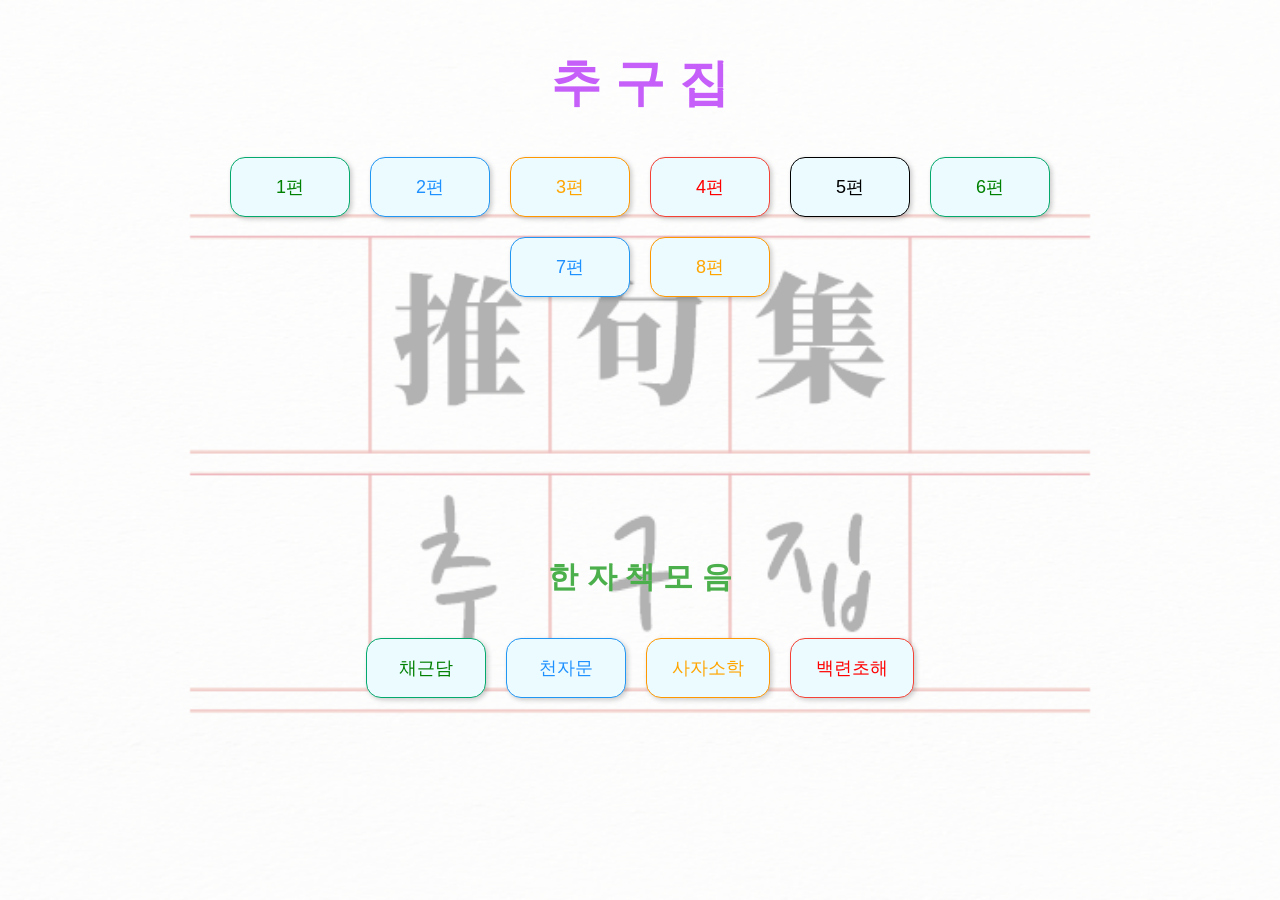
<file: index.html>
<!DOCTYPE html>
<html lang="ko">
<head>
    <meta charset="UTF-8">
    <meta name="viewport" content="width=device-width, initial-scale=1.0">
    <meta name="description" content="옛날 시인들이 쓴 유명한 시 가운데서 학생들이 본받을 만한 좋은 구절만을 뽑아놓은 작자 미상의 한자교재">
    <!-- Google tag (gtag.js) -->
    <script async src="https://www.googletagmanager.com/gtag/js?id=G-24K3BL5ZW8"></script>
    <script>
        window.dataLayer = window.dataLayer || [];
        function gtag(){dataLayer.push(arguments);}
        gtag('js', new Date());

        gtag('config', 'G-24K3BL5ZW8');
    </script>
    <title>추구집 목차 - 각 구절이 5언 절구로 이루어진 한자교재(원문ㆍ전문ㆍ해설ㆍ뜻풀이)</title>
    <style>
        /* 기본 스타일 */
        body {
            margin: 0;
            padding: 0;
            font-family: 'Malgun Gothic', 'Apple SD Gothic Neo', sans-serif;
            /* background-image 속성은 body에서 제거합니다. */
            /* background-size, background-position, background-attachment도 body에서 제거하고 가상 요소에 적용합니다. */
            min-height: 100vh;
            display: flex;
            flex-direction: column;
            align-items: center;
            overflow-x: hidden;
            position: relative; /* 가상 요소의 위치 기준을 body로 설정 */
            z-index: 1; /* body 내용이 가상 요소 위에 오도록 설정 */
        }

        body::before {
            content: ''; /* 가상 요소는 content 속성이 필수입니다. */
            position: absolute; /* body에 대해 절대 위치로 설정 */
            top: 0;
            left: 0;
            width: 100%;
            height: 100%;
            background-image: url('index.png');
            background-size: cover;
            background-position: center;
            background-attachment: fixed;
            opacity: 0.3; /* 여기서 투명도를 조절합니다. 0 (완전 투명) ~ 1 (완전 불투명) */
            z-index: -1; /* body 내용보다 뒤에 오도록 설정 */
        }

        h1 {
            font-size: 50px;
            margin-top: 50px;
            margin-bottom: 30px; /* 제목 아래 여백 조절 */
            color: #C65FF9; /* 제목 색상 조정 */
            text-align: center; /* 제목 중앙 정렬 */
            width: 100%; /* 너비를 100%로 설정하여 중앙 정렬이 잘 적용되도록 */
        }

        h2 {
            font-size: 30px;
            margin-top: 200px;
            margin-bottom: 30px; /* 제목 아래 여백 조절 */
            color: #4BAF4B	; /* 제목 색상 조정 */
            text-align: center; /* 제목 중앙 정렬 */
            width: 100%; /* 너비를 100%로 설정하여 중앙 정렬이 잘 적용되도록 */
        }

        a {
            text-decoration-line: none;
            color: #C12DFF; /* 링크 기본 색상 유지 */
        }

        /* 버튼 컨테이너 - 버튼들을 그룹화하고 정렬하기 위해 사용 */
        .button-container {
            display: flex;
            flex-wrap: wrap; /* 버튼들이 화면 크기에 맞춰 자동으로 다음 줄로 넘어가도록 */
            justify-content: center; /* 버튼들을 가운데 정렬 */
            align-items: center;
            width: 90%; /* 컨테이너 너비 제한하여 너무 넓게 퍼지지 않도록 */
            max-width: 900px; /* 최대 너비 설정 */
            margin-bottom: 50px; /* 컨테이너 아래 여백 */
        }

        /* 버튼 기본 스타일 */
        .btn {
            border: 1px solid; /* 경계선 유지 */
            background-color: #EBFBFF;
            color: black;
            padding: 15px 25px; /* 패딩 조정 */
            font-size: 18px; /* 기본 글자 크기 조정 */
            cursor: pointer;
            border-radius: 15px;
            margin: 10px; /* 버튼 간 간격 조정 */
            min-width: 120px; /* 버튼 최소 너비 설정 (텍스트가 짧아도 일관된 크기 유지) */
            text-align: center; /* 버튼 텍스트 중앙 정렬 */
            box-shadow: 2px 2px 5px rgba(0, 0, 0, 0.2); /* 은은한 그림자 추가 */
            transition: all 0.3s ease; /* 호버 효과를 위한 부드러운 전환 */
            display: flex; /* flex를 사용하여 a 태그 내부의 텍스트도 중앙 정렬 */
            justify-content: center;
            align-items: center;
            height: 60px; /* 버튼 높이 고정 */
        }

        .btn:hover {
            opacity: 0.8; /* 호버 시 약간 투명하게 */
            transform: translateY(-2px); /* 살짝 위로 뜨는 효과 */
            box-shadow: 4px 4px 10px rgba(0, 0, 0, 0.3); /* 그림자 진하게 */
        }

        /* 각 버튼 색상 */
        .success { border-color: #04AA6D; color: green; }
        .success:hover { background-color: #04AA6D; color: white; }

        .info { border-color: #2196F3; color: dodgerblue; }
        .info:hover { background: #2196F3; color: white; }

        .warning { border-color: #ff9800; color: orange; }
        .warning:hover { background: #ff9800; color: white; }

        .danger { border-color: #f44336; color: red; }
        .danger:hover { background: #f44336; color: white; }

        .default { border-color: black; color: black; }
        .default:hover { background: #e7e7e7; color: black; } /* 호버 시 글자색을 black으로 명시 */

        /* 미디어 쿼리 */

        /* 노트북 & 태블릿 가로 (해상도 1024px ~ 1279px)*/
        @media all and (min-width: 1024px) and (max-width: 1279px) {
            h1 {
                font-size: 45px;
                margin-top: 40px;
                margin-bottom: 25px;
            }
            .btn {
                font-size: 17px;
                padding: 12px 20px;
                height: 55px;
                min-width: 110px;
            }
        }

        /* 태블릿 가로 & 세로 (해상도 768px ~ 1023px)*/
        @media all and (min-width: 768px) and (max-width: 1023px) {
            h1 {
                font-size: 40px;
                margin-top: 35px;
                margin-bottom: 20px;
            }
            .btn {
                font-size: 16px;
                padding: 10px 18px;
                height: 50px;
                min-width: 100px;
                margin: 8px;
            }
            .button-container {
                width: 95%; /* 태블릿에서 컨테이너 너비 확장 */
            }
        }

        /* 모바일 가로 (해상도 480px ~ 767px)*/
        @media all and (min-width: 480px) and (max-width: 767px) {
            h1 {
                font-size: 35px;
                margin-top: 30px;
                margin-bottom: 15px;
            }
            .btn {
                font-size: 15px;
                padding: 8px 15px;
                height: 45px;
                min-width: 90px;
                margin: 7px;
            }
            .button-container {
                width: 95%;
            }
        }

        /* 모바일 세로 (해상도 ~ 479px)*/
        @media all and (max-width: 479px) {
            h1 {
                font-size: 30px;
                margin-top: 25px;
                margin-bottom: 10px;
            }
            .btn {
                font-size: 14px;
                padding: 6px 12px;
                height: 40px;
                min-width: 80px;
                margin: 5px;
                border-radius: 10px; /* 작은 화면에 더 잘 어울리도록 */
            }
            .button-container {
                width: 100%; /* 가장 작은 화면에서는 컨테이너 너비 100% */
                padding: 0 5px; /* 좌우 여백 추가 */
            }
        }
    </style>
</head>
<body>
    <h1>추 구 집</h1>

    <div class="button-container">
        <a href="contents-1.html"><button class="btn success">1편</button></a>
        <a href="contents-2.html"><button class="btn info">2편</button></a>
        <a href="contents-3.html"><button class="btn warning">3편</button></a>
        <a href="contents-4.html"><button class="btn danger">4편</button></a>
        <a href="contents-5.html"><button class="btn default">5편</button></a>
        <a href="contents-6.html"><button class="btn success">6편</button></a>
        <a href="contents-7.html"><button class="btn info">7편</button></a>
        <a href="contents-8.html"><button class="btn warning">8편</button></a>
    </div>

     <h2>한 자 책 모 음</h2>

    <div class="button-container">
        <a href="https://jiminchido.github.io/cheageundam"><button class="btn success">채근담</button></a>
        <a href="https://jiminchido.github.io/cheonjamoon"><button class="btn info">천자문</button></a>
        <a href="https://jiminchido.github.io/sajasohak"><button class="btn warning">사자소학</button></a>
        <a href="https://jiminchido.github.io/baeklyeonchohae"><button class="btn danger">백련초해</button></a>
    </div>
</body>
</html>
</file>
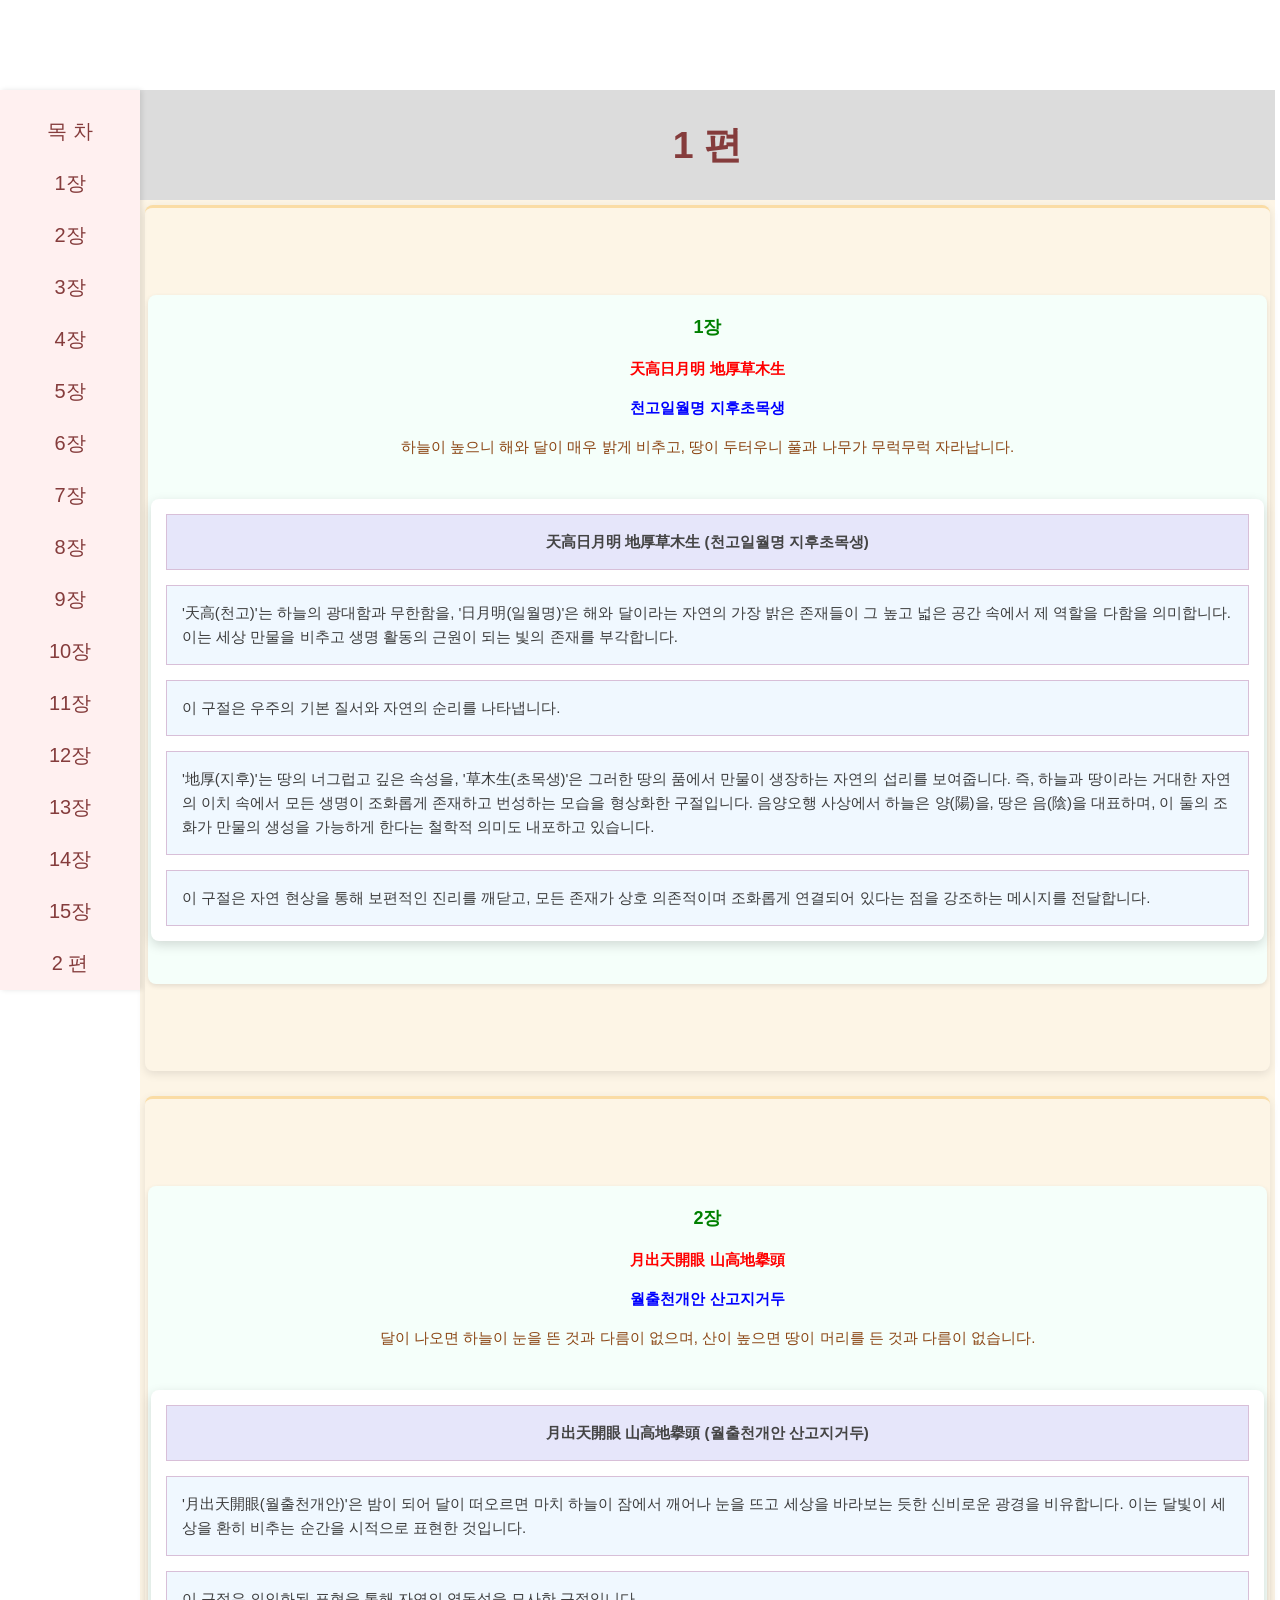
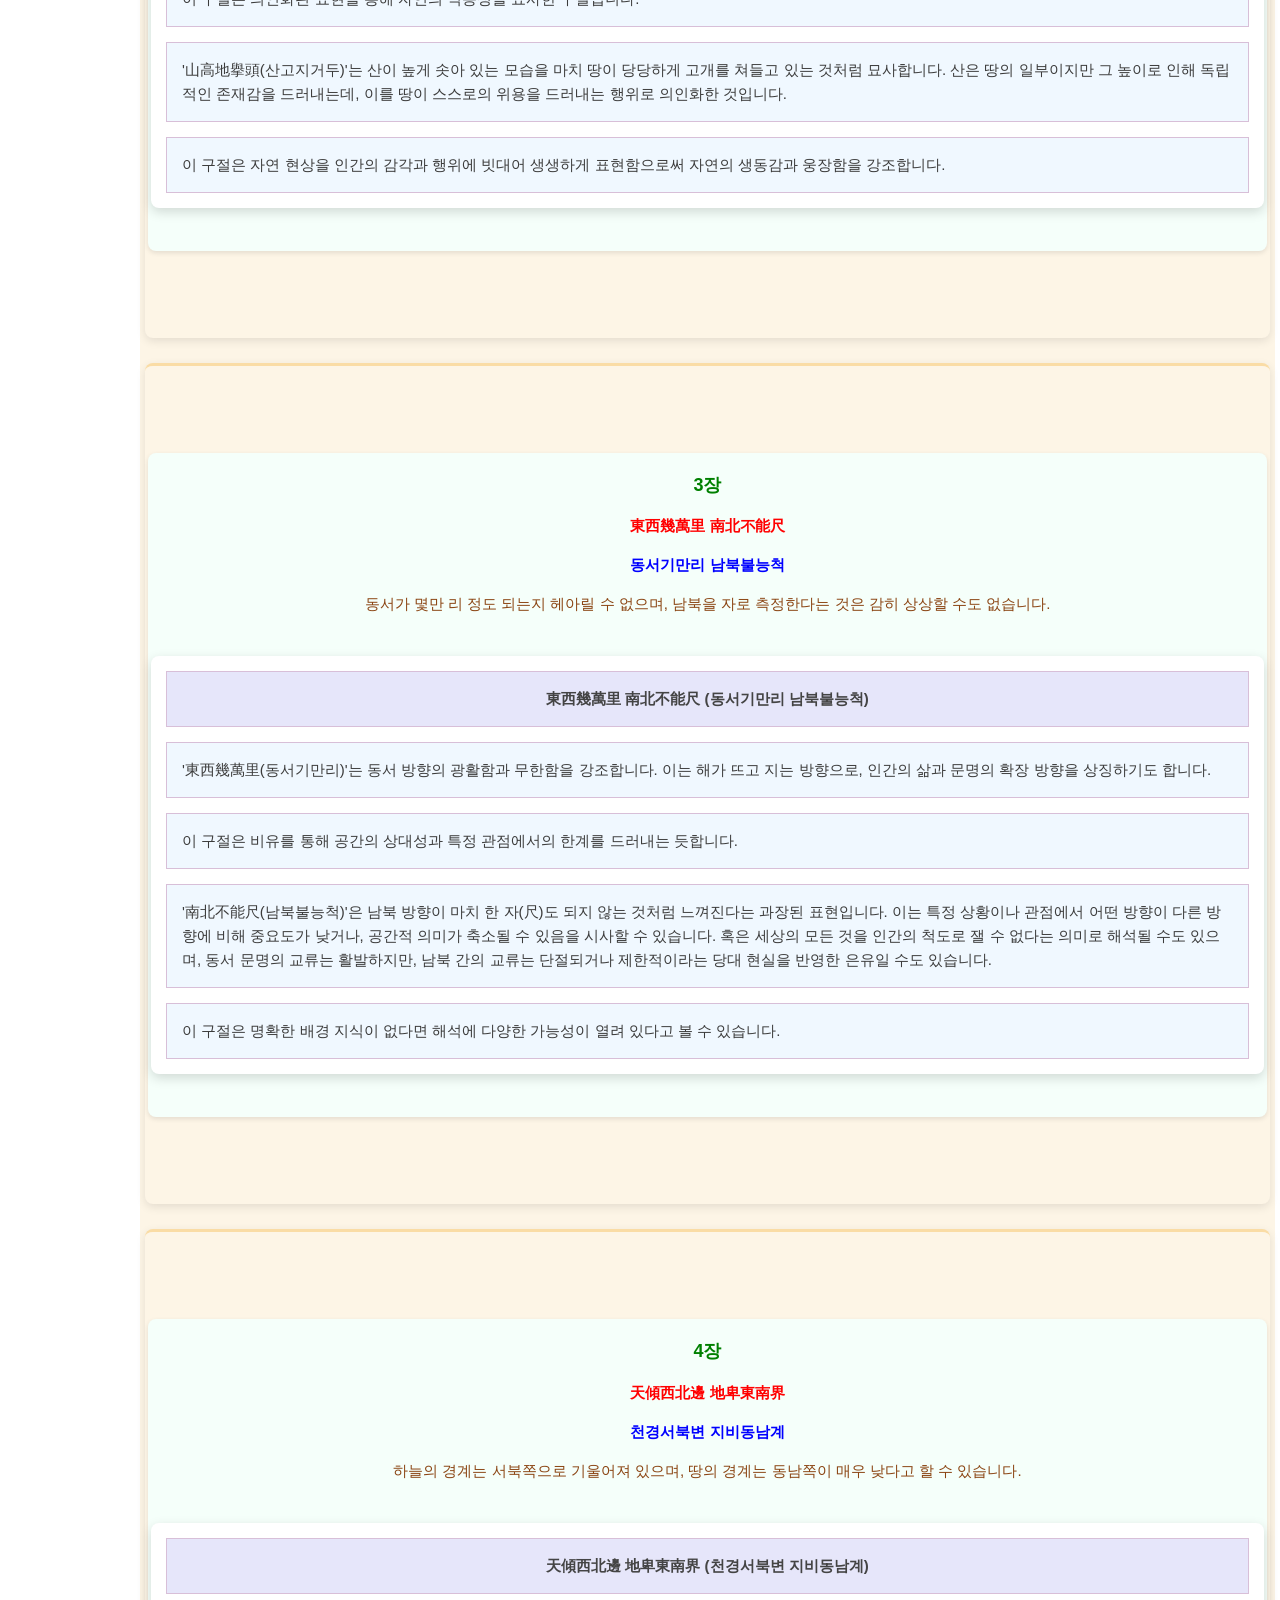
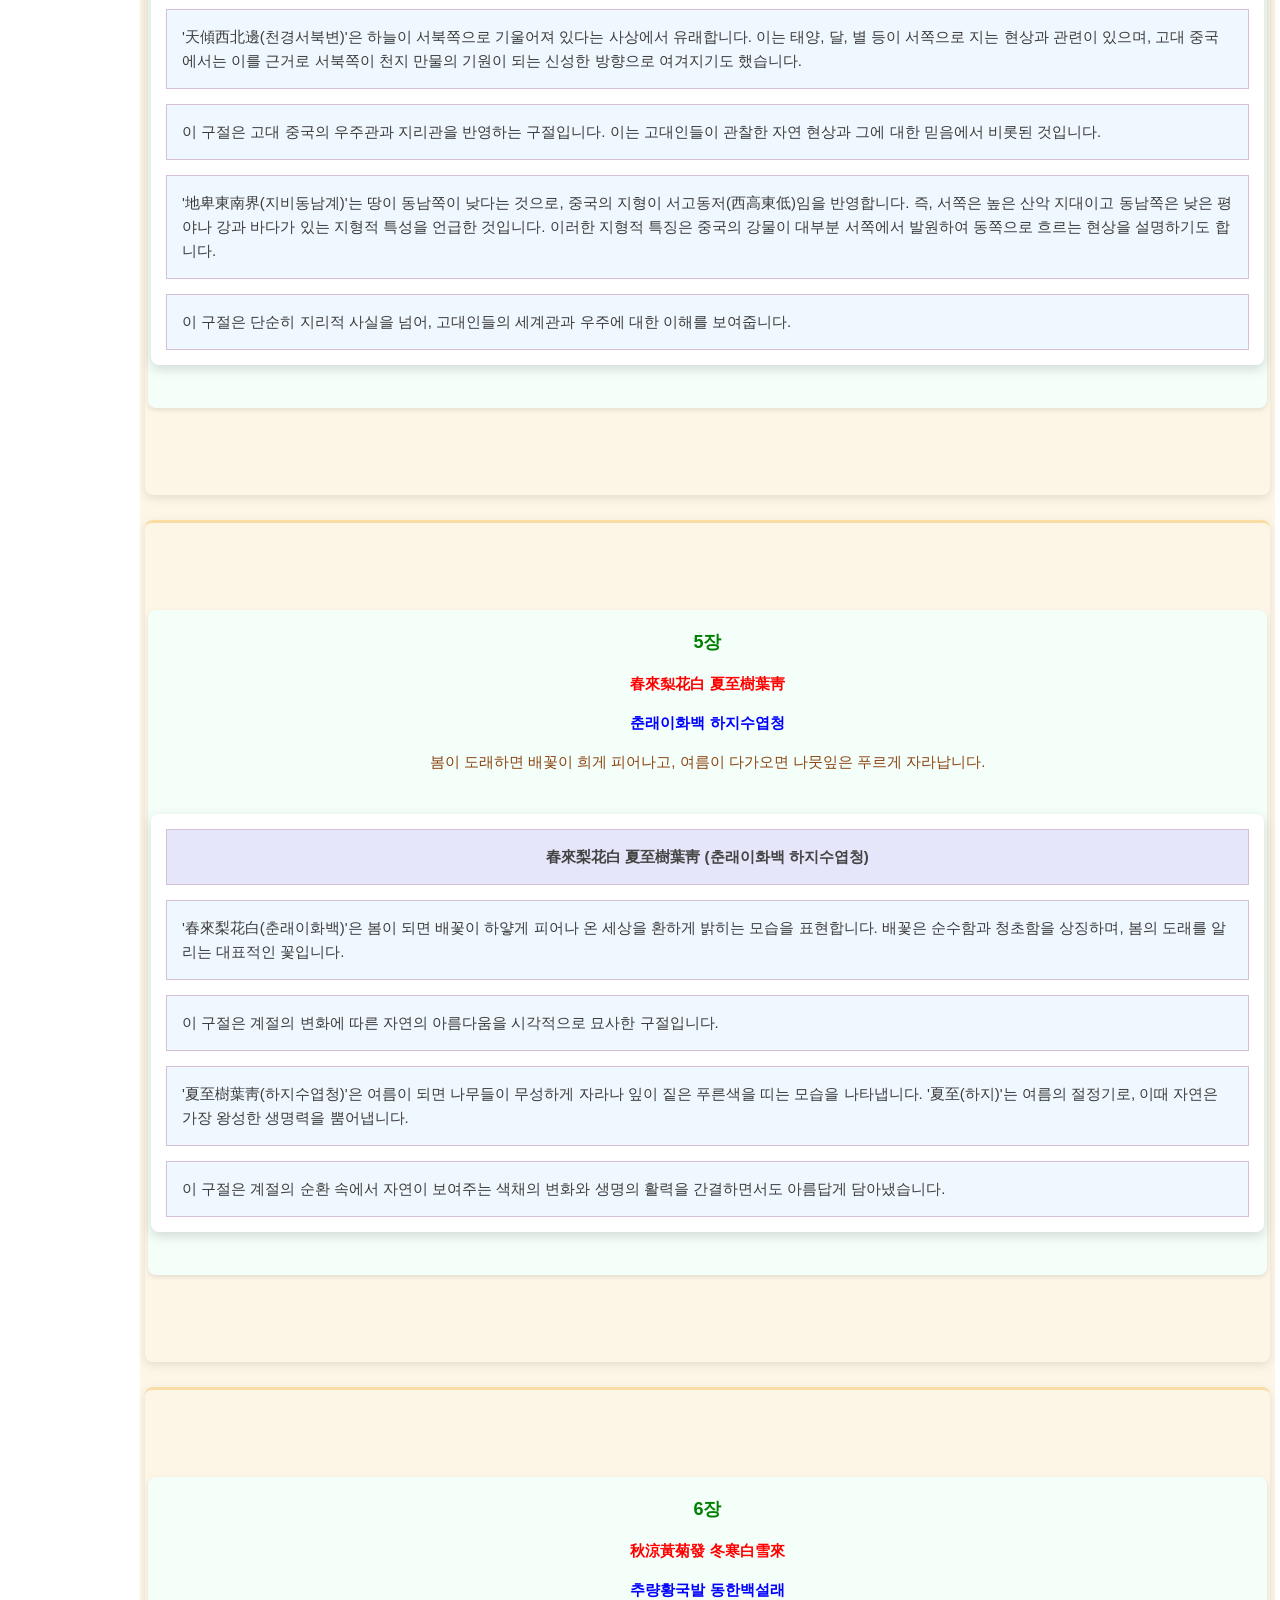
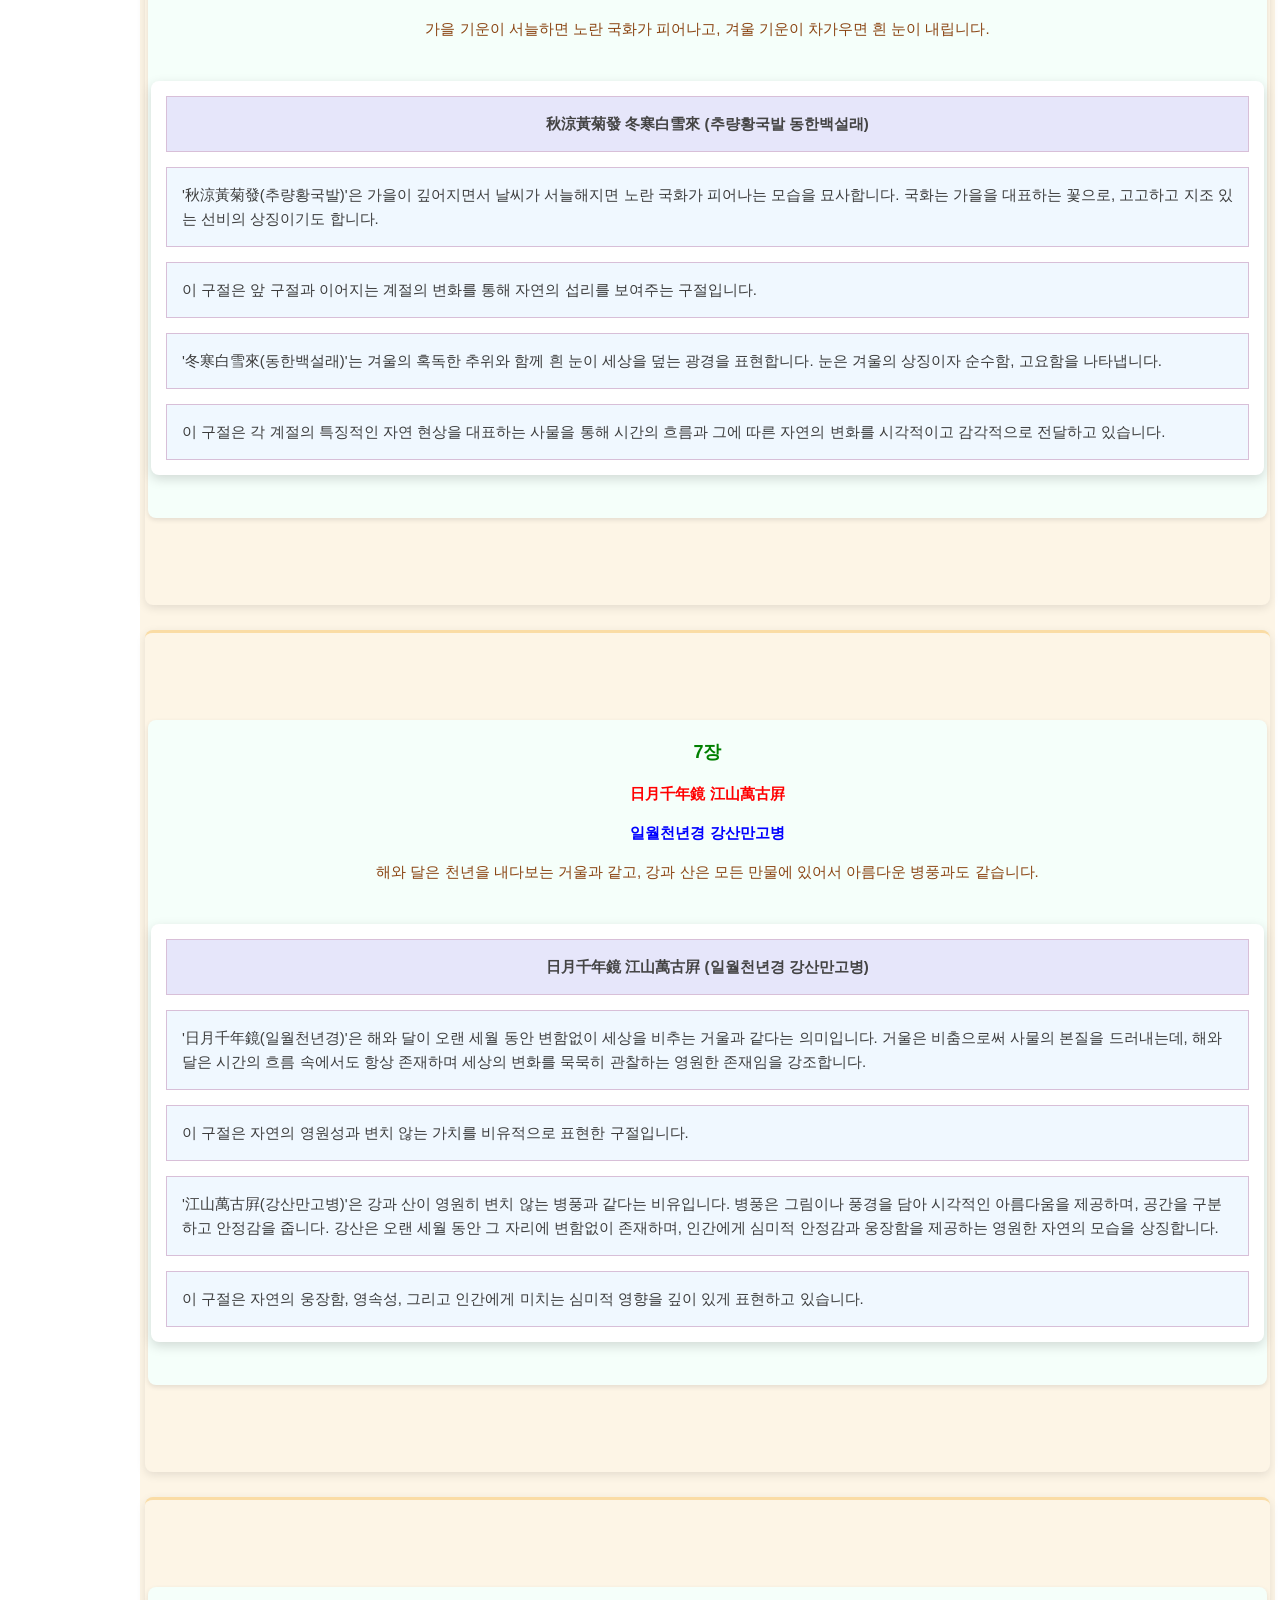
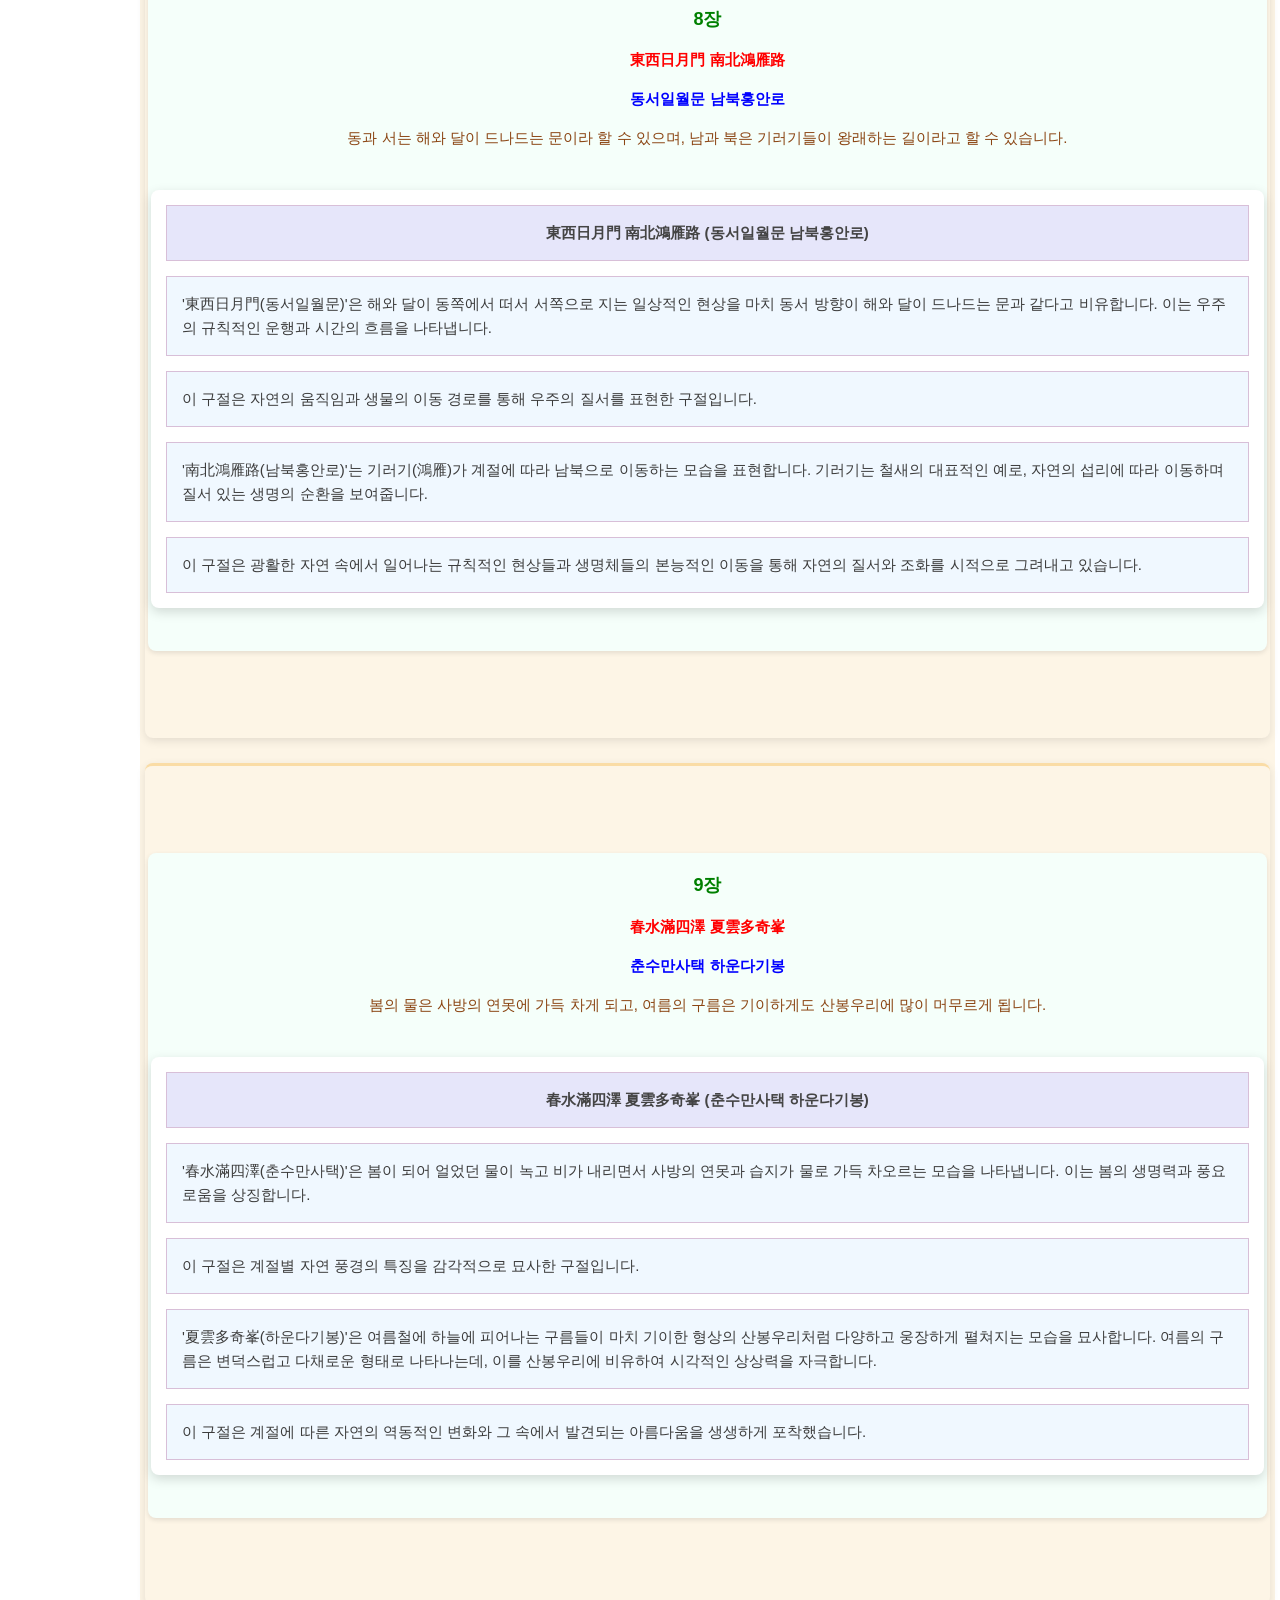
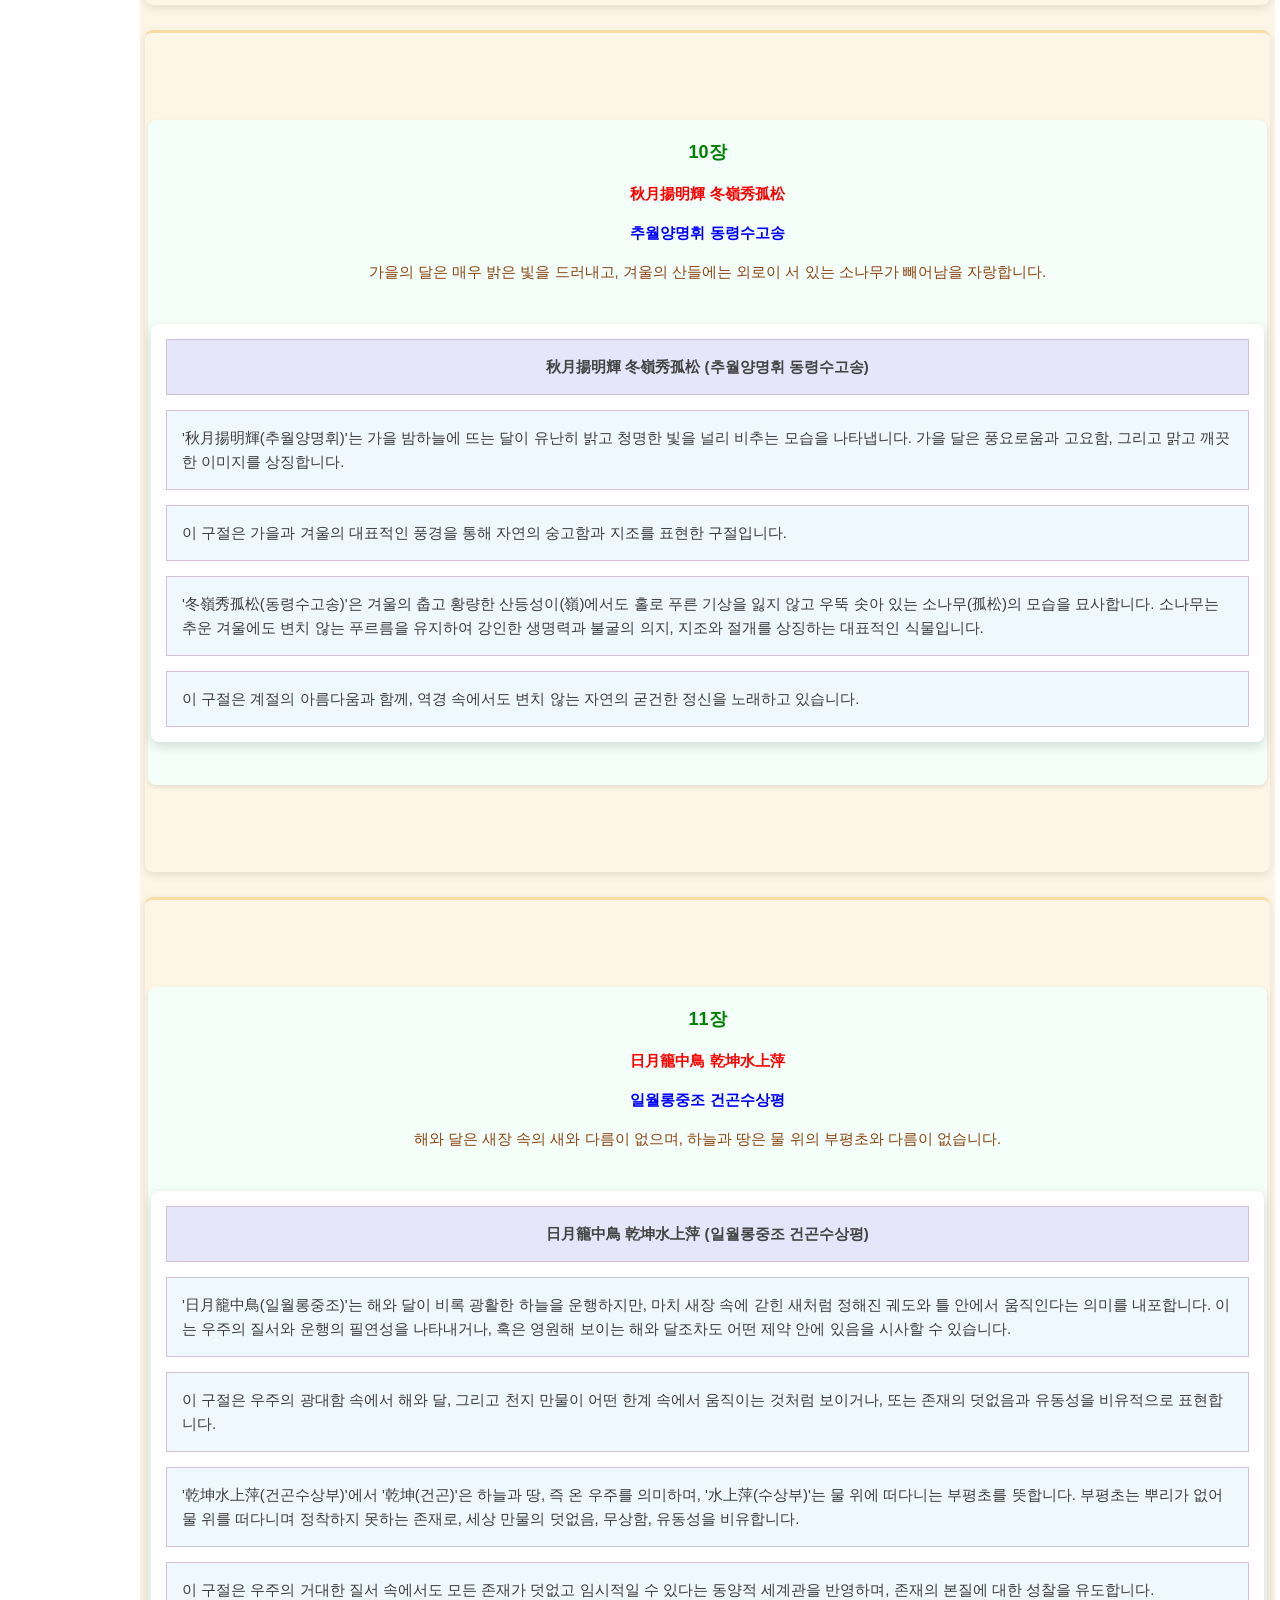
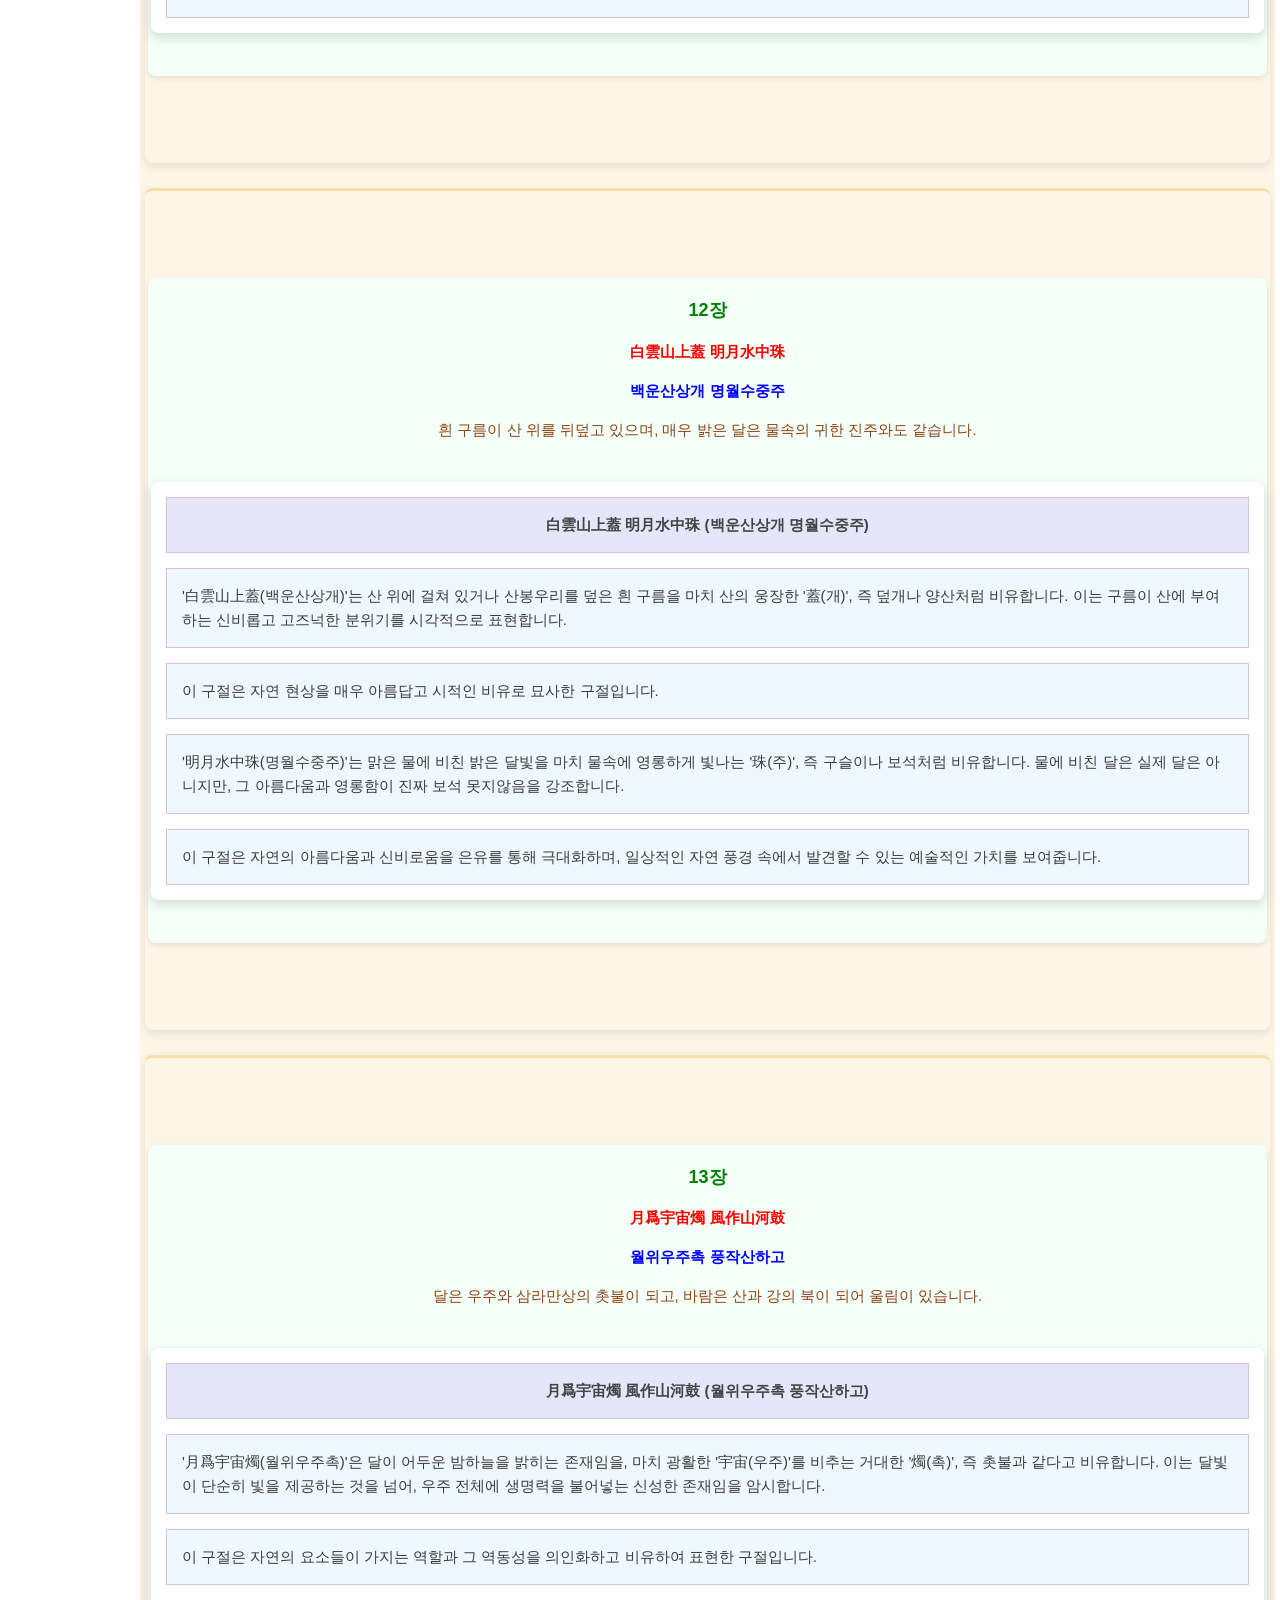
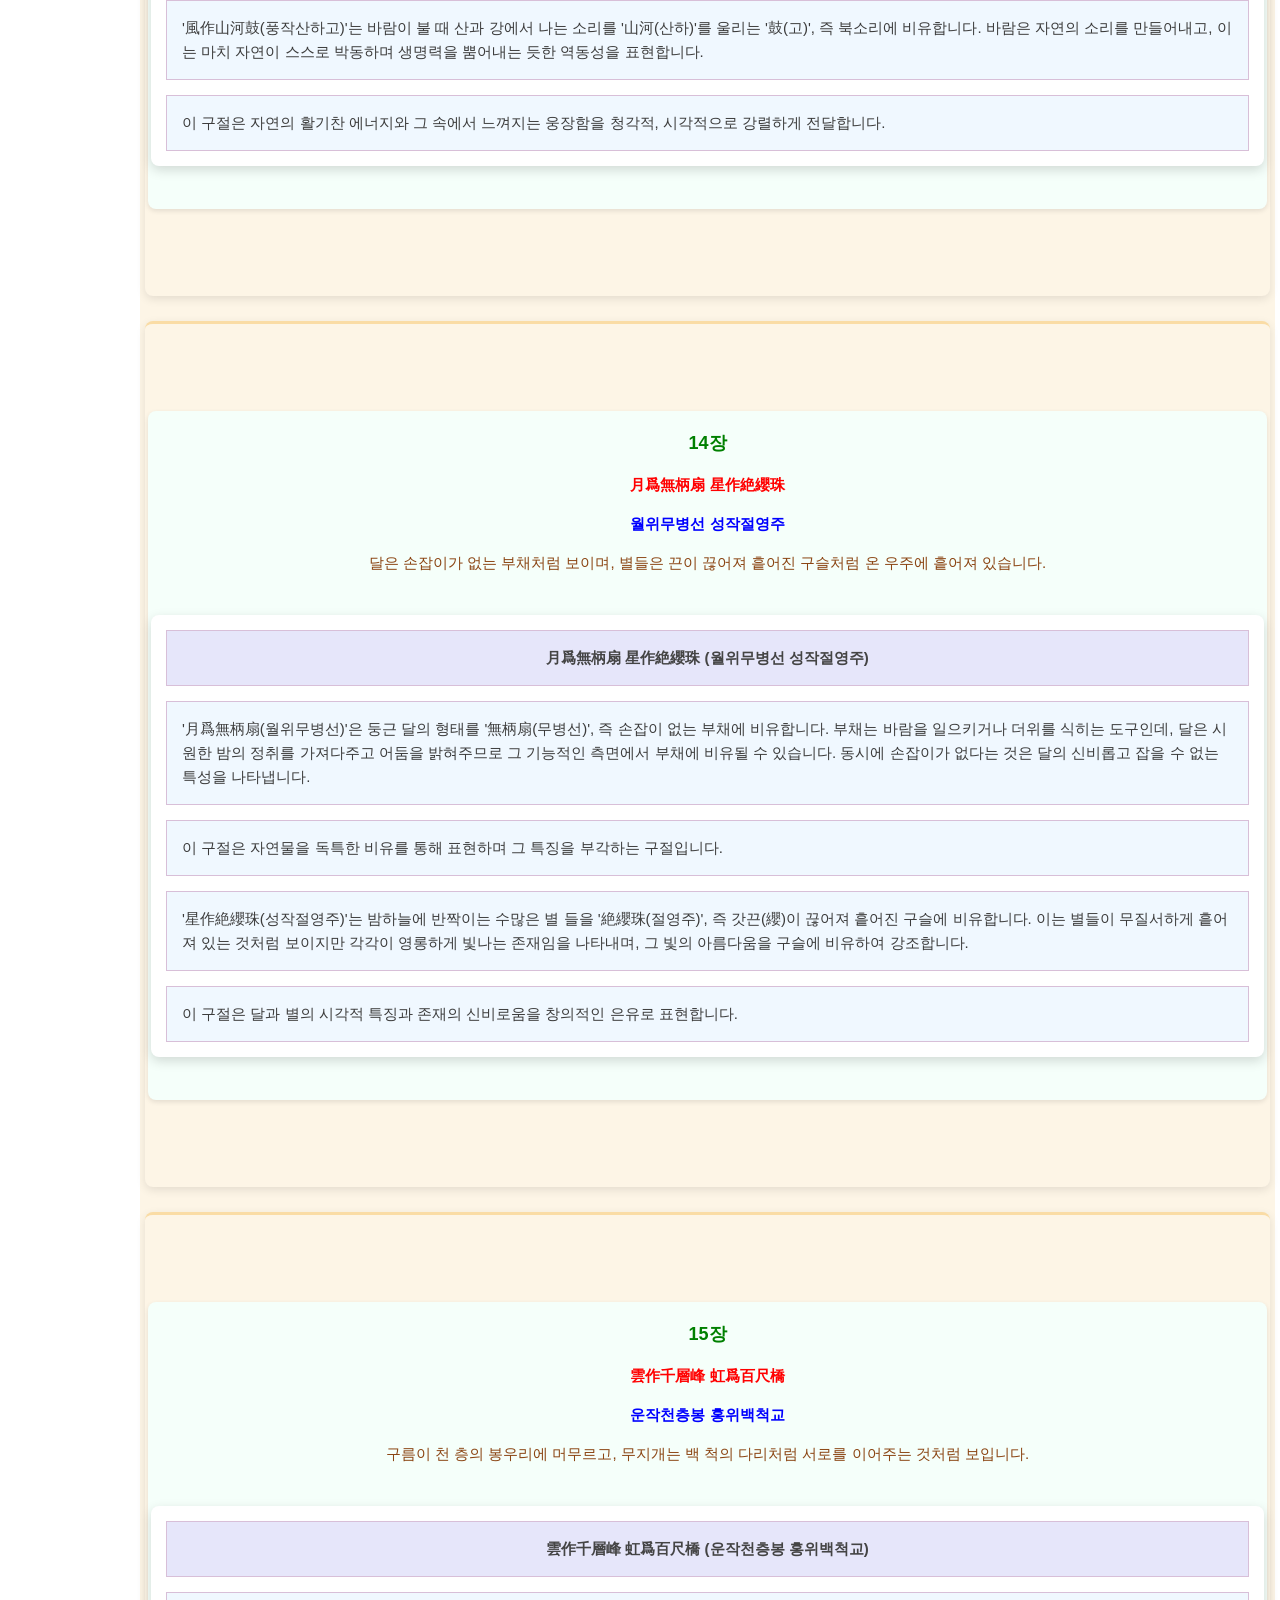
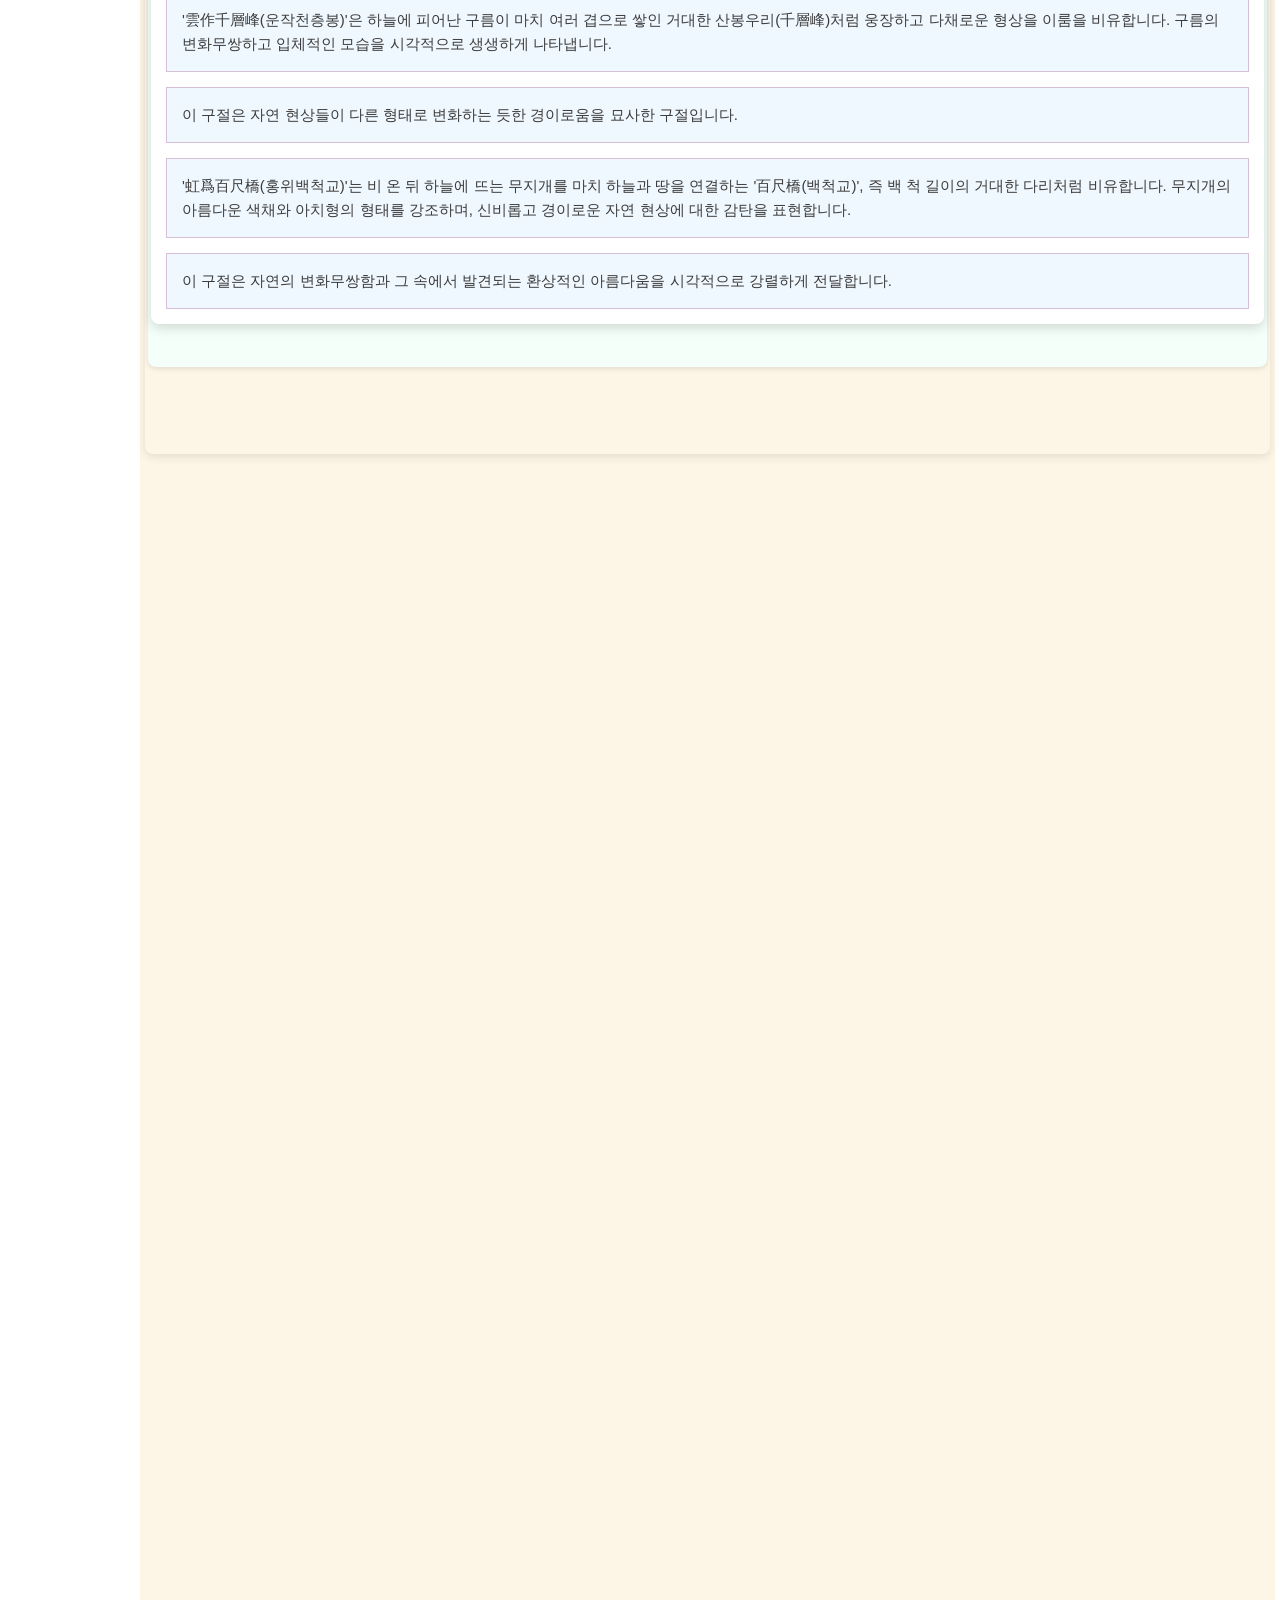
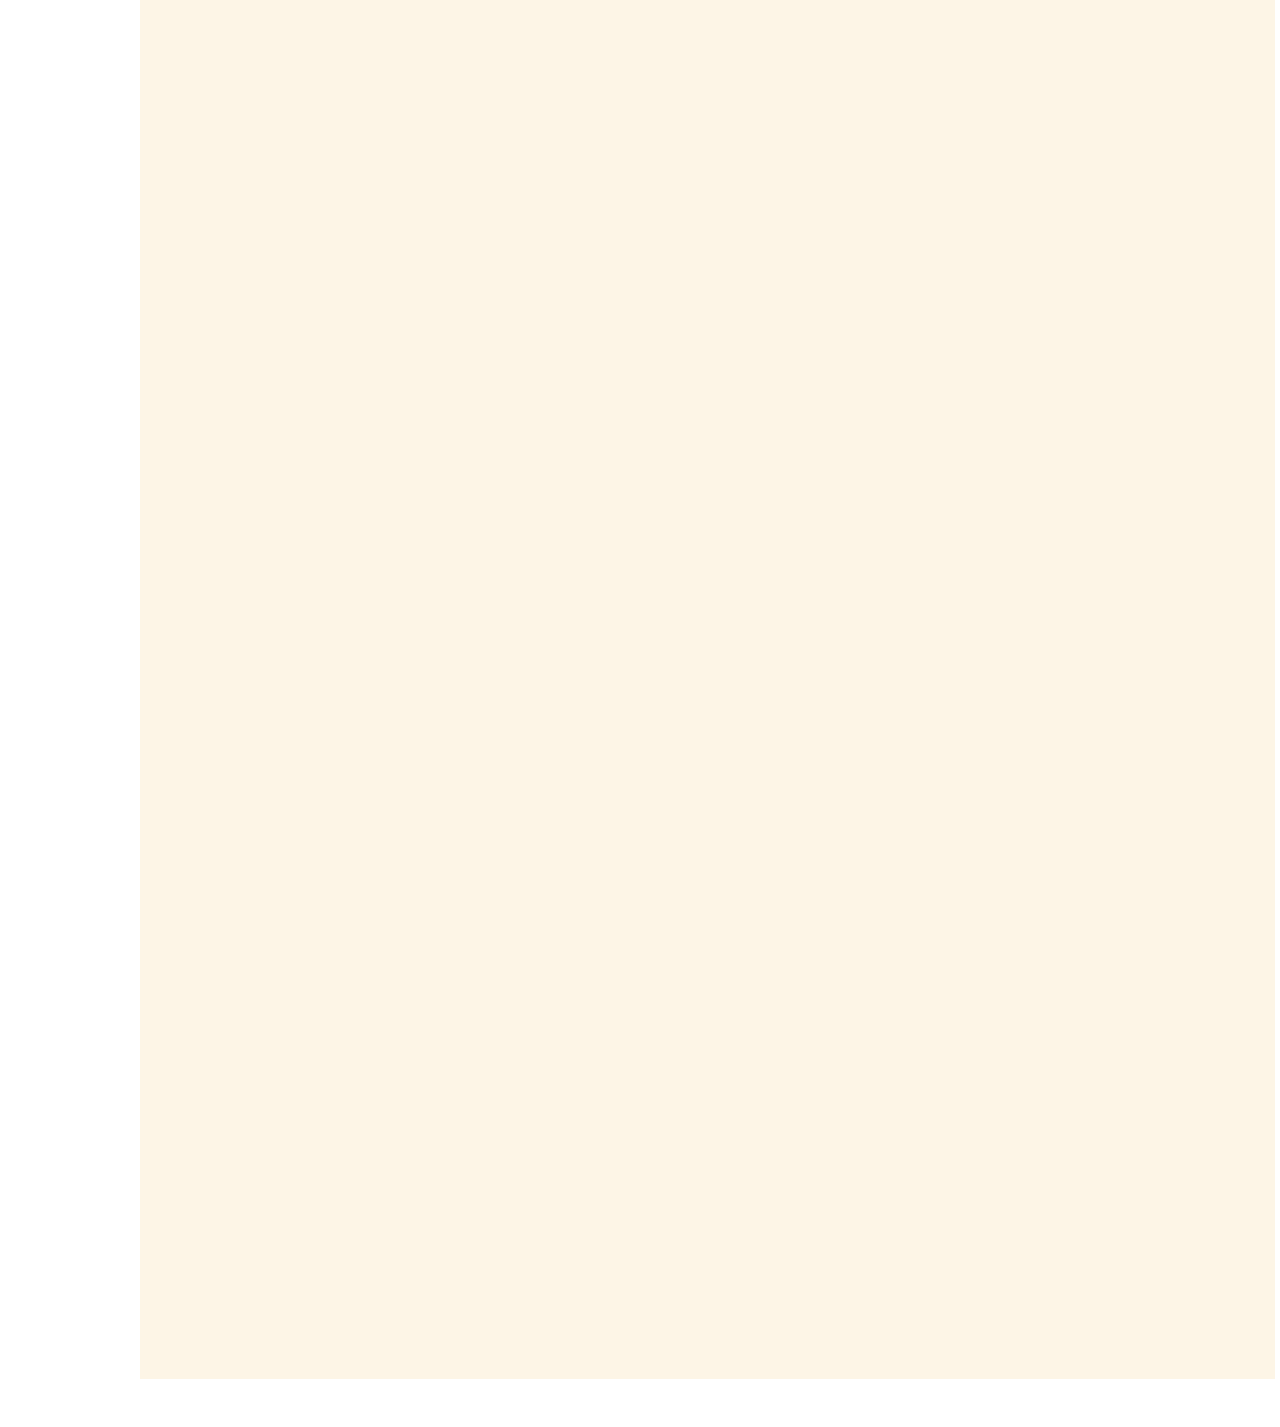
<file: contents-1.html>
<!DOCTYPE html>
<html lang="ko">
<head>
    <meta charset="UTF-8">
    <meta name="viewport" content="width=device-width, initial-scale=1.0">
    <meta name="description" content="옛날 시인들이 쓴 유명한 시 가운데서 학생들이 본받을 만한 좋은 구절만을 뽑아놓은 작자 미상의 한자교재">
    <!-- Google tag (gtag.js) -->
    <script async src="https://www.googletagmanager.com/gtag/js?id=G-24K3BL5ZW8"></script>
    <script>
        window.dataLayer = window.dataLayer || [];
        function gtag(){dataLayer.push(arguments);}
        gtag('js', new Date());

        gtag('config', 'G-24K3BL5ZW8');
    </script>
    <title>추구집 1편 - 각 구절이 5언 절구로 이루어진 한자교재(원문ㆍ전문ㆍ해설ㆍ뜻풀이)</title>
    <link rel="stylesheet" href="style.css" />
</head>
<body>
  <div class="sidenav">
    <a href="index.html">목 차</a>
    <nav>
      <a href="#section1">1장</a>
      <a href="#section2">2장</a>
      <a href="#section3">3장</a>
      <a href="#section4">4장</a>
      <a href="#section5">5장</a>
      <a href="#section6">6장</a>
      <a href="#section7">7장</a>
      <a href="#section8">8장</a>
      <a href="#section9">9장</a>
      <a href="#section10">10장</a>
      <a href="#section11">11장</a>
      <a href="#section12">12장</a>
      <a href="#section13">13장</a>
      <a href="#section14">14장</a>
      <a href="#section15">15장</a>
      <a href="contents-2.html">2 편</a>
    </nav >
  </div>  

  <div class="main">

    <button onclick="topFunction()" id="myBtn" title="Go to top">Top</button>

    <div style="background-color:#dcdcdc;color:#9E5A5A;padding:5px"><h1>1 편</h1></div>
    <div style="background-color:#FDF5E6;color:#3c3c3c;padding:5px 5px 2500px">
      
      <section id="section1">
          <div class="text_box">
            <p><span id="first" class="js">1장</span></p5>
            <div class="js">天高日月明 地厚草木生</div> 
            <P><span>천고일월명 지후초목생</span></p>
            <p>하늘이 높으니 해와 달이 매우 밝게 비추고, 땅이 두터우니 풀과 나무가 무럭무럭 자라납니다.</p>
            <div2>
            <table>
              <thead>
                  <tr>
                    <th>天高日月明 地厚草木生 (천고일월명 지후초목생)</th>
                  </tr>
              </thead>
              <tbody>
                  <tr>
                    <td>'天高(천고)'는 하늘의 광대함과 무한함을, '日月明(일월명)'은 해와 달이라는 자연의 가장 밝은 존재들이 그 높고 넓은 공간 속에서 제 역할을 다함을 의미합니다. 이는 세상 만물을 비추고 생명 활동의 근원이 되는 빛의 존재를 부각합니다.</td>
                  </tr>
                  <tr>
                    <td>이 구절은 우주의 기본 질서와 자연의 순리를 나타냅니다.</td>
                  </tr>
                  <tr>
                    <td>'地厚(지후)'는 땅의 너그럽고 깊은 속성을, '草木生(초목생)'은 그러한 땅의 품에서 만물이 생장하는 자연의 섭리를 보여줍니다. 즉, 하늘과 땅이라는 거대한 자연의 이치 속에서 모든 생명이 조화롭게 존재하고 번성하는 모습을 형상화한 구절입니다. 음양오행 사상에서 하늘은 양(陽)을, 땅은 음(陰)을 대표하며, 이 둘의 조화가 만물의 생성을 가능하게 한다는 철학적 의미도 내포하고 있습니다.</td>
                  </tr>
                  <tr>
                    <td>이 구절은 자연 현상을 통해 보편적인 진리를 깨닫고, 모든 존재가 상호 의존적이며 조화롭게 연결되어 있다는 점을 강조하는 메시지를 전달합니다.</td>
                  </tr>
              </tbody>
            </table>   
            </div2>
          </div>      
      </section>

      <section id="section2">
          <div class="text_box">
            <p><span id="first" class="js">2장</span></p> 
            <div class="js">月出天開眼 山高地擧頭</div>
            <P><span>월출천개안 산고지거두</span></p> 
            <P>달이 나오면 하늘이 눈을 뜬 것과 다름이 없으며, 산이 높으면 땅이 머리를 든 것과 다름이 없습니다.</p>
            <div2>
            <table>
              <thead>
                  <tr>
                    <th>月出天開眼 山高地擧頭 (월출천개안 산고지거두)</th>
                  </tr>
              </thead>
              <tbody>
                  <tr>
                    <td>'月出天開眼(월출천개안)'은 밤이 되어 달이 떠오르면 마치 하늘이 잠에서 깨어나 눈을 뜨고 세상을 바라보는 듯한 신비로운 광경을 비유합니다. 이는 달빛이 세상을 환히 비추는 순간을 시적으로 표현한 것입니다.</td>
                  </tr>
                  <tr>
                    <td>이 구절은 의인화된 표현을 통해 자연의 역동성을 묘사한 구절입니다.</td>
                  </tr>
                  <tr>
                    <td>'山高地擧頭(산고지거두)'는 산이 높게 솟아 있는 모습을 마치 땅이 당당하게 고개를 쳐들고 있는 것처럼 묘사합니다. 산은 땅의 일부이지만 그 높이로 인해 독립적인 존재감을 드러내는데, 이를 땅이 스스로의 위용을 드러내는 행위로 의인화한 것입니다.</td>
                  </tr>
                   <tr>
                    <td>이 구절은 자연 현상을 인간의 감각과 행위에 빗대어 생생하게 표현함으로써 자연의 생동감과 웅장함을 강조합니다.</td>
                  </tr>
              </tbody>
            </table>   
            </div2>
          </div>
      </section>

      <section id="section3">
          <div class="text_box">
            <p><span id="first" class="js">3장</span></p> 
            <div class="js">東西幾萬里 南北不能尺</div>
            <P><span>동서기만리 남북불능척</span></p> 
            <P>동서가 몇만 리 정도 되는지 헤아릴 수 없으며, 남북을 자로 측정한다는 것은 감히 상상할 수도 없습니다.</p>
            <div2>
            <table>
              <thead>
                  <tr>
                    <th>東西幾萬里 南北不能尺 (동서기만리 남북불능척)</th>
                  </tr>
              </thead>
              <tbody>
                  <tr>
                    <td>'東西幾萬里(동서기만리)'는 동서 방향의 광활함과 무한함을 강조합니다. 이는 해가 뜨고 지는 방향으로, 인간의 삶과 문명의 확장 방향을 상징하기도 합니다.</td>
                  </tr>
                  <tr>
                    <td>이 구절은 비유를 통해 공간의 상대성과 특정 관점에서의 한계를 드러내는 듯합니다.</td>
                  </tr>
                  <tr>
                    <td>'南北不能尺(남북불능척)'은 남북 방향이 마치 한 자(尺)도 되지 않는 것처럼 느껴진다는 과장된 표현입니다. 이는 특정 상황이나 관점에서 어떤 방향이 다른 방향에 비해 중요도가 낮거나, 공간적 의미가 축소될 수 있음을 시사할 수 있습니다. 혹은 세상의 모든 것을 인간의 척도로 잴 수 없다는 의미로 해석될 수도 있으며, 동서 문명의 교류는 활발하지만, 남북 간의 교류는 단절되거나 제한적이라는 당대 현실을 반영한 은유일 수도 있습니다.</td>
                  </tr>
                   <tr>
                    <td>이 구절은 명확한 배경 지식이 없다면 해석에 다양한 가능성이 열려 있다고 볼 수 있습니다.</td>
                  </tr>
              </tbody>
            </table>   
            </div2>
          </div>
      </section>

      <section id="section4">
          <div class="text_box">
            <p><span id="first" class="js">4장</span></p> 
            <div class="js">天傾西北邊 地卑東南界</div> 
            <P><span>천경서북변 지비동남계</span></p>
            <p>하늘의 경계는 서북쪽으로 기울어져 있으며, 땅의 경계는 동남쪽이 매우 낮다고 할 수 있습니다.</p>
            <div2>
            <table>
              <thead>
                  <tr>
                    <th>天傾西北邊 地卑東南界 (천경서북변 지비동남계)</th>
                  </tr>
              </thead>
              <tbody> 
                  <tr>
                    <td>'天傾西北邊(천경서북변)'은 하늘이 서북쪽으로 기울어져 있다는 사상에서 유래합니다. 이는 태양, 달, 별 등이 서쪽으로 지는 현상과 관련이 있으며, 고대 중국에서는 이를 근거로 서북쪽이 천지 만물의 기원이 되는 신성한 방향으로 여겨지기도 했습니다.</td>
                  </tr>
                  <tr>
                    <td>이 구절은 고대 중국의 우주관과 지리관을 반영하는 구절입니다. 이는 고대인들이 관찰한 자연 현상과 그에 대한 믿음에서 비롯된 것입니다.</td>
                  </tr>
                  <tr>
                    <td>'地卑東南界(지비동남계)'는 땅이 동남쪽이 낮다는 것으로, 중국의 지형이 서고동저(西高東低)임을 반영합니다. 즉, 서쪽은 높은 산악 지대이고 동남쪽은 낮은 평야나 강과 바다가 있는 지형적 특성을 언급한 것입니다. 이러한 지형적 특징은 중국의 강물이 대부분 서쪽에서 발원하여 동쪽으로 흐르는 현상을 설명하기도 합니다.</td>
                  </tr>
                   <tr>
                    <td>이 구절은 단순히 지리적 사실을 넘어, 고대인들의 세계관과 우주에 대한 이해를 보여줍니다.</td>
                  </tr>
              </tbody>
            </table>   
            </div2>
          </div>
      </section>
      
      <section id="section5">
          <div class="text_box">
            <p><span id="first" class="js">5장</span></p> 
            <div class="js">春來梨花白 夏至樹葉靑</div> 
            <P><span>춘래이화백 하지수엽청</span></p>
            <p>봄이 도래하면 배꽃이 희게 피어나고, 여름이 다가오면 나뭇잎은 푸르게 자라납니다.</p>
            <div2>
            <table>
              <thead>
                  <tr>
                    <th>春來梨花白 夏至樹葉靑 (춘래이화백 하지수엽청)</th>
                  </tr>
              </thead>
              <tbody> 
                  <tr>
                    <td>'春來梨花白(춘래이화백)'은 봄이 되면 배꽃이 하얗게 피어나 온 세상을 환하게 밝히는 모습을 표현합니다. 배꽃은 순수함과 청초함을 상징하며, 봄의 도래를 알리는 대표적인 꽃입니다.</td>
                  </tr>
                  <tr>
                    <td>이 구절은 계절의 변화에 따른 자연의 아름다움을 시각적으로 묘사한 구절입니다.</td>
                  </tr>
                  <tr>
                    <td>'夏至樹葉靑(하지수엽청)'은 여름이 되면 나무들이 무성하게 자라나 잎이 짙은 푸른색을 띠는 모습을 나타냅니다. '夏至(하지)'는 여름의 절정기로, 이때 자연은 가장 왕성한 생명력을 뿜어냅니다.</td>
                  </tr>
                   <tr>
                    <td>이 구절은 계절의 순환 속에서 자연이 보여주는 색채의 변화와 생명의 활력을 간결하면서도 아름답게 담아냈습니다.</td>
                  </tr>
              </tbody>
            </table>   
            </div2>
          </div>
      </section>

      <section id="section6">
          <div class="text_box">
            <p><span id="first" class="js">6장</span></p> 
            <div class="js">秋涼黃菊發 冬寒白雪來</div> 
            <P><span>추량황국발 동한백설래</span></p>
            <p>가을 기운이 서늘하면 노란 국화가 피어나고, 겨울 기운이 차가우면 흰 눈이 내립니다.</p>
            <div2>
            <table>
              <thead>
                  <tr>
                    <th>秋涼黃菊發 冬寒白雪來 (추량황국발 동한백설래)</th>
                  </tr>
              </thead>
              <tbody>
                  <tr>
                    <td>'秋涼黃菊發(추량황국발)'은 가을이 깊어지면서 날씨가 서늘해지면 노란 국화가 피어나는 모습을 묘사합니다. 국화는 가을을 대표하는 꽃으로, 고고하고 지조 있는 선비의 상징이기도 합니다.</td>
                  </tr>
                  <tr>
                    <td>이 구절은 앞 구절과 이어지는 계절의 변화를 통해 자연의 섭리를 보여주는 구절입니다.</td>
                  </tr>
                  <tr>
                    <td>'冬寒白雪來(동한백설래)'는 겨울의 혹독한 추위와 함께 흰 눈이 세상을 덮는 광경을 표현합니다. 눈은 겨울의 상징이자 순수함, 고요함을 나타냅니다.</td>
                  </tr>
                   <tr>
                    <td>이 구절은 각 계절의 특징적인 자연 현상을 대표하는 사물을 통해 시간의 흐름과 그에 따른 자연의 변화를 시각적이고 감각적으로 전달하고 있습니다.</td>
                  </tr>
              </tbody>
            </table>   
            </div2>
          </div>
      </section>

      <section id="section7">
          <div class="text_box">
            <p><span id="first" class="js">7장</span></p> 
            <div class="js">日月千年鏡 江山萬古屛</div> 
            <P><span>일월천년경 강산만고병</span></p>
            <p>해와 달은 천년을 내다보는 거울과 같고, 강과 산은 모든 만물에 있어서 아름다운 병풍과도 같습니다.</p>
            <div2>
            <table>
              <thead>
                  <tr>
                    <th>日月千年鏡 江山萬古屛 (일월천년경 강산만고병)</th>
                  </tr>
              </thead>
              <tbody>
                  <tr>
                    <td>'日月千年鏡(일월천년경)'은 해와 달이 오랜 세월 동안 변함없이 세상을 비추는 거울과 같다는 의미입니다. 거울은 비춤으로써 사물의 본질을 드러내는데, 해와 달은 시간의 흐름 속에서도 항상 존재하며 세상의 변화를 묵묵히 관찰하는 영원한 존재임을 강조합니다.</td>
                  </tr>
                  <tr>
                    <td>이 구절은 자연의 영원성과 변치 않는 가치를 비유적으로 표현한 구절입니다.</td>
                  </tr>
                  <tr>
                    <td>'江山萬古屛(강산만고병)'은 강과 산이 영원히 변치 않는 병풍과 같다는 비유입니다. 병풍은 그림이나 풍경을 담아 시각적인 아름다움을 제공하며, 공간을 구분하고 안정감을 줍니다. 강산은 오랜 세월 동안 그 자리에 변함없이 존재하며, 인간에게 심미적 안정감과 웅장함을 제공하는 영원한 자연의 모습을 상징합니다.</td>
                  </tr>
                   <tr>
                    <td>이 구절은 자연의 웅장함, 영속성, 그리고 인간에게 미치는 심미적 영향을 깊이 있게 표현하고 있습니다.</td>
                  </tr>
              </tbody>
            </table>   
            </div2>
          </div>
      </section>

      <section id="section8">
          <div class="text_box">
            <p><span id="first" class="js">8장</span></p> 
            <div class="js">東西日月門 南北鴻雁路</div> 
            <P><span>동서일월문 남북홍안로</span></p>
            <p>동과 서는 해와 달이 드나드는 문이라 할 수 있으며, 남과 북은 기러기들이 왕래하는 길이라고 할 수 있습니다.</p>
            <div2>
            <table>
              <thead>
                  <tr>
                    <th>東西日月門 南北鴻雁路 (동서일월문 남북홍안로)</th>
                  </tr>
              </thead>
              <tbody>
                  <tr>
                    <td>'東西日月門(동서일월문)'은 해와 달이 동쪽에서 떠서 서쪽으로 지는 일상적인 현상을 마치 동서 방향이 해와 달이 드나드는 문과 같다고 비유합니다. 이는 우주의 규칙적인 운행과 시간의 흐름을 나타냅니다.</td>
                  </tr>
                  <tr>
                    <td>이 구절은 자연의 움직임과 생물의 이동 경로를 통해 우주의 질서를 표현한 구절입니다.</td>
                  </tr>
                  <tr>
                    <td>'南北鴻雁路(남북홍안로)'는 기러기(鴻雁)가 계절에 따라 남북으로 이동하는 모습을 표현합니다. 기러기는 철새의 대표적인 예로, 자연의 섭리에 따라 이동하며 질서 있는 생명의 순환을 보여줍니다.</td>
                  </tr>
                   <tr>
                    <td>이 구절은 광활한 자연 속에서 일어나는 규칙적인 현상들과 생명체들의 본능적인 이동을 통해 자연의 질서와 조화를 시적으로 그려내고 있습니다.</td>
                  </tr>
              </tbody>
            </table>   
            </div2>
          </div>
      </section>

      <section id="section9">
          <div class="text_box">
            <p><span id="first" class="js">9장</span></p> 
            <div class="js">春水滿四澤 夏雲多奇峯</div> 
            <P><span>춘수만사택 하운다기봉</span></p>
            <p>봄의 물은 사방의 연못에 가득 차게 되고, 여름의 구름은 기이하게도 산봉우리에 많이 머무르게 됩니다.</p>
            <div2>
            <table>
              <thead>
                  <tr>
                    <th>春水滿四澤 夏雲多奇峯 (춘수만사택 하운다기봉)</th>
                  </tr>
              </thead>
              <tbody>
                  <tr>
                    <td>'春水滿四澤(춘수만사택)'은 봄이 되어 얼었던 물이 녹고 비가 내리면서 사방의 연못과 습지가 물로 가득 차오르는 모습을 나타냅니다. 이는 봄의 생명력과 풍요로움을 상징합니다.</td>
                  </tr>
                  <tr>
                    <td>이 구절은 계절별 자연 풍경의 특징을 감각적으로 묘사한 구절입니다.</td>
                  </tr>
                  <tr>
                    <td>'夏雲多奇峯(하운다기봉)'은 여름철에 하늘에 피어나는 구름들이 마치 기이한 형상의 산봉우리처럼 다양하고 웅장하게 펼쳐지는 모습을 묘사합니다. 여름의 구름은 변덕스럽고 다채로운 형태로 나타나는데, 이를 산봉우리에 비유하여 시각적인 상상력을 자극합니다.</td>
                  </tr>
                   <tr>
                    <td>이 구절은 계절에 따른 자연의 역동적인 변화와 그 속에서 발견되는 아름다움을 생생하게 포착했습니다.</td>
                  </tr>
              </tbody>
            </table>   
            </div2>
          </div>
      </section>

      <section id="section10">
          <div class="text_box">
            <p><span id="first" class="js">10장</span></p> 
            <div class="js">秋月揚明輝 冬嶺秀孤松</div> 
            <P><span>추월양명휘 동령수고송</span></p>
            <p>가을의 달은 매우 밝은 빛을 드러내고, 겨울의 산들에는 외로이 서 있는 소나무가 빼어남을 자랑합니다.</p>
            <div2>
            <table>
              <thead>
                  <tr>
                    <th>秋月揚明輝 冬嶺秀孤松 (추월양명휘 동령수고송)</th>
                  </tr>
              </thead>
              <tbody>
                  <tr>
                    <td>'秋月揚明輝(추월양명휘)'는 가을 밤하늘에 뜨는 달이 유난히 밝고 청명한 빛을 널리 비추는 모습을 나타냅니다. 가을 달은 풍요로움과 고요함, 그리고 맑고 깨끗한 이미지를 상징합니다.</td>
                  </tr>
                   <tr>
                    <td>이 구절은 가을과 겨울의 대표적인 풍경을 통해 자연의 숭고함과 지조를 표현한 구절입니다.</td>
                  </tr>
                  <tr>
                    <td>'冬嶺秀孤松(동령수고송)'은 겨울의 춥고 황량한 산등성이(嶺)에서도 홀로 푸른 기상을 잃지 않고 우뚝 솟아 있는 소나무(孤松)의 모습을 묘사합니다. 소나무는 추운 겨울에도 변치 않는 푸르름을 유지하여 강인한 생명력과 불굴의 의지, 지조와 절개를 상징하는 대표적인 식물입니다.</td>
                  </tr>
                   <tr>
                    <td>이 구절은 계절의 아름다움과 함께, 역경 속에서도 변치 않는 자연의 굳건한 정신을 노래하고 있습니다.</td>
                  </tr>
              </tbody>
            </table>   
            </div2>
          </div>
      </section>

      <section id="section11">
          <div class="text_box">
            <p><span id="first" class="js">11장</span></p> 
            <div class="js">日月籠中鳥 乾坤水上萍</div> 
            <P><span>일월롱중조 건곤수상평</span></p>
            <p>해와 달은 새장 속의 새와 다름이 없으며, 하늘과 땅은 물 위의 부평초와 다름이 없습니다.</p>
            <div2>
            <table>
              <thead>
                  <tr>
                    <th>日月籠中鳥 乾坤水上萍 (일월롱중조 건곤수상평)</th>
                  </tr>
              </thead>
              <tbody>
                  <tr>
                    <td>'日月籠中鳥(일월롱중조)'는 해와 달이 비록 광활한 하늘을 운행하지만, 마치 새장 속에 갇힌 새처럼 정해진 궤도와 틀 안에서 움직인다는 의미를 내포합니다. 이는 우주의 질서와 운행의 필연성을 나타내거나, 혹은 영원해 보이는 해와 달조차도 어떤 제약 안에 있음을 시사할 수 있습니다.</td>
                  </tr>
                  <tr>
                    <td>이 구절은 우주의 광대함 속에서 해와 달, 그리고 천지 만물이 어떤 한계 속에서 움직이는 것처럼 보이거나, 또는 존재의 덧없음과 유동성을 비유적으로 표현합니다.</td>
                  </tr>
                  <tr>
                    <td>'乾坤水上萍(건곤수상부)'에서 '乾坤(건곤)'은 하늘과 땅, 즉 온 우주를 의미하며, '水上萍(수상부)'는 물 위에 떠다니는 부평초를 뜻합니다. 부평초는 뿌리가 없어 물 위를 떠다니며 정착하지 못하는 존재로, 세상 만물의 덧없음, 무상함, 유동성을 비유합니다.</td>
                  </tr>
                   <tr>
                    <td>이 구절은 우주의 거대한 질서 속에서도 모든 존재가 덧없고 임시적일 수 있다는 동양적 세계관을 반영하며, 존재의 본질에 대한 성찰을 유도합니다.</td>
                  </tr>
              </tbody>
            </table>   
            </div2>
          </div>
      </section>

      <section id="section12">
          <div class="text_box">
            <p><span id="first" class="js">12장</span></p> 
            <div class="js">白雲山上蓋 明月水中珠</div> 
            <P><span>백운산상개 명월수중주</span></p>
            <p>흰 구름이 산 위를 뒤덮고 있으며, 매우 밝은 달은 물속의 귀한 진주와도 같습니다.</p>
            <div2>
            <table>
              <thead>
                  <tr>
                    <th>白雲山上蓋 明月水中珠 (백운산상개 명월수중주)</th>
                  </tr>
              </thead>
              <tbody>
                  <tr>
                    <td>'白雲山上蓋(백운산상개)'는 산 위에 걸쳐 있거나 산봉우리를 덮은 흰 구름을 마치 산의 웅장한 '蓋(개)', 즉 덮개나 양산처럼 비유합니다. 이는 구름이 산에 부여하는 신비롭고 고즈넉한 분위기를 시각적으로 표현합니다.</td>
                  </tr>
                  <tr>
                    <td>이 구절은 자연 현상을 매우 아름답고 시적인 비유로 묘사한 구절입니다.</td>
                  </tr>
                  <tr>
                    <td>'明月水中珠(명월수중주)'는 맑은 물에 비친 밝은 달빛을 마치 물속에 영롱하게 빛나는 '珠(주)', 즉 구슬이나 보석처럼 비유합니다. 물에 비친 달은 실제 달은 아니지만, 그 아름다움과 영롱함이 진짜 보석 못지않음을 강조합니다.</td>
                  </tr>
                   <tr>
                    <td>이 구절은 자연의 아름다움과 신비로움을 은유를 통해 극대화하며, 일상적인 자연 풍경 속에서 발견할 수 있는 예술적인 가치를 보여줍니다.</td>
                  </tr>
              </tbody>
            </table>   
            </div2>
          </div>
      </section>

      <section id="section13">
          <div class="text_box">
            <p><span id="first" class="js">13장</span></p> 
            <div class="js">月爲宇宙燭 風作山河鼓</div> 
            <P><span>월위우주촉 풍작산하고</span></p>
            <p>달은 우주와 삼라만상의 촛불이 되고, 바람은 산과 강의 북이 되어 울림이 있습니다.</p>
            <div2>
            <table>
              <thead>
                  <tr>
                    <th>月爲宇宙燭 風作山河鼓 (월위우주촉 풍작산하고)</th>
                  </tr>
              </thead>
              <tbody>
                  <tr>
                    <td>'月爲宇宙燭(월위우주촉)'은 달이 어두운 밤하늘을 밝히는 존재임을, 마치 광활한 '宇宙(우주)'를 비추는 거대한 '燭(촉)', 즉 촛불과 같다고 비유합니다. 이는 달빛이 단순히 빛을 제공하는 것을 넘어, 우주 전체에 생명력을 불어넣는 신성한 존재임을 암시합니다.</td>
                  </tr>
                  <tr>
                    <td>이 구절은 자연의 요소들이 가지는 역할과 그 역동성을 의인화하고 비유하여 표현한 구절입니다.</td>
                  </tr>
                  <tr>
                    <td>'風作山河鼓(풍작산하고)'는 바람이 불 때 산과 강에서 나는 소리를 '山河(산하)'를 울리는 '鼓(고)', 즉 북소리에 비유합니다. 바람은 자연의 소리를 만들어내고, 이는 마치 자연이 스스로 박동하며 생명력을 뿜어내는 듯한 역동성을 표현합니다.</td>
                  </tr>
                   <tr>
                    <td>이 구절은 자연의 활기찬 에너지와 그 속에서 느껴지는 웅장함을 청각적, 시각적으로 강렬하게 전달합니다.</td>
                  </tr>
              </tbody>
            </table>   
            </div2>
          </div>
      </section>

      <section id="section14">
          <div class="text_box">
            <p><span id="first" class="js">14장</span></p> 
            <div class="js">月爲無柄扇 星作絶纓珠</div> 
            <P><span>월위무병선 성작절영주</span></p>
            <p>달은 손잡이가 없는 부채처럼 보이며, 별들은 끈이 끊어져 흩어진 구슬처럼 온 우주에 흩어져 있습니다.</p>
            <div2>
            <table>
              <thead>
                  <tr>
                    <th>月爲無柄扇 星作絶纓珠 (월위무병선 성작절영주)</th>
                  </tr>
              </thead>
              <tbody>
                  <tr>
                    <td>'月爲無柄扇(월위무병선)'은 둥근 달의 형태를 '無柄扇(무병선)', 즉 손잡이 없는 부채에 비유합니다. 부채는 바람을 일으키거나 더위를 식히는 도구인데, 달은 시원한 밤의 정취를 가져다주고 어둠을 밝혀주므로 그 기능적인 측면에서 부채에 비유될 수 있습니다. 동시에 손잡이가 없다는 것은 달의 신비롭고 잡을 수 없는 특성을 나타냅니다.</td>
                  </tr>
                  <tr>
                    <td>이 구절은 자연물을 독특한 비유를 통해 표현하며 그 특징을 부각하는 구절입니다.</td>
                  </tr>
                  <tr>
                    <td>'星作絶纓珠(성작절영주)'는 밤하늘에 반짝이는 수많은 별 들을 '絶纓珠(절영주)', 즉 갓끈(纓)이 끊어져 흩어진 구슬에 비유합니다. 이는 별들이 무질서하게 흩어져 있는 것처럼 보이지만 각각이 영롱하게 빛나는 존재임을 나타내며, 그 빛의 아름다움을 구슬에 비유하여 강조합니다.</td>
                  </tr>
                   <tr>
                    <td>이 구절은 달과 별의 시각적 특징과 존재의 신비로움을 창의적인 은유로 표현합니다.</td>
                  </tr>
              </tbody>
            </table>   
            </div2>
          </div>
      </section>

      <section id="section15">
          <div class="text_box">
            <p><span id="first" class="js">15장</span></p> 
            <div class="js">雲作千層峰 虹爲百尺橋</div>
            <P><span>운작천층봉 홍위백척교</span></p>
            <p>구름이 천 층의 봉우리에 머무르고, 무지개는 백 척의 다리처럼 서로를 이어주는 것처럼 보입니다.</p>
            <div2>
            <table>
              <thead>
                  <tr>
                    <th>雲作千層峰 虹爲百尺橋 (운작천층봉 홍위백척교)</th>
                  </tr>
              </thead>
              <tbody>
                  <tr>
                    <td>'雲作千層峰(운작천층봉)'은 하늘에 피어난 구름이 마치 여러 겹으로 쌓인 거대한 산봉우리(千層峰)처럼 웅장하고 다채로운 형상을 이룸을 비유합니다. 구름의 변화무쌍하고 입체적인 모습을 시각적으로 생생하게 나타냅니다.</td>
                  </tr>
                  <tr>
                    <td>이 구절은 자연 현상들이 다른 형태로 변화하는 듯한 경이로움을 묘사한 구절입니다.</td>
                  </tr>
                  <tr>
                    <td>'虹爲百尺橋(홍위백척교)'는 비 온 뒤 하늘에 뜨는 무지개를 마치 하늘과 땅을 연결하는 '百尺橋(백척교)', 즉 백 척 길이의 거대한 다리처럼 비유합니다. 무지개의 아름다운 색채와 아치형의 형태를 강조하며, 신비롭고 경이로운 자연 현상에 대한 감탄을 표현합니다.</td>
                  </tr>
                   <tr>
                    <td>이 구절은 자연의 변화무쌍함과 그 속에서 발견되는 환상적인 아름다움을 시각적으로 강렬하게 전달합니다.</td>
                  </tr>
              </tbody>
            </table>   
            </div2>
          </div>
      </section>

      <!--<h2 style="text-align:center">부 연 설 명</h2>

          <div class="slideshow-container">  
          <div class="mySlides1">
            <img src="Coding1.jpg" style="width:100%">
          </div>

          <div class="mySlides1">
            <img src="Coding2.jpg" style="width:100%">
          </div>

          <div class="mySlides1">
            <img src="Coding3.jpg" style="width:100%">
          </div>

          <div class="mySlides1">
            <img src="Coding4.jpg" style="width:100%">
          </div>

          <div class="mySlides1">
            <img src="Coding5.jpg" style="width:100%">
          </div>

          <a class="prev" onclick="plusSlides(-1, 0)">&#10094;</a>
          <a class="next" onclick="plusSlides(1, 0)">&#10095;</a>
          
          <p style="text-align:center;">훈 음</p>
        </div>
        <br><br>
        
        <div class="slideshow-container">
          <div class="mySlides2">
            <img src="Coding1.jpg" style="width:100%">
          </div>

          <div class="mySlides2">
            <img src="Coding2.jpg" style="width:100%">
          </div>

          <div class="mySlides2">
            <img src="Coding3.jpg" style="width:100%">
          </div>
          
          <div class="mySlides2">
            <img src="Coding4.jpg" style="width:100%">
          </div>

          <div class="mySlides2">
            <img src="Coding5.jpg" style="width:100%">
          </div>

          <a class="prev" onclick="plusSlides(-1, 1)">&#10094;</a>
          <a class="next" onclick="plusSlides(1, 1)">&#10095;</a>
          
          <p style="text-align:center;">부 수</p>
        </div>
        <br><br>
      </div>  -->
    </div>

    <ins class="kakao_ad_area" style="display:none; position: fixed; top: 0px; left: 0%;"
      data-ad-unit = "DAN-2fNtrs1XTFONMGNM"
      data-ad-width = "728"
      data-ad-height = "90"
    >
    </ins>

  </div>

    <script type="text/javascript" charset="utf-8" src="https://t1.daumcdn.net/kas/static/ba.min.js" async></script>
    <script src="JavaScript.js"></script> 
</body>
</html>
</file>
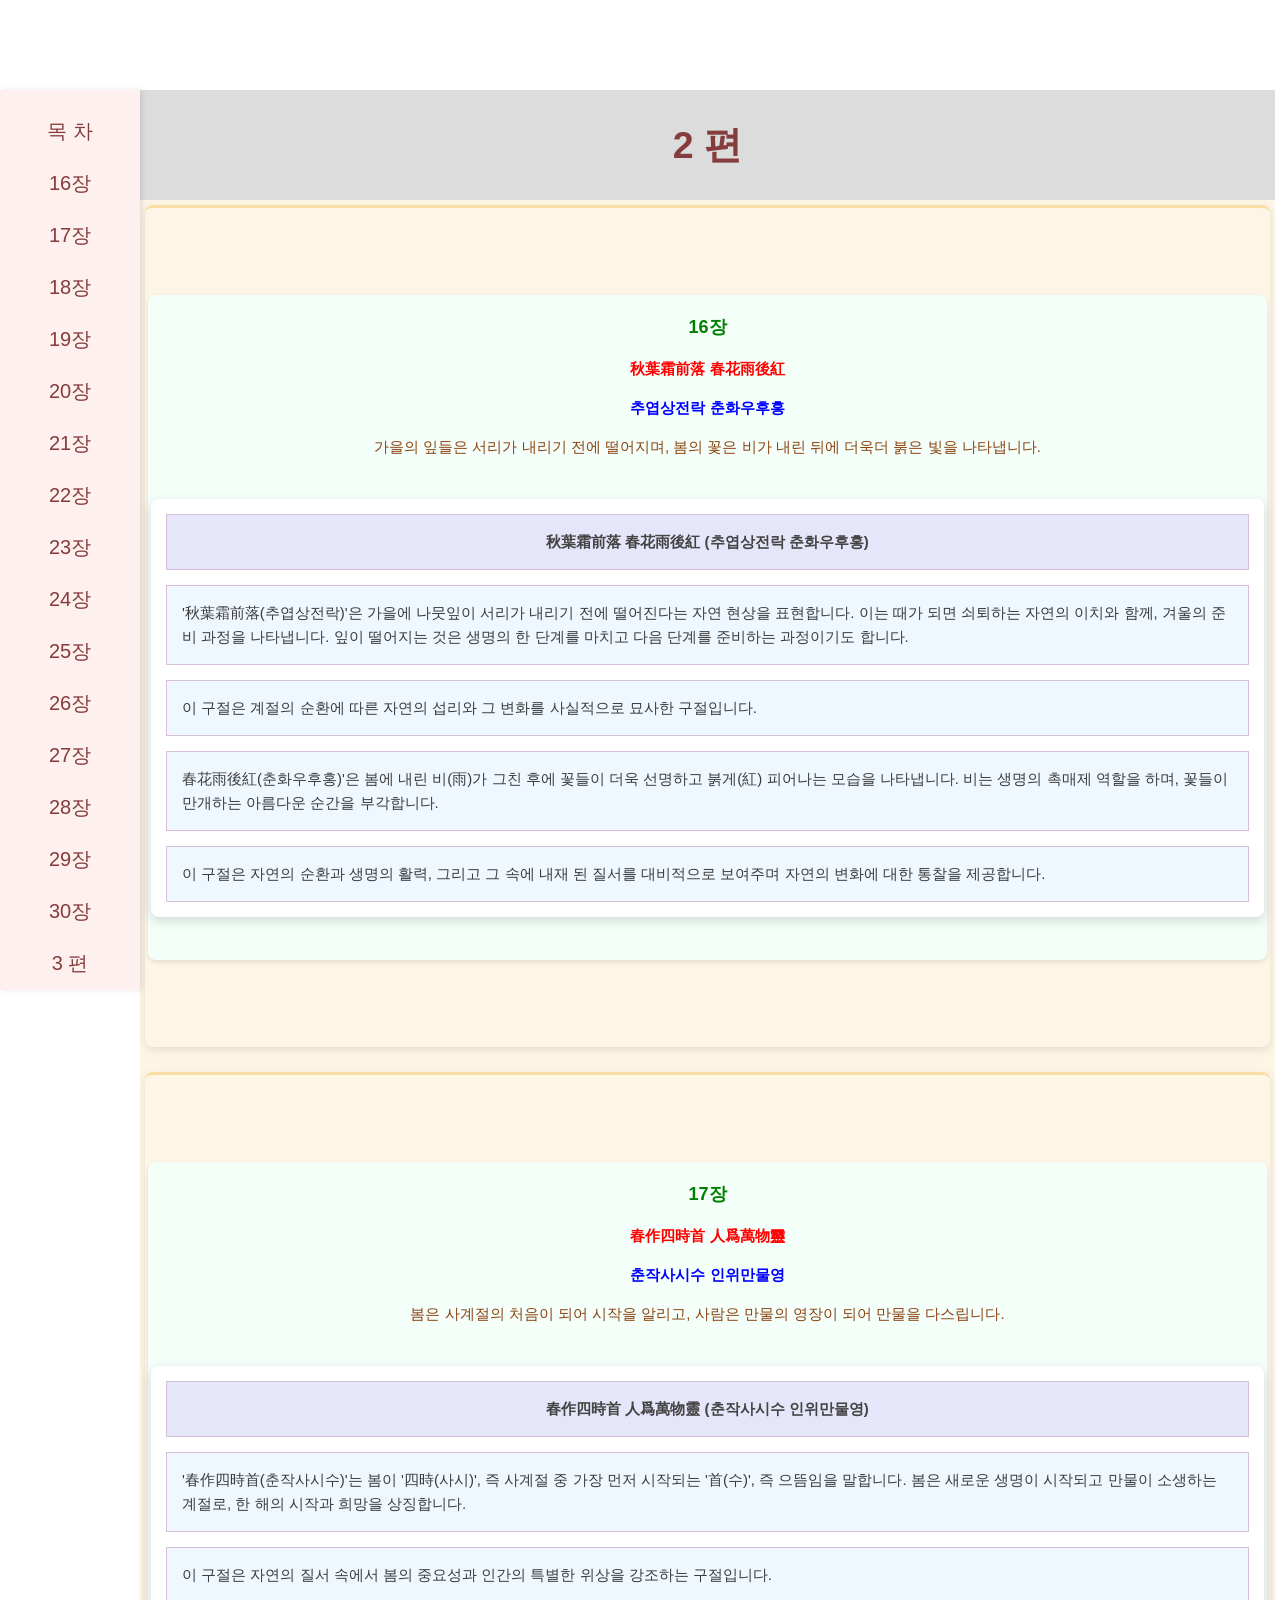
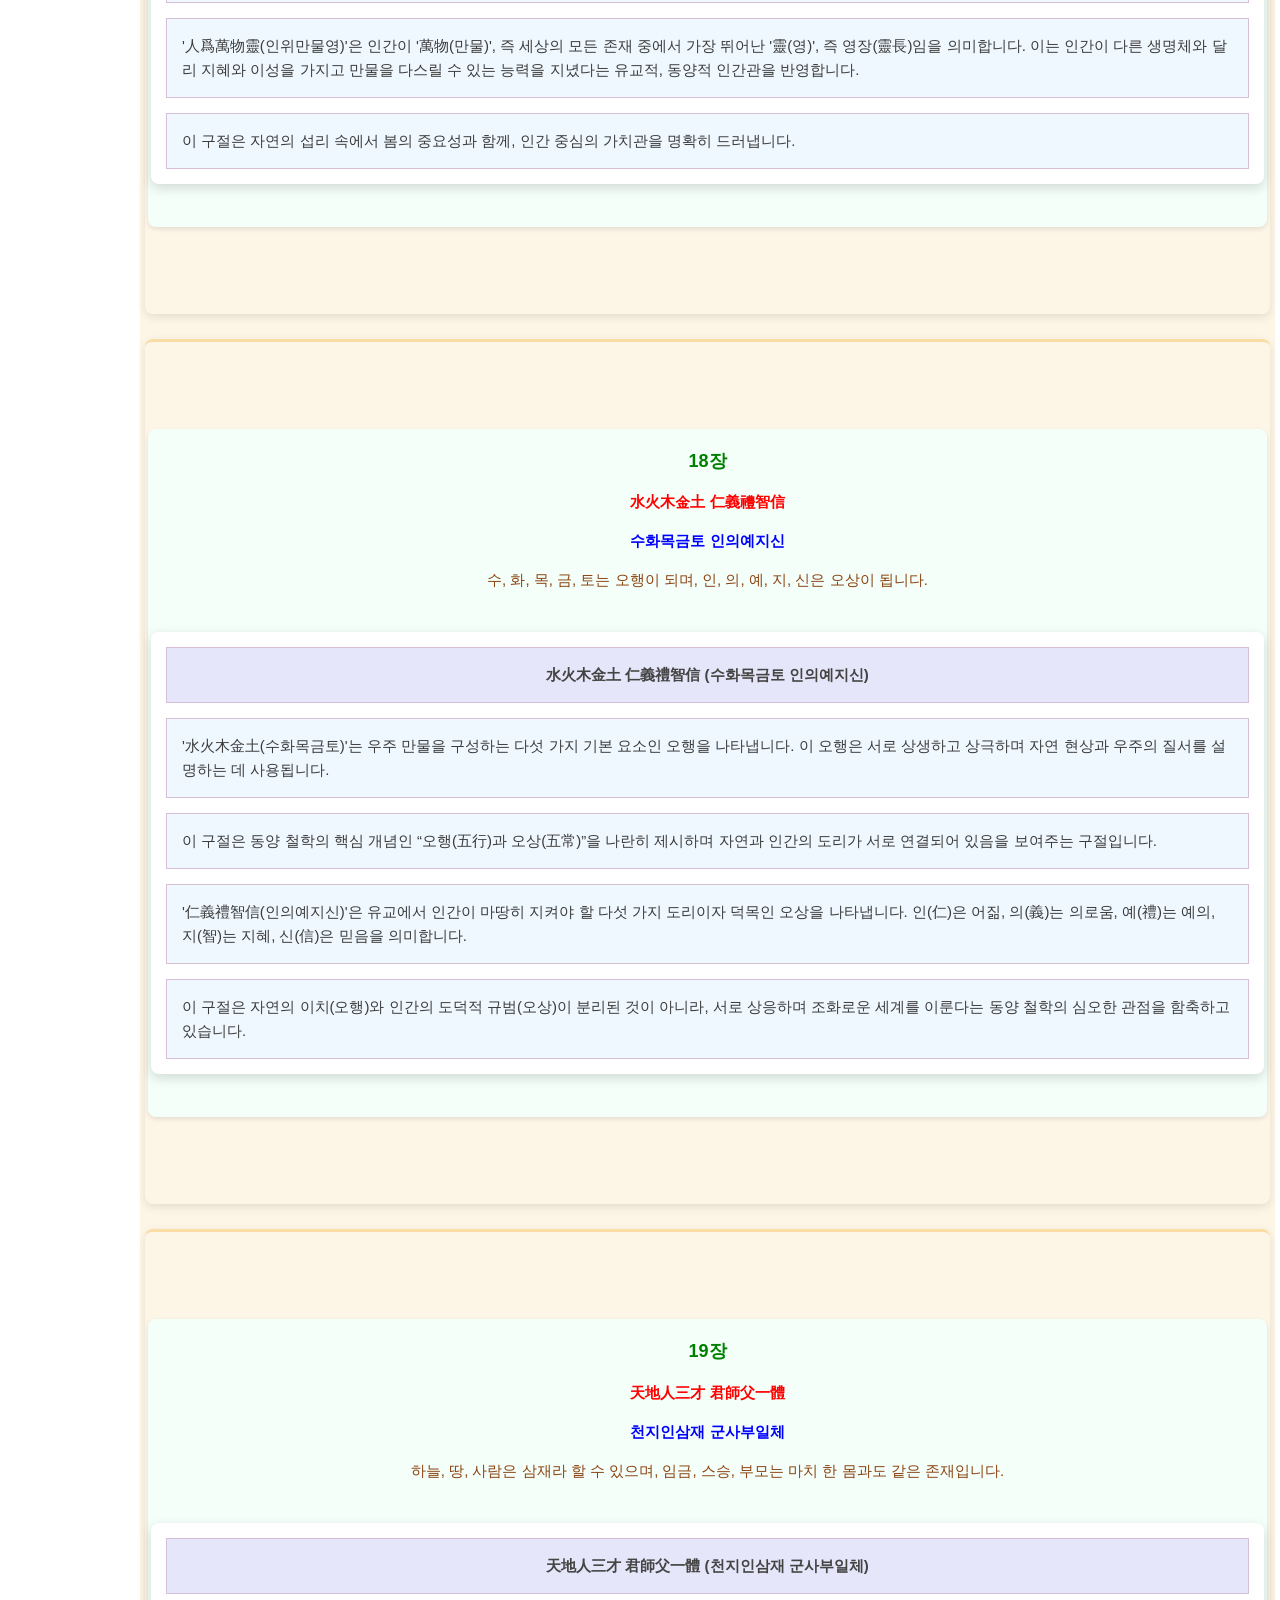
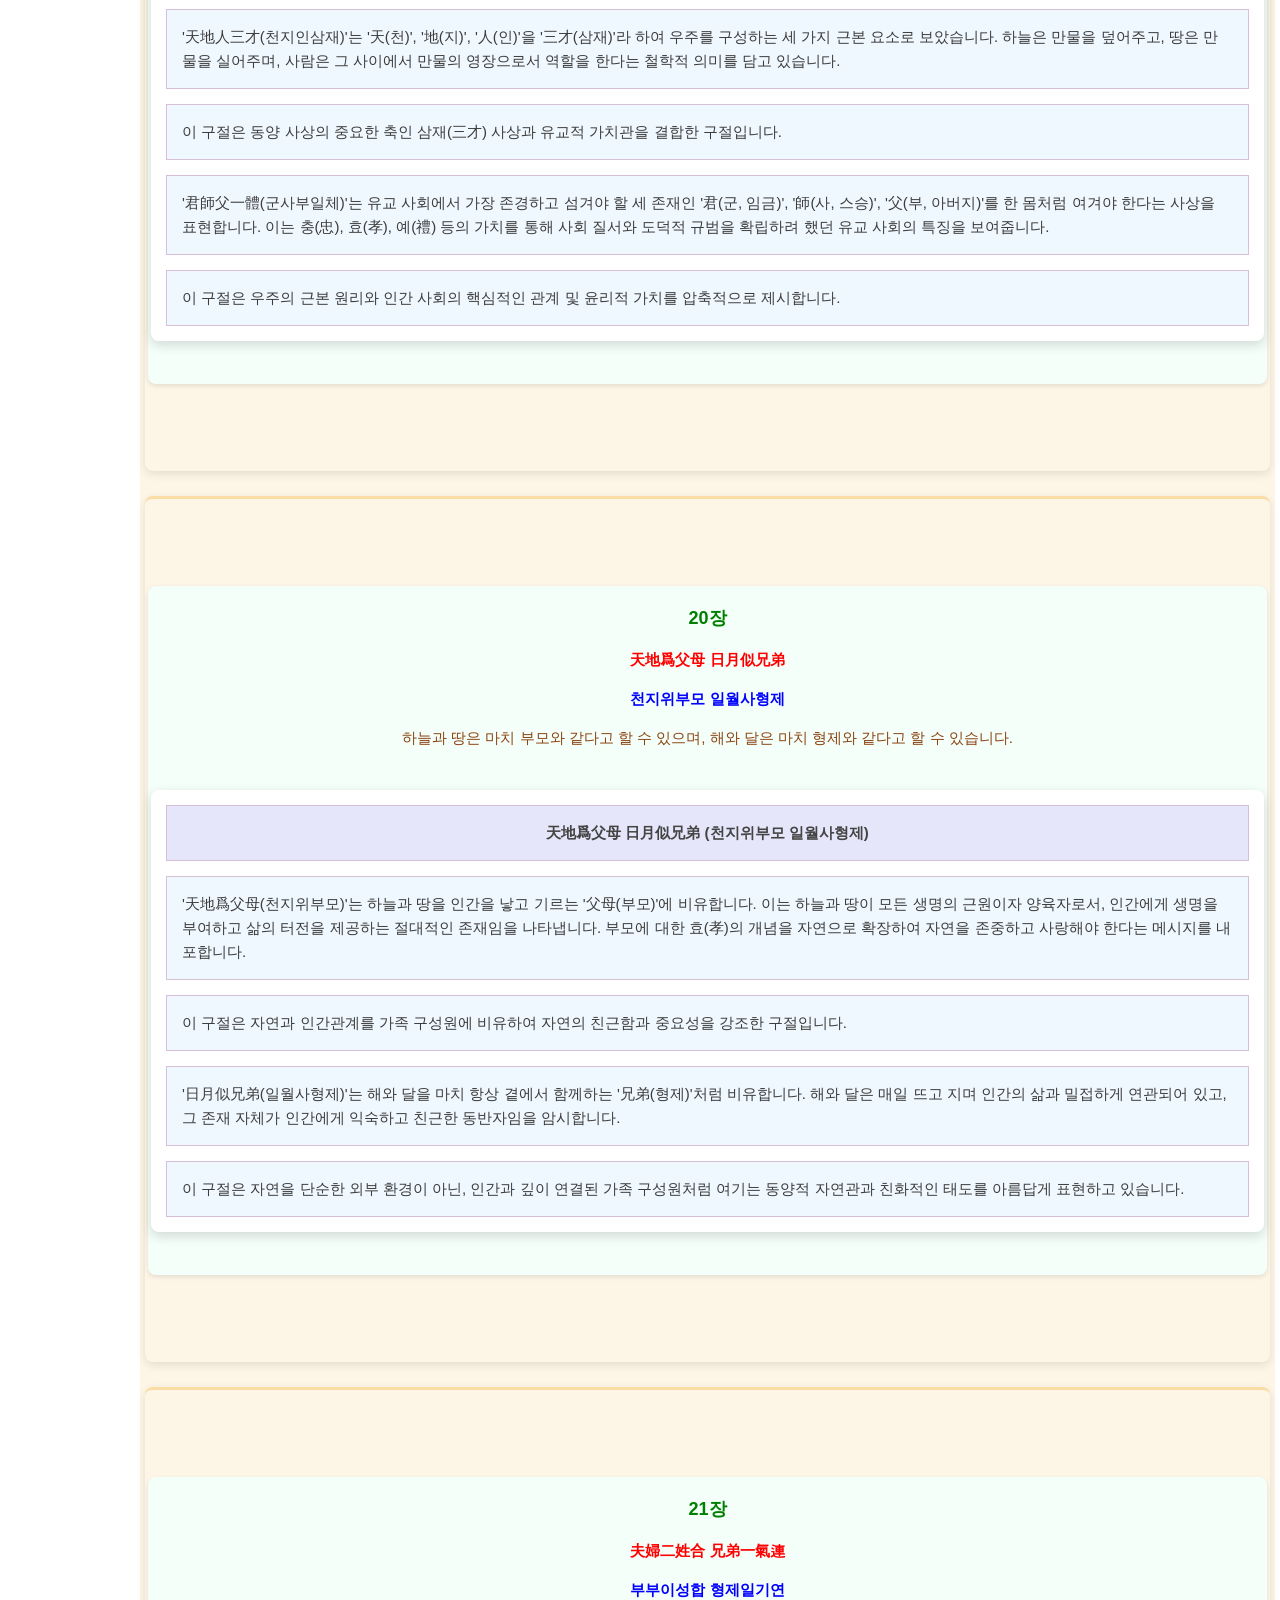
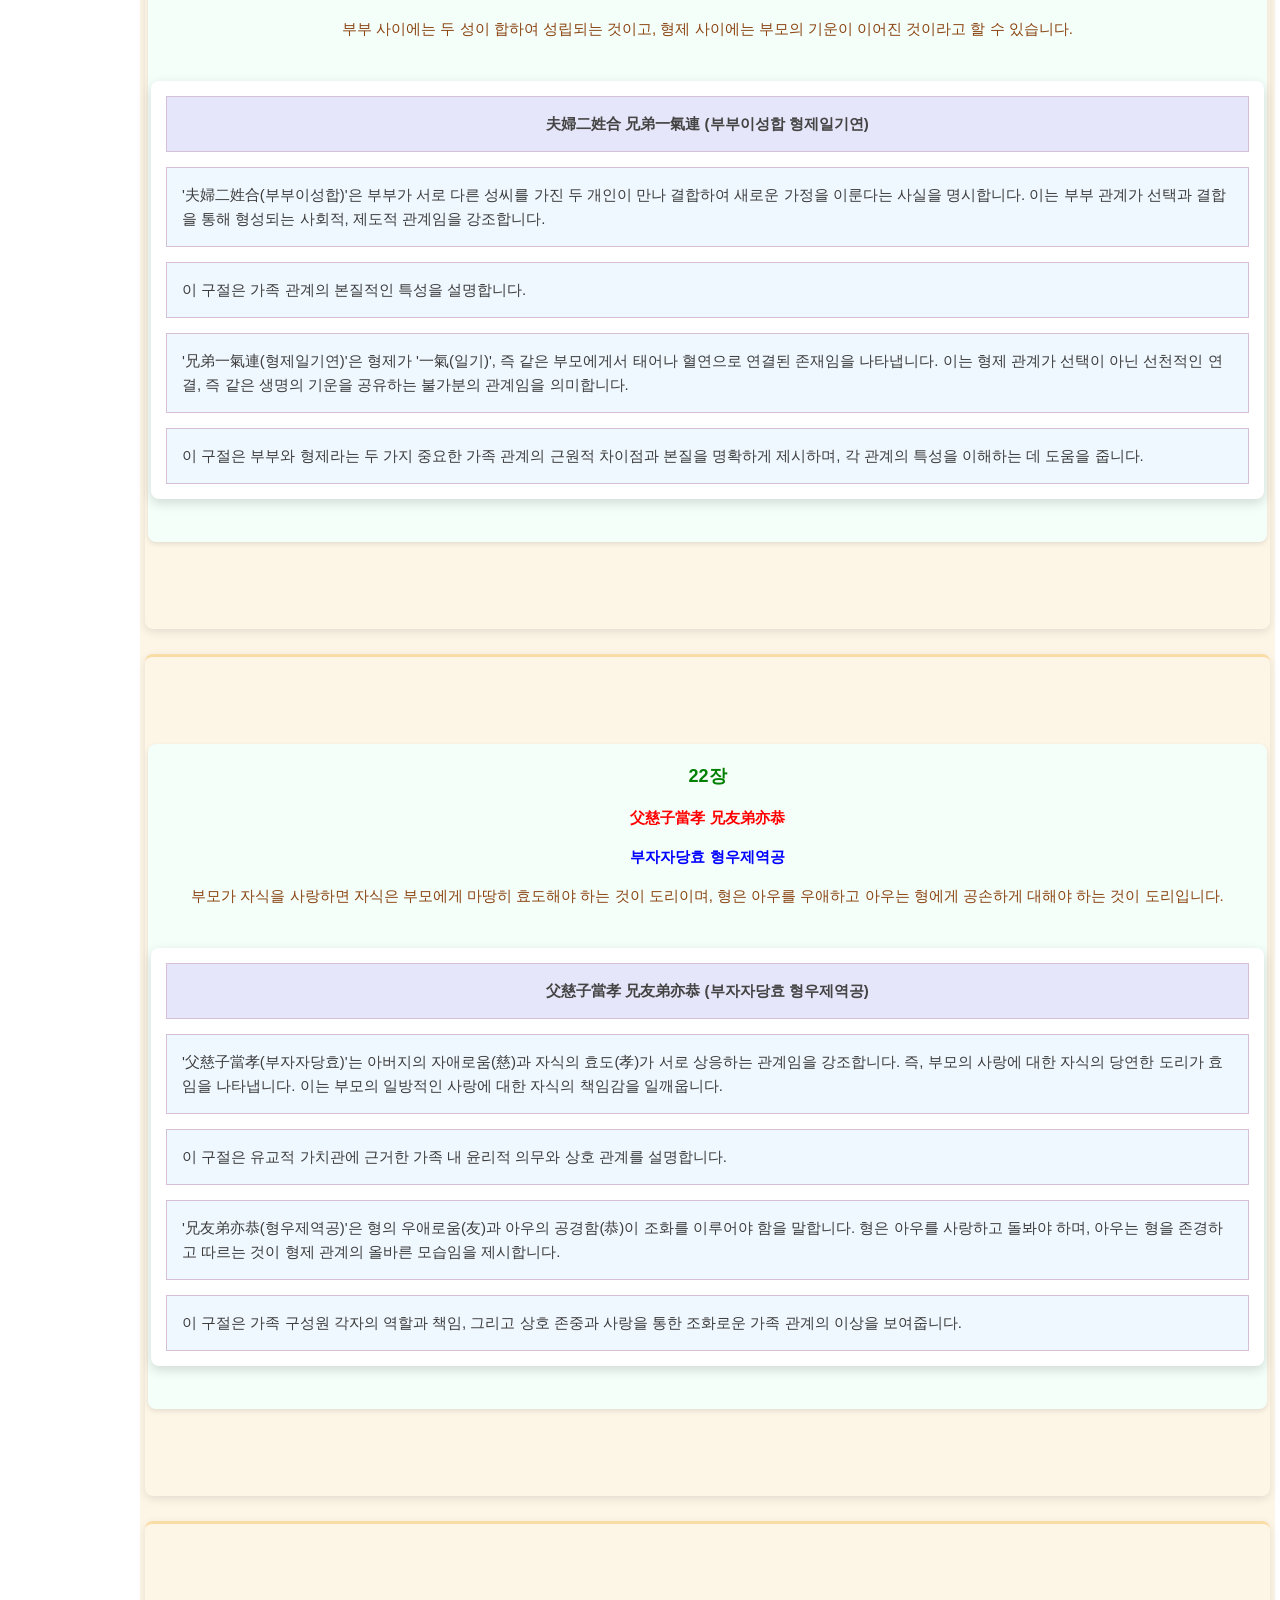
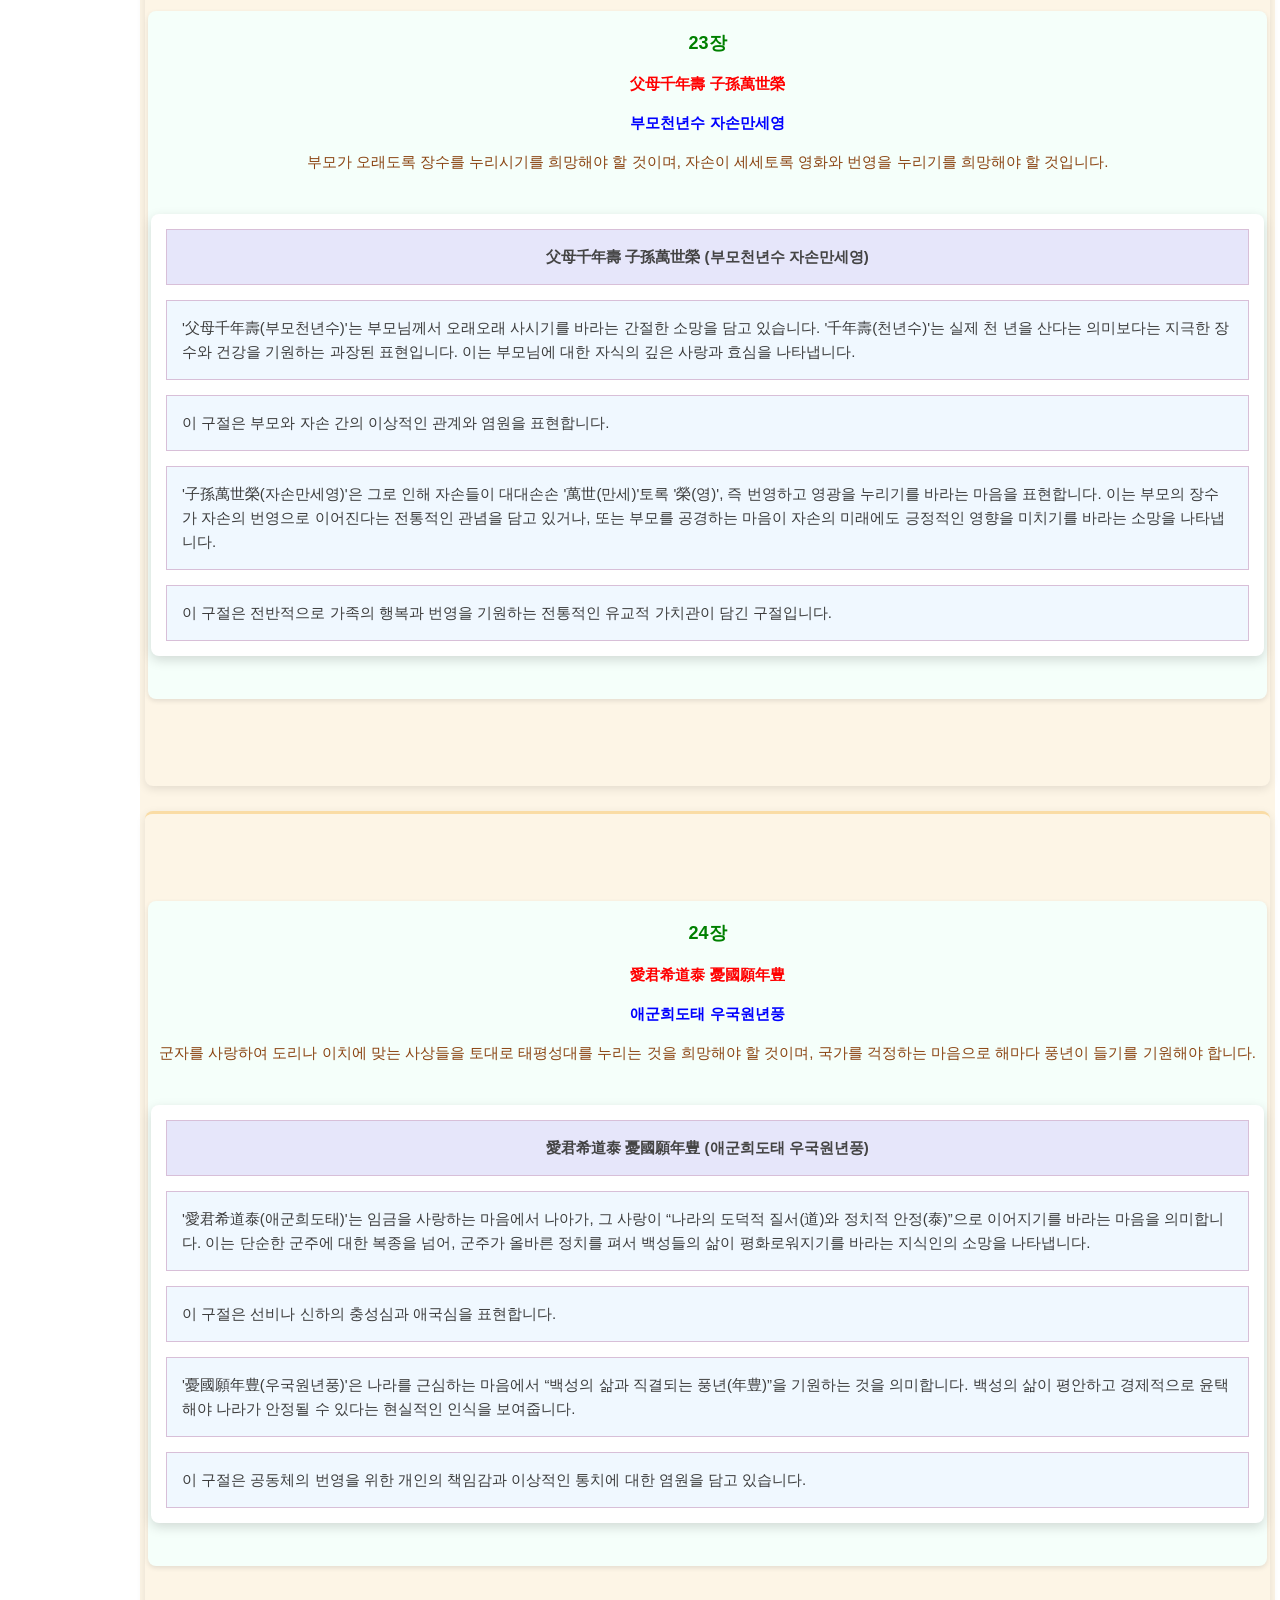
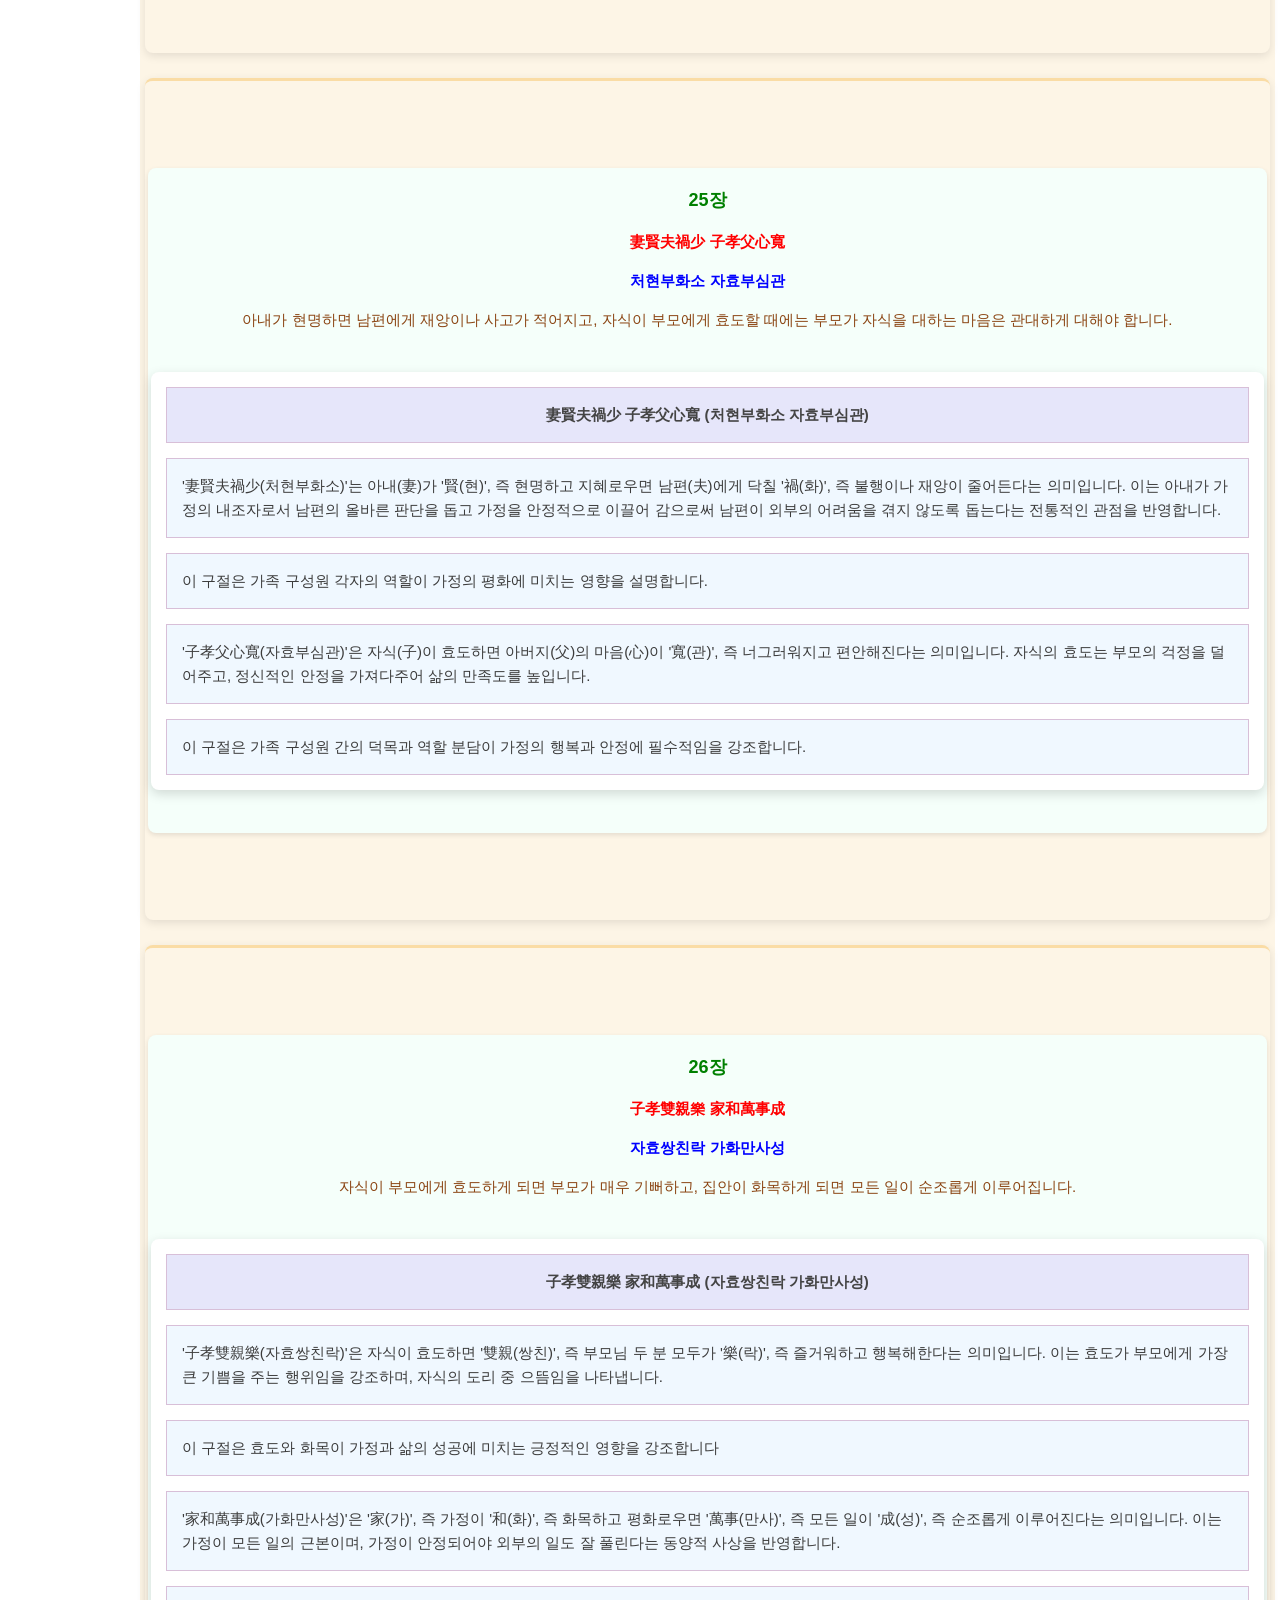
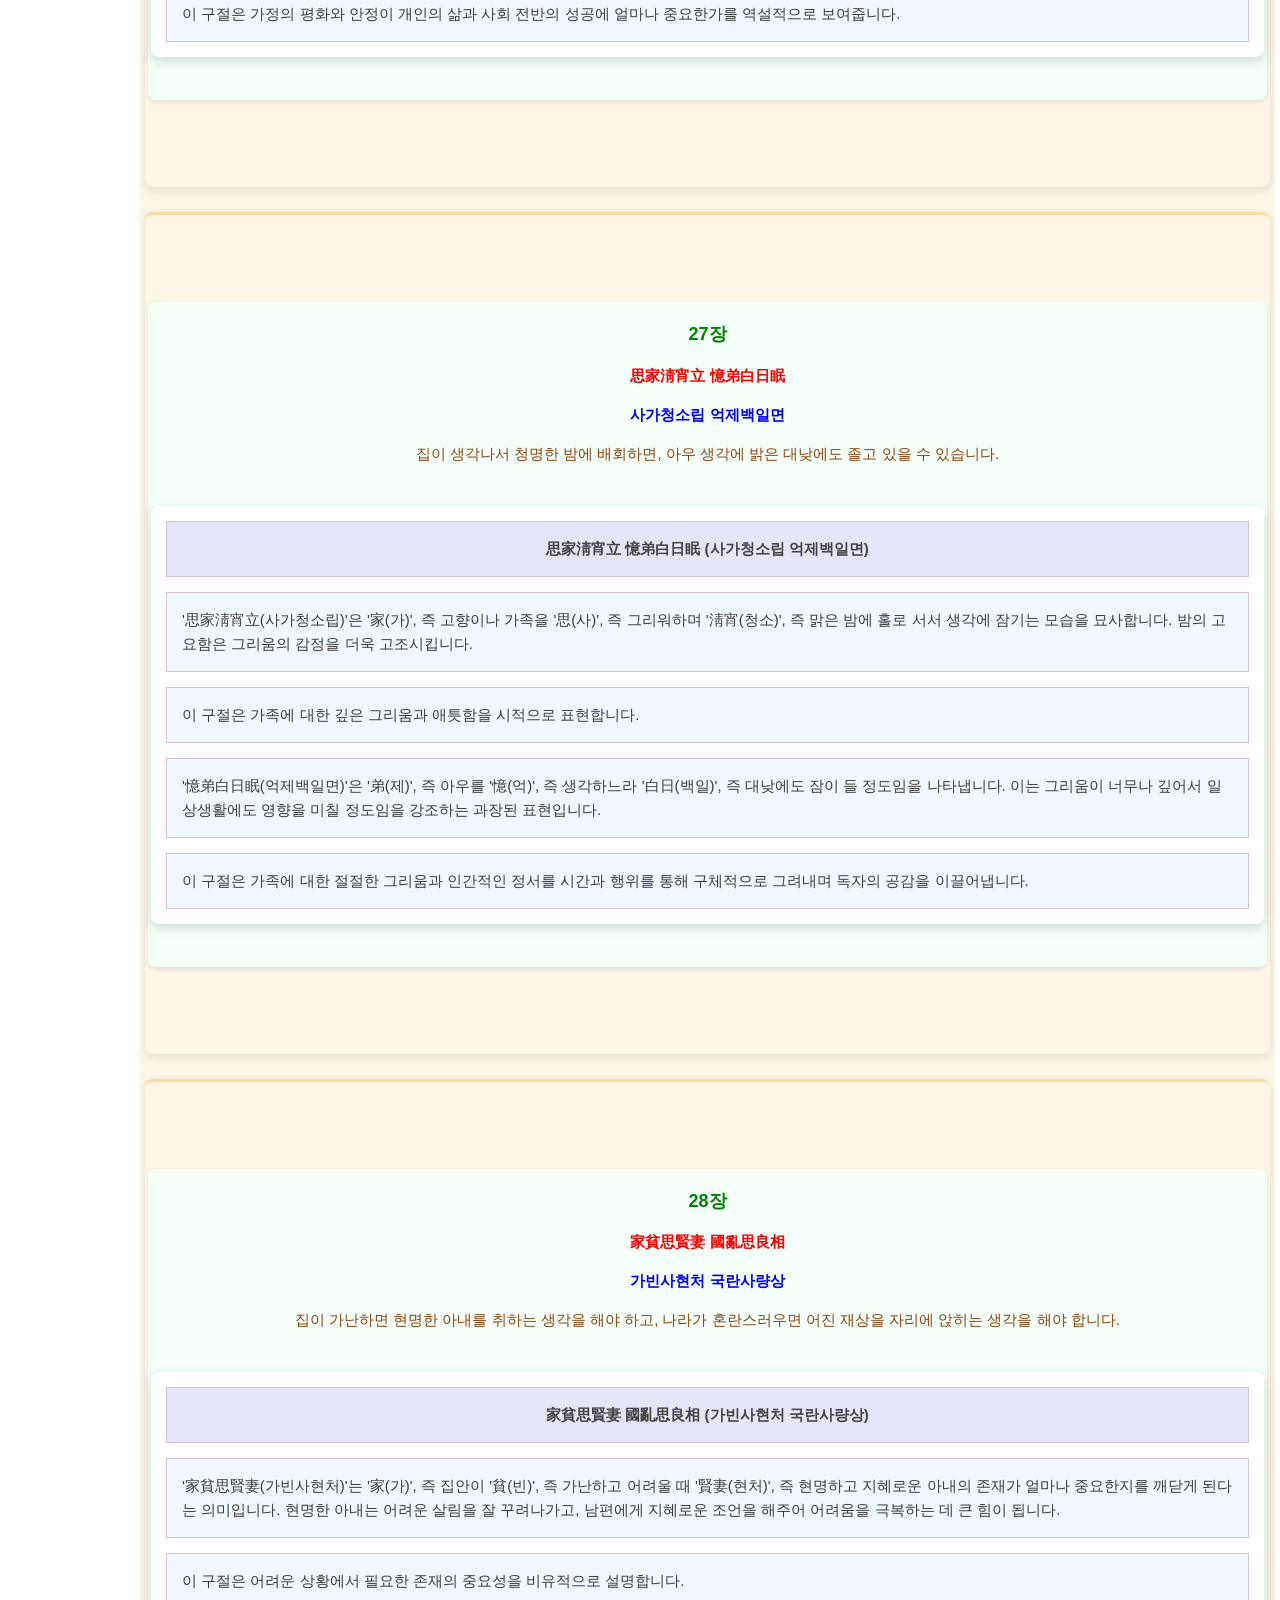
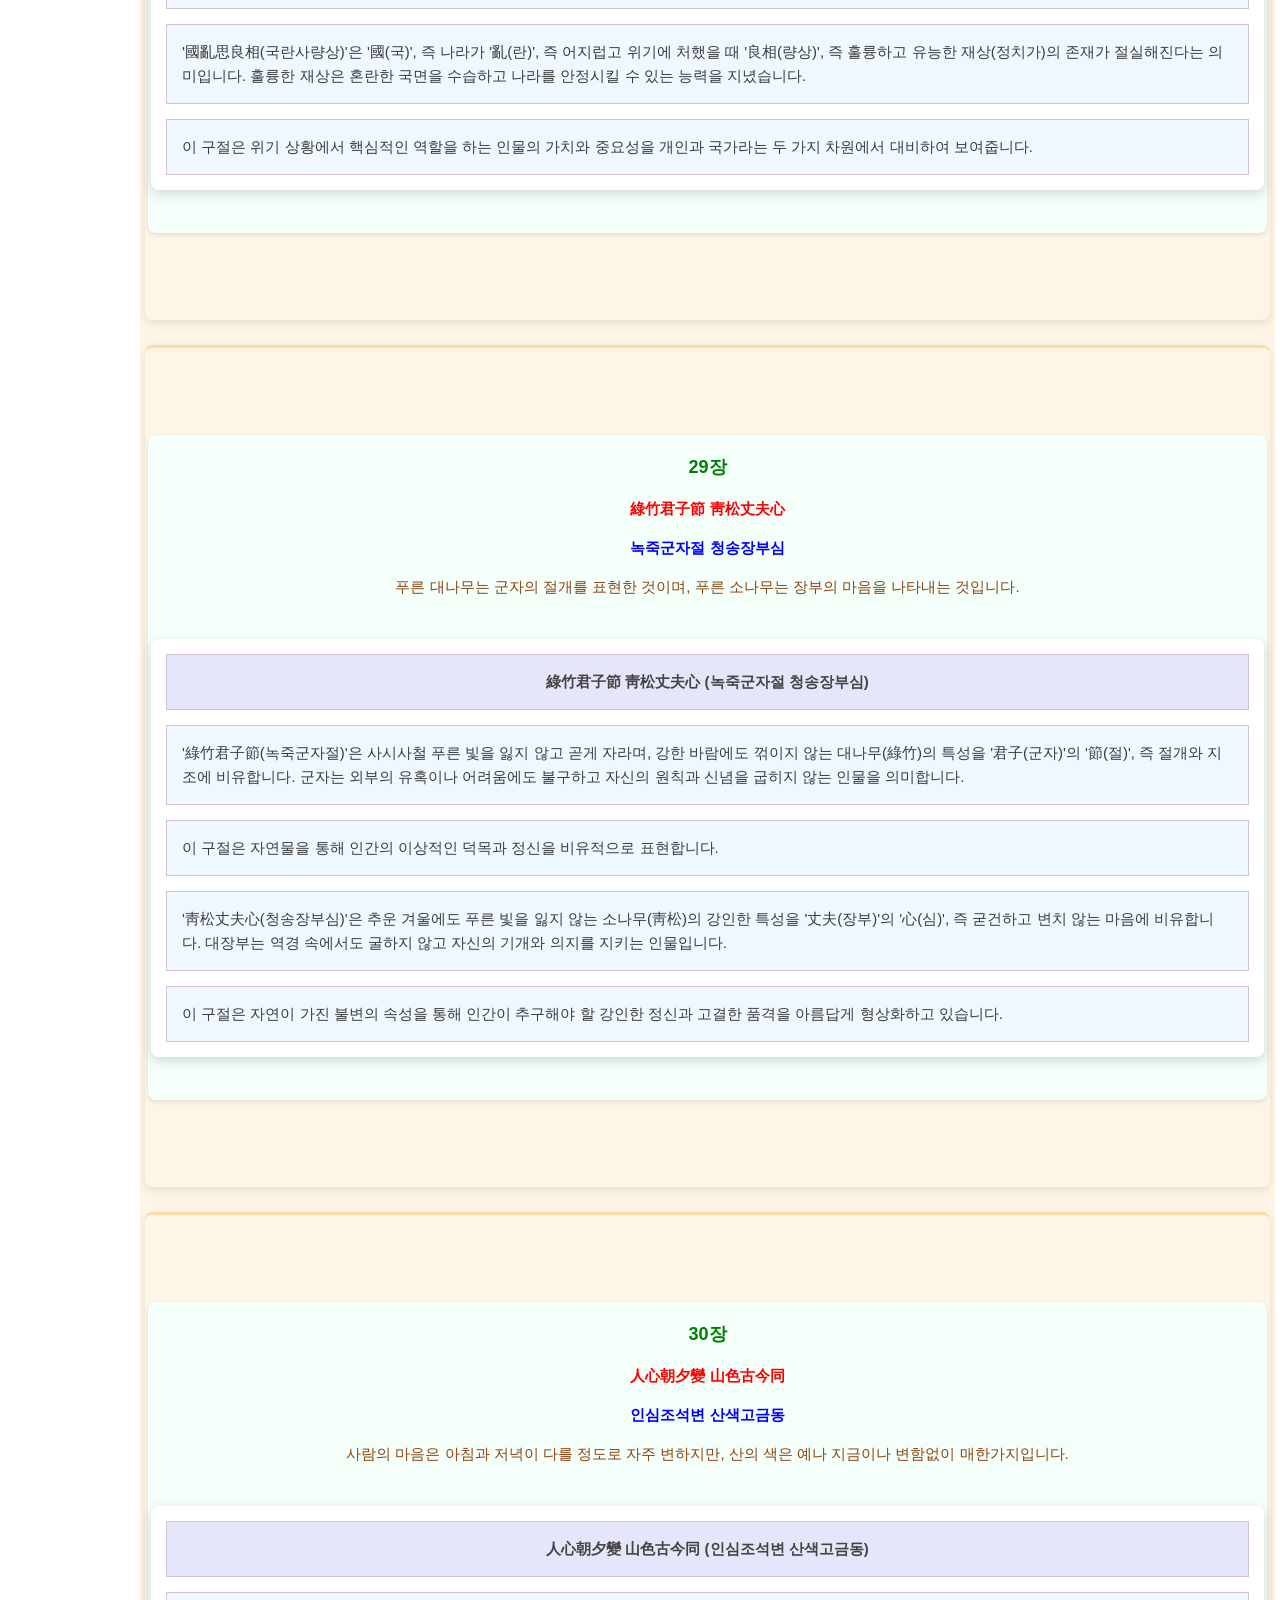
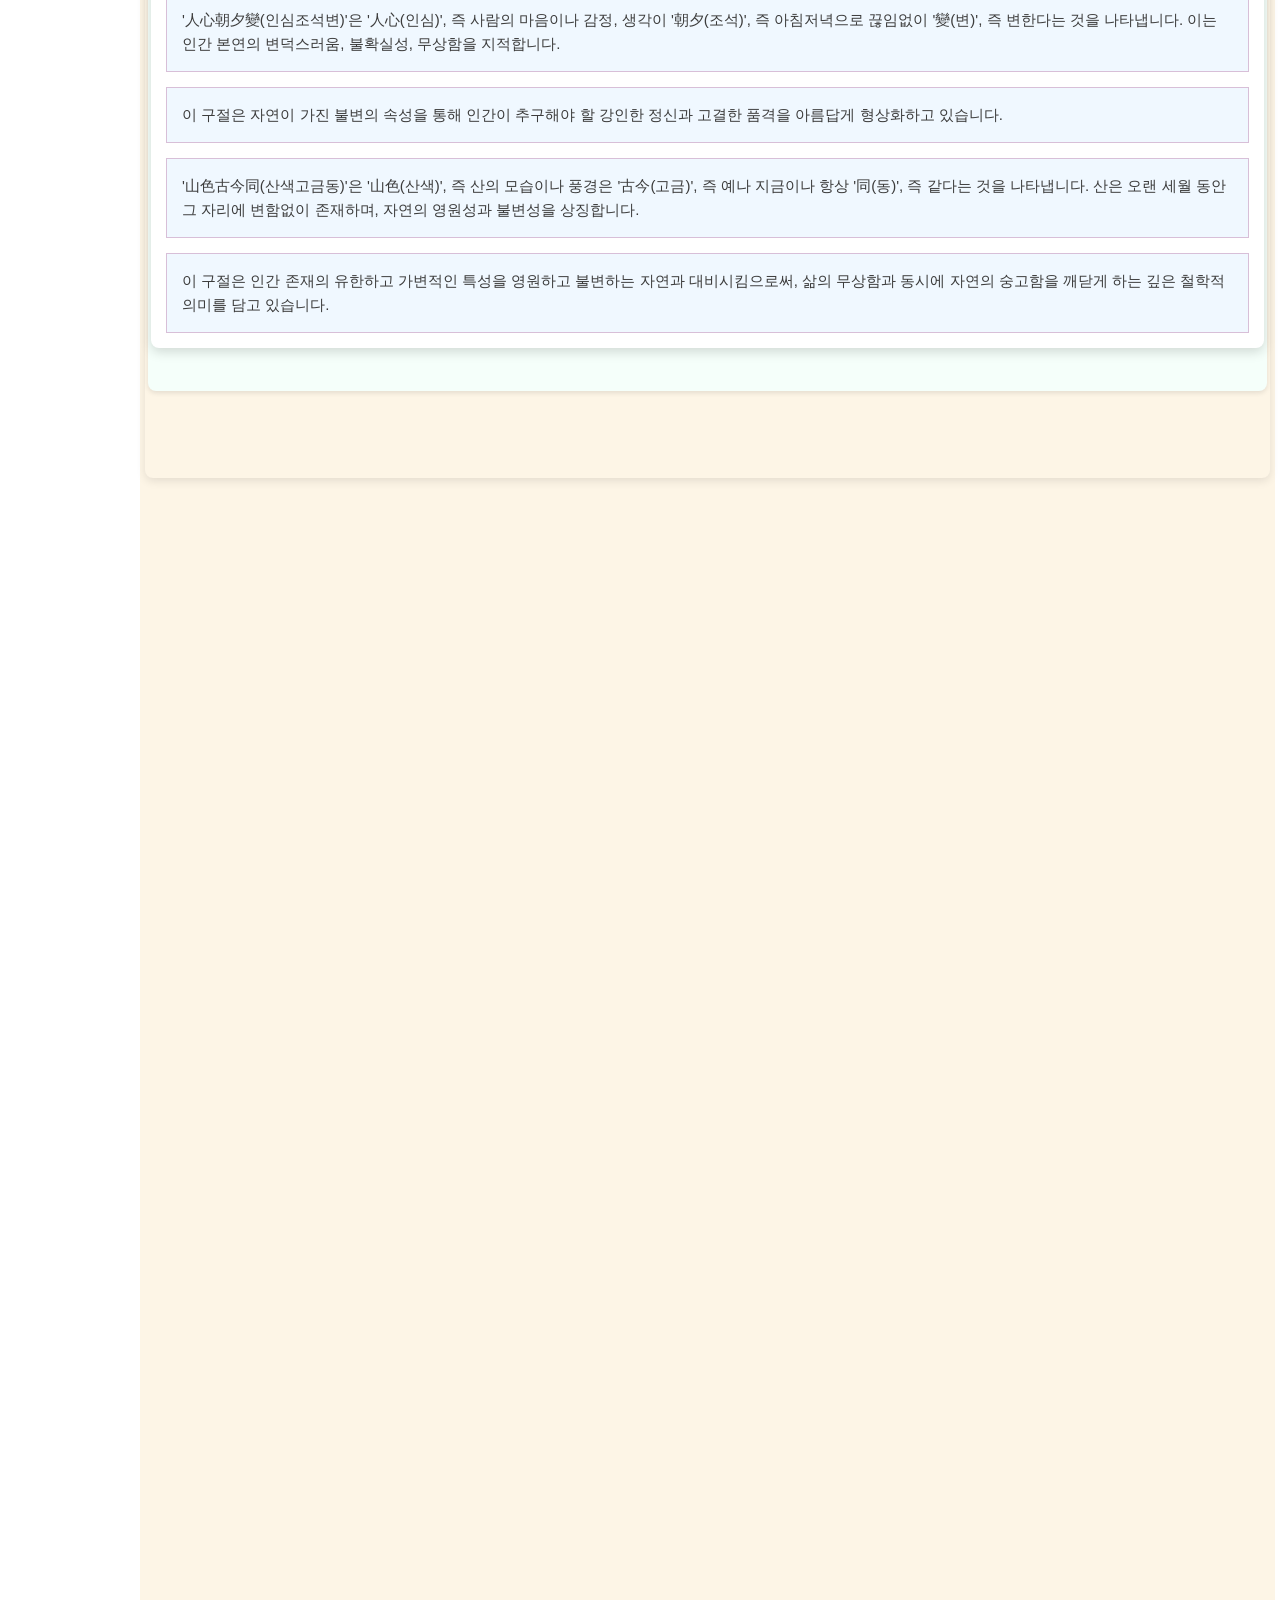
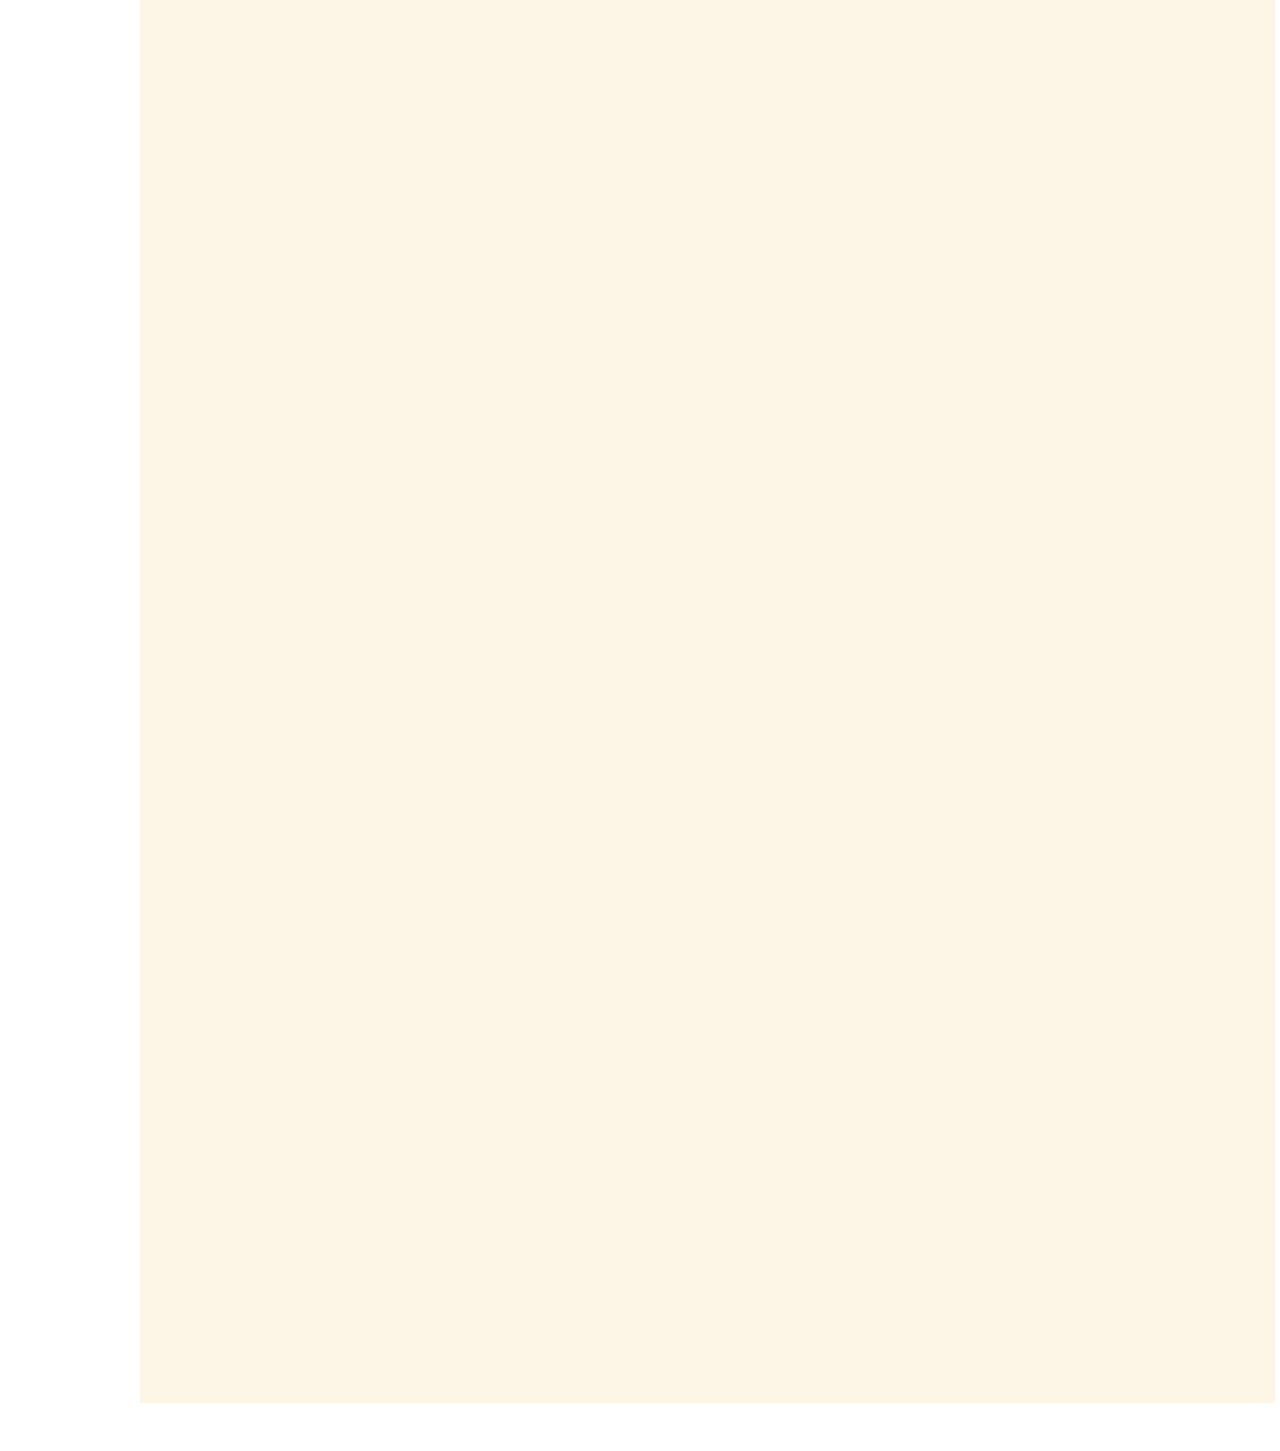
<file: contents-2.html>
<!DOCTYPE html>
<html lang="ko">
<head>
    <meta charset="UTF-8">
    <meta name="viewport" content="width=device-width, initial-scale=1.0">
    <meta name="description" content="옛날 시인들이 쓴 유명한 시 가운데서 학생들이 본받을 만한 좋은 구절만을 뽑아놓은 작자 미상의 한자교재">
    <!-- Google tag (gtag.js) -->
    <script async src="https://www.googletagmanager.com/gtag/js?id=G-24K3BL5ZW8"></script>
    <script>
        window.dataLayer = window.dataLayer || [];
        function gtag(){dataLayer.push(arguments)}
        gtag('js', new Date());

        gtag('config', 'G-24K3BL5ZW8');
    </script>
    <title>추구집 2편 - 각 구절이 5언 절구로 이루어진 한자교재(원문ㆍ전문ㆍ해설ㆍ뜻풀이)</title>
    <link rel="stylesheet" href="style.css" />
</head>
<body>
  <div class="sidenav">
    <a href="index.html">목 차</a>
    <nav>
      <a href="#section16">16장</a>
      <a href="#section17">17장</a>
      <a href="#section18">18장</a>
      <a href="#section19">19장</a>
      <a href="#section20">20장</a>
      <a href="#section21">21장</a>
      <a href="#section22">22장</a>
      <a href="#section23">23장</a>
      <a href="#section24">24장</a>
      <a href="#section25">25장</a>
      <a href="#section26">26장</a>
      <a href="#section27">27장</a>
      <a href="#section28">28장</a>
      <a href="#section29">29장</a>
      <a href="#section30">30장</a>
      <a href="contents-3.html">3 편</a>
    </nav>
  </div>
  
  <div class="main">

    <button onclick="topFunction()" id="myBtn" title="Go to top">Top</button>

    <div style="background-color:#dcdcdc;color:#9E5A5A;padding:5px"><h1>2 편</h1></div>
    <div style="background-color:#FDF5E6;color:#3c3c3c;padding:5px 5px 2500px">
      
      <section id="section16">
          <div class="text_box">
            <p><span id="first" class="js">16장</span></p> 
            <div class="js">秋葉霜前落 春花雨後紅</div> 
            <P><span>추엽상전락 춘화우후홍</span></p>
            <p>가을의 잎들은 서리가 내리기 전에 떨어지며, 봄의 꽃은 비가 내린 뒤에 더욱더 붉은 빛을 나타냅니다.</p>
            <div2>
            <table>
              <thead>
                  <tr>
                    <th>秋葉霜前落 春花雨後紅 (추엽상전락 춘화우후홍)</th>
                  </tr>
              </thead>
              <tbody>
                  <tr>
                    <td>'秋葉霜前落(추엽상전락)'은 가을에 나뭇잎이 서리가 내리기 전에 떨어진다는 자연 현상을 표현합니다. 이는 때가 되면 쇠퇴하는 자연의 이치와 함께, 겨울의 준비 과정을 나타냅니다. 잎이 떨어지는 것은 생명의 한 단계를 마치고 다음 단계를 준비하는 과정이기도 합니다.</td>
                  </tr>
                  <tr>
                    <td>이 구절은 계절의 순환에 따른 자연의 섭리와 그 변화를 사실적으로 묘사한 구절입니다.</td>
                  </tr>
                  <tr>
                    <td>春花雨後紅(춘화우후홍)'은 봄에 내린 비(雨)가 그친 후에 꽃들이 더욱 선명하고 붉게(紅) 피어나는 모습을 나타냅니다. 비는 생명의 촉매제 역할을 하며, 꽃들이 만개하는 아름다운 순간을 부각합니다.</td>
                  </tr>
                   <tr>
                    <td>이 구절은 자연의 순환과 생명의 활력, 그리고 그 속에 내재 된 질서를 대비적으로 보여주며 자연의 변화에 대한 통찰을 제공합니다.</td>
                  </tr>
              </tbody>
            </table>   
            </div2>
          </div>
      </section>

      <section id="section17">
          <div class="text_box">
            <p><span id="first" class="js">17장</span></p> 
            <div class="js">春作四時首 人爲萬物靈</div> 
            <P><span>춘작사시수 인위만물영</span></p>
            <p>봄은 사계절의 처음이 되어 시작을 알리고, 사람은 만물의 영장이 되어 만물을 다스립니다.</p>
            <div2>
            <table>
              <thead>
                  <tr>
                    <th>春作四時首 人爲萬物靈 (춘작사시수 인위만물영)</th>
                  </tr>
              </thead>
              <tbody>
                  <tr>
                    <td>'春作四時首(춘작사시수)'는 봄이 '四時(사시)', 즉 사계절 중 가장 먼저 시작되는 '首(수)', 즉 으뜸임을 말합니다. 봄은 새로운 생명이 시작되고 만물이 소생하는 계절로, 한 해의 시작과 희망을 상징합니다.</td>
                  </tr>
                  <tr>
                    <td>이 구절은 자연의 질서 속에서 봄의 중요성과 인간의 특별한 위상을 강조하는 구절입니다.</td>
                  </tr>
                  <tr>
                    <td>'人爲萬物靈(인위만물영)'은 인간이 '萬物(만물)', 즉 세상의 모든 존재 중에서 가장 뛰어난 '靈(영)', 즉 영장(靈長)임을 의미합니다. 이는 인간이 다른 생명체와 달리 지혜와 이성을 가지고 만물을 다스릴 수 있는 능력을 지녔다는 유교적, 동양적 인간관을 반영합니다.</td>
                  </tr>
                   <tr>
                    <td>이 구절은 자연의 섭리 속에서 봄의 중요성과 함께, 인간 중심의 가치관을 명확히 드러냅니다.</td>
                  </tr>
              </tbody>
            </table>   
            </div2>
          </div>
      </section>

      <section id="section18">
          <div class="text_box">
            <p><span id="first" class="js">18장</span></p> 
            <div class="js">水火木金土 仁義禮智信</div> 
            <P><span>수화목금토 인의예지신</span></p>
            <p>수, 화, 목, 금, 토는 오행이 되며, 인, 의, 예, 지, 신은 오상이 됩니다.</p>
            <div2>
            <table>
              <thead>
                  <tr>
                    <th>水火木金土 仁義禮智信 (수화목금토 인의예지신)</th>
                  </tr>
              </thead>
              <tbody>
                  <tr>
                    <td>'水火木金土(수화목금토)'는 우주 만물을 구성하는 다섯 가지 기본 요소인 오행을 나타냅니다. 이 오행은 서로 상생하고 상극하며 자연 현상과 우주의 질서를 설명하는 데 사용됩니다.</td>
                  </tr>
                  <tr>
                    <td>이 구절은 동양 철학의 핵심 개념인 “오행(五行)과 오상(五常)”을 나란히 제시하며 자연과 인간의 도리가 서로 연결되어 있음을 보여주는 구절입니다.</td>
                  </tr>
                  <tr>
                    <td>'仁義禮智信(인의예지신)'은 유교에서 인간이 마땅히 지켜야 할 다섯 가지 도리이자 덕목인 오상을 나타냅니다. 인(仁)은 어짊, 의(義)는 의로움, 예(禮)는 예의, 지(智)는 지혜, 신(信)은 믿음을 의미합니다.</td>
                  </tr>
                   <tr>
                    <td>이 구절은 자연의 이치(오행)와 인간의 도덕적 규범(오상)이 분리된 것이 아니라, 서로 상응하며 조화로운 세계를 이룬다는 동양 철학의 심오한 관점을 함축하고 있습니다.</td>
                  </tr>
              </tbody>
            </table>   
            </div2>
          </div>
      </section>

      <section id="section19">
          <div class="text_box">
            <p><span id="first" class="js">19장</span></p> 
            <div class="js">天地人三才 君師父一體</div> 
            <P><span>천지인삼재 군사부일체</span></p>
            <p>하늘, 땅, 사람은 삼재라 할 수 있으며, 임금, 스승, 부모는 마치 한 몸과도 같은 존재입니다.</p>
            <div2>
            <table>
              <thead>
                  <tr>
                    <th>天地人三才 君師父一體 (천지인삼재 군사부일체)</th>
                  </tr>
              </thead>
              <tbody>
                  <tr>
                    <td>'天地人三才(천지인삼재)'는 '天(천)', '地(지)', '人(인)'을 '三才(삼재)'라 하여 우주를 구성하는 세 가지 근본 요소로 보았습니다. 하늘은 만물을 덮어주고, 땅은 만물을 실어주며, 사람은 그 사이에서 만물의 영장으로서 역할을 한다는 철학적 의미를 담고 있습니다.</td>
                  </tr>
                  <tr>
                    <td>이 구절은 동양 사상의 중요한 축인 삼재(三才) 사상과 유교적 가치관을 결합한 구절입니다.</td>
                  </tr>
                  <tr>
                    <td>'君師父一體(군사부일체)'는 유교 사회에서 가장 존경하고 섬겨야 할 세 존재인 '君(군, 임금)', '師(사, 스승)', '父(부, 아버지)'를 한 몸처럼 여겨야 한다는 사상을 표현합니다. 이는 충(忠), 효(孝), 예(禮) 등의 가치를 통해 사회 질서와 도덕적 규범을 확립하려 했던 유교 사회의 특징을 보여줍니다.</td>
                  </tr>
                   <tr>
                    <td>이 구절은 우주의 근본 원리와 인간 사회의 핵심적인 관계 및 윤리적 가치를 압축적으로 제시합니다.</td>
                  </tr>
              </tbody>
            </table>   
            </div2>
          </div>
      </section>
      
      <section id="section20">
          <div class="text_box">
            <p><span id="first" class="js">20장</span></p> 
            <div class="js">天地爲父母 日月似兄弟</div> 
            <P><span>천지위부모 일월사형제</span></p>
            <p>하늘과 땅은 마치 부모와 같다고 할 수 있으며, 해와 달은 마치 형제와 같다고 할 수 있습니다.</p>
            <div2>
            <table>
              <thead>
                  <tr>
                    <th>天地爲父母 日月似兄弟 (천지위부모 일월사형제)</th>
                  </tr>
              </thead>
              <tbody>
                  <tr>
                    <td>'天地爲父母(천지위부모)'는 하늘과 땅을 인간을 낳고 기르는 '父母(부모)'에 비유합니다. 이는 하늘과 땅이 모든 생명의 근원이자 양육자로서, 인간에게 생명을 부여하고 삶의 터전을 제공하는 절대적인 존재임을 나타냅니다. 부모에 대한 효(孝)의 개념을 자연으로 확장하여 자연을 존중하고 사랑해야 한다는 메시지를 내포합니다.</td>
                  </tr>
                  <tr>
                    <td>이 구절은 자연과 인간관계를 가족 구성원에 비유하여 자연의 친근함과 중요성을 강조한 구절입니다.</td>
                  </tr>
                  <tr>
                    <td>'日月似兄弟(일월사형제)'는 해와 달을 마치 항상 곁에서 함께하는 '兄弟(형제)'처럼 비유합니다. 해와 달은 매일 뜨고 지며 인간의 삶과 밀접하게 연관되어 있고, 그 존재 자체가 인간에게 익숙하고 친근한 동반자임을 암시합니다.</td>
                  </tr>
                   <tr>
                    <td>이 구절은 자연을 단순한 외부 환경이 아닌, 인간과 깊이 연결된 가족 구성원처럼 여기는 동양적 자연관과 친화적인 태도를 아름답게 표현하고 있습니다.</td>
                  </tr>
              </tbody>
            </table>   
            </div2>
          </div>
      </section>

      <section id="section21">
          <div class="text_box">
            <p><span id="first" class="js">21장</span></p> 
            <div class="js">夫婦二姓合 兄弟一氣連</div> 
            <P><span>부부이성합 형제일기연</span></p>
            <p>부부 사이에는 두 성이 합하여 성립되는 것이고, 형제 사이에는 부모의 기운이 이어진 것이라고 할 수 있습니다.</p>
            <div2>
            <table>
              <thead>
                  <tr>
                    <th>夫婦二姓合 兄弟一氣連 (부부이성합 형제일기연)</th>
                  </tr>
              </thead>
              <tbody>
                  <tr>
                    <td>'夫婦二姓合(부부이성합)'은 부부가 서로 다른 성씨를 가진 두 개인이 만나 결합하여 새로운 가정을 이룬다는 사실을 명시합니다. 이는 부부 관계가 선택과 결합을 통해 형성되는 사회적, 제도적 관계임을 강조합니다.</td>
                  </tr>
                  <tr>
                    <td>이 구절은 가족 관계의 본질적인 특성을 설명합니다.</td>
                  </tr>
                  <tr>
                    <td>'兄弟一氣連(형제일기연)'은 형제가 '一氣(일기)', 즉 같은 부모에게서 태어나 혈연으로 연결된 존재임을 나타냅니다. 이는 형제 관계가 선택이 아닌 선천적인 연결, 즉 같은 생명의 기운을 공유하는 불가분의 관계임을 의미합니다.</td>
                  </tr>
                   <tr>
                    <td>이 구절은 부부와 형제라는 두 가지 중요한 가족 관계의 근원적 차이점과 본질을 명확하게 제시하며, 각 관계의 특성을 이해하는 데 도움을 줍니다.</td>
                  </tr>
              </tbody>
            </table>   
            </div2>
          </div>
      </section>

      <section id="section22">
          <div class="text_box">
            <p><span id="first" class="js">22장</span></p> 
            <div class="js">父慈子當孝 兄友弟亦恭</div> 
            <P><span>부자자당효 형우제역공</span></p>
            <p>부모가 자식을 사랑하면 자식은 부모에게 마땅히 효도해야 하는 것이 도리이며, 형은 아우를 우애하고 아우는 형에게 공손하게 대해야 하는 것이 도리입니다.</p>
            <div2>
            <table>
              <thead>
                  <tr>
                    <th>父慈子當孝 兄友弟亦恭 (부자자당효 형우제역공)</th>
                  </tr>
              </thead>
              <tbody>
                  <tr>
                    <td>'父慈子當孝(부자자당효)'는 아버지의 자애로움(慈)과 자식의 효도(孝)가 서로 상응하는 관계임을 강조합니다. 즉, 부모의 사랑에 대한 자식의 당연한 도리가 효임을 나타냅니다. 이는 부모의 일방적인 사랑에 대한 자식의 책임감을 일깨웁니다.</td>
                  </tr>
                  <tr>
                    <td>이 구절은 유교적 가치관에 근거한 가족 내 윤리적 의무와 상호 관계를 설명합니다.</td>
                  </tr>
                  <tr>
                    <td>'兄友弟亦恭(형우제역공)'은 형의 우애로움(友)과 아우의 공경함(恭)이 조화를 이루어야 함을 말합니다. 형은 아우를 사랑하고 돌봐야 하며, 아우는 형을 존경하고 따르는 것이 형제 관계의 올바른 모습임을 제시합니다.</td>
                  </tr>
                   <tr>
                    <td>이 구절은 가족 구성원 각자의 역할과 책임, 그리고 상호 존중과 사랑을 통한 조화로운 가족 관계의 이상을 보여줍니다.</td>
                  </tr>
              </tbody>
            </table>   
            </div2>
          </div>
      </section>

      <section id="section23">
          <div class="text_box">
            <p><span id="first" class="js">23장</span></p> 
            <div class="js">父母千年壽 子孫萬世榮</div> 
            <P><span>부모천년수 자손만세영</span></p>
            <p>부모가 오래도록 장수를 누리시기를 희망해야 할 것이며, 자손이 세세토록 영화와 번영을 누리기를 희망해야 할 것입니다.</p>
            <div2>
            <table>
              <thead>
                  <tr>
                    <th>父母千年壽 子孫萬世榮 (부모천년수 자손만세영)</th>
                  </tr>
              </thead>
              <tbody>
                  <tr>
                    <td>'父母千年壽(부모천년수)'는 부모님께서 오래오래 사시기를 바라는 간절한 소망을 담고 있습니다. '千年壽(천년수)'는 실제 천 년을 산다는 의미보다는 지극한 장수와 건강을 기원하는 과장된 표현입니다. 이는 부모님에 대한 자식의 깊은 사랑과 효심을 나타냅니다.</td>
                  </tr>
                  <tr>
                    <td>이 구절은 부모와 자손 간의 이상적인 관계와 염원을 표현합니다.</td>
                  </tr>
                  <tr>
                    <td>'子孫萬世榮(자손만세영)'은 그로 인해 자손들이 대대손손 '萬世(만세)'토록 '榮(영)', 즉 번영하고 영광을 누리기를 바라는 마음을 표현합니다. 이는 부모의 장수가 자손의 번영으로 이어진다는 전통적인 관념을 담고 있거나, 또는 부모를 공경하는 마음이 자손의 미래에도 긍정적인 영향을 미치기를 바라는 소망을 나타냅니다.</td>
                  </tr>
                   <tr>
                    <td>이 구절은 전반적으로 가족의 행복과 번영을 기원하는 전통적인 유교적 가치관이 담긴 구절입니다.</td>
                  </tr>
              </tbody>
            </table>   
            </div2>
          </div>
      </section>

      <section id="section24">
          <div class="text_box">
            <p><span id="first" class="js">24장</span></p> 
            <div class="js">愛君希道泰 憂國願年豊</div> 
            <P><span>애군희도태 우국원년풍</span></p>
            <p>군자를 사랑하여 도리나 이치에 맞는 사상들을 토대로 태평성대를 누리는 것을 희망해야 할 것이며, 국가를 걱정하는 마음으로 해마다 풍년이 들기를 기원해야 합니다.</p>
            <div2>
            <table>
              <thead>
                  <tr>
                    <th>愛君希道泰 憂國願年豊 (애군희도태 우국원년풍)</th>
                  </tr>
              </thead>
              <tbody>
                  <tr>
                    <td>'愛君希道泰(애군희도태)'는 임금을 사랑하는 마음에서 나아가, 그 사랑이 “나라의 도덕적 질서(道)와 정치적 안정(泰)”으로 이어지기를 바라는 마음을 의미합니다. 이는 단순한 군주에 대한 복종을 넘어, 군주가 올바른 정치를 펴서 백성들의 삶이 평화로워지기를 바라는 지식인의 소망을 나타냅니다.</td>
                  </tr>
                  <tr>
                    <td>이 구절은 선비나 신하의 충성심과 애국심을 표현합니다.</td>
                  </tr>
                  <tr>
                    <td>'憂國願年豊(우국원년풍)'은 나라를 근심하는 마음에서 “백성의 삶과 직결되는 풍년(年豊)”을 기원하는 것을 의미합니다. 백성의 삶이 평안하고 경제적으로 윤택해야 나라가 안정될 수 있다는 현실적인 인식을 보여줍니다.</td>
                  </tr>
                   <tr>
                    <td>이 구절은 공동체의 번영을 위한 개인의 책임감과 이상적인 통치에 대한 염원을 담고 있습니다.</td>
                  </tr>
              </tbody>
            </table>   
            </div2>
          </div>
      </section>

      <section id="section25">
          <div class="text_box">
            <p><span id="first" class="js">25장</span></p> 
            <div class="js">妻賢夫禍少 子孝父心寬</div> 
            <P><span>처현부화소 자효부심관</span></p>
            <p>아내가 현명하면 남편에게 재앙이나 사고가 적어지고, 자식이 부모에게 효도할 때에는 부모가 자식을 대하는 마음은 관대하게 대해야 합니다.</p>
            <div2>
            <table>
              <thead>
                  <tr>
                    <th>妻賢夫禍少 子孝父心寬 (처현부화소 자효부심관)</th>
                  </tr>
              </thead>
              <tbody>
                  <tr>
                    <td>'妻賢夫禍少(처현부화소)'는 아내(妻)가 '賢(현)', 즉 현명하고 지혜로우면 남편(夫)에게 닥칠 '禍(화)', 즉 불행이나 재앙이 줄어든다는 의미입니다. 이는 아내가 가정의 내조자로서 남편의 올바른 판단을 돕고 가정을 안정적으로 이끌어 감으로써 남편이 외부의 어려움을 겪지 않도록 돕는다는 전통적인 관점을 반영합니다.</td>
                  </tr>
                  <tr>
                    <td>이 구절은 가족 구성원 각자의 역할이 가정의 평화에 미치는 영향을 설명합니다.</td>
                  </tr>
                  <tr>
                    <td>'子孝父心寬(자효부심관)'은 자식(子)이 효도하면 아버지(父)의 마음(心)이 '寬(관)', 즉 너그러워지고 편안해진다는 의미입니다. 자식의 효도는 부모의 걱정을 덜어주고, 정신적인 안정을 가져다주어 삶의 만족도를 높입니다.</td>
                  </tr>
                   <tr>
                    <td>이 구절은 가족 구성원 간의 덕목과 역할 분담이 가정의 행복과 안정에 필수적임을 강조합니다.</td>
                  </tr>
              </tbody>
            </table>   
            </div2>
          </div>
      </section>

      <section id="section26">
          <div class="text_box">
            <p><span id="first" class="js">26장</span></p> 
            <div class="js">子孝雙親樂 家和萬事成</div> 
            <P><span>자효쌍친락 가화만사성</span></p>
            <p>자식이 부모에게 효도하게 되면 부모가 매우 기뻐하고, 집안이 화목하게 되면 모든 일이 순조롭게 이루어집니다.</p>
            <div2>
            <table>
              <thead>
                  <tr>
                    <th>子孝雙親樂 家和萬事成 (자효쌍친락 가화만사성)</th>
                  </tr>
              </thead>
              <tbody>
                  <tr>
                    <td>'子孝雙親樂(자효쌍친락)'은 자식이 효도하면 '雙親(쌍친)', 즉 부모님 두 분 모두가 '樂(락)', 즉 즐거워하고 행복해한다는 의미입니다. 이는 효도가 부모에게 가장 큰 기쁨을 주는 행위임을 강조하며, 자식의 도리 중 으뜸임을 나타냅니다.</td>
                  </tr>
                  <tr>
                    <td>이 구절은 효도와 화목이 가정과 삶의 성공에 미치는 긍정적인 영향을 강조합니다</td>
                  </tr>
                  <tr>
                    <td>'家和萬事成(가화만사성)'은 '家(가)', 즉 가정이 '和(화)', 즉 화목하고 평화로우면 '萬事(만사)', 즉 모든 일이 '成(성)', 즉 순조롭게 이루어진다는 의미입니다. 이는 가정이 모든 일의 근본이며, 가정이 안정되어야 외부의 일도 잘 풀린다는 동양적 사상을 반영합니다.</td>
                  </tr>
                   <tr>
                    <td>이 구절은 가정의 평화와 안정이 개인의 삶과 사회 전반의 성공에 얼마나 중요한가를 역설적으로 보여줍니다.</td>
                  </tr>
              </tbody>
            </table>   
            </div2>
          </div>
      </section>

      <section id="section27">
          <div class="text_box">
            <p><span id="first" class="js">27장</span></p> 
            <div class="js">思家淸宵立 憶弟白日眠</div> 
            <P><span>사가청소립 억제백일면</span></p>
            <p>집이 생각나서 청명한 밤에 배회하면, 아우 생각에 밝은 대낮에도 졸고 있을 수 있습니다.</p>
            <div2>
            <table>
              <thead>
                  <tr>
                    <th>思家淸宵立 憶弟白日眠 (사가청소립 억제백일면)</th>
                  </tr>
              </thead>
              <tbody>
                  <tr>
                    <td>'思家淸宵立(사가청소립)'은 '家(가)', 즉 고향이나 가족을 '思(사)', 즉 그리워하며 '淸宵(청소)', 즉 맑은 밤에 홀로 서서 생각에 잠기는 모습을 묘사합니다. 밤의 고요함은 그리움의 감정을 더욱 고조시킵니다.</td>
                  </tr>
                  <tr>
                    <td>이 구절은 가족에 대한 깊은 그리움과 애틋함을 시적으로 표현합니다.</td>
                  </tr>
                  <tr>
                    <td>'憶弟白日眠(억제백일면)'은 '弟(제)', 즉 아우를 '憶(억)', 즉 생각하느라 '白日(백일)', 즉 대낮에도 잠이 들 정도임을 나타냅니다. 이는 그리움이 너무나 깊어서 일상생활에도 영향을 미칠 정도임을 강조하는 과장된 표현입니다.</td>
                  </tr>
                   <tr>
                    <td>이 구절은 가족에 대한 절절한 그리움과 인간적인 정서를 시간과 행위를 통해 구체적으로 그려내며 독자의 공감을 이끌어냅니다.</td>
                  </tr>
              </tbody>
            </table>   
            </div2>
          </div>
      </section>

      <section id="section28">
          <div class="text_box">
            <p><span id="first" class="js">28장</span></p> 
            <div class="js">家貧思賢妻 國亂思良相</div> 
            <P><span>가빈사현처 국란사량상</span></p>
            <p>집이 가난하면 현명한 아내를 취하는 생각을 해야 하고, 나라가 혼란스러우면 어진 재상을 자리에 앉히는 생각을 해야 합니다.</p>
            <div2>
            <table>
              <thead>
                  <tr>
                    <th>家貧思賢妻 國亂思良相 (가빈사현처 국란사량상)</th>
                  </tr>
              </thead>
              <tbody>
                  <tr>
                    <td>'家貧思賢妻(가빈사현처)'는 '家(가)', 즉 집안이 '貧(빈)', 즉 가난하고 어려울 때 '賢妻(현처)', 즉 현명하고 지혜로운 아내의 존재가 얼마나 중요한지를 깨닫게 된다는 의미입니다. 현명한 아내는 어려운 살림을 잘 꾸려나가고, 남편에게 지혜로운 조언을 해주어 어려움을 극복하는 데 큰 힘이 됩니다.</td>
                  </tr>
                  <tr>
                    <td>이 구절은 어려운 상황에서 필요한 존재의 중요성을 비유적으로 설명합니다.</td>
                  </tr>
                  <tr>
                    <td>'國亂思良相(국란사량상)'은 '國(국)', 즉 나라가 '亂(란)', 즉 어지럽고 위기에 처했을 때 '良相(량상)', 즉 훌륭하고 유능한 재상(정치가)의 존재가 절실해진다는 의미입니다. 훌륭한 재상은 혼란한 국면을 수습하고 나라를 안정시킬 수 있는 능력을 지녔습니다.</td>
                  </tr>
                   <tr>
                    <td>이 구절은 위기 상황에서 핵심적인 역할을 하는 인물의 가치와 중요성을 개인과 국가라는 두 가지 차원에서 대비하여 보여줍니다.</td>
                  </tr>
              </tbody>
            </table>   
            </div2>
          </div>
      </section>

      <section id="section29">
          <div class="text_box">
            <p><span id="first" class="js">29장</span></p> 
            <div class="js">綠竹君子節 靑松丈夫心</div> 
            <P><span>녹죽군자절 청송장부심</span></p>
            <p>푸른 대나무는 군자의 절개를 표현한 것이며, 푸른 소나무는 장부의 마음을 나타내는 것입니다.</p>
            <div2>
            <table>
              <thead>
                  <tr>
                    <th>綠竹君子節 靑松丈夫心 (녹죽군자절 청송장부심)</th>
                  </tr>
              </thead>
              <tbody>
                  <tr>
                    <td>'綠竹君子節(녹죽군자절)'은 사시사철 푸른 빛을 잃지 않고 곧게 자라며, 강한 바람에도 꺾이지 않는 대나무(綠竹)의 특성을 '君子(군자)'의 '節(절)', 즉 절개와 지조에 비유합니다. 군자는 외부의 유혹이나 어려움에도 불구하고 자신의 원칙과 신념을 굽히지 않는 인물을 의미합니다.</td>
                  </tr>
                  <tr>
                    <td>이 구절은 자연물을 통해 인간의 이상적인 덕목과 정신을 비유적으로 표현합니다.</td>
                  </tr>
                  <tr>
                    <td>'靑松丈夫心(청송장부심)'은 추운 겨울에도 푸른 빛을 잃지 않는 소나무(靑松)의 강인한 특성을 '丈夫(장부)'의 '心(심)', 즉 굳건하고 변치 않는 마음에 비유합니다. 대장부는 역경 속에서도 굴하지 않고 자신의 기개와 의지를 지키는 인물입니다.</td>
                  </tr>
                   <tr>
                    <td>이 구절은 자연이 가진 불변의 속성을 통해 인간이 추구해야 할 강인한 정신과 고결한 품격을 아름답게 형상화하고 있습니다.</td>
                  </tr>
              </tbody>
            </table>   
            </div2>
          </div>
      </section>

      <section id="section30">
          <div class="text_box">
            <p><span id="first" class="js">30장</span></p> 
            <div class="js">人心朝夕變 山色古今同</div> 
            <P><span>인심조석변 산색고금동</span></p>
            <p>사람의 마음은 아침과 저녁이 다를 정도로 자주 변하지만, 산의 색은 예나 지금이나 변함없이 매한가지입니다.</p>
            <div2>
            <table>
              <thead>
                  <tr>
                    <th>人心朝夕變 山色古今同 (인심조석변 산색고금동)</th>
                  </tr>
              </thead>
              <tbody>
                  <tr>
                    <td>'人心朝夕變(인심조석변)'은 '人心(인심)', 즉 사람의 마음이나 감정, 생각이 '朝夕(조석)', 즉 아침저녁으로 끊임없이 '變(변)', 즉 변한다는 것을 나타냅니다. 이는 인간 본연의 변덕스러움, 불확실성, 무상함을 지적합니다.</td>
                  </tr>
                  <tr>
                    <td>이 구절은 자연이 가진 불변의 속성을 통해 인간이 추구해야 할 강인한 정신과 고결한 품격을 아름답게 형상화하고 있습니다.</td>
                  </tr>
                  <tr>
                    <td>'山色古今同(산색고금동)'은 '山色(산색)', 즉 산의 모습이나 풍경은 '古今(고금)', 즉 예나 지금이나 항상 '同(동)', 즉 같다는 것을 나타냅니다. 산은 오랜 세월 동안 그 자리에 변함없이 존재하며, 자연의 영원성과 불변성을 상징합니다.</td>
                  </tr>
                   <tr>
                    <td>이 구절은 인간 존재의 유한하고 가변적인 특성을 영원하고 불변하는 자연과 대비시킴으로써, 삶의 무상함과 동시에 자연의 숭고함을 깨닫게 하는 깊은 철학적 의미를 담고 있습니다.</td>
                  </tr>
              </tbody>
            </table>   
            </div2>
          </div>
      </section>
      
      <!-- <h2 style="text-align:center">훈 음 과 부 수</h2>
        
        <div class="slideshow-container">  
          <div class="mySlides1">
            <img src="Coding1.jpg" style="width:100%">
          </div>

          <div class="mySlides1">
            <img src="Coding2.jpg" style="width:100%">
          </div>

          <div class="mySlides1">
            <img src="Coding3.jpg" style="width:100%">
          </div>

          <div class="mySlides1">
            <img src="Coding4.jpg" style="width:100%">
          </div>

          <div class="mySlides1">
            <img src="Coding5.jpg" style="width:100%">
          </div>

          <a class="prev" onclick="plusSlides(-1, 0)">&#10094;</a>
          <a class="next" onclick="plusSlides(1, 0)">&#10095;</a>
          
          <p style="text-align:center;">훈 음</p>
        </div>
        <br><br>
        
        <div class="slideshow-container">
          <div class="mySlides2">
            <img src="Coding1.jpg" style="width:100%">
          </div>

          <div class="mySlides2">
            <img src="Coding2.jpg" style="width:100%">
          </div>

          <div class="mySlides2">
            <img src="Coding3.jpg" style="width:100%">
          </div>
          
          <div class="mySlides2">
            <img src="Coding4.jpg" style="width:100%">
          </div>

          <div class="mySlides2">
            <img src="Coding5.jpg" style="width:100%">
          </div>

          <a class="prev" onclick="plusSlides(-1, 1)">&#10094;</a>
          <a class="next" onclick="plusSlides(1, 1)">&#10095;</a>
          
          <p style="text-align:center;">부 수</p>
        </div>
        <br><br>
      </div> -->
    </div>
    <ins class="kakao_ad_area" style="display:none; position: fixed; top: 0px; left: 0%;"
      data-ad-unit = "DAN-sENqlUz69FUtOVTs"
      data-ad-width = "728"
      data-ad-height = "90"
    >
    </ins>

  </div> 
  
    <script type="text/javascript" charset="utf-8" src="https://t1.daumcdn.net/kas/static/ba.min.js" async></script>
    <script src="JavaScript.js"></script> 
</body>
</html>
</file>
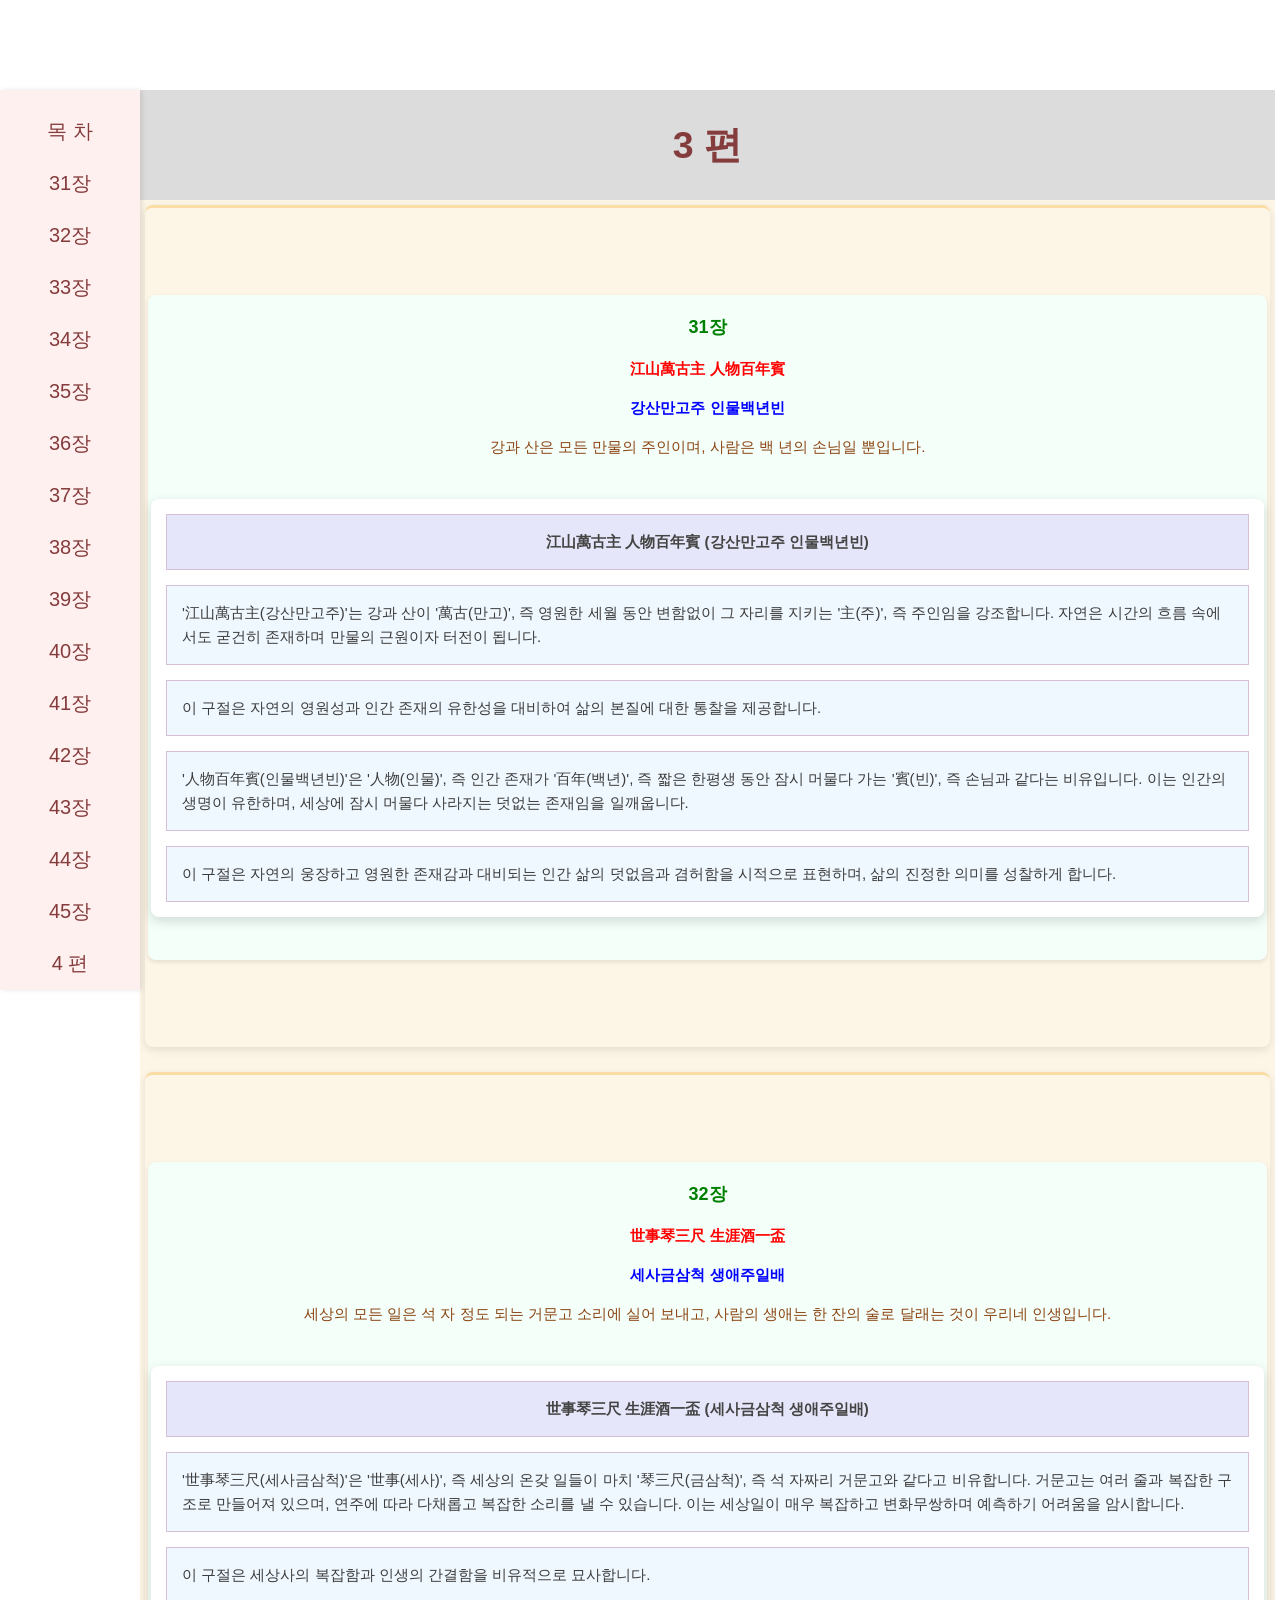
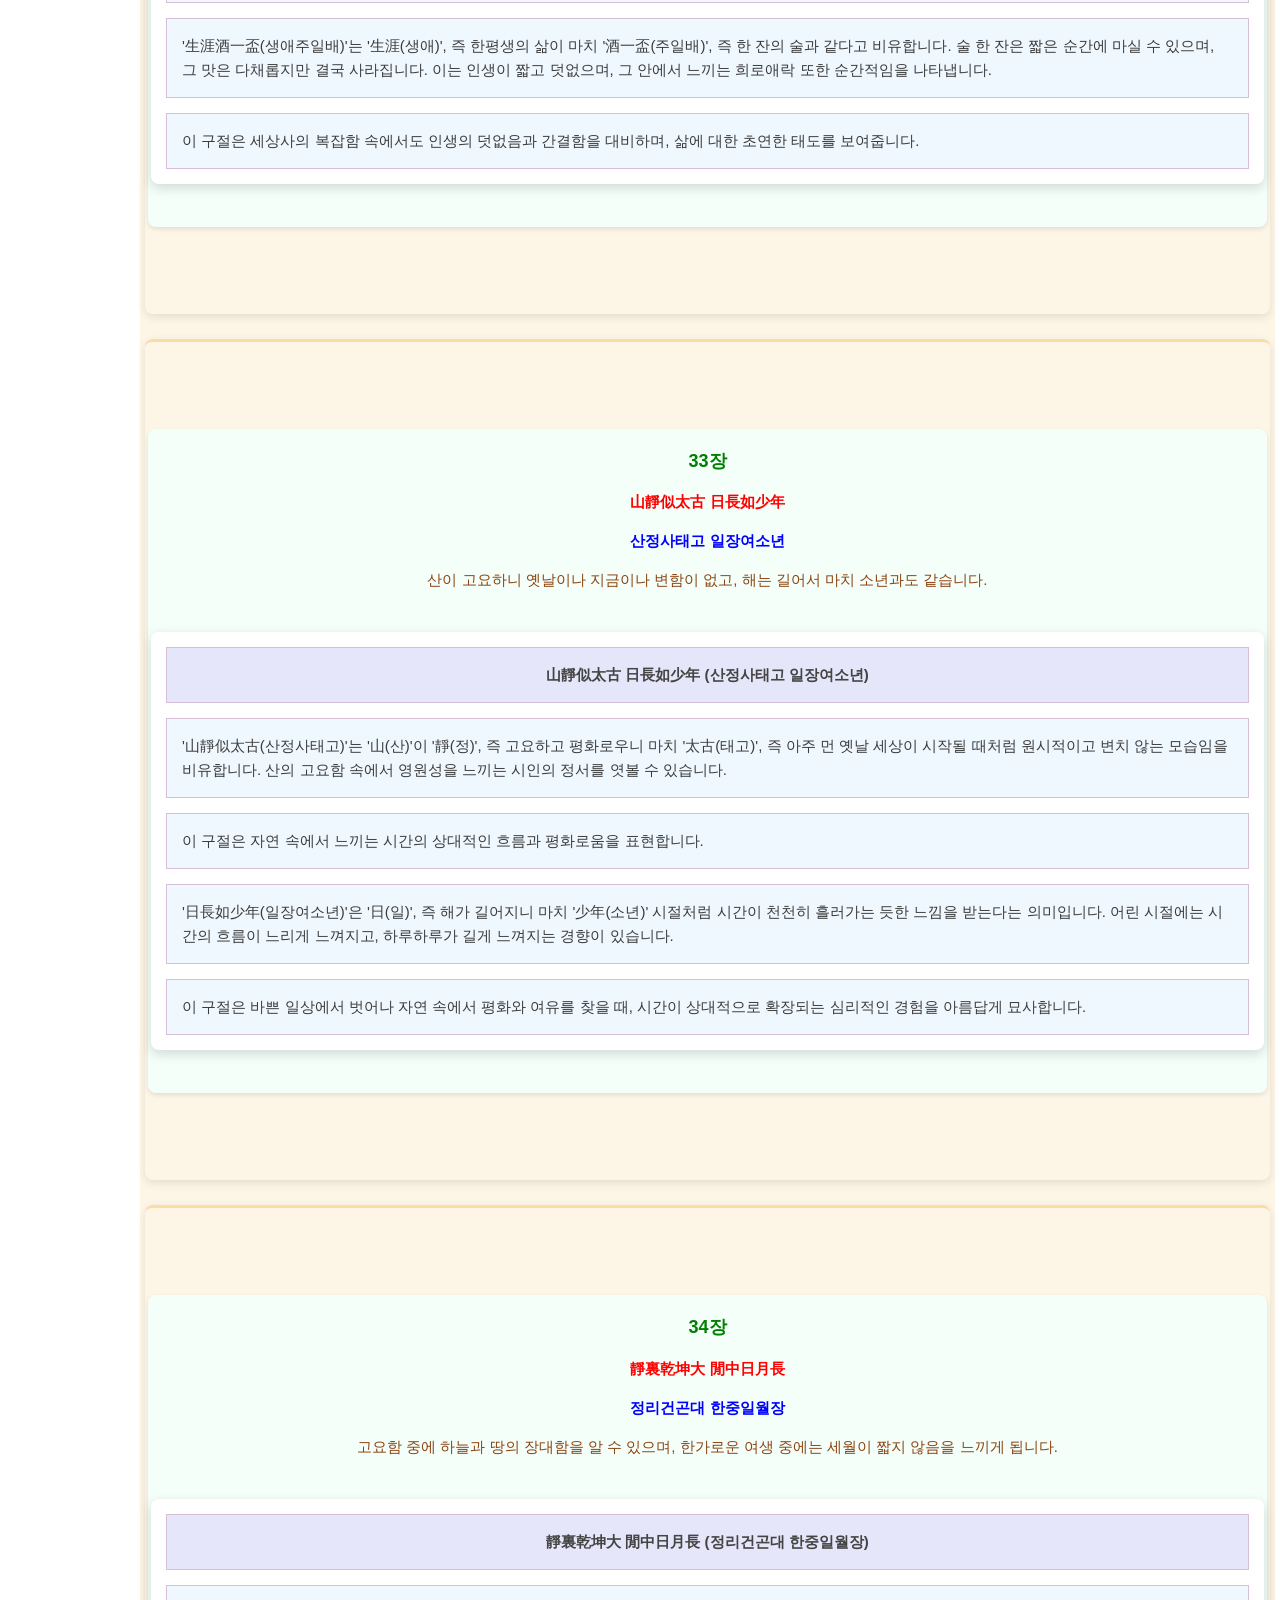
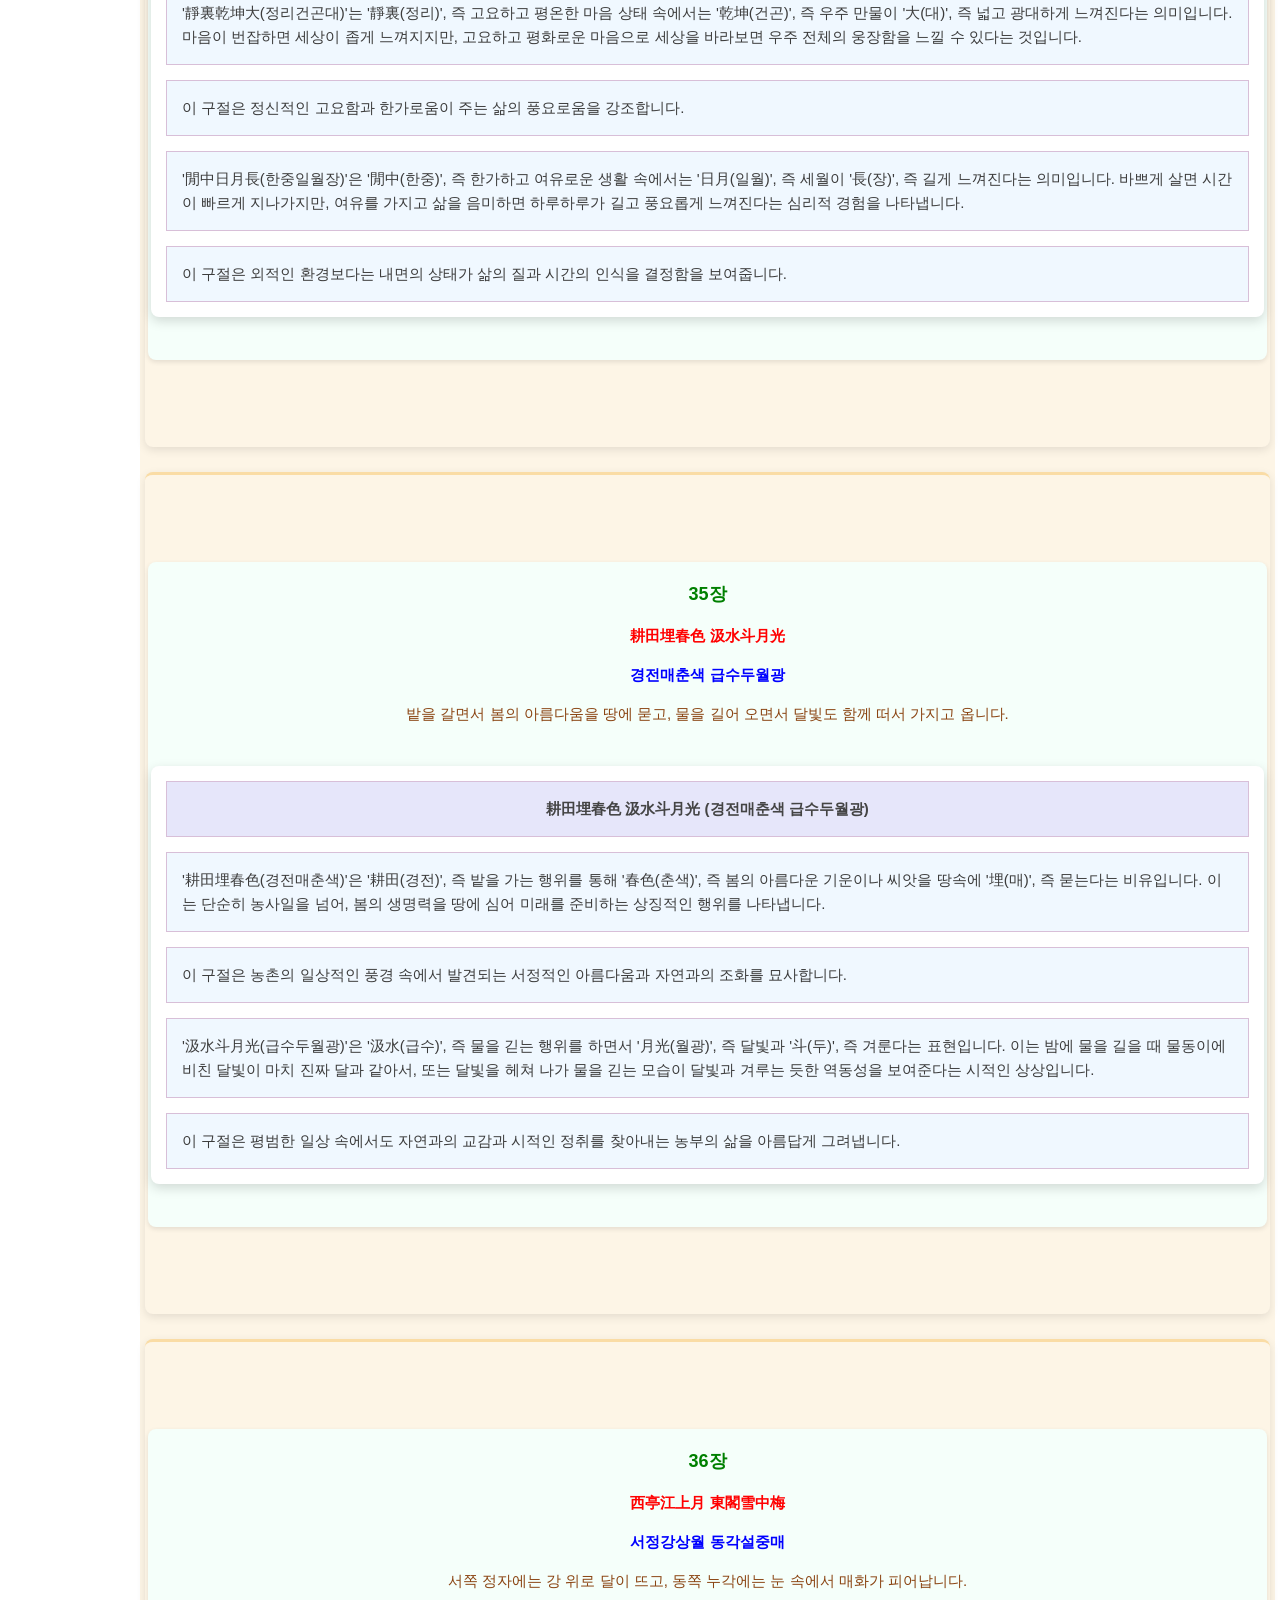
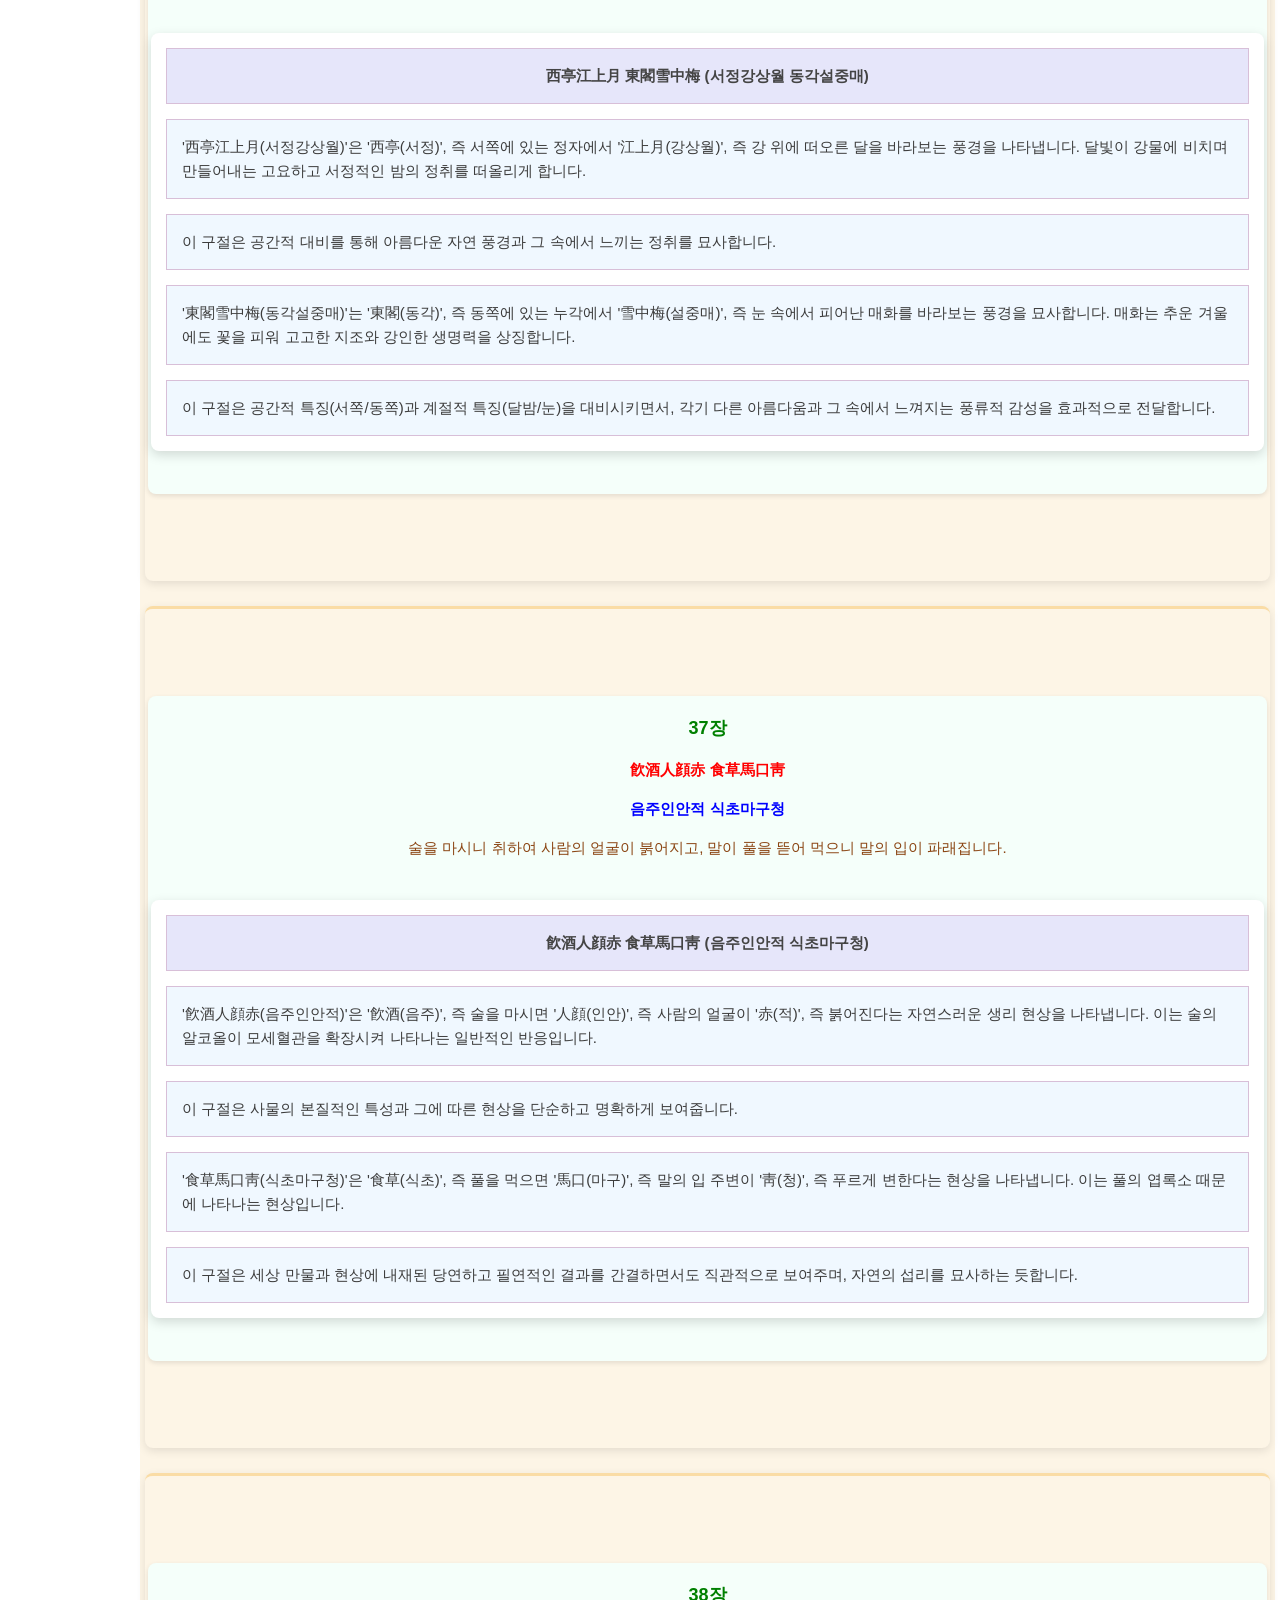
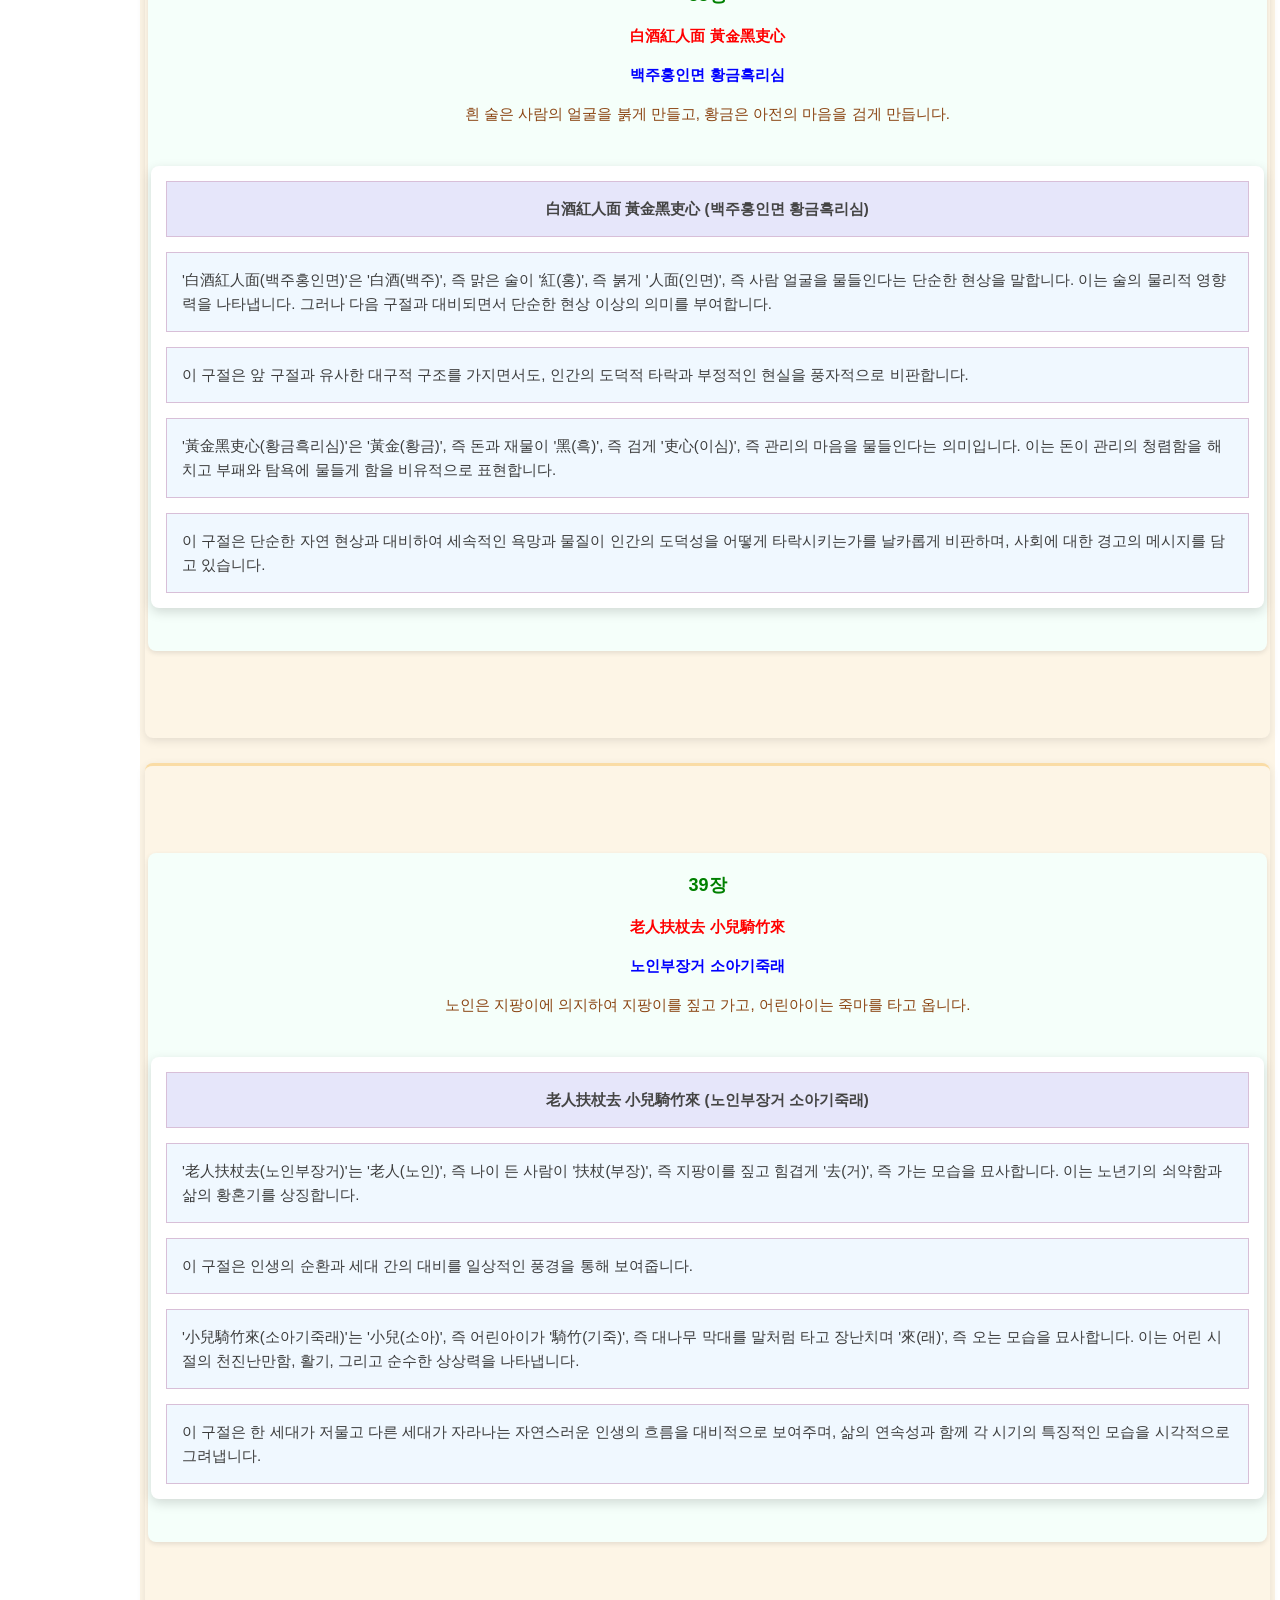
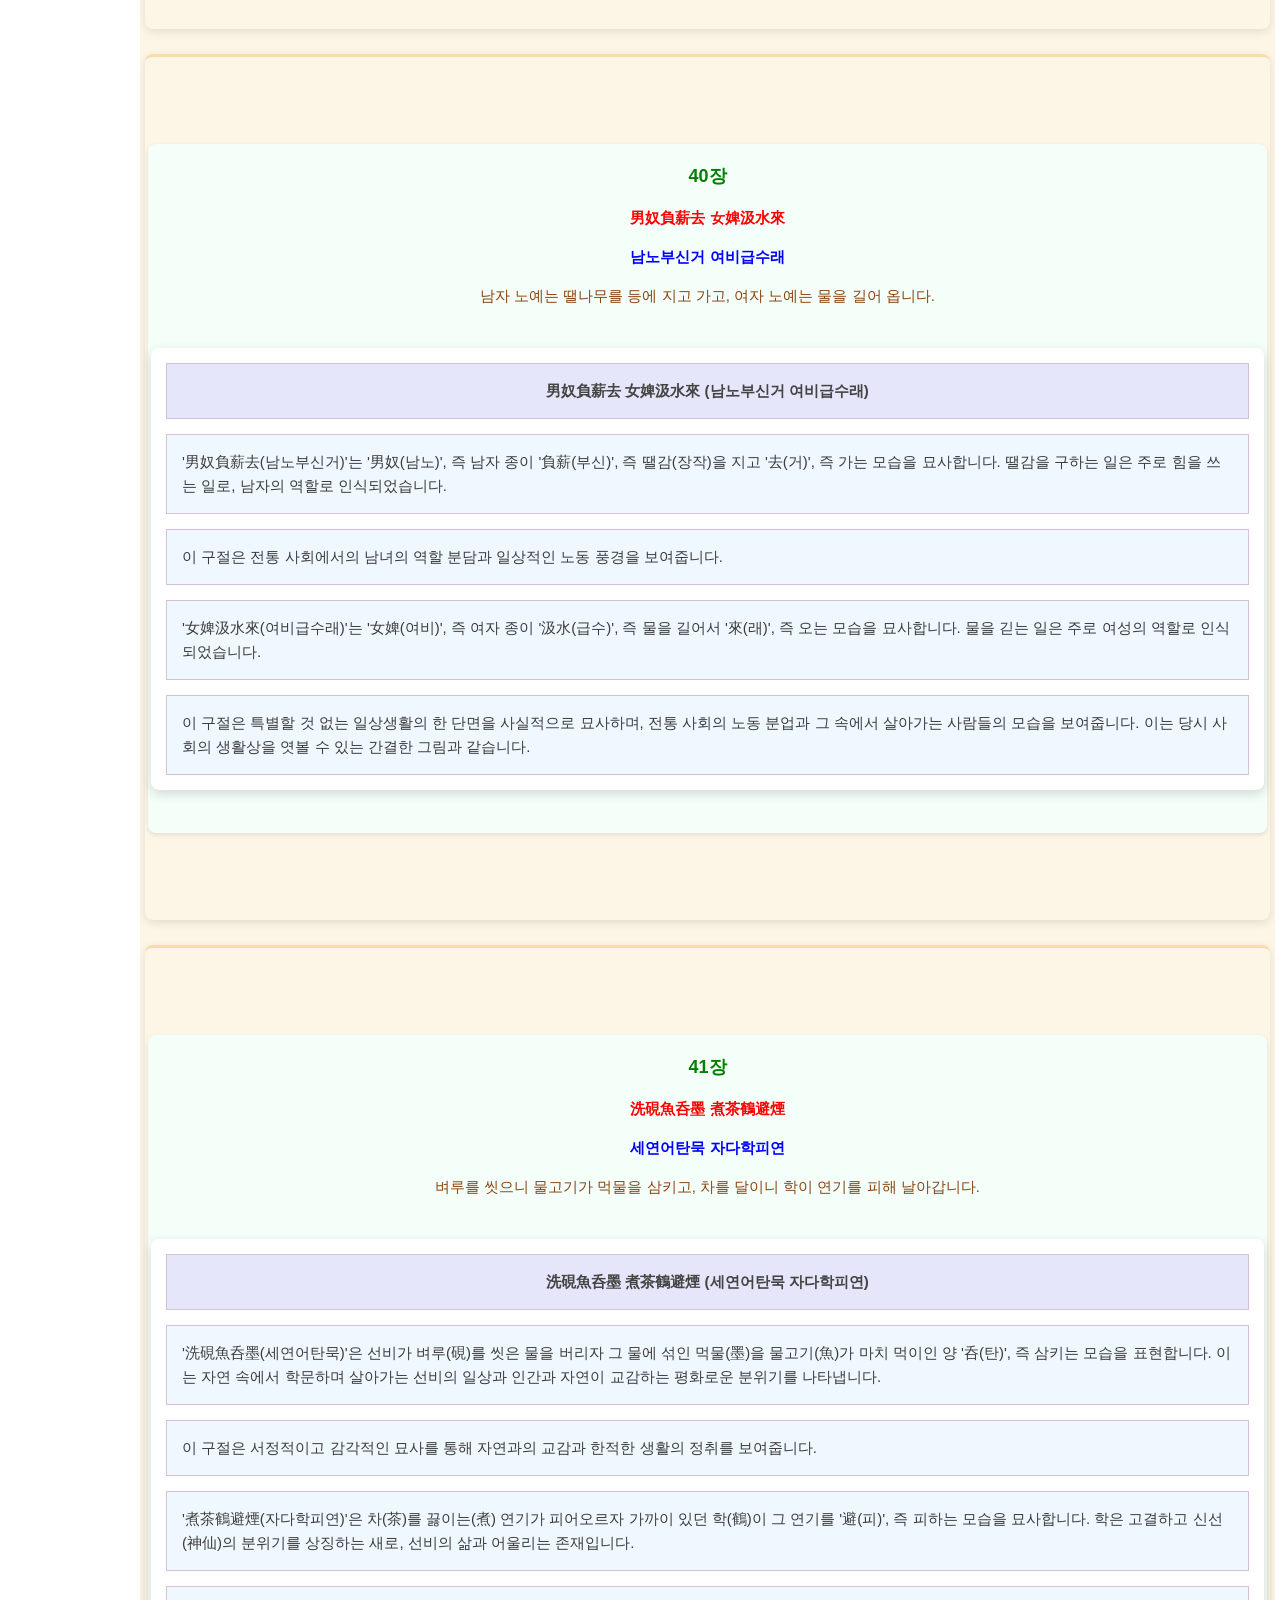
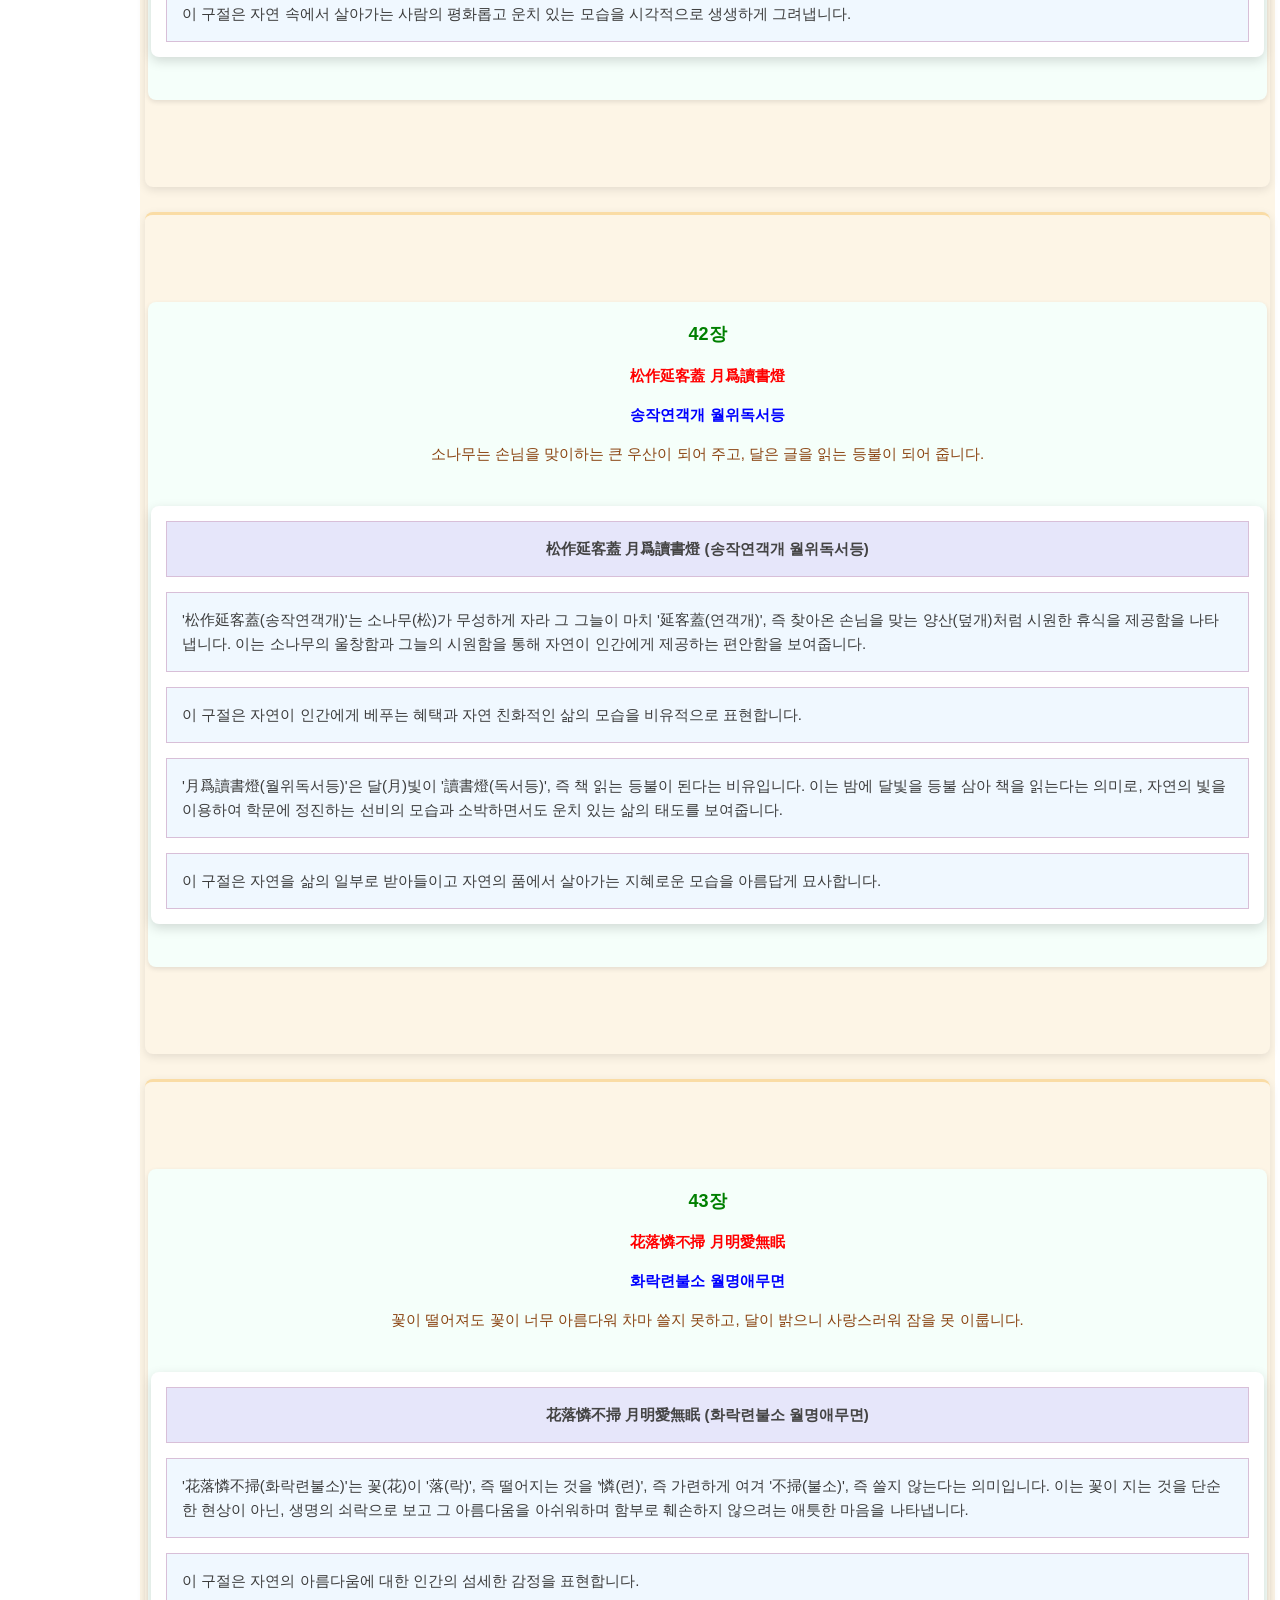
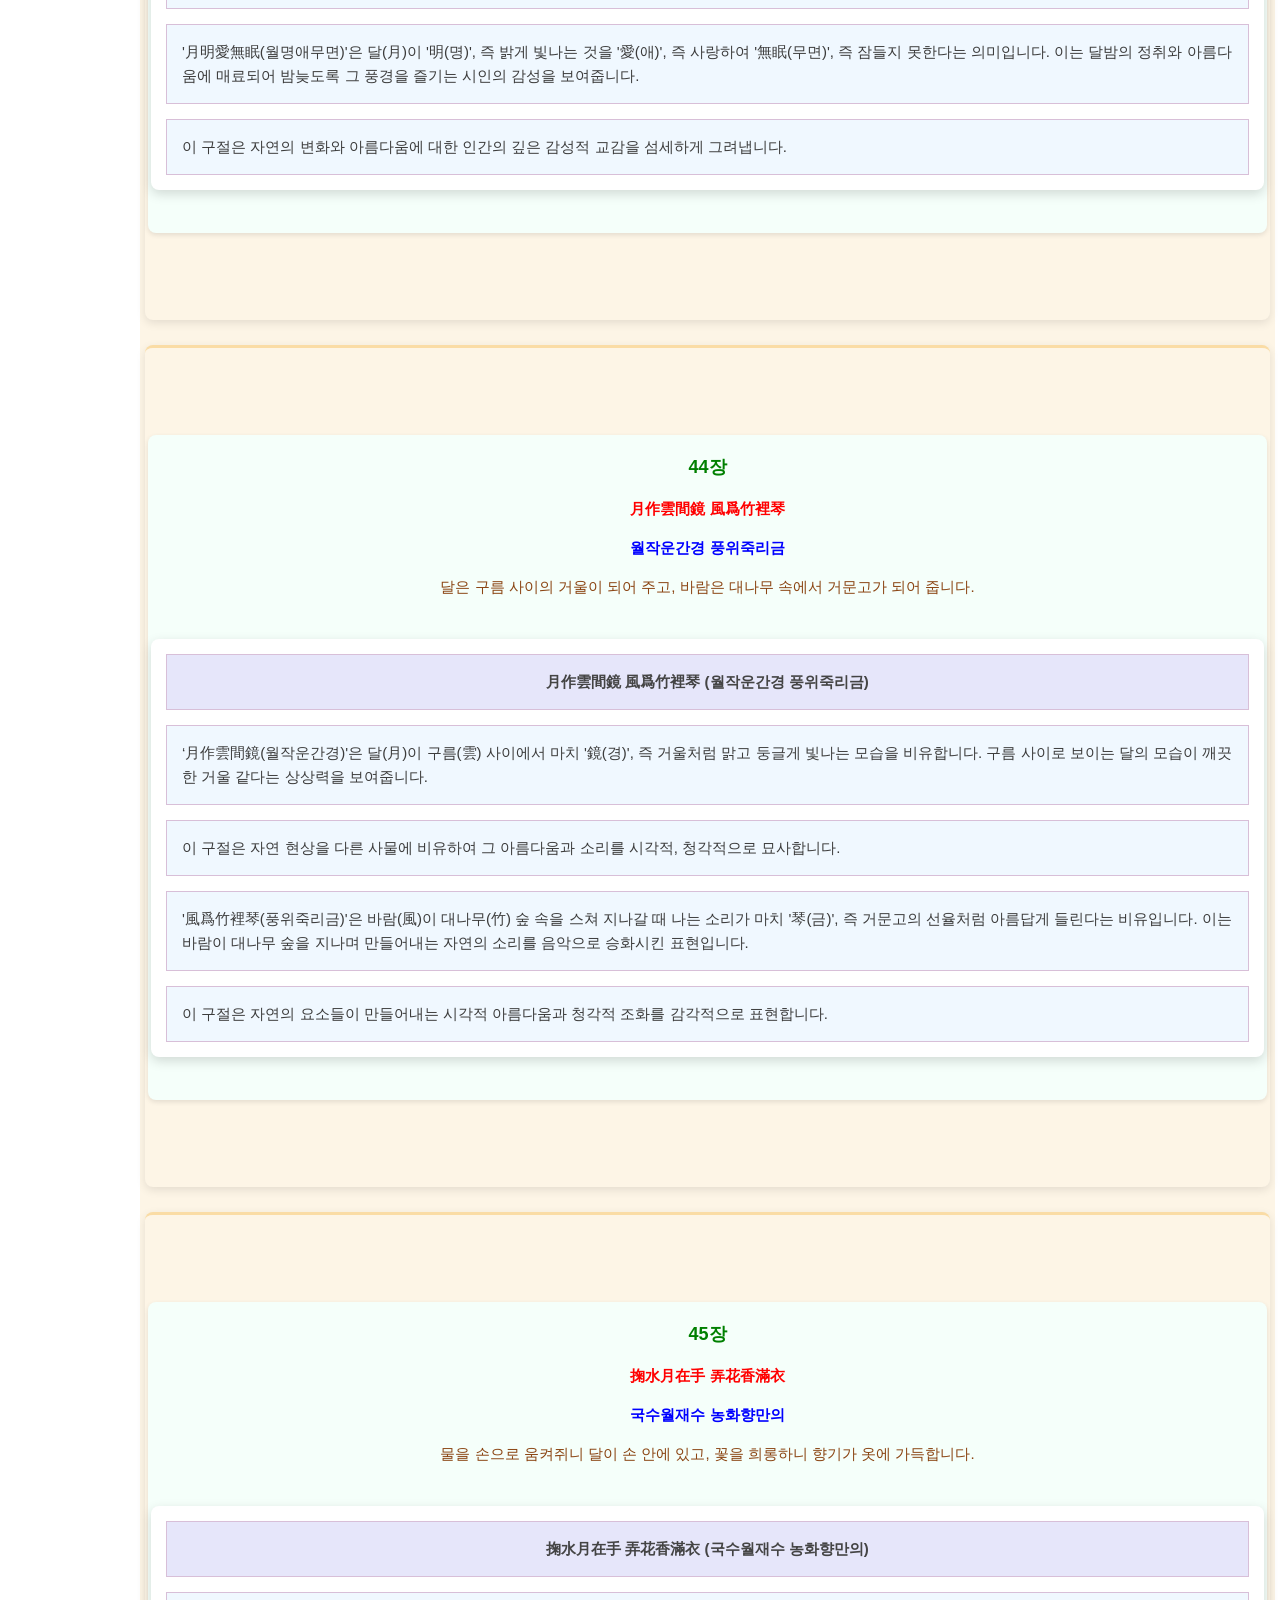
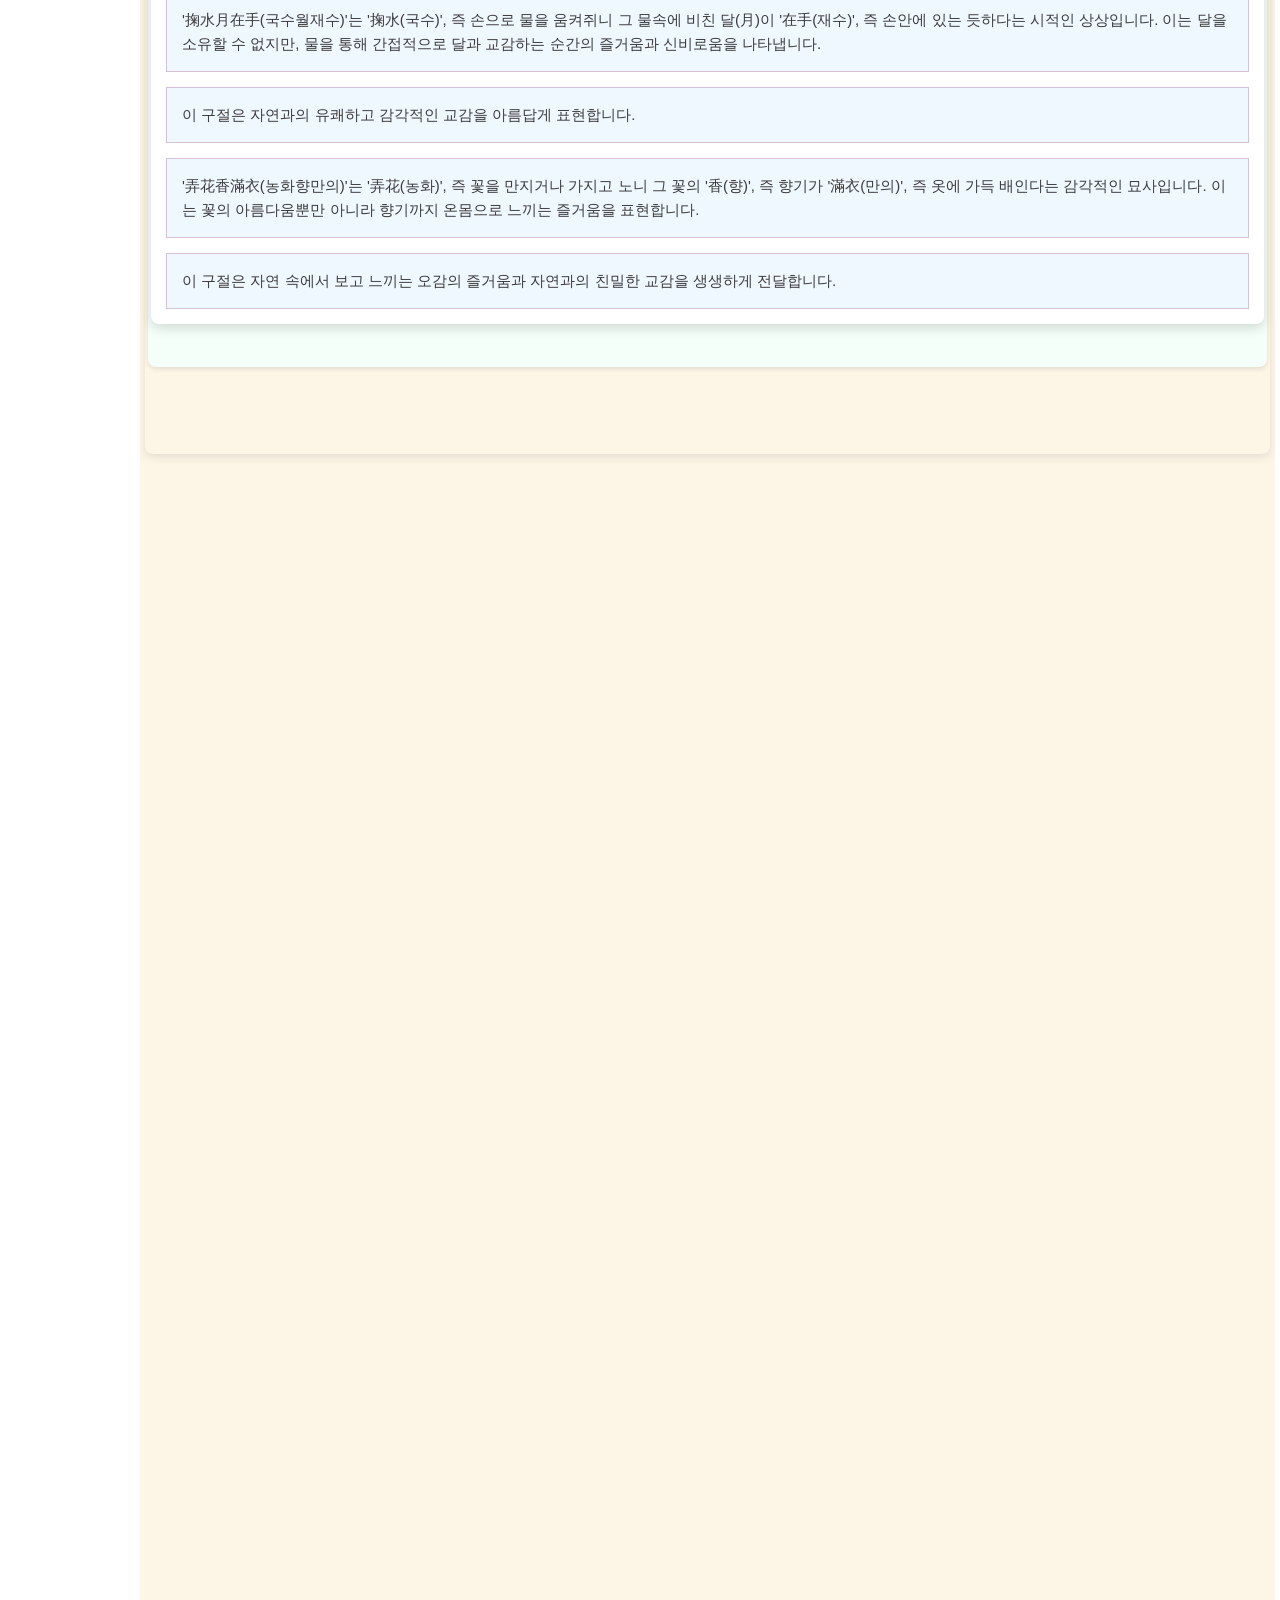
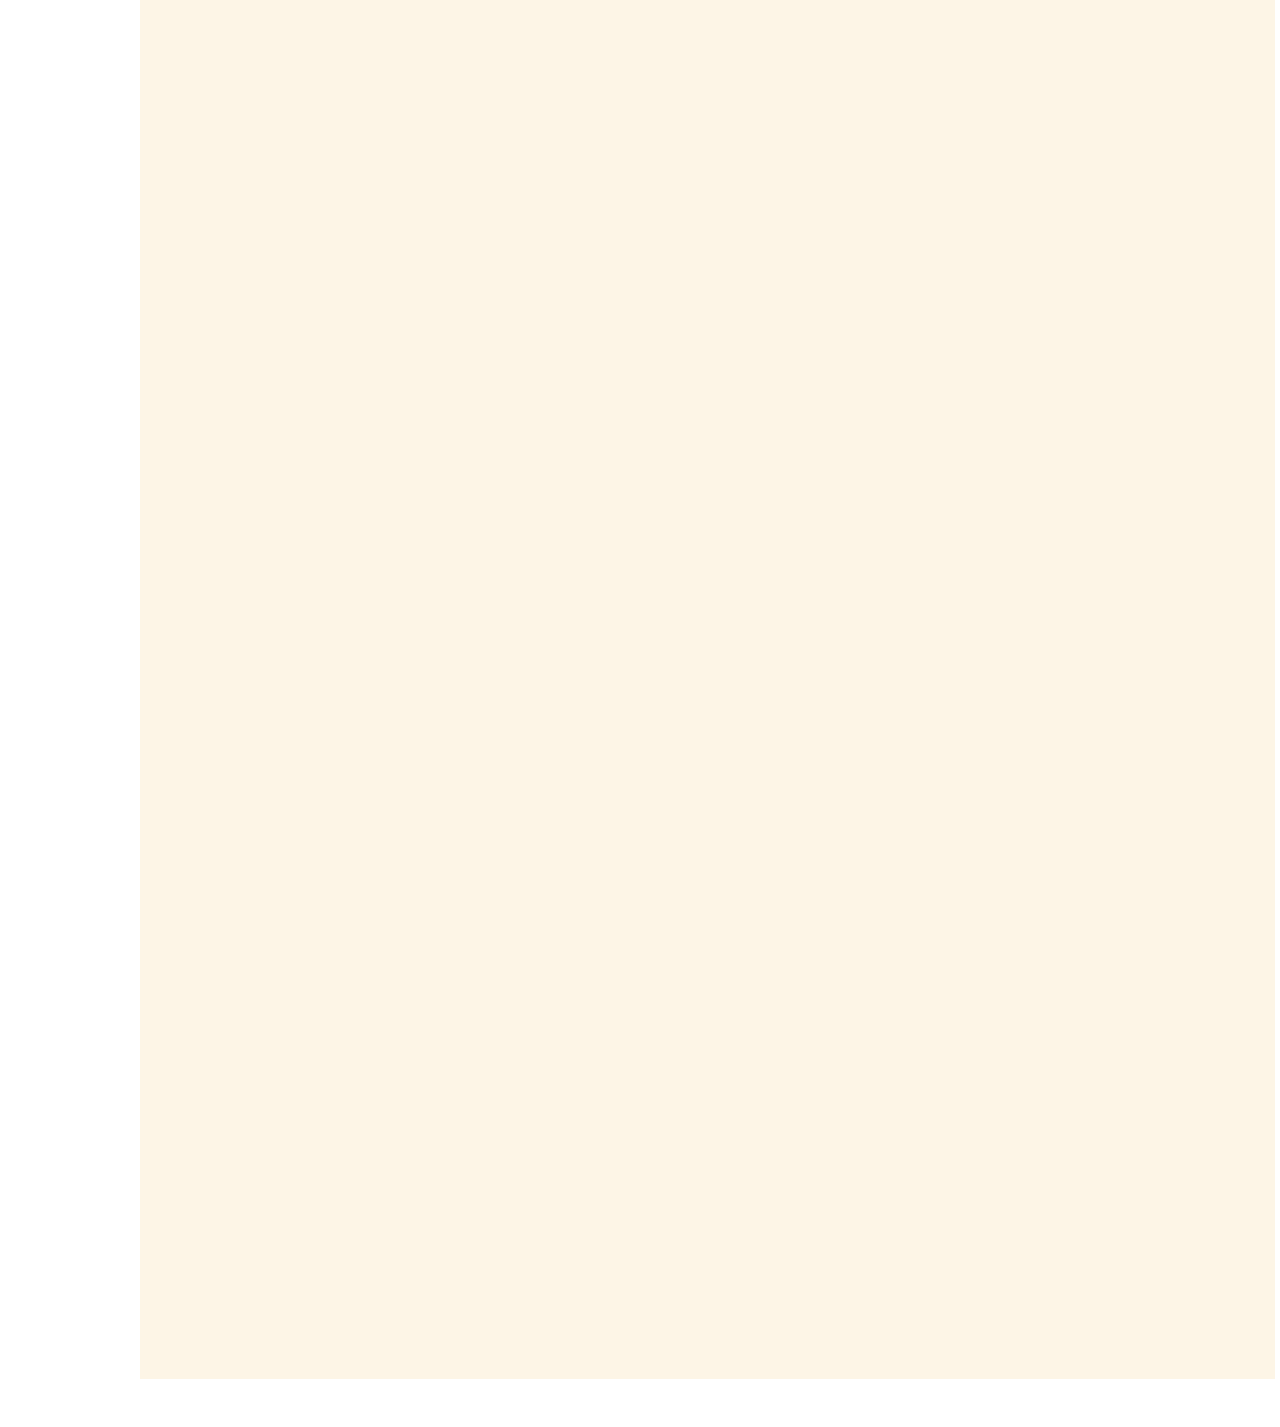
<file: contents-3.html>
<!DOCTYPE html>
<html lang="ko">
<head>
    <meta charset="UTF-8">
    <meta name="viewport" content="width=device-width, initial-scale=1.0">
    <meta name="description" content="옛날 시인들이 쓴 유명한 시 가운데서 학생들이 본받을 만한 좋은 구절만을 뽑아놓은 작자 미상의 한자교재">
    <!-- Google tag (gtag.js) -->
    <script async src="https://www.googletagmanager.com/gtag/js?id=G-24K3BL5ZW8"></script>
    <script>
        window.dataLayer = window.dataLayer || [];
        function gtag(){dataLayer.push(arguments);}
        gtag('js', new Date());

        gtag('config', 'G-24K3BL5ZW8');
    </script>
    <title>추구집 3편 - 각 구절이 5언 절구로 이루어진 한자교재(원문ㆍ전문ㆍ해설ㆍ뜻풀이)</title>
    <link rel="stylesheet" href="style.css" />
</head>
<body>
  <div class="sidenav">
    <a href="index.html">목 차</a>
    <nav>
      <a href="#section31">31장</a>
      <a href="#section32">32장</a>
      <a href="#section33">33장</a>
      <a href="#section34">34장</a>
      <a href="#section35">35장</a>
      <a href="#section36">36장</a>
      <a href="#section37">37장</a>
      <a href="#section38">38장</a>
      <a href="#section39">39장</a>
      <a href="#section40">40장</a>
      <a href="#section41">41장</a>
      <a href="#section42">42장</a>
      <a href="#section43">43장</a>
      <a href="#section44">44장</a>
      <a href="#section45">45장</a>
      <a href="contents-4.html">4 편</a>
    </nav>
  </div>
  
  <div class="main">

    <button onclick="topFunction()" id="myBtn" title="Go to top">Top</button>

    <div style="background-color:#dcdcdc;color:#9E5A5A;padding:5px"><h1>3 편</h1></div>
    <div style="background-color:#FDF5E6;color:#3c3c3c;padding:5px 5px 2500px">
      
      <section id="section31">
          <div class="text_box">
            <p><span id="first" class="js">31장</span></p> 
            <div class="js">江山萬古主 人物百年賓</div> 
            <P><span>강산만고주 인물백년빈</span></p>
            <p>강과 산은 모든 만물의 주인이며, 사람은 백 년의 손님일 뿐입니다.</p>
            <div2>
            <table>
              <thead>
                  <tr>
                    <th>江山萬古主 人物百年賓 (강산만고주 인물백년빈)</th>
                  </tr>
              </thead>
              <tbody>
                  <tr>
                    <td>'江山萬古主(강산만고주)'는 강과 산이 '萬古(만고)', 즉 영원한 세월 동안 변함없이 그 자리를 지키는 '主(주)', 즉 주인임을 강조합니다. 자연은 시간의 흐름 속에서도 굳건히 존재하며 만물의 근원이자 터전이 됩니다.</td>
                  </tr>
                  <tr>
                    <td>이 구절은 자연의 영원성과 인간 존재의 유한성을 대비하여 삶의 본질에 대한 통찰을 제공합니다.</td>
                  </tr>
                  <tr>
                    <td>'人物百年賓(인물백년빈)'은 '人物(인물)', 즉 인간 존재가 '百年(백년)', 즉 짧은 한평생 동안 잠시 머물다 가는 '賓(빈)', 즉 손님과 같다는 비유입니다. 이는 인간의 생명이 유한하며, 세상에 잠시 머물다 사라지는 덧없는 존재임을 일깨웁니다.</td>
                  </tr>
                   <tr>
                    <td>이 구절은 자연의 웅장하고 영원한 존재감과 대비되는 인간 삶의 덧없음과 겸허함을 시적으로 표현하며, 삶의 진정한 의미를 성찰하게 합니다.</td>
                  </tr>
              </tbody>
            </table>   
            </div2>
          </div>
      </section>

      <section id="section32">
          <div class="text_box">
            <p><span id="first" class="js">32장</span></p> 
            <div class="js">世事琴三尺 生涯酒一盃</div> 
            <P><span>세사금삼척 생애주일배</span></p>
            <p>세상의 모든 일은 석 자 정도 되는 거문고 소리에 실어 보내고, 사람의 생애는 한 잔의 술로 달래는 것이 우리네 인생입니다.</p>
            <div2>
            <table>
              <thead>
                  <tr>
                    <th>世事琴三尺 生涯酒一盃 (세사금삼척 생애주일배)</th>
                  </tr>
              </thead>
              <tbody>
                  <tr>
                    <td>'世事琴三尺(세사금삼척)'은 '世事(세사)', 즉 세상의 온갖 일들이 마치 '琴三尺(금삼척)', 즉 석 자짜리 거문고와 같다고 비유합니다. 거문고는 여러 줄과 복잡한 구조로 만들어져 있으며, 연주에 따라 다채롭고 복잡한 소리를 낼 수 있습니다. 이는 세상일이 매우 복잡하고 변화무쌍하며 예측하기 어려움을 암시합니다.</td>
                  </tr>
                  <tr>
                    <td>이 구절은 세상사의 복잡함과 인생의 간결함을 비유적으로 묘사합니다.</td>
                  </tr>
                  <tr>
                    <td>'生涯酒一盃(생애주일배)'는 '生涯(생애)', 즉 한평생의 삶이 마치 '酒一盃(주일배)', 즉 한 잔의 술과 같다고 비유합니다. 술 한 잔은 짧은 순간에 마실 수 있으며, 그 맛은 다채롭지만 결국 사라집니다. 이는 인생이 짧고 덧없으며, 그 안에서 느끼는 희로애락 또한 순간적임을 나타냅니다.</td>
                  </tr>
                   <tr>
                    <td>이 구절은 세상사의 복잡함 속에서도 인생의 덧없음과 간결함을 대비하며, 삶에 대한 초연한 태도를 보여줍니다.</td>
                  </tr>
              </tbody>
            </table>   
            </div2>
          </div>
      </section>

      <section id="section33">
          <div class="text_box">
            <p><span id="first" class="js">33장</span></p> 
            <div class="js">山靜似太古 日長如少年</div> 
            <P><span>산정사태고 일장여소년</span></p>
            <p>산이 고요하니 옛날이나 지금이나 변함이 없고, 해는 길어서 마치 소년과도 같습니다.</p>
            <div2>
            <table>
              <thead>
                  <tr>
                    <th>山靜似太古 日長如少年 (산정사태고 일장여소년)</th>
                  </tr>
              </thead>
              <tbody>
                  <tr>
                    <td>'山靜似太古(산정사태고)'는 '山(산)'이 '靜(정)', 즉 고요하고 평화로우니 마치 '太古(태고)', 즉 아주 먼 옛날 세상이 시작될 때처럼 원시적이고 변치 않는 모습임을 비유합니다. 산의 고요함 속에서 영원성을 느끼는 시인의 정서를 엿볼 수 있습니다.</td>
                  </tr>
                  <tr>
                    <td>이 구절은 자연 속에서 느끼는 시간의 상대적인 흐름과 평화로움을 표현합니다.</td>
                  </tr>
                  <tr>
                    <td>'日長如少年(일장여소년)'은 '日(일)', 즉 해가 길어지니 마치 '少年(소년)' 시절처럼 시간이 천천히 흘러가는 듯한 느낌을 받는다는 의미입니다. 어린 시절에는 시간의 흐름이 느리게 느껴지고, 하루하루가 길게 느껴지는 경향이 있습니다.</td>
                  </tr>
                   <tr>
                    <td>이 구절은 바쁜 일상에서 벗어나 자연 속에서 평화와 여유를 찾을 때, 시간이 상대적으로 확장되는 심리적인 경험을 아름답게 묘사합니다.</td>
                  </tr>
              </tbody>
            </table>   
            </div2>
          </div>
      </section>

      <section id="section34">
          <div class="text_box">
            <p><span id="first" class="js">34장</span></p> 
            <div class="js">靜裏乾坤大 閒中日月長</div> 
            <P><span>정리건곤대 한중일월장</span></p>
            <p>고요함 중에 하늘과 땅의 장대함을 알 수 있으며, 한가로운 여생 중에는 세월이 짧지 않음을 느끼게 됩니다.</p>
            <div2>
            <table>
              <thead>
                  <tr>
                    <th>靜裏乾坤大 閒中日月長 (정리건곤대 한중일월장)</th>
                  </tr>
              </thead>
              <tbody>
                  <tr>
                    <td>'靜裏乾坤大(정리건곤대)'는 '靜裏(정리)', 즉 고요하고 평온한 마음 상태 속에서는 '乾坤(건곤)', 즉 우주 만물이 '大(대)', 즉 넓고 광대하게 느껴진다는 의미입니다. 마음이 번잡하면 세상이 좁게 느껴지지만, 고요하고 평화로운 마음으로 세상을 바라보면 우주 전체의 웅장함을 느낄 수 있다는 것입니다.</td>
                  </tr>
                  <tr>
                    <td>이 구절은 정신적인 고요함과 한가로움이 주는 삶의 풍요로움을 강조합니다.</td>
                  </tr>
                  <tr>
                    <td>'閒中日月長(한중일월장)'은 '閒中(한중)', 즉 한가하고 여유로운 생활 속에서는 '日月(일월)', 즉 세월이 '長(장)', 즉 길게 느껴진다는 의미입니다. 바쁘게 살면 시간이 빠르게 지나가지만, 여유를 가지고 삶을 음미하면 하루하루가 길고 풍요롭게 느껴진다는 심리적 경험을 나타냅니다.</td>
                  </tr>
                   <tr>
                    <td>이 구절은 외적인 환경보다는 내면의 상태가 삶의 질과 시간의 인식을 결정함을 보여줍니다.</td>
                  </tr>
              </tbody>
            </table>   
            </div2>
          </div>
      </section>
      
      <section id="section35">
          <div class="text_box">
            <p><span id="first" class="js">35장</span></p> 
            <div class="js">耕田埋春色 汲水斗月光</div> 
            <P><span>경전매춘색 급수두월광</span></p>
            <p>밭을 갈면서 봄의 아름다움을 땅에 묻고, 물을 길어 오면서 달빛도 함께 떠서 가지고 옵니다.</p>
            <div2>
            <table>
              <thead>
                  <tr>
                    <th>耕田埋春色 汲水斗月光 (경전매춘색 급수두월광)</th>
                  </tr>
              </thead>
              <tbody>
                  <tr>
                    <td>'耕田埋春色(경전매춘색)'은 '耕田(경전)', 즉 밭을 가는 행위를 통해 '春色(춘색)', 즉 봄의 아름다운 기운이나 씨앗을 땅속에 '埋(매)', 즉 묻는다는 비유입니다. 이는 단순히 농사일을 넘어, 봄의 생명력을 땅에 심어 미래를 준비하는 상징적인 행위를 나타냅니다.</td>
                  </tr>
                  <tr>
                    <td>이 구절은 농촌의 일상적인 풍경 속에서 발견되는 서정적인 아름다움과 자연과의 조화를 묘사합니다.</td>
                  </tr>
                  <tr>
                    <td>'汲水斗月光(급수두월광)'은 '汲水(급수)', 즉 물을 긷는 행위를 하면서 '月光(월광)', 즉 달빛과 '斗(두)', 즉 겨룬다는 표현입니다. 이는 밤에 물을 길을 때 물동이에 비친 달빛이 마치 진짜 달과 같아서, 또는 달빛을 헤쳐 나가 물을 긷는 모습이 달빛과 겨루는 듯한 역동성을 보여준다는 시적인 상상입니다.</td>
                  </tr>
                   <tr>
                    <td>이 구절은 평범한 일상 속에서도 자연과의 교감과 시적인 정취를 찾아내는 농부의 삶을 아름답게 그려냅니다.</td>
                  </tr>
              </tbody>
            </table>   
            </div2>
          </div>
      </section>

      <section id="section36">
          <div class="text_box">
            <p><span id="first" class="js">36장</span></p> 
            <div class="js">西亭江上月 東閣雪中梅</div> 
            <P><span>서정강상월 동각설중매</span></p>
            <p>서쪽 정자에는 강 위로 달이 뜨고, 동쪽 누각에는 눈 속에서 매화가 피어납니다.</p>
            <div2>
            <table>
              <thead>
                  <tr>
                    <th>西亭江上月 東閣雪中梅 (서정강상월 동각설중매)</th>
                  </tr>
              </thead>
              <tbody>
                  <tr>
                    <td>'西亭江上月(서정강상월)'은 '西亭(서정)', 즉 서쪽에 있는 정자에서 '江上月(강상월)', 즉 강 위에 떠오른 달을 바라보는 풍경을 나타냅니다. 달빛이 강물에 비치며 만들어내는 고요하고 서정적인 밤의 정취를 떠올리게 합니다.</td>
                  </tr>
                  <tr>
                    <td>이 구절은 공간적 대비를 통해 아름다운 자연 풍경과 그 속에서 느끼는 정취를 묘사합니다.</td>
                  </tr>
                  <tr>
                    <td>'東閣雪中梅(동각설중매)'는 '東閣(동각)', 즉 동쪽에 있는 누각에서 '雪中梅(설중매)', 즉 눈 속에서 피어난 매화를 바라보는 풍경을 묘사합니다. 매화는 추운 겨울에도 꽃을 피워 고고한 지조와 강인한 생명력을 상징합니다.</td>
                  </tr>
                   <tr>
                    <td>이 구절은 공간적 특징(서쪽/동쪽)과 계절적 특징(달밤/눈)을 대비시키면서, 각기 다른 아름다움과 그 속에서 느껴지는 풍류적 감성을 효과적으로 전달합니다.</td>
                  </tr>
              </tbody>
            </table>   
            </div2>
          </div>
      </section>

      <section id="section37">
          <div class="text_box">
            <p><span id="first" class="js">37장</span></p> 
            <div class="js">飮酒人顔赤 食草馬口靑</div> 
            <P><span>음주인안적 식초마구청</span></p>
            <p>술을 마시니 취하여 사람의 얼굴이 붉어지고, 말이 풀을 뜯어 먹으니 말의 입이 파래집니다.</p>
            <div2>
            <table>
              <thead>
                  <tr>
                    <th>飮酒人顔赤 食草馬口靑 (음주인안적 식초마구청)</th>
                  </tr>
              </thead>
              <tbody>
                  <tr>
                    <td>'飮酒人顔赤(음주인안적)'은 '飮酒(음주)', 즉 술을 마시면 '人顔(인안)', 즉 사람의 얼굴이 '赤(적)', 즉 붉어진다는 자연스러운 생리 현상을 나타냅니다. 이는 술의 알코올이 모세혈관을 확장시켜 나타나는 일반적인 반응입니다.</td>
                  </tr>
                  <tr>
                    <td>이 구절은 사물의 본질적인 특성과 그에 따른 현상을 단순하고 명확하게 보여줍니다.</td>
                  </tr>
                  <tr>
                    <td>'食草馬口靑(식초마구청)'은 '食草(식초)', 즉 풀을 먹으면 '馬口(마구)', 즉 말의 입 주변이 '靑(청)', 즉 푸르게 변한다는 현상을 나타냅니다. 이는 풀의 엽록소 때문에 나타나는 현상입니다.</td>
                  </tr>
                   <tr>
                    <td>이 구절은 세상 만물과 현상에 내재된 당연하고 필연적인 결과를 간결하면서도 직관적으로 보여주며, 자연의 섭리를 묘사하는 듯합니다.</td>
                  </tr>
              </tbody>
            </table>   
            </div2>
          </div>
      </section>

      <section id="section38">
          <div class="text_box">
            <p><span id="first" class="js">38장</span></p> 
            <div class="js">白酒紅人面 黃金黑吏心</div> 
            <P><span>백주홍인면 황금흑리심</span></p>
            <p>흰 술은 사람의 얼굴을 붉게 만들고, 황금은 아전의 마음을 검게 만듭니다.</p>
            <div2>
            <table>
              <thead>
                  <tr>
                    <th>白酒紅人面 黃金黑吏心 (백주홍인면 황금흑리심)</th>
                  </tr>
              </thead>
              <tbody>
                  <tr>
                    <td>'白酒紅人面(백주홍인면)'은 '白酒(백주)', 즉 맑은 술이 '紅(홍)', 즉 붉게 '人面(인면)', 즉 사람 얼굴을 물들인다는 단순한 현상을 말합니다. 이는 술의 물리적 영향력을 나타냅니다. 그러나 다음 구절과 대비되면서 단순한 현상 이상의 의미를 부여합니다.</td>
                  </tr>
                  <tr>
                    <td>이 구절은 앞 구절과 유사한 대구적 구조를 가지면서도, 인간의 도덕적 타락과 부정적인 현실을 풍자적으로 비판합니다.</td>
                  </tr>
                  <tr>
                    <td>'黃金黑吏心(황금흑리심)'은 '黃金(황금)', 즉 돈과 재물이 '黑(흑)', 즉 검게 '吏心(이심)', 즉 관리의 마음을 물들인다는 의미입니다. 이는 돈이 관리의 청렴함을 해치고 부패와 탐욕에 물들게 함을 비유적으로 표현합니다.</td>
                  </tr>
                   <tr>
                    <td>이 구절은 단순한 자연 현상과 대비하여 세속적인 욕망과 물질이 인간의 도덕성을 어떻게 타락시키는가를 날카롭게 비판하며, 사회에 대한 경고의 메시지를 담고 있습니다.</td>
                  </tr>
              </tbody>
            </table>   
            </div2>
          </div>
      </section>

      <section id="section39">
          <div class="text_box">
            <p><span id="first" class="js">39장</span></p> 
            <div class="js">老人扶杖去 小兒騎竹來</div> 
            <P><span>노인부장거 소아기죽래</span></p>
            <p>노인은 지팡이에 의지하여 지팡이를 짚고 가고, 어린아이는 죽마를 타고 옵니다.</p>
            <div2>
            <table>
              <thead>
                  <tr>
                    <th>老人扶杖去 小兒騎竹來 (노인부장거 소아기죽래)</th>
                  </tr>
              </thead>
              <tbody>
                  <tr>
                    <td>'老人扶杖去(노인부장거)'는 '老人(노인)', 즉 나이 든 사람이 '扶杖(부장)', 즉 지팡이를 짚고 힘겹게 '去(거)', 즉 가는 모습을 묘사합니다. 이는 노년기의 쇠약함과 삶의 황혼기를 상징합니다.</td>
                  </tr>
                  <tr>
                    <td>이 구절은 인생의 순환과 세대 간의 대비를 일상적인 풍경을 통해 보여줍니다.</td>
                  </tr>
                  <tr>
                    <td>'小兒騎竹來(소아기죽래)'는 '小兒(소아)', 즉 어린아이가 '騎竹(기죽)', 즉 대나무 막대를 말처럼 타고 장난치며 '來(래)', 즉 오는 모습을 묘사합니다. 이는 어린 시절의 천진난만함, 활기, 그리고 순수한 상상력을 나타냅니다.</td>
                  </tr>
                   <tr>
                    <td>이 구절은 한 세대가 저물고 다른 세대가 자라나는 자연스러운 인생의 흐름을 대비적으로 보여주며, 삶의 연속성과 함께 각 시기의 특징적인 모습을 시각적으로 그려냅니다.</td>
                  </tr>
              </tbody>
            </table>   
            </div2>
          </div>
      </section>

      <section id="section40">
          <div class="text_box">
            <p><span id="first" class="js">40장</span></p> 
            <div class="js">男奴負薪去 女婢汲水來</div> 
            <P><span>남노부신거 여비급수래</span></p>
            <p>남자 노예는 땔나무를 등에 지고 가고, 여자 노예는 물을 길어 옵니다.</p>
            <div2>
            <table>
              <thead>
                  <tr>
                    <th>男奴負薪去 女婢汲水來 (남노부신거 여비급수래)</th>
                  </tr>
              </thead>
              <tbody>
                  <tr>
                    <td>'男奴負薪去(남노부신거)'는 '男奴(남노)', 즉 남자 종이 '負薪(부신)', 즉 땔감(장작)을 지고 '去(거)', 즉 가는 모습을 묘사합니다. 땔감을 구하는 일은 주로 힘을 쓰는 일로, 남자의 역할로 인식되었습니다.</td>
                  </tr>
                  <tr>
                    <td>이 구절은 전통 사회에서의 남녀의 역할 분담과 일상적인 노동 풍경을 보여줍니다.</td>
                  </tr>
                  <tr>
                    <td>'女婢汲水來(여비급수래)'는 '女婢(여비)', 즉 여자 종이 '汲水(급수)', 즉 물을 길어서 '來(래)', 즉 오는 모습을 묘사합니다. 물을 긷는 일은 주로 여성의 역할로 인식되었습니다.</td>
                  </tr>
                   <tr>
                    <td>이 구절은 특별할 것 없는 일상생활의 한 단면을 사실적으로 묘사하며, 전통 사회의 노동 분업과 그 속에서 살아가는 사람들의 모습을 보여줍니다. 이는 당시 사회의 생활상을 엿볼 수 있는 간결한 그림과 같습니다.</td>
                  </tr>
              </tbody>
            </table>   
            </div2>
          </div>
      </section>

      <section id="section41">
          <div class="text_box">
            <p><span id="first" class="js">41장</span></p> 
            <div class="js">洗硯魚呑墨 煮茶鶴避煙</div> 
            <P><span>세연어탄묵 자다학피연</span></p>
            <p>벼루를 씻으니 물고기가 먹물을 삼키고, 차를 달이니 학이 연기를 피해 날아갑니다.</p>
            <div2>
            <table>
              <thead>
                  <tr>
                    <th>洗硯魚呑墨 煮茶鶴避煙 (세연어탄묵 자다학피연)</th>
                  </tr>
              </thead>
              <tbody>
                  <tr>
                    <td>'洗硯魚呑墨(세연어탄묵)'은 선비가 벼루(硯)를 씻은 물을 버리자 그 물에 섞인 먹물(墨)을 물고기(魚)가 마치 먹이인 양 '呑(탄)', 즉 삼키는 모습을 표현합니다. 이는 자연 속에서 학문하며 살아가는 선비의 일상과 인간과 자연이 교감하는 평화로운 분위기를 나타냅니다.</td>
                  </tr>
                  <tr>
                    <td>이 구절은 서정적이고 감각적인 묘사를 통해 자연과의 교감과 한적한 생활의 정취를 보여줍니다.</td>
                  </tr>
                  <tr>
                    <td>'煮茶鶴避煙(자다학피연)'은 차(茶)를 끓이는(煮) 연기가 피어오르자 가까이 있던 학(鶴)이 그 연기를 '避(피)', 즉 피하는 모습을 묘사합니다. 학은 고결하고 신선(神仙)의 분위기를 상징하는 새로, 선비의 삶과 어울리는 존재입니다.</td>
                  </tr>
                   <tr>
                    <td>이 구절은 자연 속에서 살아가는 사람의 평화롭고 운치 있는 모습을 시각적으로 생생하게 그려냅니다.</td>
                  </tr>
              </tbody>
            </table>   
            </div2>
          </div>
      </section>

      <section id="section42">
          <div class="text_box">
            <p><span id="first" class="js">42장</span></p> 
            <div class="js">松作延客蓋 月爲讀書燈</div> 
            <P><span>송작연객개 월위독서등</span></p>
            <p>소나무는 손님을 맞이하는 큰 우산이 되어 주고, 달은 글을 읽는 등불이 되어 줍니다.</p>
            <div2>
            <table>
              <thead>
                  <tr>
                    <th>松作延客蓋 月爲讀書燈 (송작연객개 월위독서등)</th>
                  </tr>
              </thead>
              <tbody>
                  <tr>
                    <td>'松作延客蓋(송작연객개)'는 소나무(松)가 무성하게 자라 그 그늘이 마치 '延客蓋(연객개)', 즉 찾아온 손님을 맞는 양산(덮개)처럼 시원한 휴식을 제공함을 나타냅니다. 이는 소나무의 울창함과 그늘의 시원함을 통해 자연이 인간에게 제공하는 편안함을 보여줍니다.</td>
                  </tr>
                  <tr>
                    <td>이 구절은 자연이 인간에게 베푸는 혜택과 자연 친화적인 삶의 모습을 비유적으로 표현합니다.</td>
                  </tr>
                  <tr>
                    <td>'月爲讀書燈(월위독서등)'은 달(月)빛이 '讀書燈(독서등)', 즉 책 읽는 등불이 된다는 비유입니다. 이는 밤에 달빛을 등불 삼아 책을 읽는다는 의미로, 자연의 빛을 이용하여 학문에 정진하는 선비의 모습과 소박하면서도 운치 있는 삶의 태도를 보여줍니다.</td>
                  </tr>
                   <tr>
                    <td>이 구절은 자연을 삶의 일부로 받아들이고 자연의 품에서 살아가는 지혜로운 모습을 아름답게 묘사합니다.</td>
                  </tr>
              </tbody>
            </table>   
            </div2>
          </div>
      </section>

      <section id="section43">
          <div class="text_box">
            <p><span id="first" class="js">43장</span></p> 
            <div class="js">花落憐不掃 月明愛無眠</div> 
            <P><span>화락련불소 월명애무면</span></p>
            <p>꽃이 떨어져도 꽃이 너무 아름다워 차마 쓸지 못하고, 달이 밝으니 사랑스러워 잠을 못 이룹니다.</p>
            <div2>
            <table>
              <thead>
                  <tr>
                    <th>花落憐不掃 月明愛無眠 (화락련불소 월명애무면)</th>
                  </tr>
              </thead>
              <tbody>
                  <tr>
                    <td>'花落憐不掃(화락련불소)'는 꽃(花)이 '落(락)', 즉 떨어지는 것을 '憐(련)', 즉 가련하게 여겨 '不掃(불소)', 즉 쓸지 않는다는 의미입니다. 이는 꽃이 지는 것을 단순한 현상이 아닌, 생명의 쇠락으로 보고 그 아름다움을 아쉬워하며 함부로 훼손하지 않으려는 애틋한 마음을 나타냅니다.</td>
                  </tr>
                  <tr>
                    <td>이 구절은 자연의 아름다움에 대한 인간의 섬세한 감정을 표현합니다.</td>
                  </tr>
                  <tr>
                    <td>'月明愛無眠(월명애무면)'은 달(月)이 '明(명)', 즉 밝게 빛나는 것을 '愛(애)', 즉 사랑하여 '無眠(무면)', 즉 잠들지 못한다는 의미입니다. 이는 달밤의 정취와 아름다움에 매료되어 밤늦도록 그 풍경을 즐기는 시인의 감성을 보여줍니다.</td>
                  </tr>
                   <tr>
                    <td>이 구절은 자연의 변화와 아름다움에 대한 인간의 깊은 감성적 교감을 섬세하게 그려냅니다.</td>
                  </tr>
              </tbody>
            </table>   
            </div2>
          </div>
      </section>

      <section id="section44">
          <div class="text_box">
            <p><span id="first" class="js">44장</span></p> 
            <div class="js">月作雲間鏡 風爲竹裡琴</div> 
            <P><span>월작운간경 풍위죽리금</span></p>
            <p>달은 구름 사이의 거울이 되어 주고, 바람은 대나무 속에서 거문고가 되어 줍니다.</p>
            <div2>
            <table>
              <thead>
                  <tr>
                    <th>月作雲間鏡 風爲竹裡琴 (월작운간경 풍위죽리금)</th>
                  </tr>
              </thead>
              <tbody>
                  <tr>
                    <td>‘月作雲間鏡(월작운간경)'은 달(月)이 구름(雲) 사이에서 마치 '鏡(경)', 즉 거울처럼 맑고 둥글게 빛나는 모습을 비유합니다. 구름 사이로 보이는 달의 모습이 깨끗한 거울 같다는 상상력을 보여줍니다.</td>
                  </tr>
                  <tr>
                    <td>이 구절은 자연 현상을 다른 사물에 비유하여 그 아름다움과 소리를 시각적, 청각적으로 묘사합니다.</td>
                  </tr>
                  <tr>
                    <td>'風爲竹裡琴(풍위죽리금)'은 바람(風)이 대나무(竹) 숲 속을 스쳐 지나갈 때 나는 소리가 마치 '琴(금)', 즉 거문고의 선율처럼 아름답게 들린다는 비유입니다. 이는 바람이 대나무 숲을 지나며 만들어내는 자연의 소리를 음악으로 승화시킨 표현입니다.</td>
                  </tr>
                   <tr>
                    <td>이 구절은 자연의 요소들이 만들어내는 시각적 아름다움과 청각적 조화를 감각적으로 표현합니다.</td>
                  </tr>
              </tbody>
            </table>   
            </div2>
          </div>
      </section>

      <section id="section45">
          <div class="text_box">
            <p><span id="first" class="js">45장</span></p> 
            <div class="js">掬水月在手 弄花香滿衣</div> 
            <P><span>국수월재수 농화향만의</span></p>
            <p>물을 손으로 움켜쥐니 달이 손 안에 있고, 꽃을 희롱하니 향기가 옷에 가득합니다.</p>
            <div2>
            <table>
              <thead>
                  <tr>
                    <th>掬水月在手 弄花香滿衣 (국수월재수 농화향만의)</th>
                  </tr>
              </thead>
              <tbody>
                  <tr>
                    <td>'掬水月在手(국수월재수)'는 '掬水(국수)', 즉 손으로 물을 움켜쥐니 그 물속에 비친 달(月)이 '在手(재수)', 즉 손안에 있는 듯하다는 시적인 상상입니다. 이는 달을 소유할 수 없지만, 물을 통해 간접적으로 달과 교감하는 순간의 즐거움과 신비로움을 나타냅니다.</td>
                  </tr>
                  <tr>
                    <td>이 구절은 자연과의 유쾌하고 감각적인 교감을 아름답게 표현합니다.</td>
                  </tr>
                  <tr>
                    <td>'弄花香滿衣(농화향만의)'는 '弄花(농화)', 즉 꽃을 만지거나 가지고 노니 그 꽃의 '香(향)', 즉 향기가 '滿衣(만의)', 즉 옷에 가득 배인다는 감각적인 묘사입니다. 이는 꽃의 아름다움뿐만 아니라 향기까지 온몸으로 느끼는 즐거움을 표현합니다.</td>
                  </tr>
                   <tr>
                    <td>이 구절은 자연 속에서 보고 느끼는 오감의 즐거움과 자연과의 친밀한 교감을 생생하게 전달합니다.</td>
                  </tr>
              </tbody>
            </table>   
            </div2>
          </div>
      </section>
      
      <!-- <h2 style="text-align:center">훈 음 과 부 수</h2>
        
        <div class="slideshow-container">  
          <div class="mySlides1">
            <img src="Coding1.jpg" style="width:100%">
          </div>

          <div class="mySlides1">
            <img src="Coding2.jpg" style="width:100%">
          </div>

          <div class="mySlides1">
            <img src="Coding3.jpg" style="width:100%">
          </div>

          <div class="mySlides1">
            <img src="Coding4.jpg" style="width:100%">
          </div>

          <div class="mySlides1">
            <img src="Coding5.jpg" style="width:100%">
          </div>

          <a class="prev" onclick="plusSlides(-1, 0)">&#10094;</a>
          <a class="next" onclick="plusSlides(1, 0)">&#10095;</a>
          
          <p style="text-align:center;">훈 음</p>
        </div>
        <br><br>
        
        <div class="slideshow-container">
          <div class="mySlides2">
            <img src="Coding1.jpg" style="width:100%">
          </div>

          <div class="mySlides2">
            <img src="Coding2.jpg" style="width:100%">
          </div>

          <div class="mySlides2">
            <img src="Coding3.jpg" style="width:100%">
          </div>
          
          <div class="mySlides2">
            <img src="Coding4.jpg" style="width:100%">
          </div>

          <div class="mySlides2">
            <img src="Coding5.jpg" style="width:100%">
          </div>

          <a class="prev" onclick="plusSlides(-1, 1)">&#10094;</a>
          <a class="next" onclick="plusSlides(1, 1)">&#10095;</a>
          
          <p style="text-align:center;">부 수</p>
        </div>
        <br><br>
      </div> -->
    </div>
    <ins class="kakao_ad_area" style="display:none; position: fixed; top: 0px; left: 0%;"
      data-ad-unit = "DAN-SUjwTRkNNMt6hqEd"
      data-ad-width = "728"
      data-ad-height = "90"
    >
    </ins>

  </div> 
  
    <script type="text/javascript" charset="utf-8" src="https://t1.daumcdn.net/kas/static/ba.min.js" async></script>
    <script src="JavaScript.js"></script> 
</body>
</html>
</file>
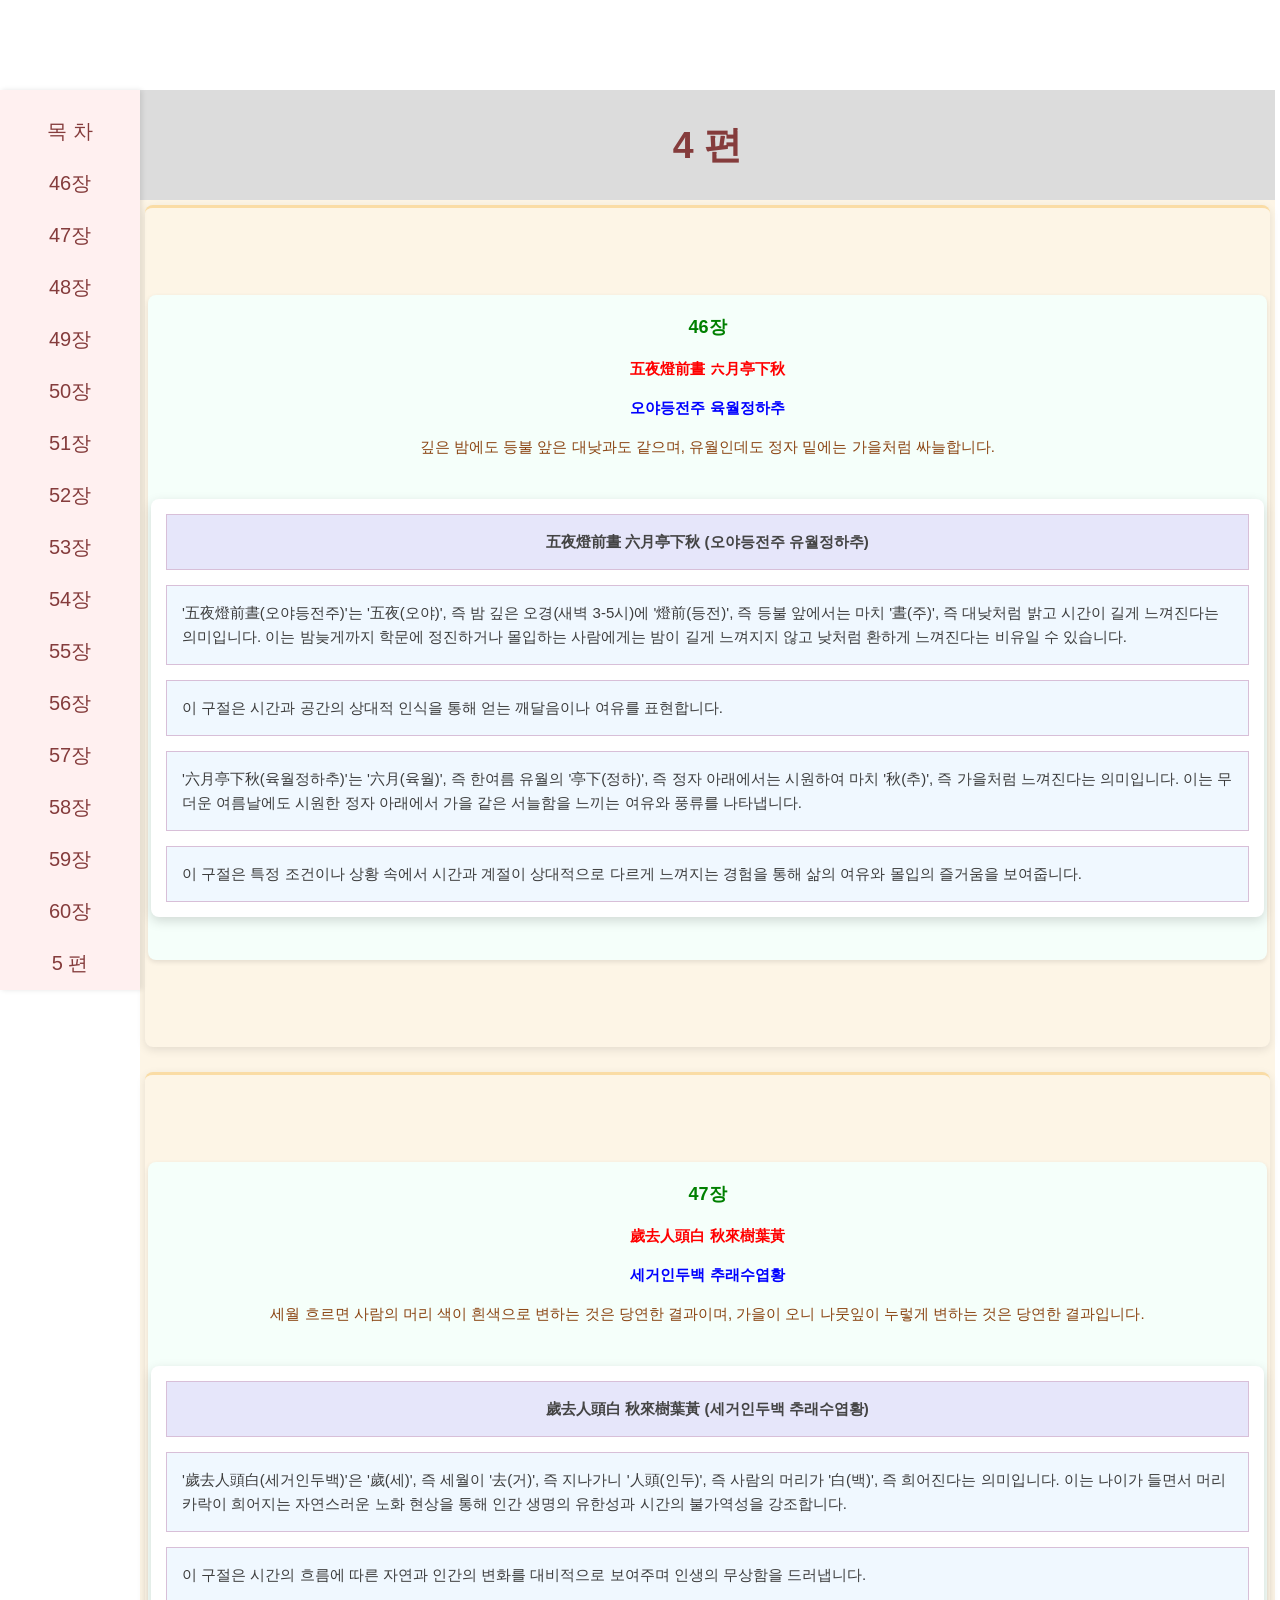
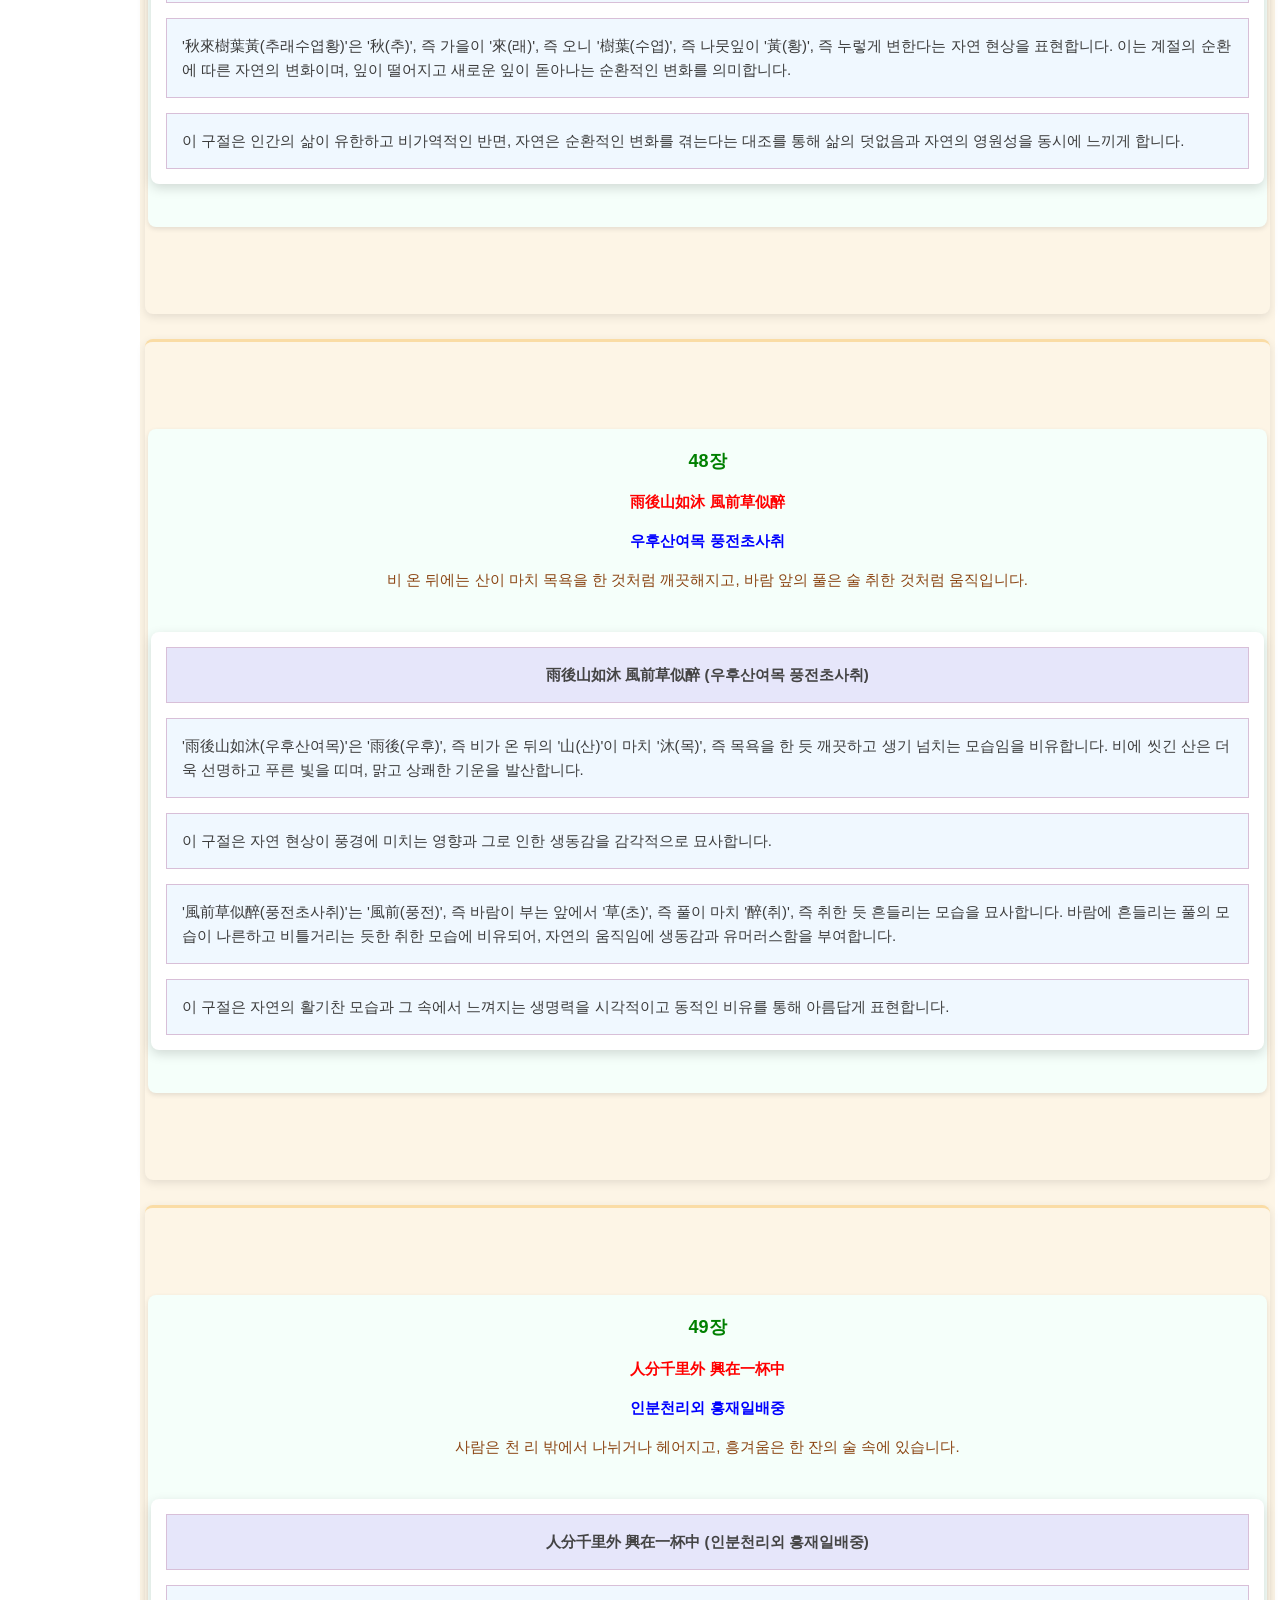
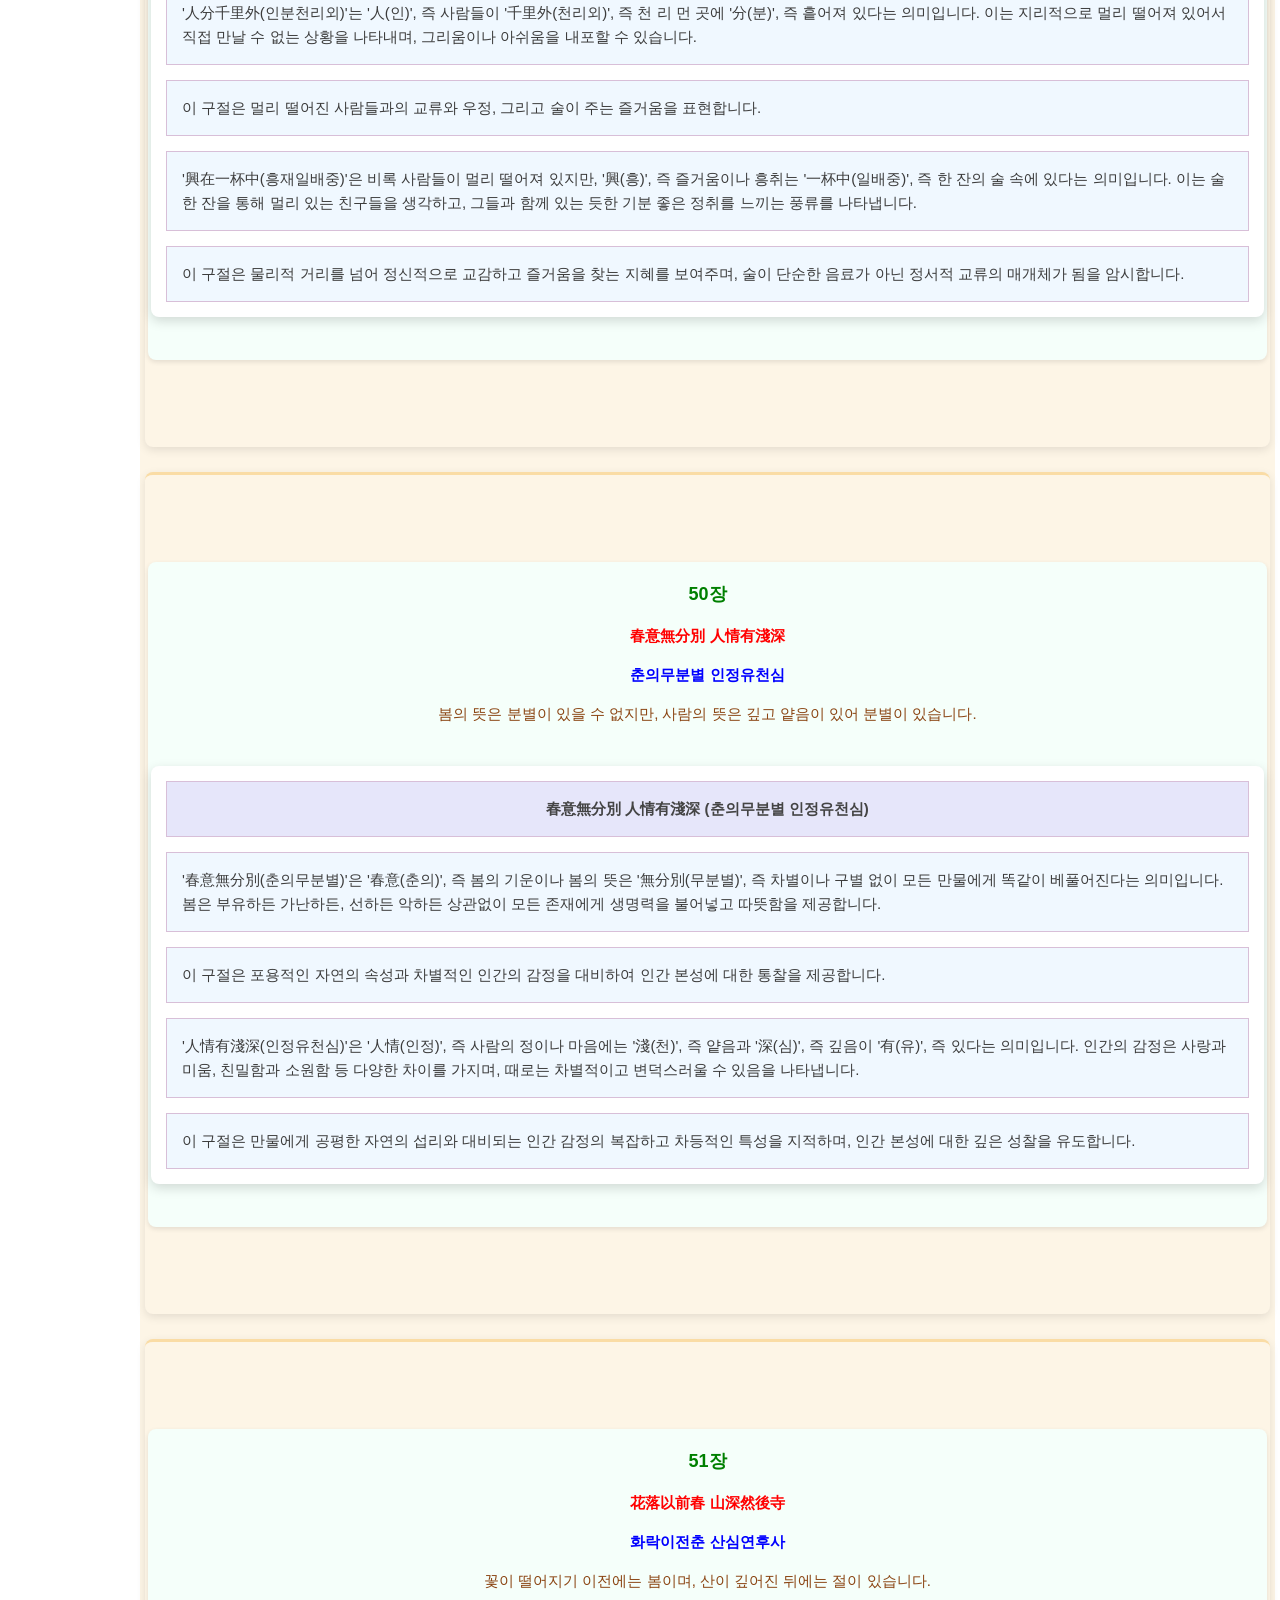
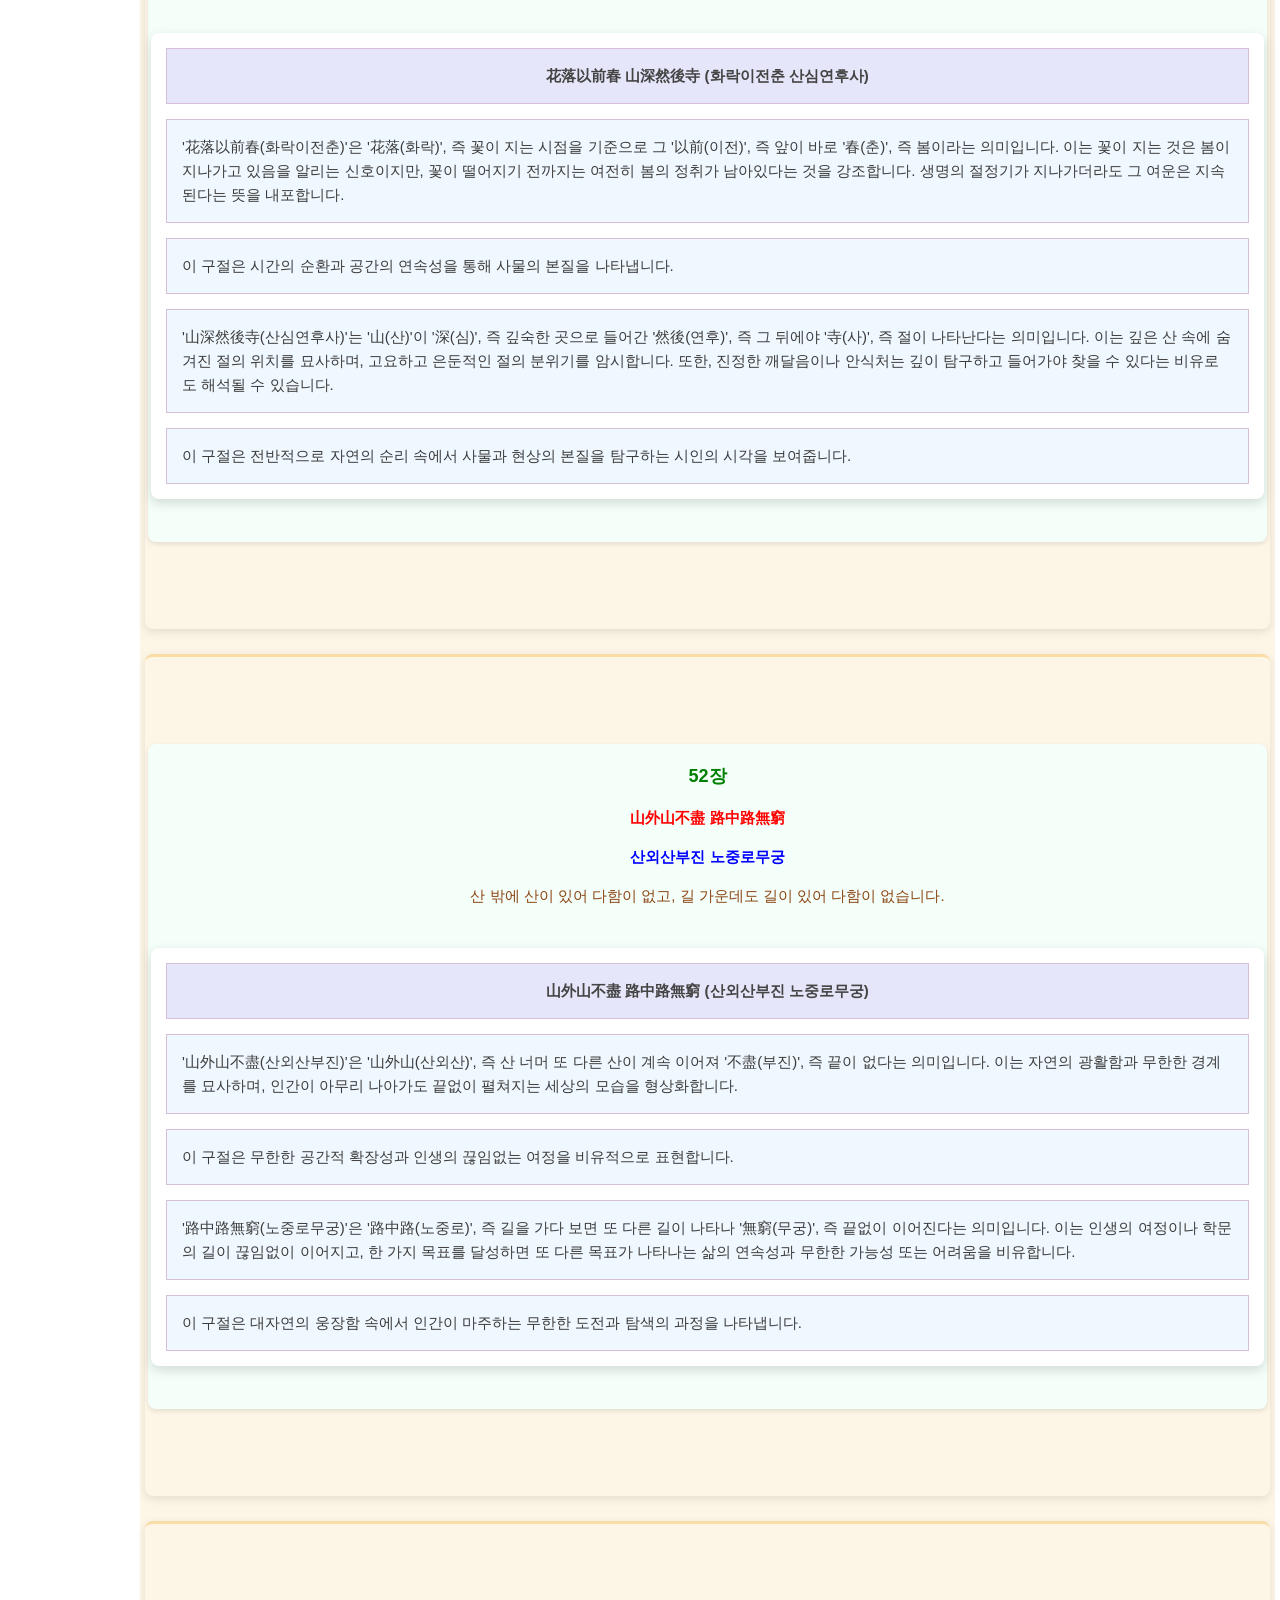
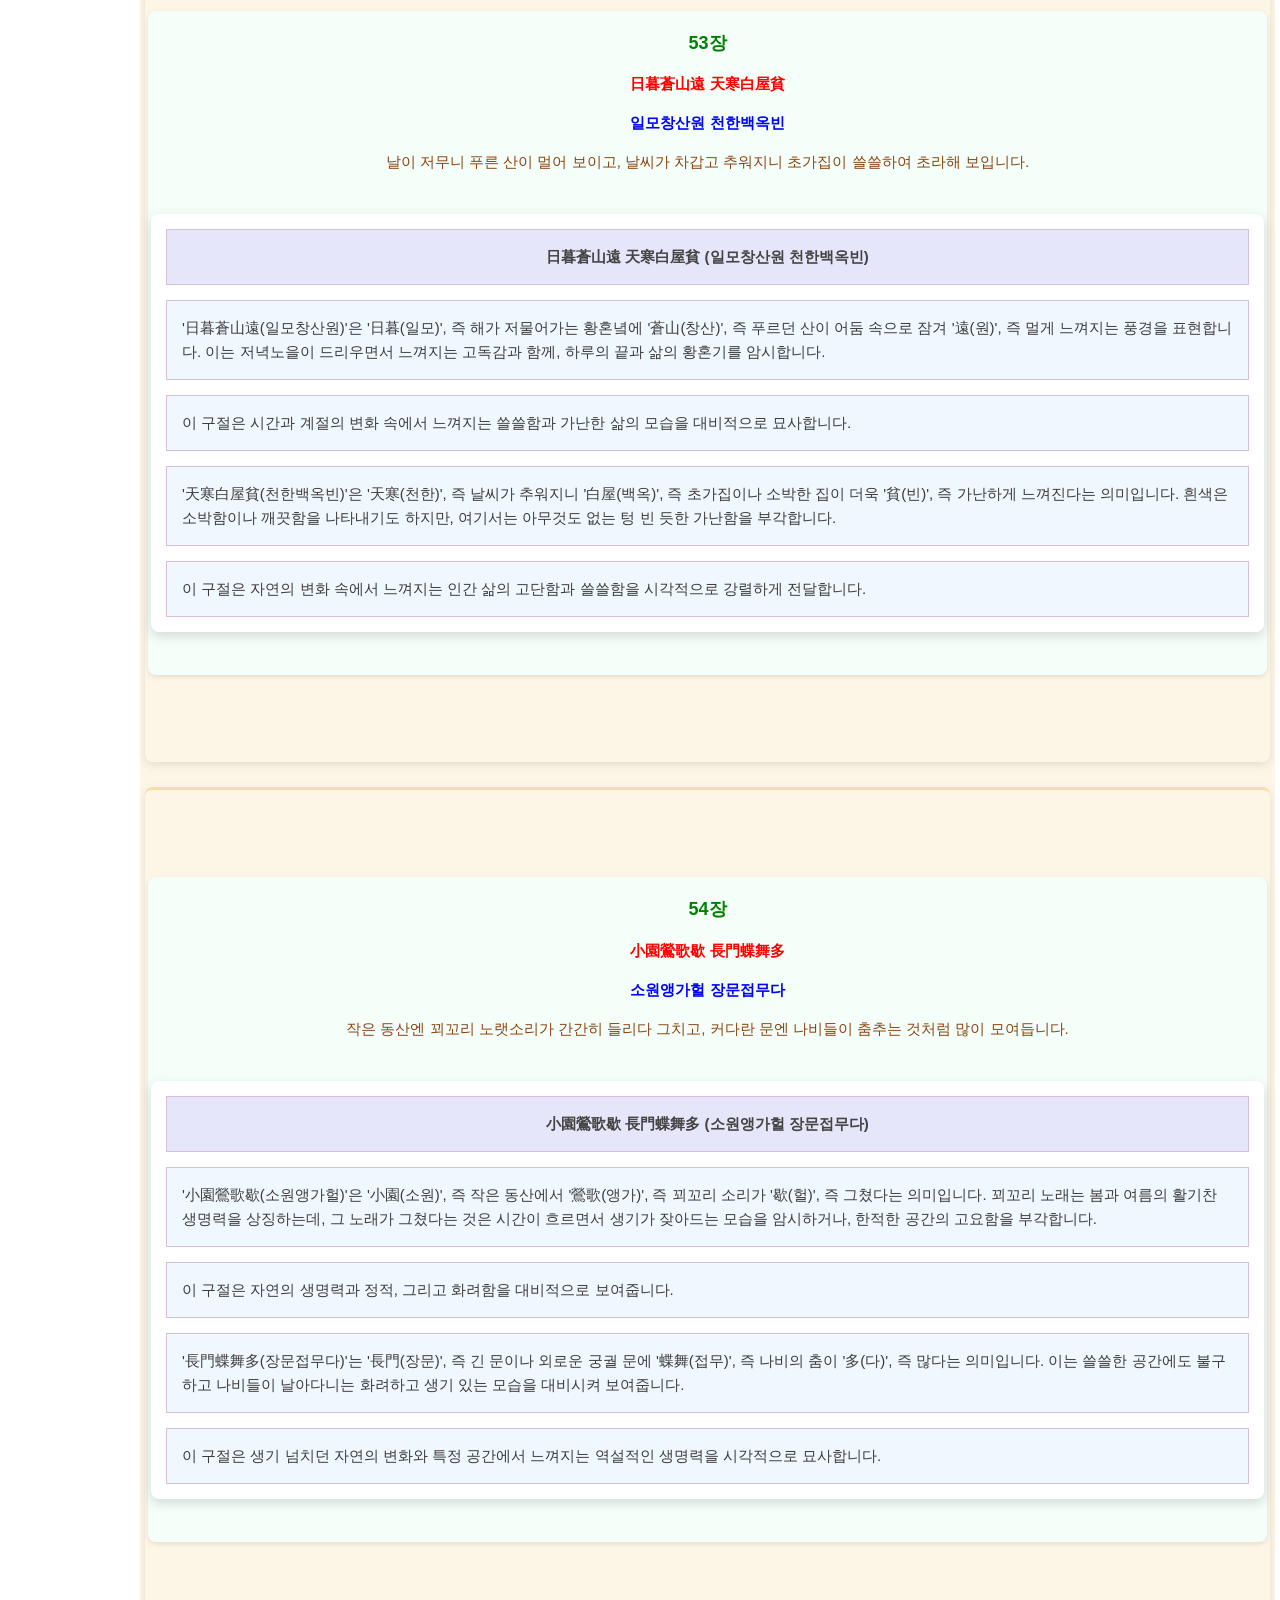
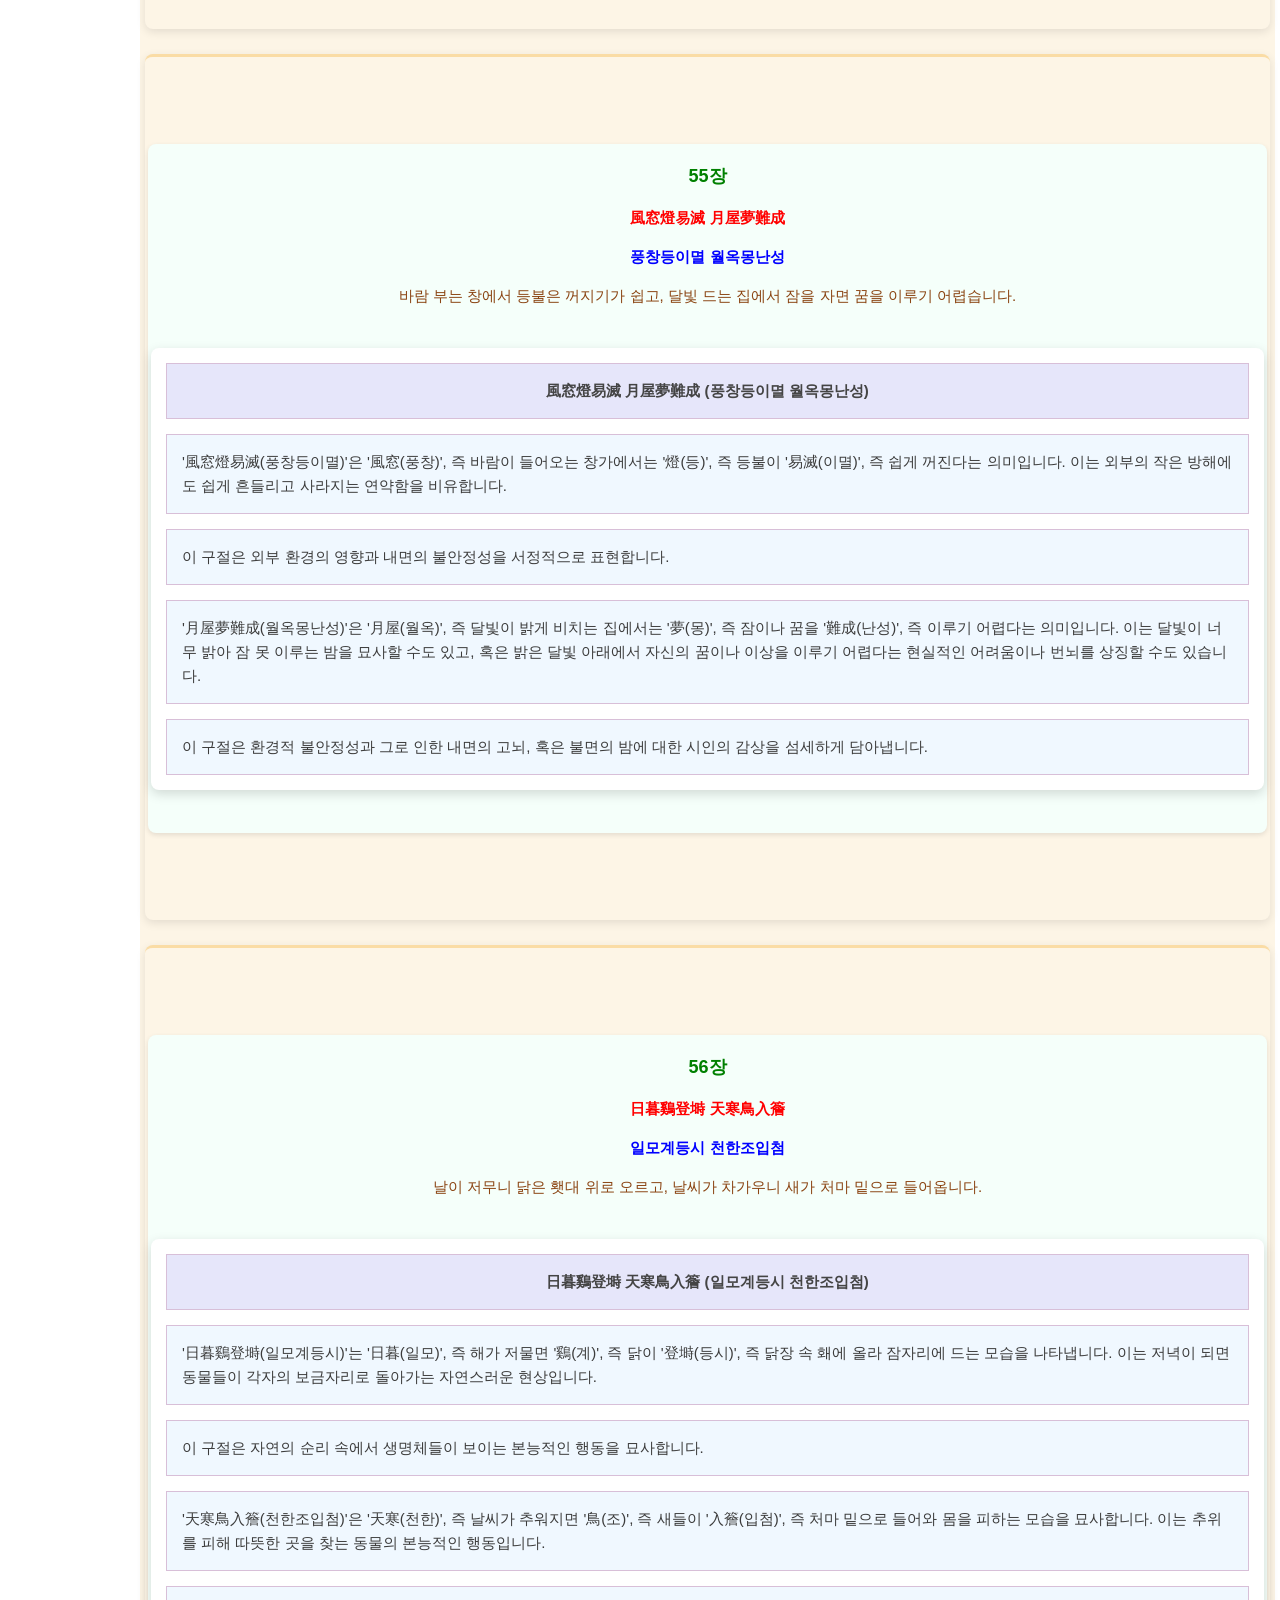
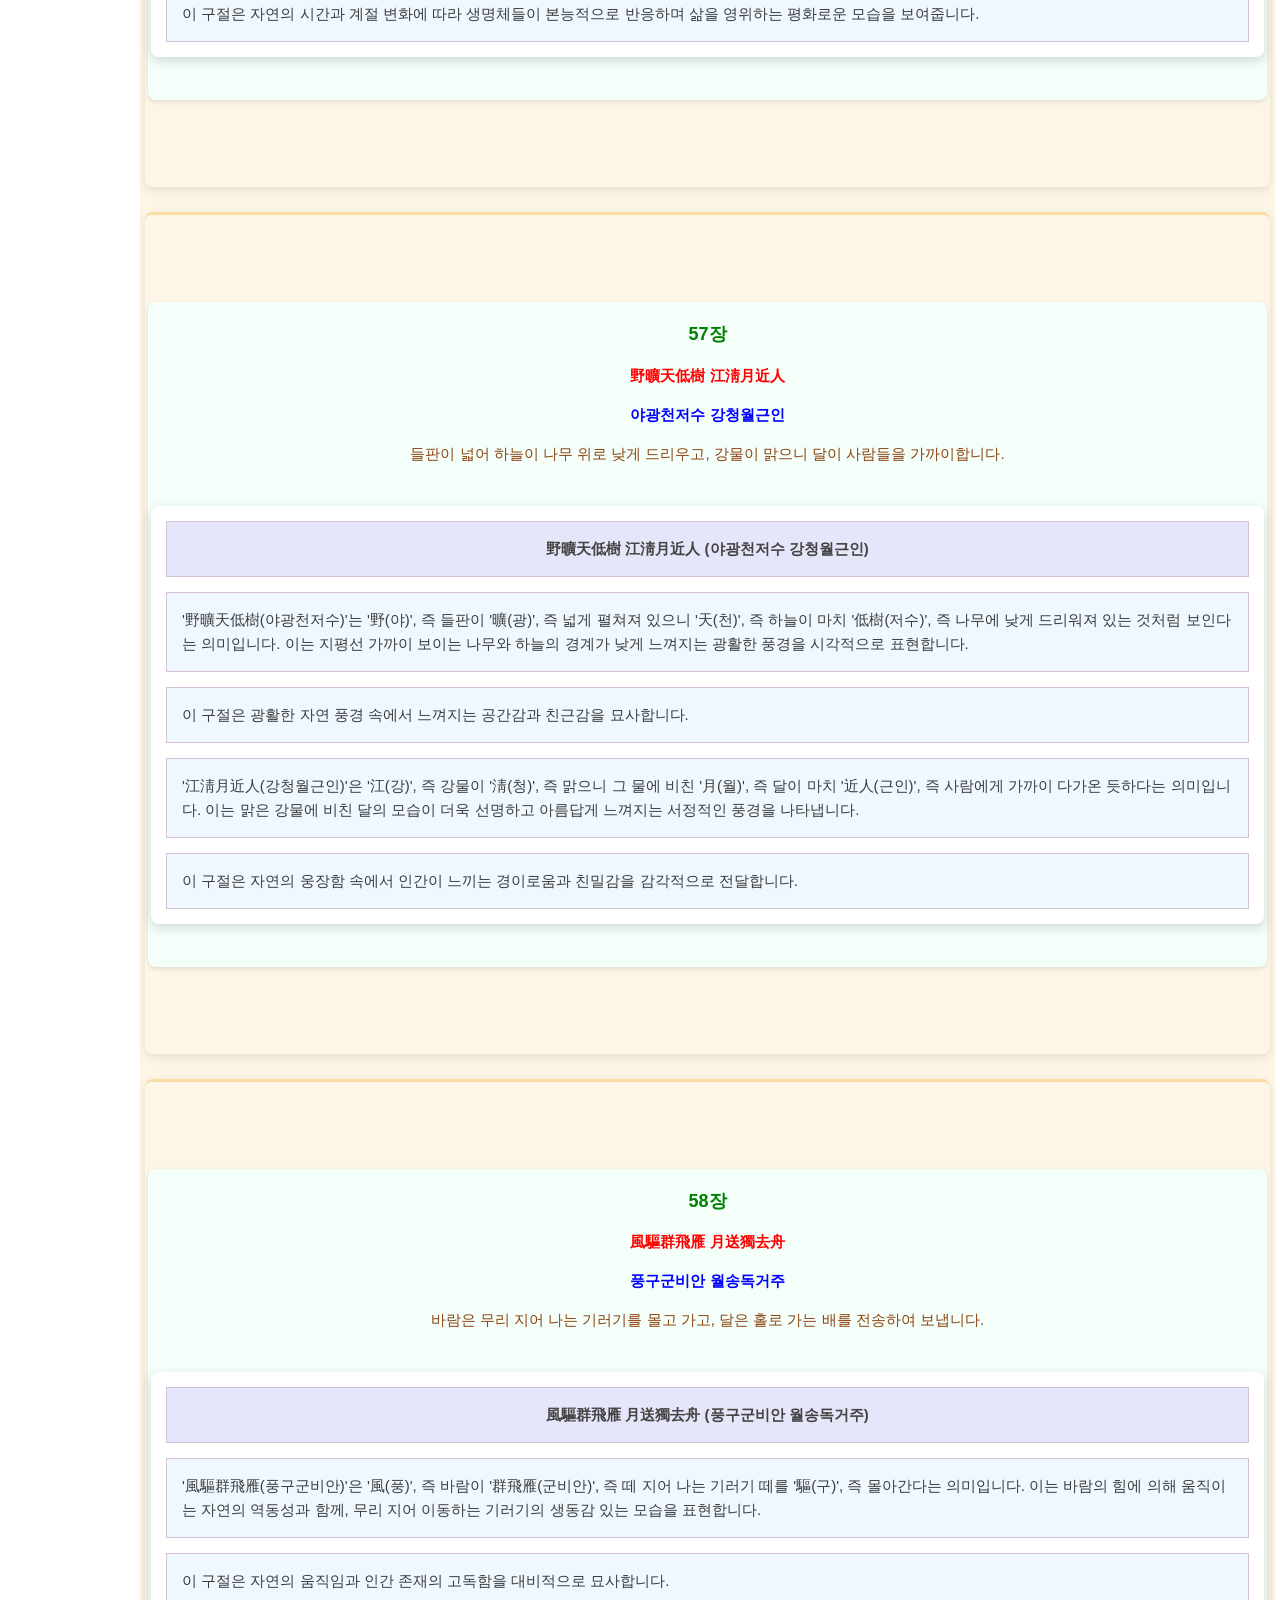
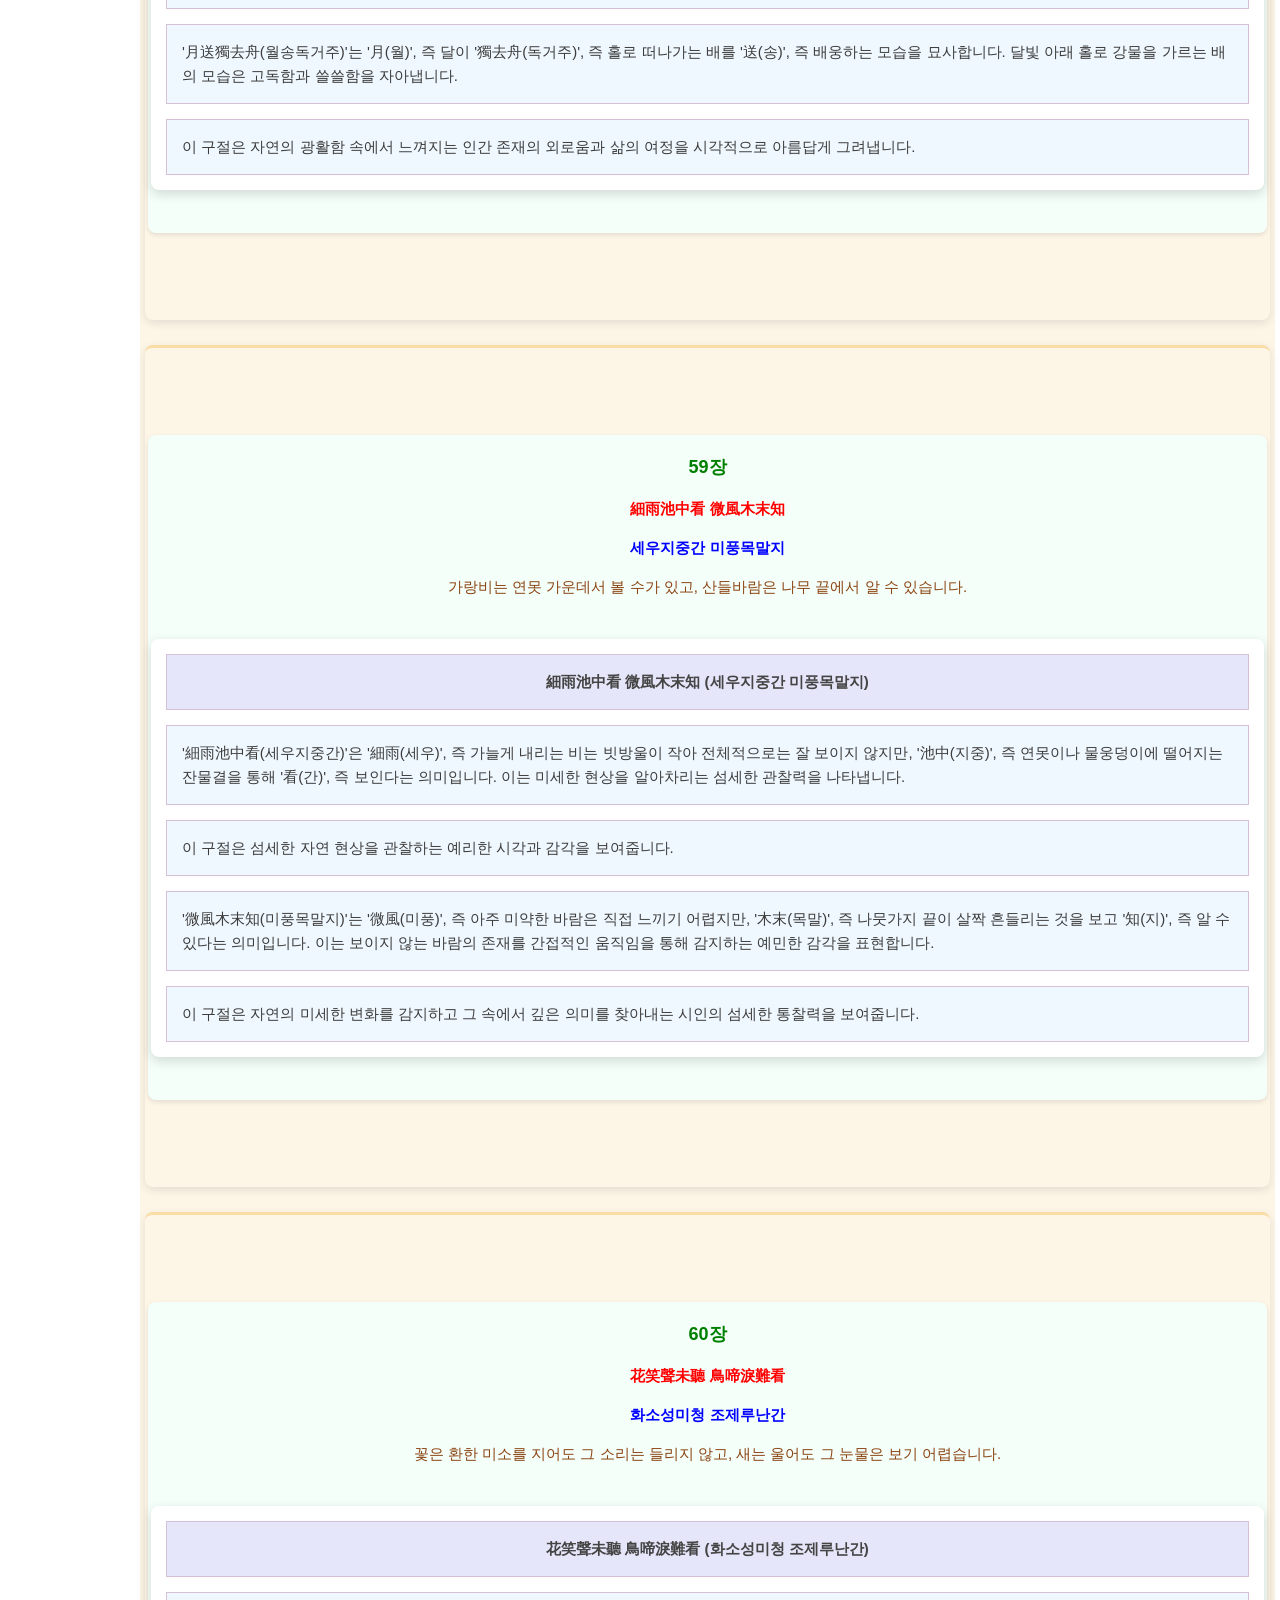
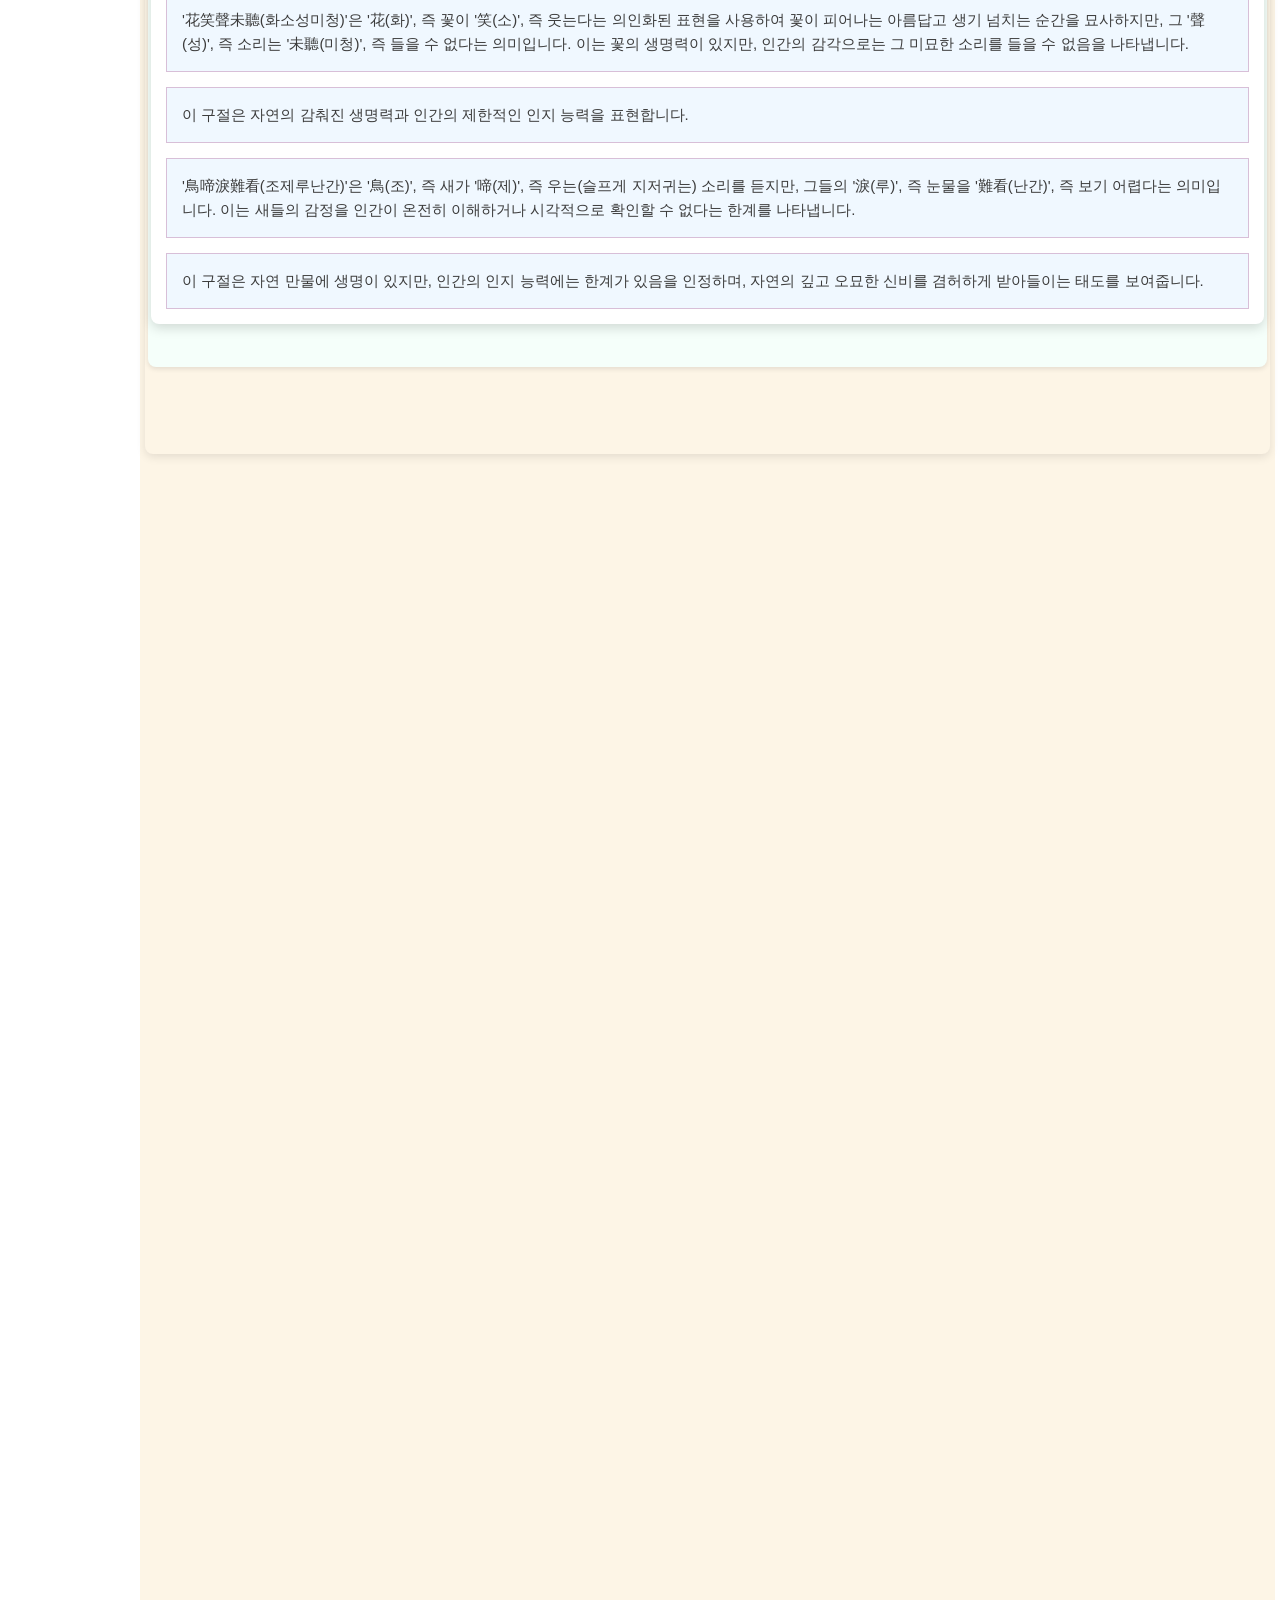
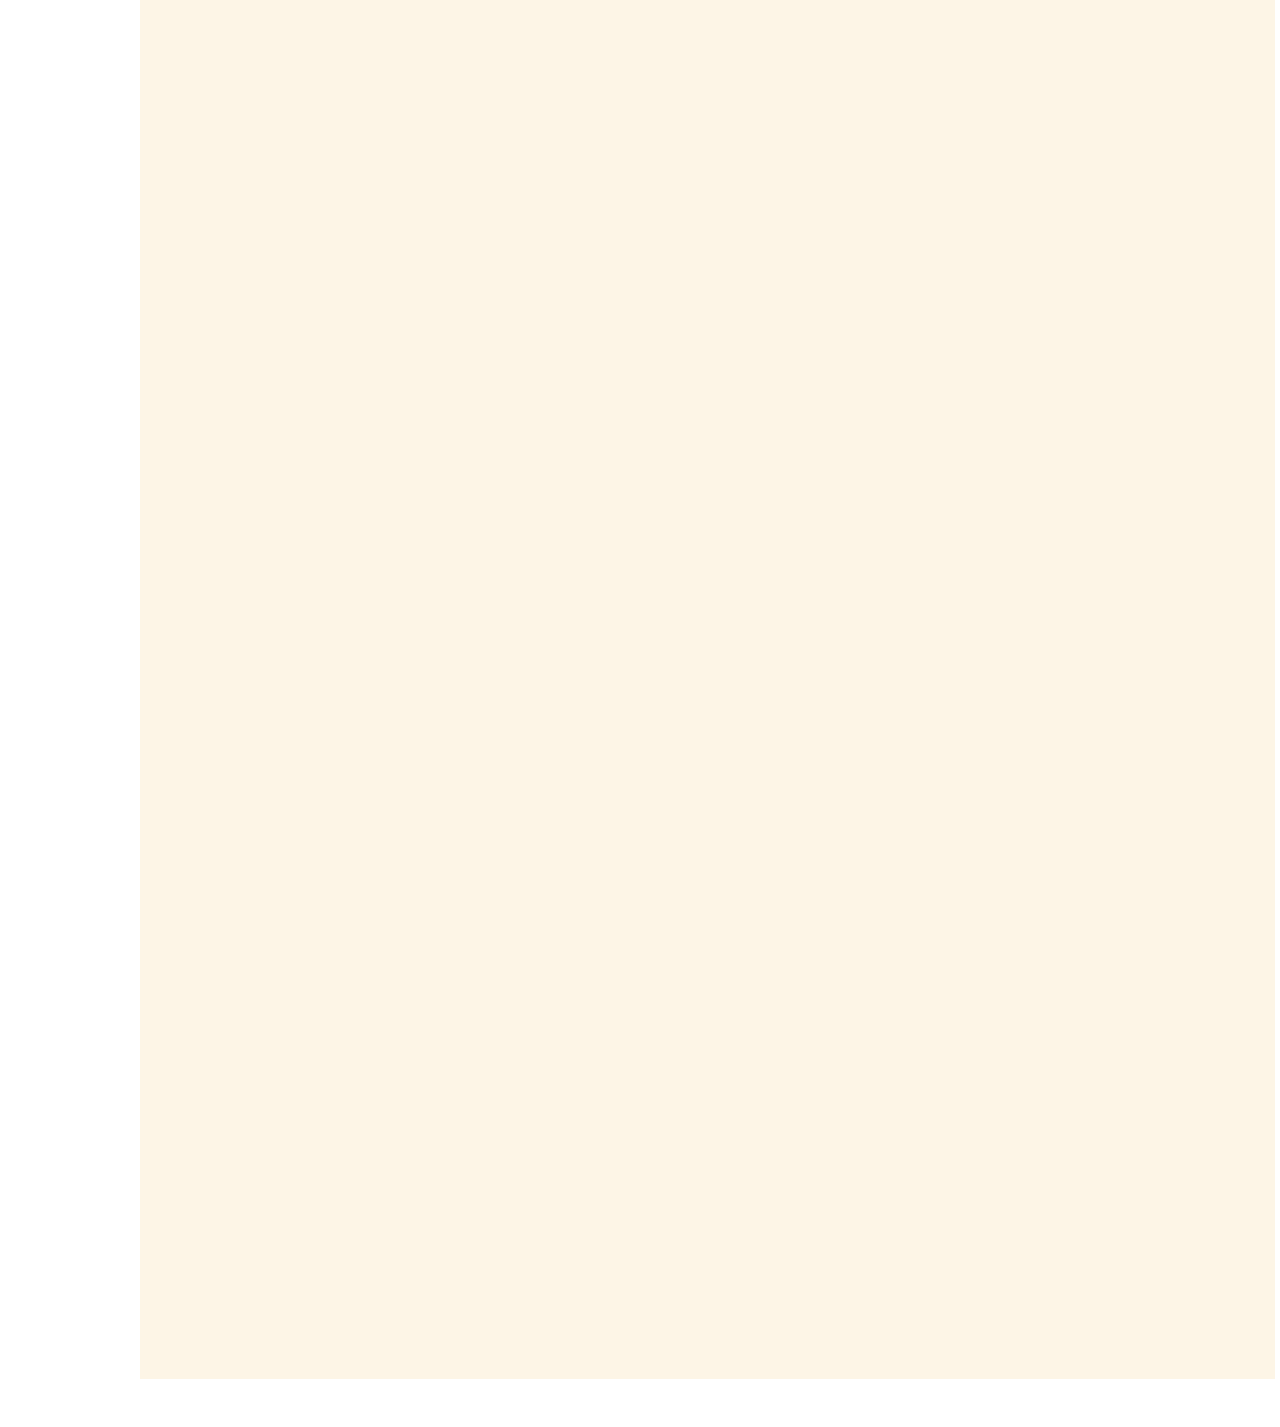
<file: contents-4.html>
<!DOCTYPE html>
<html lang="ko">
<head>
    <meta charset="UTF-8">
    <meta name="viewport" content="width=device-width, initial-scale=1.0">
    <meta name="description" content="옛날 시인들이 쓴 유명한 시 가운데서 학생들이 본받을 만한 좋은 구절만을 뽑아놓은 작자 미상의 한자교재">
    <!-- Google tag (gtag.js) -->
    <script async src="https://www.googletagmanager.com/gtag/js?id=G-24K3BL5ZW8"></script>
    <script>
        window.dataLayer = window.dataLayer || [];
        function gtag(){dataLayer.push(arguments);}
        gtag('js', new Date());

        gtag('config', 'G-24K3BL5ZW8');
    </script>
    <title>추구집 4편 - 각 구절이 5언 절구로 이루어진 한자교재(원문ㆍ전문ㆍ해설ㆍ뜻풀이)</title>
    <link rel="stylesheet" href="style.css" />
</head>
<body>
  <div class="sidenav">
    <a href="index.html">목 차</a>
    <nav>
      <a href="#section46">46장</a>
      <a href="#section47">47장</a>
      <a href="#section48">48장</a>
      <a href="#section49">49장</a>
      <a href="#section50">50장</a>
      <a href="#section51">51장</a>
      <a href="#section52">52장</a>
      <a href="#section53">53장</a>
      <a href="#section54">54장</a>
      <a href="#section55">55장</a>
      <a href="#section56">56장</a>
      <a href="#section57">57장</a>
      <a href="#section58">58장</a>
      <a href="#section59">59장</a>
      <a href="#section60">60장</a>
      <a href="contents-5.html">5 편</a>
    </nav>
  </div>
  
  <div class="main">

    <button onclick="topFunction()" id="myBtn" title="Go to top">Top</button>

    <div style="background-color:#dcdcdc;color:#9E5A5A;padding:5px"><h1>4 편</h1></div>
    <div style="background-color:#FDF5E6;color:#3c3c3c;padding:5px 5px 2500px">
      
      <section id="section46">
          <div class="text_box">
            <p><span id="first" class="js">46장</span></p> 
            <div class="js">五夜燈前晝 六月亭下秋</div> 
            <P><span>오야등전주 육월정하추</span></p>
            <p>깊은 밤에도 등불 앞은 대낮과도 같으며, 유월인데도 정자 밑에는 가을처럼 싸늘합니다.</p>
            <div2>
            <table>
              <thead>
                  <tr>
                    <th>五夜燈前晝 六月亭下秋 (오야등전주 유월정하추)</th>
                  </tr>
              </thead>
              <tbody>
                  <tr>
                    <td>'五夜燈前晝(오야등전주)'는 '五夜(오야)', 즉 밤 깊은 오경(새벽 3-5시)에 '燈前(등전)', 즉 등불 앞에서는 마치 '晝(주)', 즉 대낮처럼 밝고 시간이 길게 느껴진다는 의미입니다. 이는 밤늦게까지 학문에 정진하거나 몰입하는 사람에게는 밤이 길게 느껴지지 않고 낮처럼 환하게 느껴진다는 비유일 수 있습니다.</td>
                  </tr>
                  <tr>
                    <td>이 구절은 시간과 공간의 상대적 인식을 통해 얻는 깨달음이나 여유를 표현합니다.</td>
                  </tr>
                  <tr>
                    <td>'六月亭下秋(육월정하추)'는 '六月(육월)', 즉 한여름 유월의 '亭下(정하)', 즉 정자 아래에서는 시원하여 마치 '秋(추)', 즉 가을처럼 느껴진다는 의미입니다. 이는 무더운 여름날에도 시원한 정자 아래에서 가을 같은 서늘함을 느끼는 여유와 풍류를 나타냅니다.</td>
                  </tr>
                   <tr>
                    <td>이 구절은 특정 조건이나 상황 속에서 시간과 계절이 상대적으로 다르게 느껴지는 경험을 통해 삶의 여유와 몰입의 즐거움을 보여줍니다.</td>
                  </tr>
              </tbody>
            </table>   
            </div2>
          </div>
      </section>

      <section id="section47">
          <div class="text_box">
            <p><span id="first" class="js">47장</span></p> 
            <div class="js">歲去人頭白 秋來樹葉黃</div> 
            <P><span>세거인두백 추래수엽황</span></p>
            <p>세월 흐르면 사람의 머리 색이 흰색으로 변하는 것은 당연한 결과이며, 가을이 오니 나뭇잎이 누렇게 변하는 것은 당연한 결과입니다.</p>
            <div2>
            <table>
              <thead>
                  <tr>
                    <th>歲去人頭白 秋來樹葉黃 (세거인두백 추래수엽황)</th>
                  </tr>
              </thead>
              <tbody>
                  <tr>
                    <td>'歲去人頭白(세거인두백)'은 '歲(세)', 즉 세월이 '去(거)', 즉 지나가니 '人頭(인두)', 즉 사람의 머리가 '白(백)', 즉 희어진다는 의미입니다. 이는 나이가 들면서 머리카락이 희어지는 자연스러운 노화 현상을 통해 인간 생명의 유한성과 시간의 불가역성을 강조합니다.</td>
                  </tr>
                  <tr>
                    <td>이 구절은 시간의 흐름에 따른 자연과 인간의 변화를 대비적으로 보여주며 인생의 무상함을 드러냅니다.</td>
                  </tr>
                  <tr>
                    <td>'秋來樹葉黃(추래수엽황)'은 '秋(추)', 즉 가을이 '來(래)', 즉 오니 '樹葉(수엽)', 즉 나뭇잎이 '黃(황)', 즉 누렇게 변한다는 자연 현상을 표현합니다. 이는 계절의 순환에 따른 자연의 변화이며, 잎이 떨어지고 새로운 잎이 돋아나는 순환적인 변화를 의미합니다.</td>
                  </tr>
                   <tr>
                    <td>이 구절은 인간의 삶이 유한하고 비가역적인 반면, 자연은 순환적인 변화를 겪는다는 대조를 통해 삶의 덧없음과 자연의 영원성을 동시에 느끼게 합니다.</td>
                  </tr>
              </tbody>
            </table>   
            </div2>
          </div>
      </section>

      <section id="section48">
          <div class="text_box">
            <p><span id="first" class="js">48장</span></p> 
            <div class="js">雨後山如沐 風前草似醉</div> 
            <P><span>우후산여목 풍전초사취</span></p>
            <p>비 온 뒤에는 산이 마치 목욕을 한 것처럼 깨끗해지고, 바람 앞의 풀은 술 취한 것처럼 움직입니다.</p>
            <div2>
            <table>
              <thead>
                  <tr>
                    <th>雨後山如沐 風前草似醉 (우후산여목 풍전초사취)</th>
                  </tr>
              </thead>
              <tbody>
                  <tr>
                    <td>'雨後山如沐(우후산여목)'은 '雨後(우후)', 즉 비가 온 뒤의 '山(산)'이 마치 '沐(목)', 즉 목욕을 한 듯 깨끗하고 생기 넘치는 모습임을 비유합니다. 비에 씻긴 산은 더욱 선명하고 푸른 빛을 띠며, 맑고 상쾌한 기운을 발산합니다.</td>
                  </tr>
                  <tr>
                    <td>이 구절은 자연 현상이 풍경에 미치는 영향과 그로 인한 생동감을 감각적으로 묘사합니다.</td>
                  </tr>
                  <tr>
                    <td>'風前草似醉(풍전초사취)'는 '風前(풍전)', 즉 바람이 부는 앞에서 '草(초)', 즉 풀이 마치 '醉(취)', 즉 취한 듯 흔들리는 모습을 묘사합니다. 바람에 흔들리는 풀의 모습이 나른하고 비틀거리는 듯한 취한 모습에 비유되어, 자연의 움직임에 생동감과 유머러스함을 부여합니다.</td>
                  </tr>
                   <tr>
                    <td>이 구절은 자연의 활기찬 모습과 그 속에서 느껴지는 생명력을 시각적이고 동적인 비유를 통해 아름답게 표현합니다.</td>
                  </tr>
              </tbody>
            </table>   
            </div2>
          </div>
      </section>

      <section id="section49">
          <div class="text_box">
            <p><span id="first" class="js">49장</span></p> 
            <div class="js">人分千里外 興在一杯中</div> 
            <P><span>인분천리외 흥재일배중</span></p>
            <p>사람은 천 리 밖에서 나뉘거나 헤어지고, 흥겨움은 한 잔의 술 속에 있습니다.</p>
            <div2>
            <table>
              <thead>
                  <tr>
                    <th>人分千里外 興在一杯中 (인분천리외 흥재일배중)</th>
                  </tr>
              </thead>
              <tbody>
                  <tr>
                    <td>'人分千里外(인분천리외)'는 '人(인)', 즉 사람들이 '千里外(천리외)', 즉 천 리 먼 곳에 '分(분)', 즉 흩어져 있다는 의미입니다. 이는 지리적으로 멀리 떨어져 있어서 직접 만날 수 없는 상황을 나타내며, 그리움이나 아쉬움을 내포할 수 있습니다.</td>
                  </tr>
                  <tr>
                    <td>이 구절은 멀리 떨어진 사람들과의 교류와 우정, 그리고 술이 주는 즐거움을 표현합니다.</td>
                  </tr>
                  <tr>
                    <td>'興在一杯中(흥재일배중)'은 비록 사람들이 멀리 떨어져 있지만, '興(흥)', 즉 즐거움이나 흥취는 '一杯中(일배중)', 즉 한 잔의 술 속에 있다는 의미입니다. 이는 술 한 잔을 통해 멀리 있는 친구들을 생각하고, 그들과 함께 있는 듯한 기분 좋은 정취를 느끼는 풍류를 나타냅니다.</td>
                  </tr>
                   <tr>
                    <td>이 구절은 물리적 거리를 넘어 정신적으로 교감하고 즐거움을 찾는 지혜를 보여주며, 술이 단순한 음료가 아닌 정서적 교류의 매개체가 됨을 암시합니다.</td>
                  </tr>
              </tbody>
            </table>   
            </div2>
          </div>
      </section>
      
      <section id="section50">
          <div class="text_box">
            <p><span id="first" class="js">50장</span></p> 
            <div class="js">春意無分別 人情有淺深</div> 
            <P><span>춘의무분별 인정유천심</span></p>
            <p>봄의 뜻은 분별이 있을 수 없지만, 사람의 뜻은 깊고 얕음이 있어 분별이 있습니다.</p>
            <div2>
            <table>
              <thead>
                  <tr>
                    <th>春意無分別 人情有淺深 (춘의무분별 인정유천심)</th>
                  </tr>
              </thead>
              <tbody>
                  <tr>
                    <td>'春意無分別(춘의무분별)'은 '春意(춘의)', 즉 봄의 기운이나 봄의 뜻은 '無分別(무분별)', 즉 차별이나 구별 없이 모든 만물에게 똑같이 베풀어진다는 의미입니다. 봄은 부유하든 가난하든, 선하든 악하든 상관없이 모든 존재에게 생명력을 불어넣고 따뜻함을 제공합니다.</td>
                  </tr>
                  <tr>
                    <td>이 구절은 포용적인 자연의 속성과 차별적인 인간의 감정을 대비하여 인간 본성에 대한 통찰을 제공합니다.</td>
                  </tr>
                  <tr>
                    <td>'人情有淺深(인정유천심)'은 '人情(인정)', 즉 사람의 정이나 마음에는 '淺(천)', 즉 얕음과 '深(심)', 즉 깊음이 '有(유)', 즉 있다는 의미입니다. 인간의 감정은 사랑과 미움, 친밀함과 소원함 등 다양한 차이를 가지며, 때로는 차별적이고 변덕스러울 수 있음을 나타냅니다.</td>
                  </tr>
                   <tr>
                    <td>이 구절은 만물에게 공평한 자연의 섭리와 대비되는 인간 감정의 복잡하고 차등적인 특성을 지적하며, 인간 본성에 대한 깊은 성찰을 유도합니다.</td>
                  </tr>
              </tbody>
            </table>   
            </div2>
          </div>
      </section>

      <section id="section51">
          <div class="text_box">
            <p><span id="first" class="js">51장</span></p> 
            <div class="js">花落以前春 山深然後寺</div> 
            <P><span>화락이전춘 산심연후사</span></p>
            <p>꽃이 떨어지기 이전에는 봄이며, 산이 깊어진 뒤에는 절이 있습니다.</p>
            <div2>
            <table>
              <thead>
                  <tr>
                    <th>花落以前春 山深然後寺 (화락이전춘 산심연후사)</th>
                  </tr>
              </thead>
              <tbody>
                  <tr>
                    <td>'花落以前春(화락이전춘)'은 '花落(화락)', 즉 꽃이 지는 시점을 기준으로 그 '以前(이전)', 즉 앞이 바로 '春(춘)', 즉 봄이라는 의미입니다. 이는 꽃이 지는 것은 봄이 지나가고 있음을 알리는 신호이지만, 꽃이 떨어지기 전까지는 여전히 봄의 정취가 남아있다는 것을 강조합니다. 생명의 절정기가 지나가더라도 그 여운은 지속된다는 뜻을 내포합니다.</td>
                  </tr>
                  <tr>
                    <td>이 구절은 시간의 순환과 공간의 연속성을 통해 사물의 본질을 나타냅니다.</td>
                  </tr>
                  <tr>
                    <td>'山深然後寺(산심연후사)'는 '山(산)'이 '深(심)', 즉 깊숙한 곳으로 들어간 '然後(연후)', 즉 그 뒤에야 '寺(사)', 즉 절이 나타난다는 의미입니다. 이는 깊은 산 속에 숨겨진 절의 위치를 묘사하며, 고요하고 은둔적인 절의 분위기를 암시합니다. 또한, 진정한 깨달음이나 안식처는 깊이 탐구하고 들어가야 찾을 수 있다는 비유로도 해석될 수 있습니다.</td>
                  </tr>
                   <tr>
                    <td>이 구절은 전반적으로 자연의 순리 속에서 사물과 현상의 본질을 탐구하는 시인의 시각을 보여줍니다.</td>
                  </tr>
              </tbody>
            </table>   
            </div2>
          </div>
      </section>

      <section id="section52">
          <div class="text_box">
            <p><span id="first" class="js">52장</span></p> 
            <div class="js">山外山不盡 路中路無窮</div> 
            <P><span>산외산부진 노중로무궁</span></p>
            <p>산 밖에 산이 있어 다함이 없고, 길 가운데도 길이 있어 다함이 없습니다.</p>
            <div2>
            <table>
              <thead>
                  <tr>
                    <th>山外山不盡 路中路無窮 (산외산부진 노중로무궁)</th>
                  </tr>
              </thead>
              <tbody>
                  <tr>
                    <td>'山外山不盡(산외산부진)'은 '山外山(산외산)', 즉 산 너머 또 다른 산이 계속 이어져 '不盡(부진)', 즉 끝이 없다는 의미입니다. 이는 자연의 광활함과 무한한 경계를 묘사하며, 인간이 아무리 나아가도 끝없이 펼쳐지는 세상의 모습을 형상화합니다.</td>
                  </tr>
                  <tr>
                    <td>이 구절은 무한한 공간적 확장성과 인생의 끊임없는 여정을 비유적으로 표현합니다.</td>
                  </tr>
                  <tr>
                    <td>'路中路無窮(노중로무궁)'은 '路中路(노중로)', 즉 길을 가다 보면 또 다른 길이 나타나 '無窮(무궁)', 즉 끝없이 이어진다는 의미입니다. 이는 인생의 여정이나 학문의 길이 끊임없이 이어지고, 한 가지 목표를 달성하면 또 다른 목표가 나타나는 삶의 연속성과 무한한 가능성 또는 어려움을 비유합니다.</td>
                  </tr>
                   <tr>
                    <td>이 구절은 대자연의 웅장함 속에서 인간이 마주하는 무한한 도전과 탐색의 과정을 나타냅니다.</td>
                  </tr>
              </tbody>
            </table>   
            </div2>
          </div>
      </section>

      <section id="section53">
          <div class="text_box">
            <p><span id="first" class="js">53장</span></p> 
            <div class="js">日暮蒼山遠 天寒白屋貧</div> 
            <P><span>일모창산원 천한백옥빈</span></p>
            <p>날이 저무니 푸른 산이 멀어 보이고, 날씨가 차갑고 추워지니 초가집이 쓸쓸하여 초라해 보입니다.</p>
            <div2>
            <table>
              <thead>
                  <tr>
                    <th>日暮蒼山遠 天寒白屋貧 (일모창산원 천한백옥빈)</th>
                  </tr>
              </thead>
              <tbody>
                  <tr>
                    <td>'日暮蒼山遠(일모창산원)'은 '日暮(일모)', 즉 해가 저물어가는 황혼녘에 '蒼山(창산)', 즉 푸르던 산이 어둠 속으로 잠겨 '遠(원)', 즉 멀게 느껴지는 풍경을 표현합니다. 이는 저녁노을이 드리우면서 느껴지는 고독감과 함께, 하루의 끝과 삶의 황혼기를 암시합니다.</td>
                  </tr>
                  <tr>
                    <td>이 구절은 시간과 계절의 변화 속에서 느껴지는 쓸쓸함과 가난한 삶의 모습을 대비적으로 묘사합니다.</td>
                  </tr>
                  <tr>
                    <td>'天寒白屋貧(천한백옥빈)'은 '天寒(천한)', 즉 날씨가 추워지니 '白屋(백옥)', 즉 초가집이나 소박한 집이 더욱 '貧(빈)', 즉 가난하게 느껴진다는 의미입니다. 흰색은 소박함이나 깨끗함을 나타내기도 하지만, 여기서는 아무것도 없는 텅 빈 듯한 가난함을 부각합니다.</td>
                  </tr>
                   <tr>
                    <td>이 구절은 자연의 변화 속에서 느껴지는 인간 삶의 고단함과 쓸쓸함을 시각적으로 강렬하게 전달합니다.</td>
                  </tr>
              </tbody>
            </table>   
            </div2>
          </div>
      </section>

      <section id="section54">
          <div class="text_box">
            <p><span id="first" class="js">54장</span></p> 
            <div class="js">小園鶯歌歇 長門蝶舞多</div> 
            <P><span>소원앵가헐 장문접무다</span></p>
            <p>작은 동산엔 꾀꼬리 노랫소리가 간간히 들리다 그치고, 커다란 문엔 나비들이 춤추는 것처럼 많이 모여듭니다.</p>
            <div2>
            <table>
              <thead>
                  <tr>
                    <th>小園鶯歌歇 長門蝶舞多 (소원앵가헐 장문접무다)</th>
                  </tr>
              </thead>
              <tbody>
                  <tr>
                    <td>'小園鶯歌歇(소원앵가헐)'은 '小園(소원)', 즉 작은 동산에서 '鶯歌(앵가)', 즉 꾀꼬리 소리가 '歇(헐)', 즉 그쳤다는 의미입니다. 꾀꼬리 노래는 봄과 여름의 활기찬 생명력을 상징하는데, 그 노래가 그쳤다는 것은 시간이 흐르면서 생기가 잦아드는 모습을 암시하거나, 한적한 공간의 고요함을 부각합니다.</td>
                  </tr>
                  <tr>
                    <td>이 구절은 자연의 생명력과 정적, 그리고 화려함을 대비적으로 보여줍니다.</td>
                  </tr>
                  <tr>
                    <td>'長門蝶舞多(장문접무다)'는 '長門(장문)', 즉 긴 문이나 외로운 궁궐 문에 '蝶舞(접무)', 즉 나비의 춤이 '多(다)', 즉 많다는 의미입니다. 이는 쓸쓸한 공간에도 불구하고 나비들이 날아다니는 화려하고 생기 있는 모습을 대비시켜 보여줍니다.</td>
                  </tr>
                   <tr>
                    <td>이 구절은 생기 넘치던 자연의 변화와 특정 공간에서 느껴지는 역설적인 생명력을 시각적으로 묘사합니다.</td>
                  </tr>
              </tbody>
            </table>   
            </div2>
          </div>
      </section>

      <section id="section55">
          <div class="text_box">
            <p><span id="first" class="js">55장</span></p> 
            <div class="js">風窓燈易滅 月屋夢難成</div> 
            <P><span>풍창등이멸 월옥몽난성</span></p>
            <p>바람 부는 창에서 등불은 꺼지기가 쉽고, 달빛 드는 집에서 잠을 자면 꿈을 이루기 어렵습니다.</p>
            <div2>
            <table>
              <thead>
                  <tr>
                    <th>風窓燈易滅 月屋夢難成 (풍창등이멸 월옥몽난성)</th>
                  </tr>
              </thead>
              <tbody>
                  <tr>
                    <td>'風窓燈易滅(풍창등이멸)'은 '風窓(풍창)', 즉 바람이 들어오는 창가에서는 '燈(등)', 즉 등불이 '易滅(이멸)', 즉 쉽게 꺼진다는 의미입니다. 이는 외부의 작은 방해에도 쉽게 흔들리고 사라지는 연약함을 비유합니다.</td>
                  </tr>
                  <tr>
                    <td>이 구절은 외부 환경의 영향과 내면의 불안정성을 서정적으로 표현합니다.</td>
                  </tr>
                  <tr>
                    <td>'月屋夢難成(월옥몽난성)'은 '月屋(월옥)', 즉 달빛이 밝게 비치는 집에서는 '夢(몽)', 즉 잠이나 꿈을 '難成(난성)', 즉 이루기 어렵다는 의미입니다. 이는 달빛이 너무 밝아 잠 못 이루는 밤을 묘사할 수도 있고, 혹은 밝은 달빛 아래에서 자신의 꿈이나 이상을 이루기 어렵다는 현실적인 어려움이나 번뇌를 상징할 수도 있습니다.</td>
                  </tr>
                   <tr>
                    <td>이 구절은 환경적 불안정성과 그로 인한 내면의 고뇌, 혹은 불면의 밤에 대한 시인의 감상을 섬세하게 담아냅니다.</td>
                  </tr>
              </tbody>
            </table>   
            </div2>
          </div>
      </section>

      <section id="section56">
          <div class="text_box">
            <p><span id="first" class="js">56장</span></p> 
            <div class="js">日暮鷄登塒 天寒鳥入簷</div> 
            <P><span>일모계등시 천한조입첨</span></p>
            <p>날이 저무니 닭은 횃대 위로 오르고, 날씨가 차가우니 새가 처마 밑으로 들어옵니다.</p>
            <div2>
            <table>
              <thead>
                  <tr>
                    <th>日暮鷄登塒 天寒鳥入簷 (일모계등시 천한조입첨)</th>
                  </tr>
              </thead>
              <tbody>
                  <tr>
                    <td>'日暮鷄登塒(일모계등시)'는 '日暮(일모)', 즉 해가 저물면 '鷄(계)', 즉 닭이 '登塒(등시)', 즉 닭장 속 홰에 올라 잠자리에 드는 모습을 나타냅니다. 이는 저녁이 되면 동물들이 각자의 보금자리로 돌아가는 자연스러운 현상입니다.</td>
                  </tr>
                  <tr>
                    <td>이 구절은 자연의 순리 속에서 생명체들이 보이는 본능적인 행동을 묘사합니다.</td>
                  </tr>
                  <tr>
                    <td>'天寒鳥入簷(천한조입첨)'은 '天寒(천한)', 즉 날씨가 추워지면 '鳥(조)', 즉 새들이 '入簷(입첨)', 즉 처마 밑으로 들어와 몸을 피하는 모습을 묘사합니다. 이는 추위를 피해 따뜻한 곳을 찾는 동물의 본능적인 행동입니다.</td>
                  </tr>
                   <tr>
                    <td>이 구절은 자연의 시간과 계절 변화에 따라 생명체들이 본능적으로 반응하며 삶을 영위하는 평화로운 모습을 보여줍니다.</td>
                  </tr>
              </tbody>
            </table>   
            </div2>
          </div>
      </section>

      <section id="section57">
          <div class="text_box">
            <p><span id="first" class="js">57장</span></p> 
            <div class="js">野曠天低樹 江淸月近人</div> 
            <P><span>야광천저수 강청월근인</span></p>
            <p>들판이 넓어 하늘이 나무 위로 낮게 드리우고, 강물이 맑으니 달이 사람들을 가까이합니다.</p>
            <div2>
            <table>
              <thead>
                  <tr>
                    <th>野曠天低樹 江淸月近人 (야광천저수 강청월근인)</th>
                  </tr>
              </thead>
              <tbody>
                  <tr>
                    <td>'野曠天低樹(야광천저수)'는 '野(야)', 즉 들판이 '曠(광)', 즉 넓게 펼쳐져 있으니 '天(천)', 즉 하늘이 마치 '低樹(저수)', 즉 나무에 낮게 드리워져 있는 것처럼 보인다는 의미입니다. 이는 지평선 가까이 보이는 나무와 하늘의 경계가 낮게 느껴지는 광활한 풍경을 시각적으로 표현합니다.</td>
                  </tr>
                  <tr>
                    <td>이 구절은 광활한 자연 풍경 속에서 느껴지는 공간감과 친근감을 묘사합니다.</td>
                  </tr>
                  <tr>
                    <td>'江淸月近人(강청월근인)'은 '江(강)', 즉 강물이 '淸(청)', 즉 맑으니 그 물에 비친 '月(월)', 즉 달이 마치 '近人(근인)', 즉 사람에게 가까이 다가온 듯하다는 의미입니다. 이는 맑은 강물에 비친 달의 모습이 더욱 선명하고 아름답게 느껴지는 서정적인 풍경을 나타냅니다.</td>
                  </tr>
                   <tr>
                    <td>이 구절은 자연의 웅장함 속에서 인간이 느끼는 경이로움과 친밀감을 감각적으로 전달합니다.</td>
                  </tr>
              </tbody>
            </table>   
            </div2>
          </div>
      </section>

      <section id="section58">
          <div class="text_box">
            <p><span id="first" class="js">58장</span></p> 
            <div class="js">風驅群飛雁 月送獨去舟</div> 
            <P><span>풍구군비안 월송독거주</span></p>
            <p>바람은 무리 지어 나는 기러기를 몰고 가고, 달은 홀로 가는 배를 전송하여 보냅니다.</p>
            <div2>
            <table>
              <thead>
                  <tr>
                    <th>風驅群飛雁 月送獨去舟 (풍구군비안 월송독거주)</th>
                  </tr>
              </thead>
              <tbody>
                  <tr>
                    <td>'風驅群飛雁(풍구군비안)'은 '風(풍)', 즉 바람이 '群飛雁(군비안)', 즉 떼 지어 나는 기러기 떼를 '驅(구)', 즉 몰아간다는 의미입니다. 이는 바람의 힘에 의해 움직이는 자연의 역동성과 함께, 무리 지어 이동하는 기러기의 생동감 있는 모습을 표현합니다.</td>
                  </tr>
                  <tr>
                    <td>이 구절은 자연의 움직임과 인간 존재의 고독함을 대비적으로 묘사합니다.</td>
                  </tr>
                  <tr>
                    <td>'月送獨去舟(월송독거주)'는 '月(월)', 즉 달이 '獨去舟(독거주)', 즉 홀로 떠나가는 배를 '送(송)', 즉 배웅하는 모습을 묘사합니다. 달빛 아래 홀로 강물을 가르는 배의 모습은 고독함과 쓸쓸함을 자아냅니다.</td>
                  </tr>
                   <tr>
                    <td>이 구절은 자연의 광활함 속에서 느껴지는 인간 존재의 외로움과 삶의 여정을 시각적으로 아름답게 그려냅니다.</td>
                  </tr>
              </tbody>
            </table>   
            </div2>
          </div>
      </section>

      <section id="section59">
          <div class="text_box">
            <p><span id="first" class="js">59장</span></p> 
            <div class="js">細雨池中看 微風木末知</div> 
            <P><span>세우지중간 미풍목말지</span></p>
            <p>가랑비는 연못 가운데서 볼 수가 있고, 산들바람은 나무 끝에서 알 수 있습니다.</p>
            <div2>
            <table>
              <thead>
                  <tr>
                    <th>細雨池中看 微風木末知 (세우지중간 미풍목말지)</th>
                  </tr>
              </thead>
              <tbody>
                  <tr>
                    <td>'細雨池中看(세우지중간)'은 '細雨(세우)', 즉 가늘게 내리는 비는 빗방울이 작아 전체적으로는 잘 보이지 않지만, '池中(지중)', 즉 연못이나 물웅덩이에 떨어지는 잔물결을 통해 '看(간)', 즉 보인다는 의미입니다. 이는 미세한 현상을 알아차리는 섬세한 관찰력을 나타냅니다.</td>
                  </tr>
                  <tr>
                    <td>이 구절은 섬세한 자연 현상을 관찰하는 예리한 시각과 감각을 보여줍니다.</td>
                  </tr>
                  <tr>
                    <td>'微風木末知(미풍목말지)'는 '微風(미풍)', 즉 아주 미약한 바람은 직접 느끼기 어렵지만, '木末(목말)', 즉 나뭇가지 끝이 살짝 흔들리는 것을 보고 '知(지)', 즉 알 수 있다는 의미입니다. 이는 보이지 않는 바람의 존재를 간접적인 움직임을 통해 감지하는 예민한 감각을 표현합니다.</td>
                  </tr>
                   <tr>
                    <td>이 구절은 자연의 미세한 변화를 감지하고 그 속에서 깊은 의미를 찾아내는 시인의 섬세한 통찰력을 보여줍니다.</td>
                  </tr>
              </tbody>
            </table>   
            </div2>
          </div>
      </section>

      <section id="section60">
          <div class="text_box">
            <p><span id="first" class="js">60장</span></p> 
            <div class="js">花笑聲未聽 鳥啼淚難看</div> 
            <P><span>화소성미청 조제루난간</span></p>
            <p>꽃은 환한 미소를 지어도 그 소리는 들리지 않고, 새는 울어도 그 눈물은 보기 어렵습니다.</p>
            <div2>
            <table>
              <thead>
                  <tr>
                    <th>花笑聲未聽 鳥啼淚難看 (화소성미청 조제루난간)</th>
                  </tr>
              </thead>
              <tbody>
                  <tr>
                    <td>'花笑聲未聽(화소성미청)'은 '花(화)', 즉 꽃이 '笑(소)', 즉 웃는다는 의인화된 표현을 사용하여 꽃이 피어나는 아름답고 생기 넘치는 순간을 묘사하지만, 그 '聲(성)', 즉 소리는 '未聽(미청)', 즉 들을 수 없다는 의미입니다. 이는 꽃의 생명력이 있지만, 인간의 감각으로는 그 미묘한 소리를 들을 수 없음을 나타냅니다.</td>
                  </tr>
                  <tr>
                    <td>이 구절은 자연의 감춰진 생명력과 인간의 제한적인 인지 능력을 표현합니다.</td>
                  </tr>
                  <tr>
                    <td>'鳥啼淚難看(조제루난간)'은 '鳥(조)', 즉 새가 '啼(제)', 즉 우는(슬프게 지저귀는) 소리를 듣지만, 그들의 '淚(루)', 즉 눈물을 '難看(난간)', 즉 보기 어렵다는 의미입니다. 이는 새들의 감정을 인간이 온전히 이해하거나 시각적으로 확인할 수 없다는 한계를 나타냅니다.</td>
                  </tr>
                   <tr>
                    <td>이 구절은 자연 만물에 생명이 있지만, 인간의 인지 능력에는 한계가 있음을 인정하며, 자연의 깊고 오묘한 신비를 겸허하게 받아들이는 태도를 보여줍니다.</td>
                  </tr>
              </tbody>
            </table>   
            </div2>
          </div>
      </section>
      
      <!-- <h2 style="text-align:center">훈 음 과 부 수</h2>
        
        <div class="slideshow-container">  
          <div class="mySlides1">
            <img src="Coding1.jpg" style="width:100%">
          </div>

          <div class="mySlides1">
            <img src="Coding2.jpg" style="width:100%">
          </div>

          <div class="mySlides1">
            <img src="Coding3.jpg" style="width:100%">
          </div>

          <div class="mySlides1">
            <img src="Coding4.jpg" style="width:100%">
          </div>

          <div class="mySlides1">
            <img src="Coding5.jpg" style="width:100%">
          </div>

          <a class="prev" onclick="plusSlides(-1, 0)">&#10094;</a>
          <a class="next" onclick="plusSlides(1, 0)">&#10095;</a>
          
          <p style="text-align:center;">훈 음</p>
        </div>
        <br><br>
        
        <div class="slideshow-container">
          <div class="mySlides2">
            <img src="Coding1.jpg" style="width:100%">
          </div>

          <div class="mySlides2">
            <img src="Coding2.jpg" style="width:100%">
          </div>

          <div class="mySlides2">
            <img src="Coding3.jpg" style="width:100%">
          </div>
          
          <div class="mySlides2">
            <img src="Coding4.jpg" style="width:100%">
          </div>

          <div class="mySlides2">
            <img src="Coding5.jpg" style="width:100%">
          </div>

          <a class="prev" onclick="plusSlides(-1, 1)">&#10094;</a>
          <a class="next" onclick="plusSlides(1, 1)">&#10095;</a>
          
          <p style="text-align:center;">부 수</p>
        </div>
        <br><br>
      </div> -->
    </div>
    <ins class="kakao_ad_area" style="display:none; position: fixed; top: 0px; left: 0%;"
      data-ad-unit = "DAN-3ReJnl4NnPujuvJx"
      data-ad-width = "728"
      data-ad-height = "90"
    >
    </ins>

  </div> 
  
    <script type="text/javascript" charset="utf-8" src="https://t1.daumcdn.net/kas/static/ba.min.js" async></script>
    <script src="JavaScript.js"></script> 
</body>
</html>
</file>
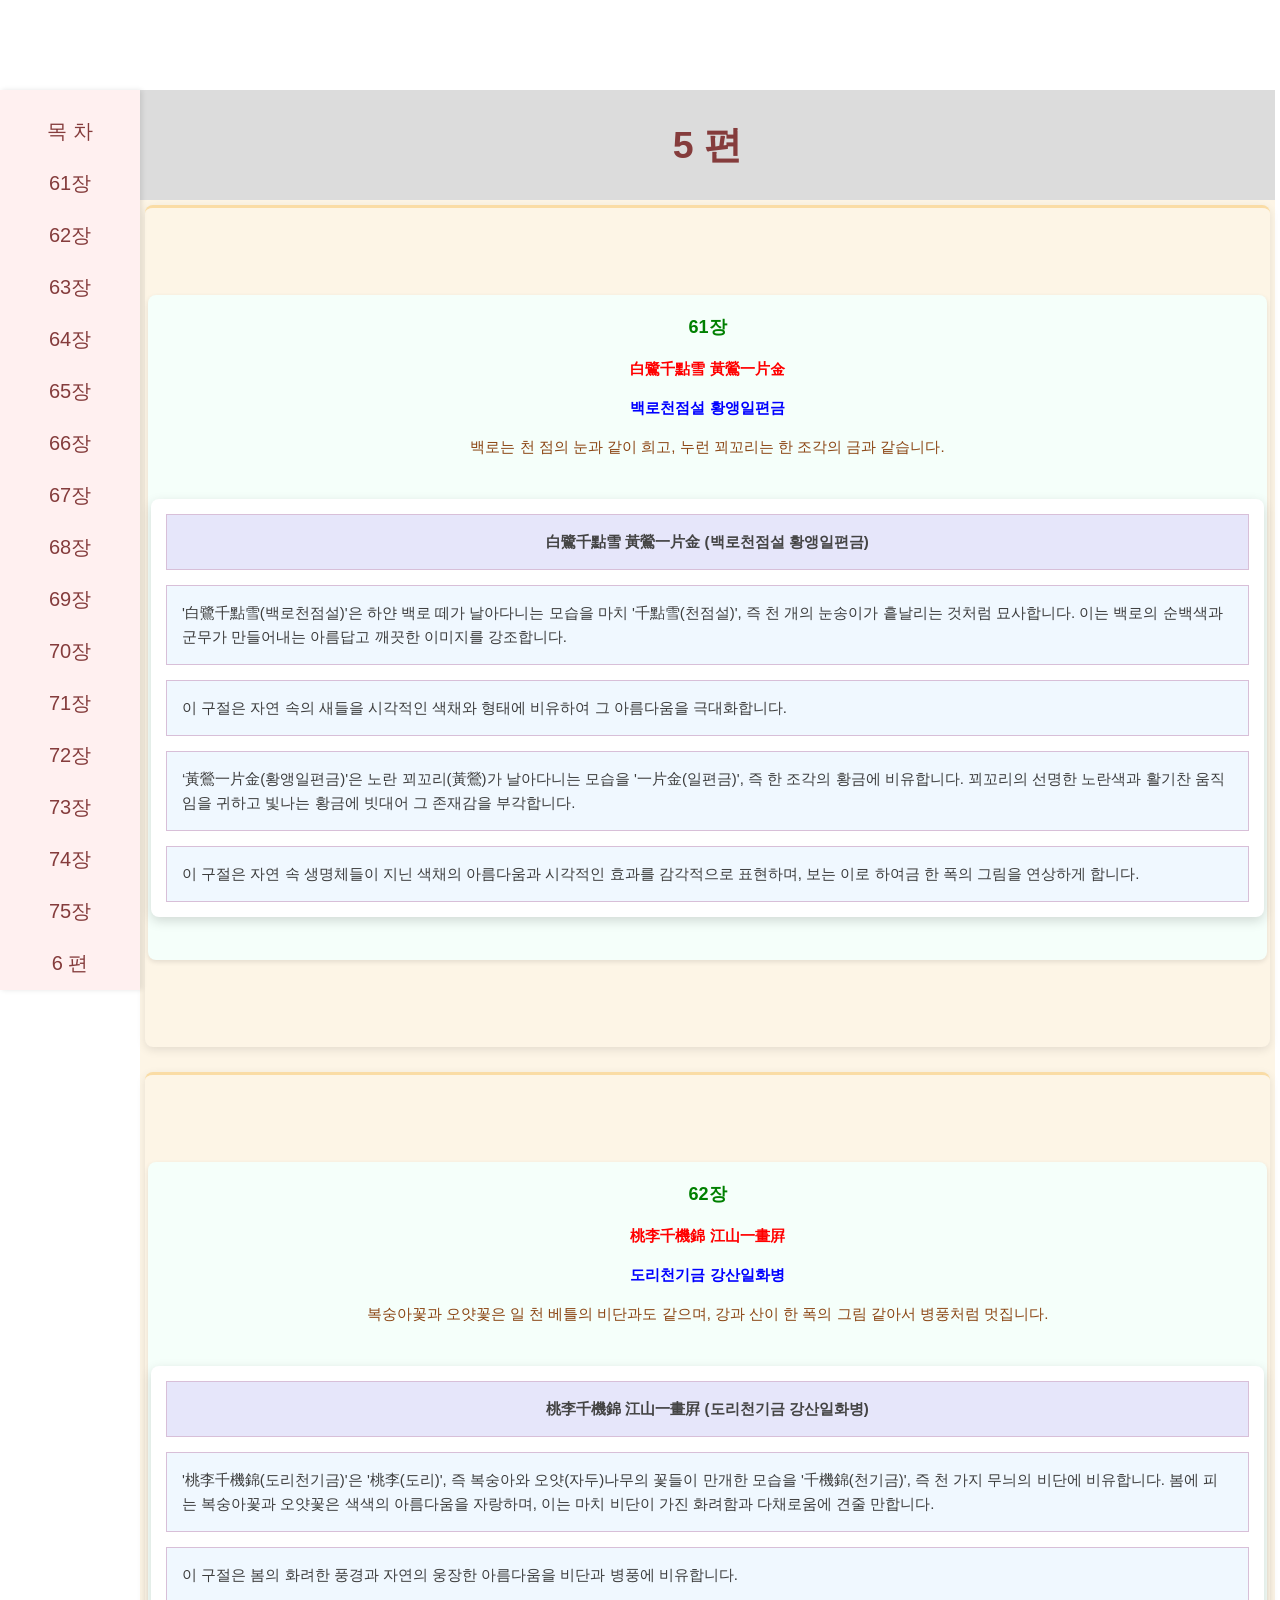
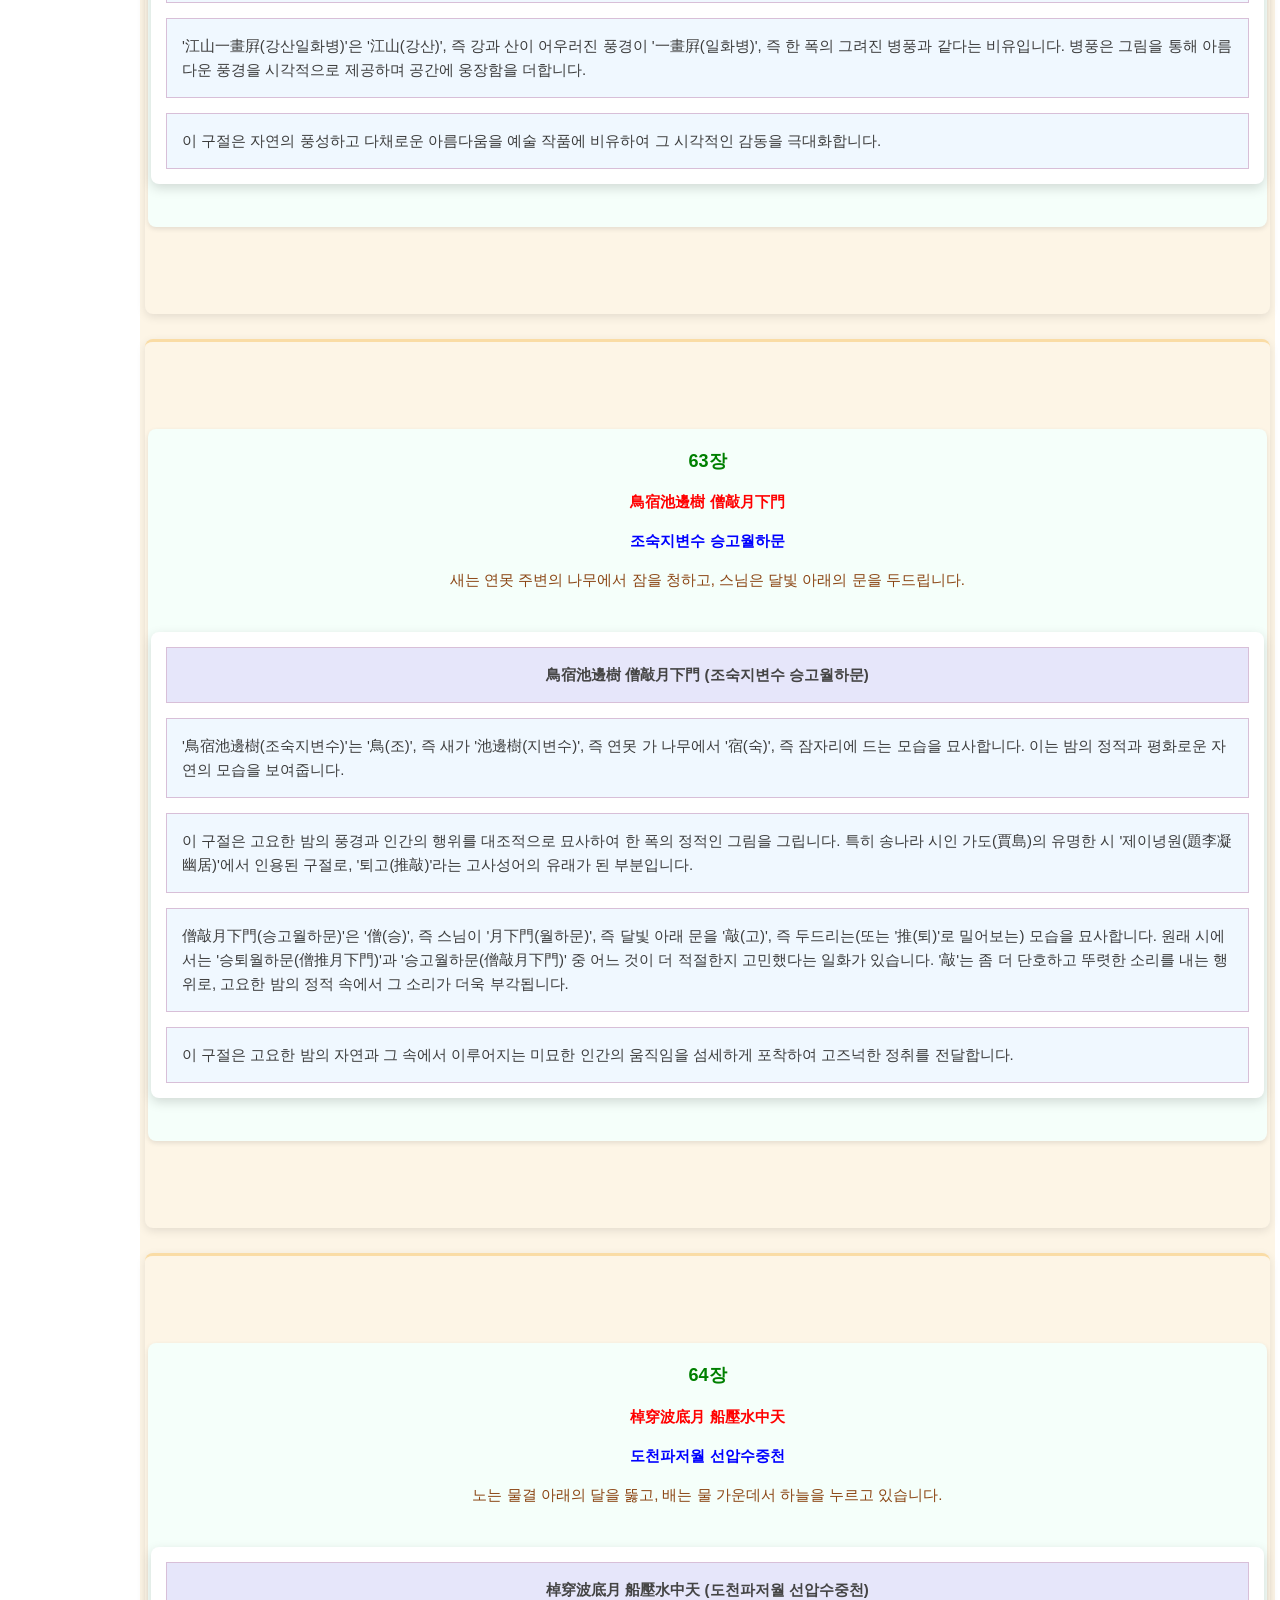
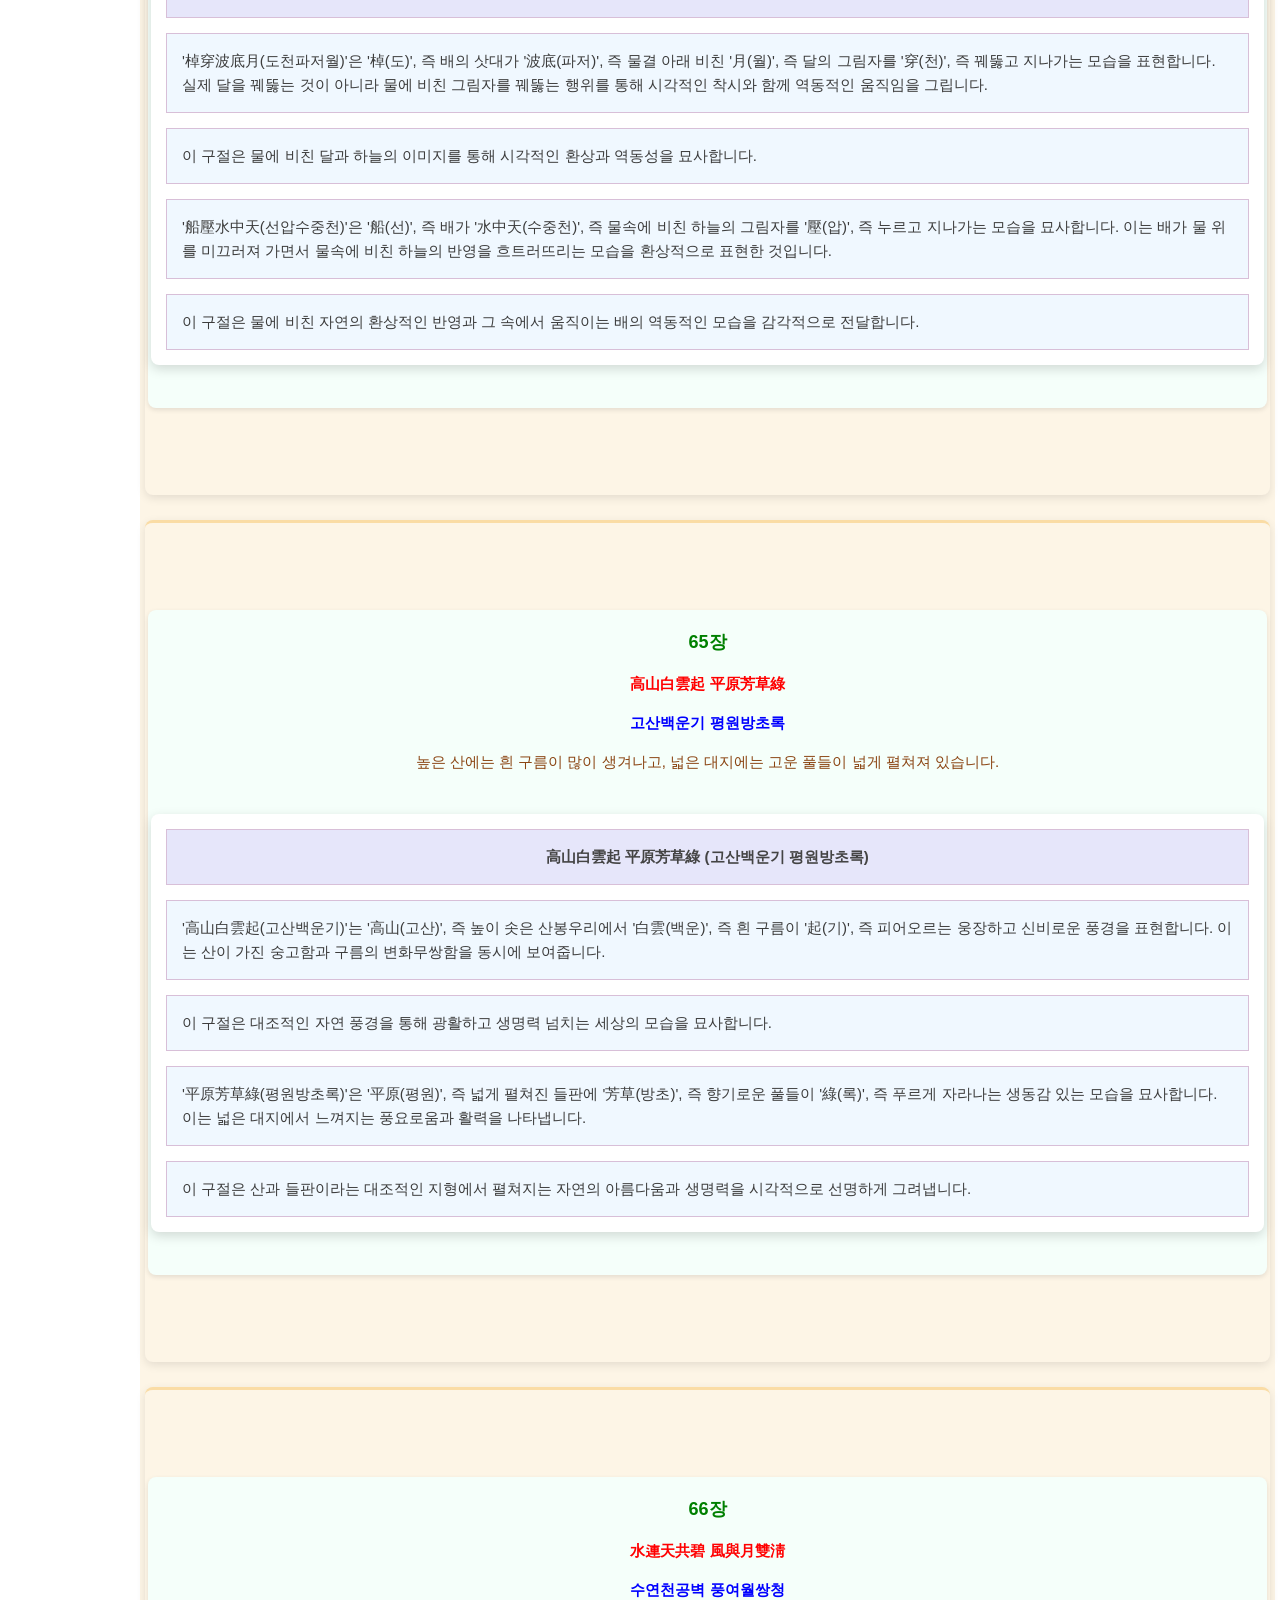
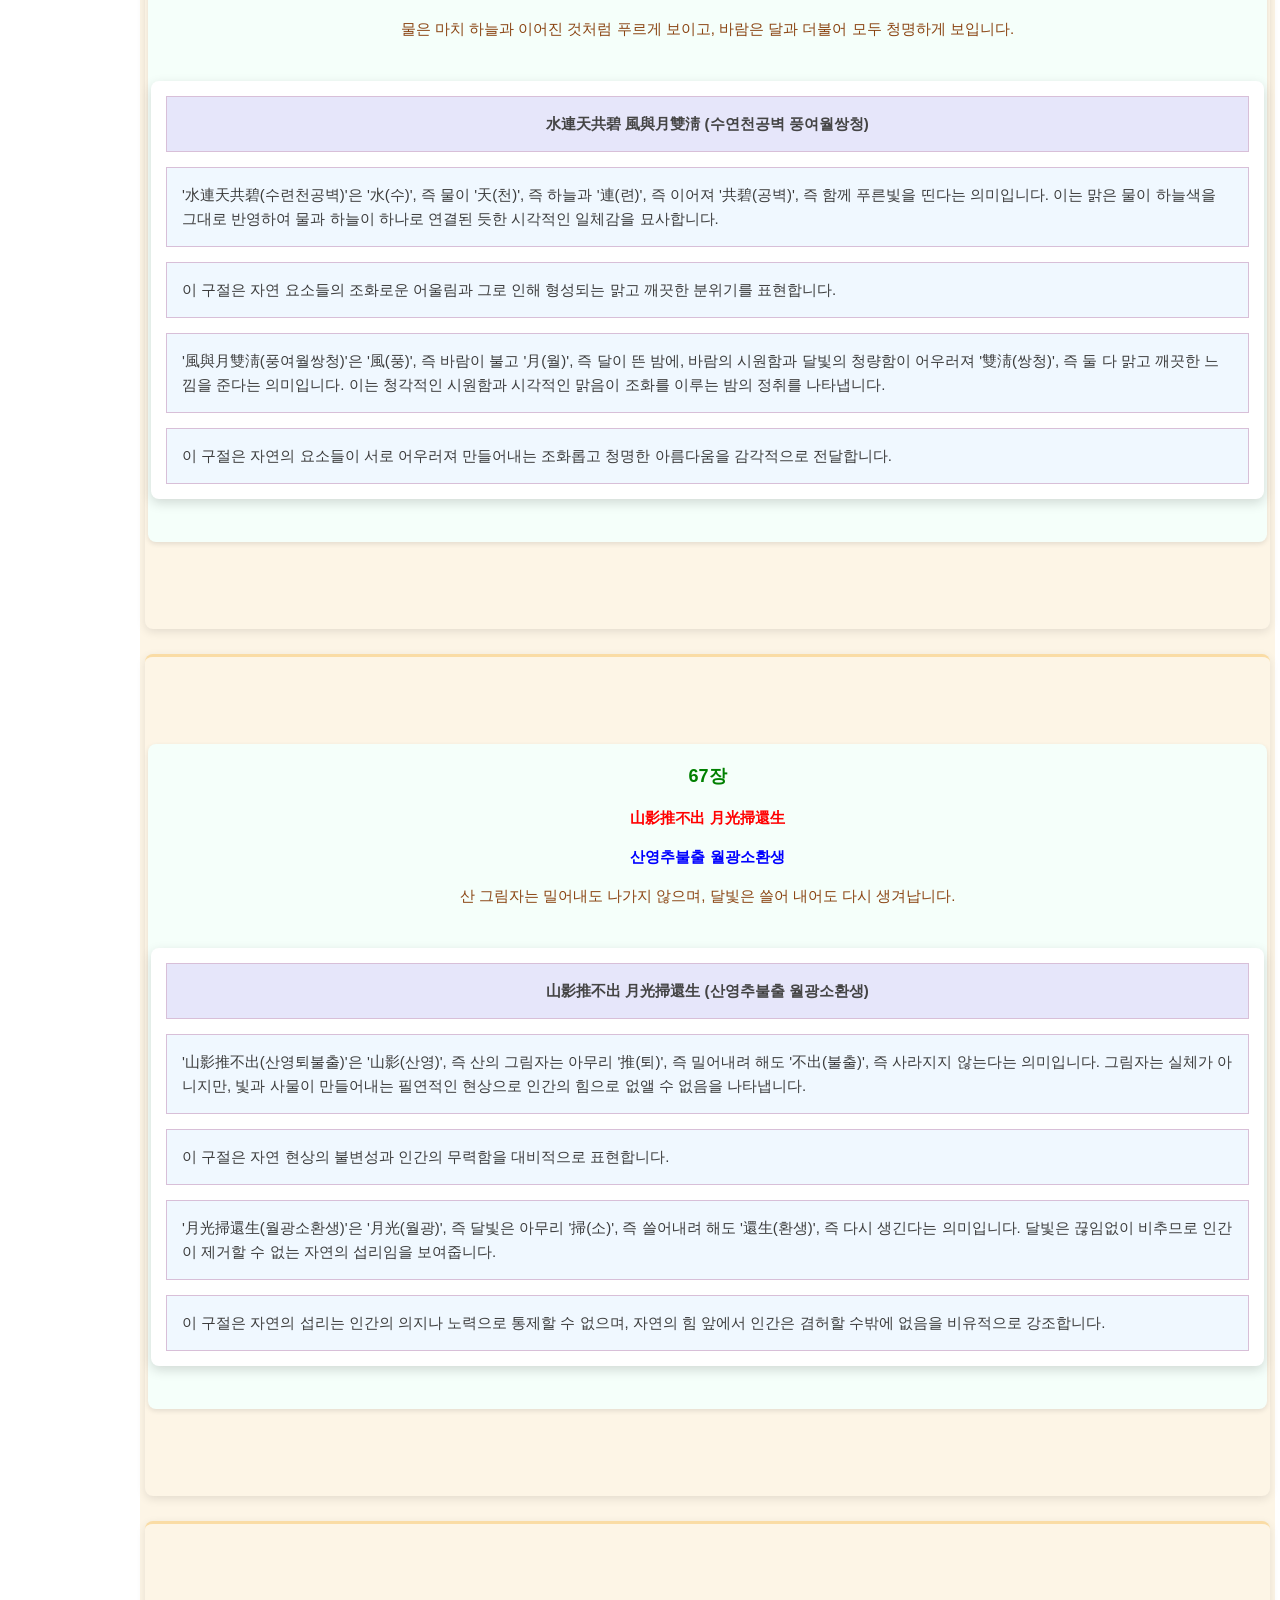
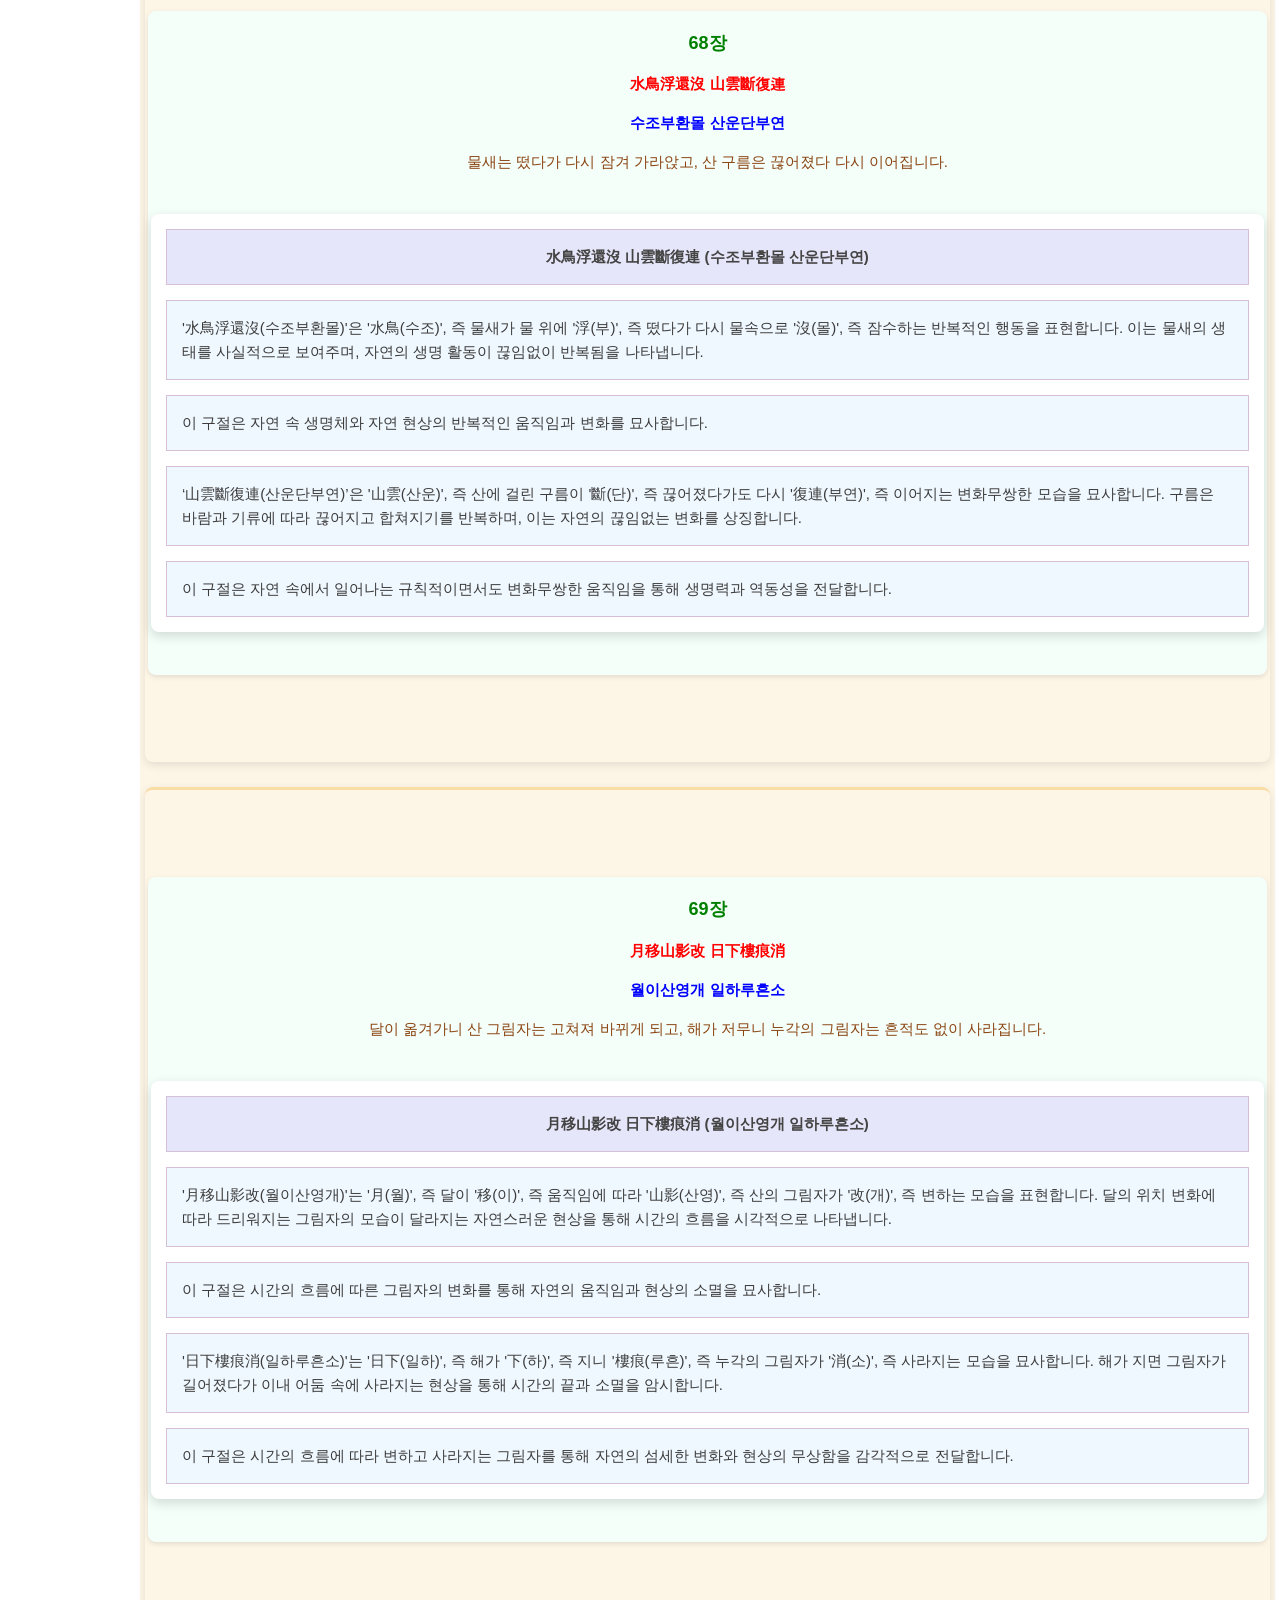
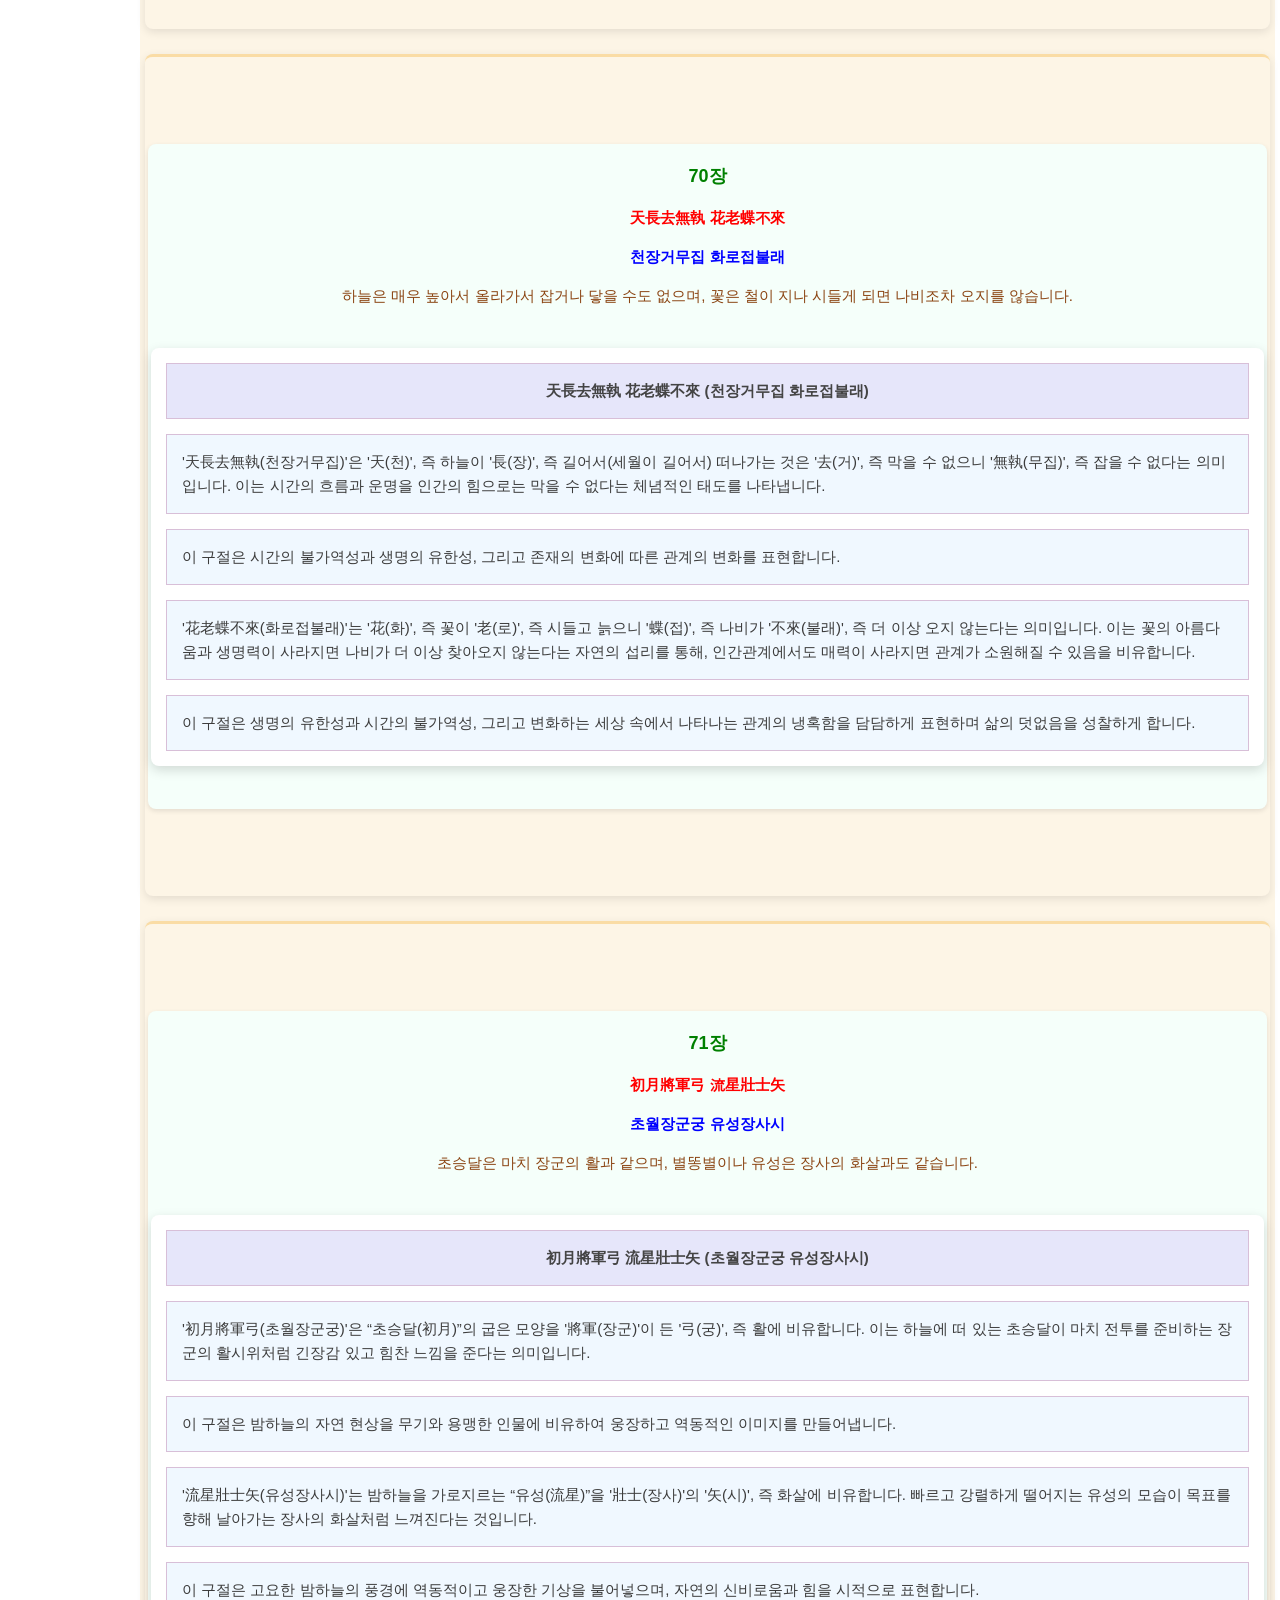
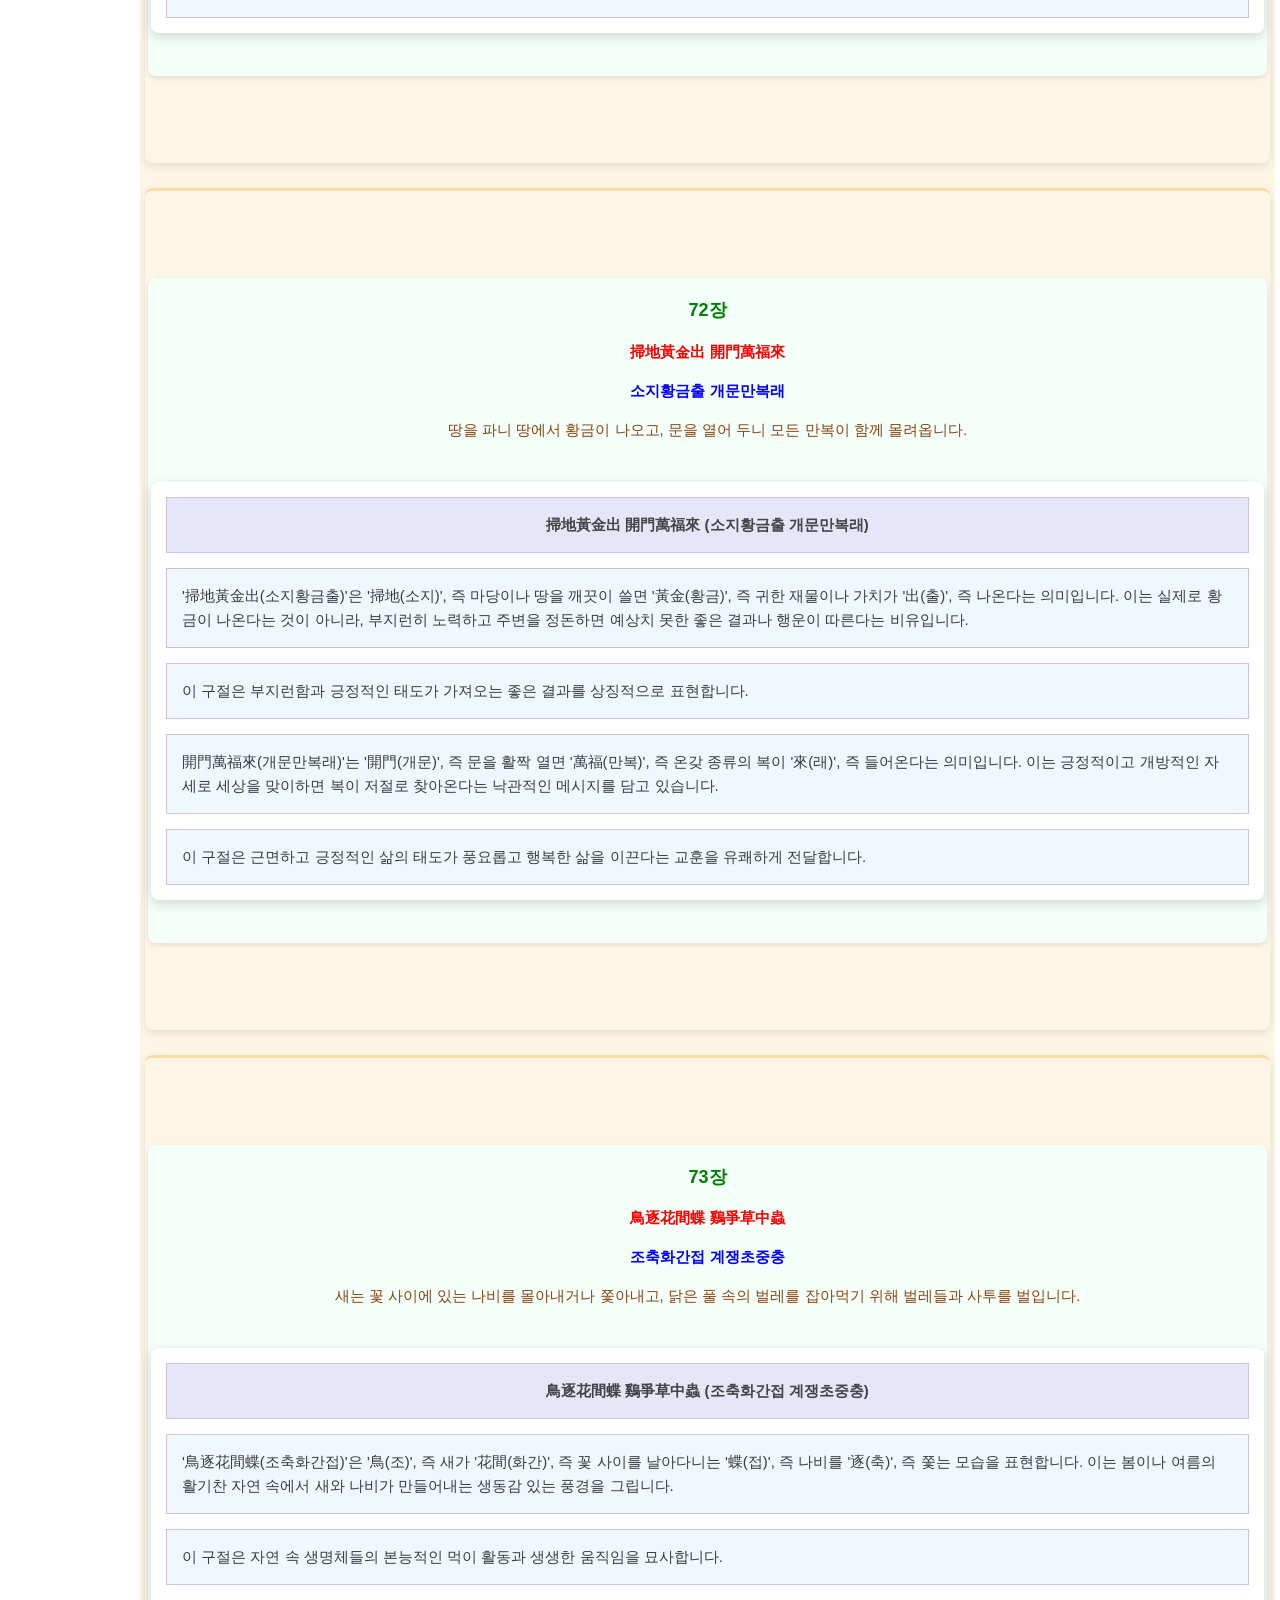
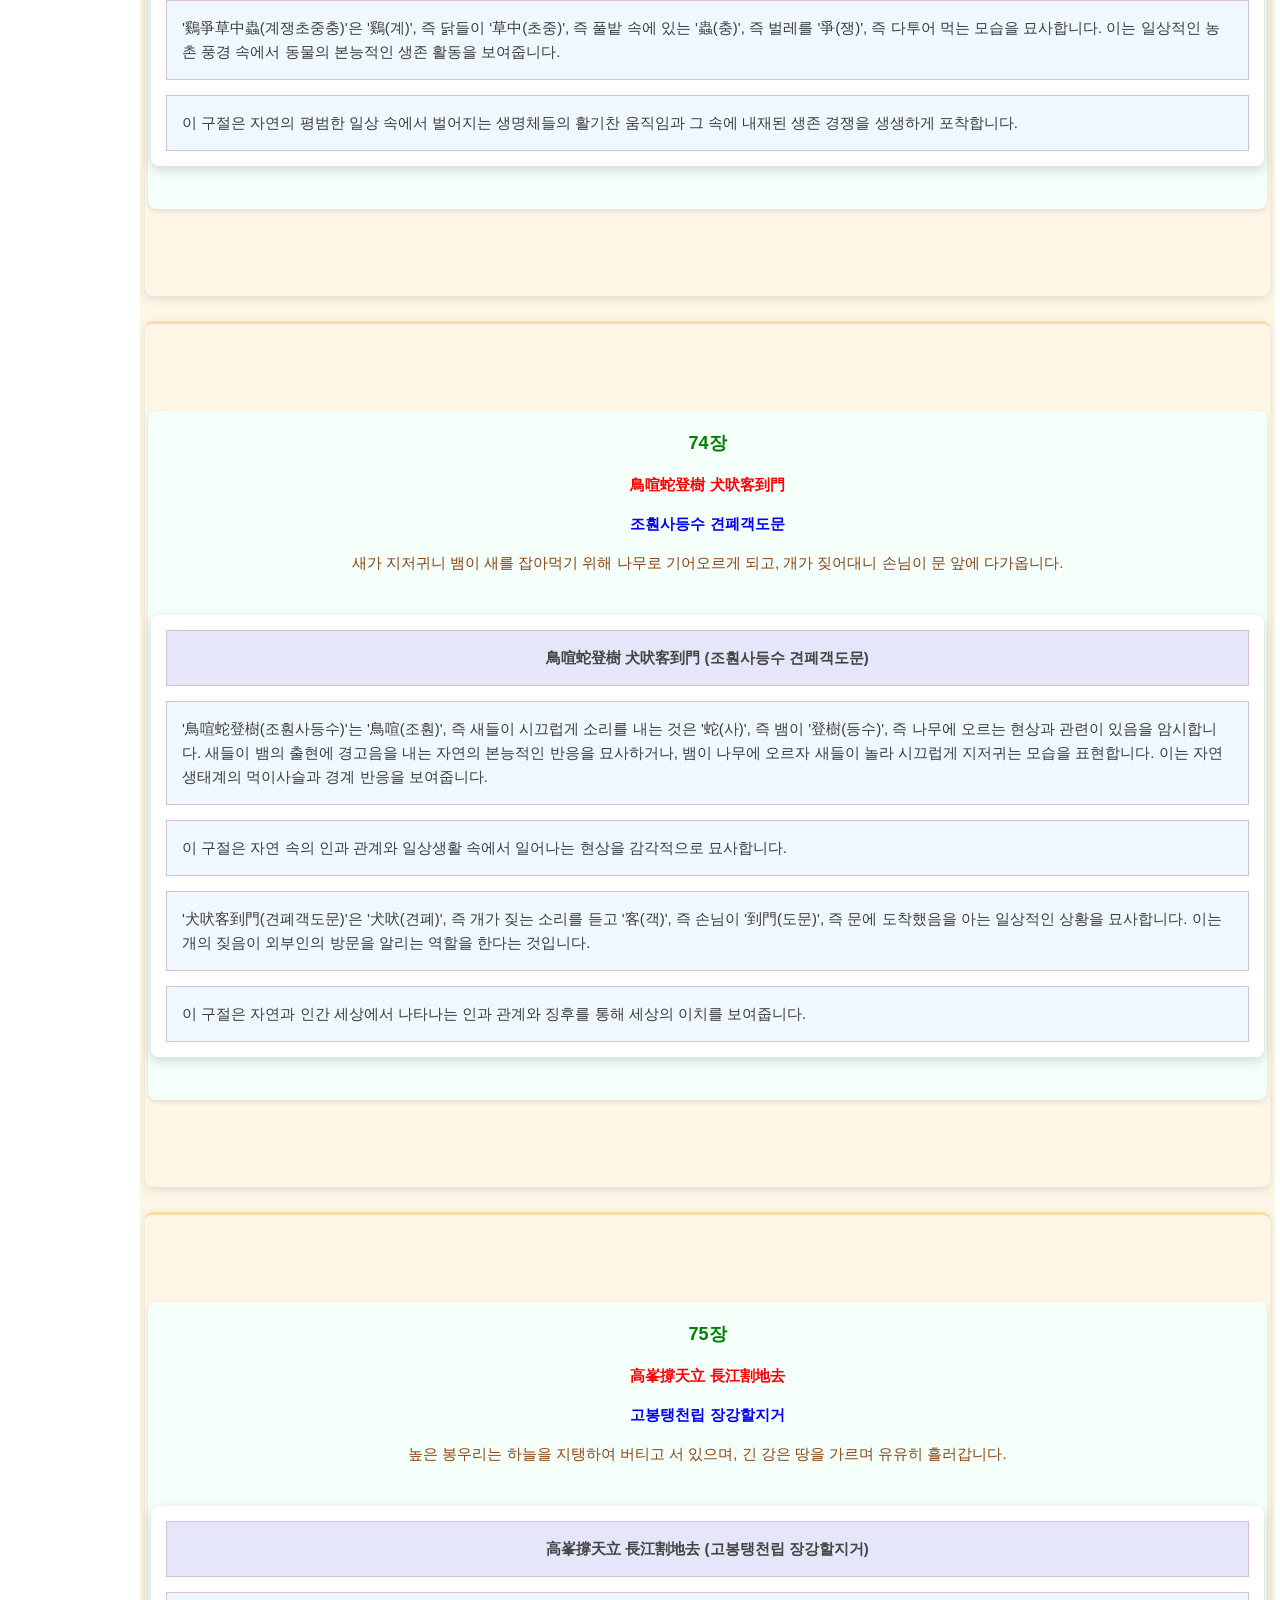
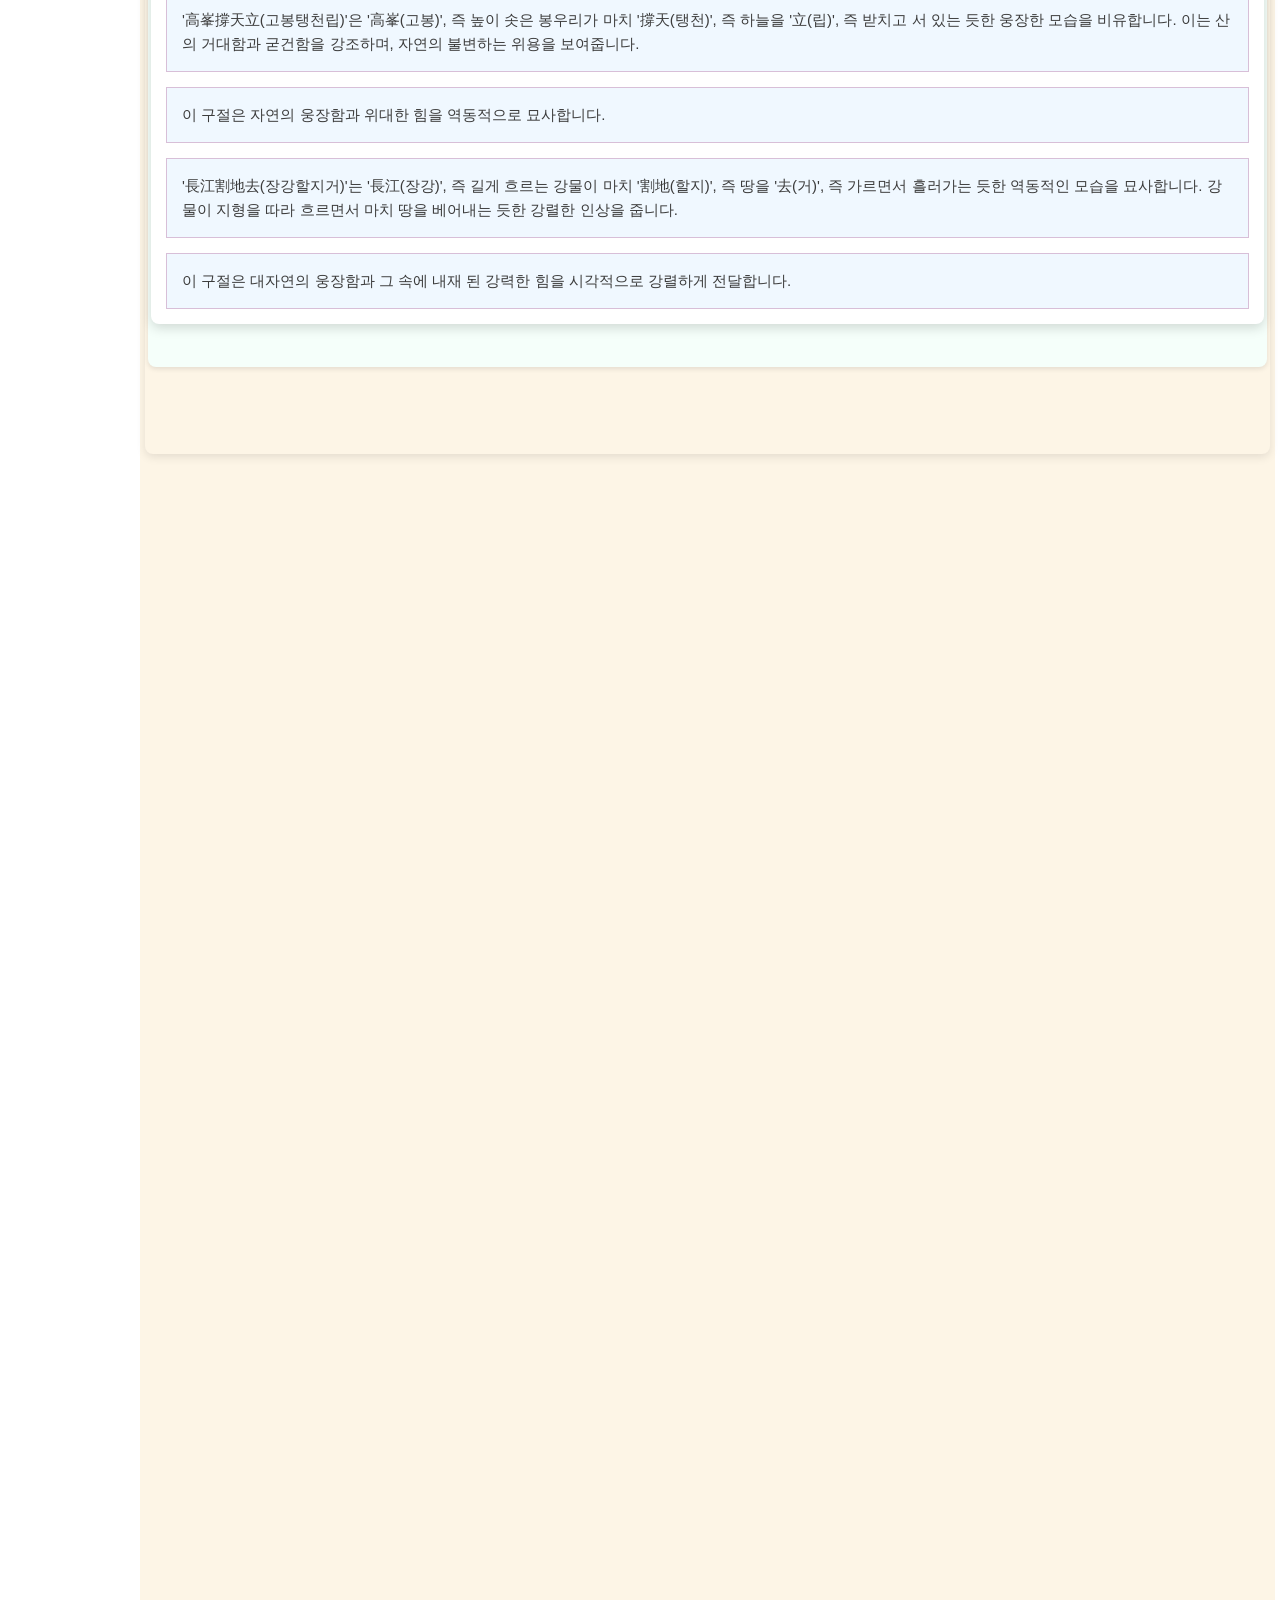
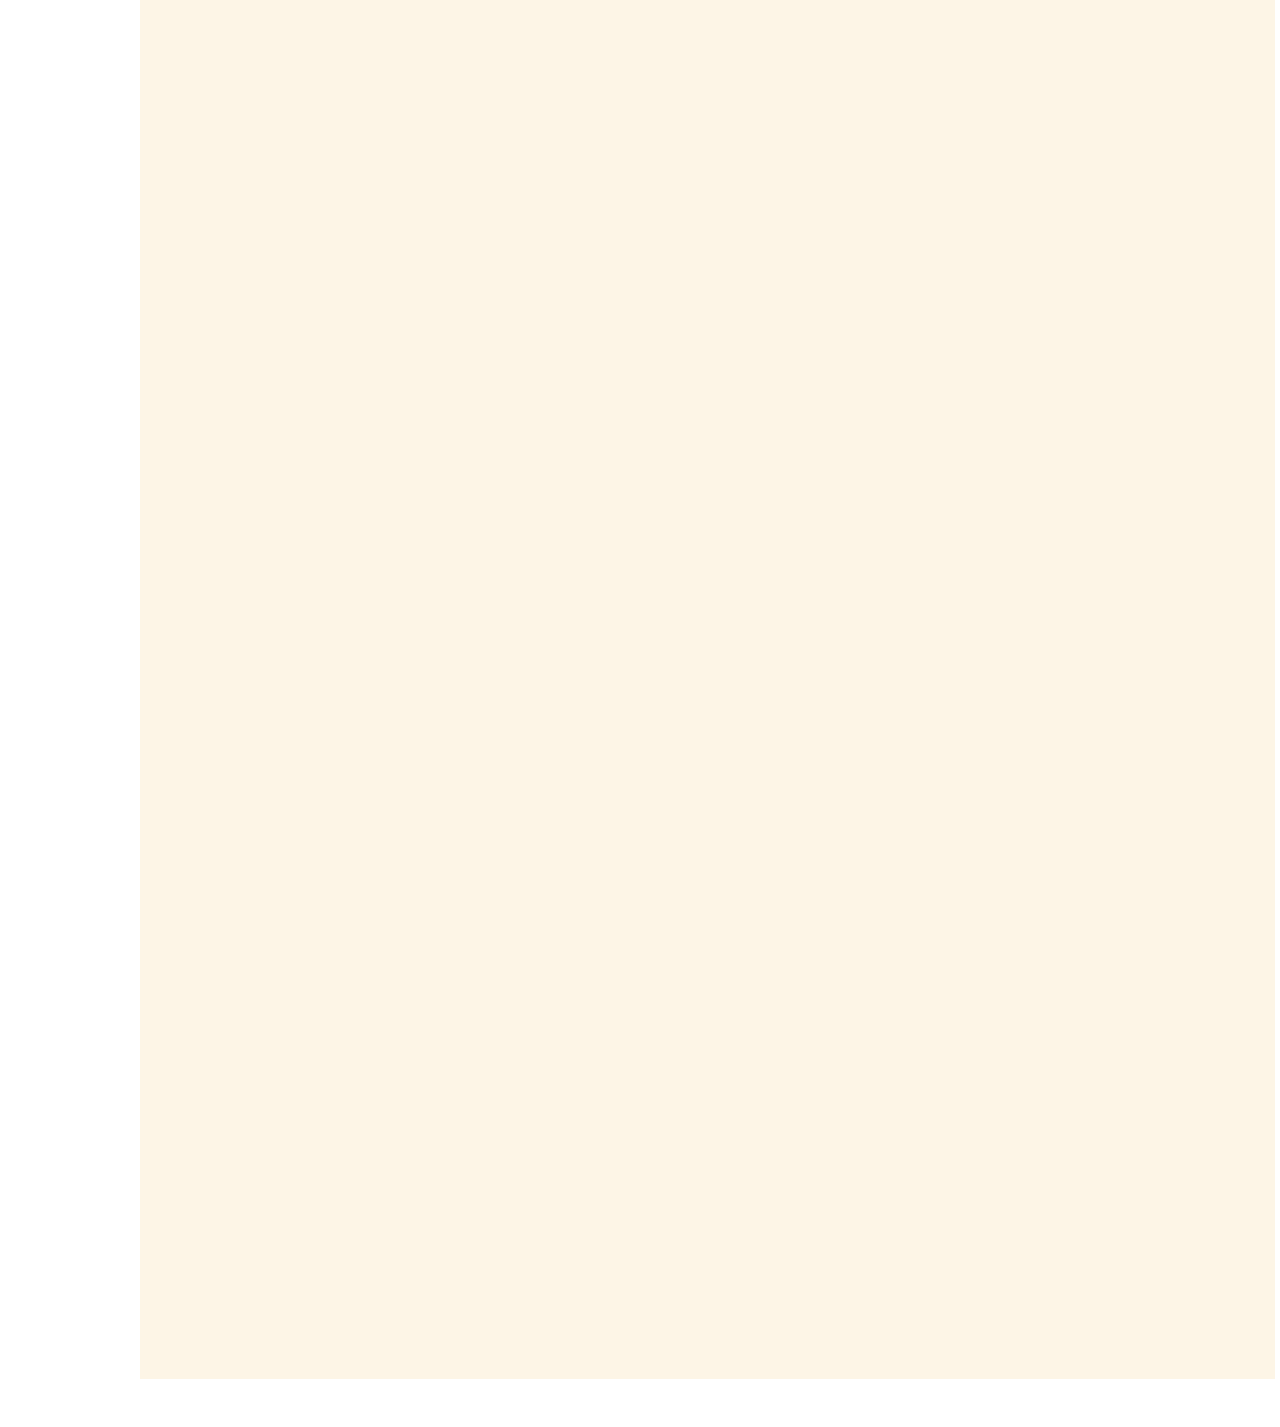
<file: contents-5.html>
<!DOCTYPE html>
<html lang="ko">
<head>
    <meta charset="UTF-8">
    <meta name="viewport" content="width=device-width, initial-scale=1.0">
    <meta name="description" content="옛날 시인들이 쓴 유명한 시 가운데서 학생들이 본받을 만한 좋은 구절만을 뽑아놓은 작자 미상의 한자교재">
    <!-- Google tag (gtag.js) -->
    <script async src="https://www.googletagmanager.com/gtag/js?id=G-24K3BL5ZW8"></script>
    <script>
        window.dataLayer = window.dataLayer || [];
        function gtag(){dataLayer.push(arguments);}
        gtag('js', new Date());

        gtag('config', 'G-24K3BL5ZW8');
    </script>
    <title>추구집 5편 - 각 구절이 5언 절구로 이루어진 한자교재(원문ㆍ전문ㆍ해설ㆍ뜻풀이)</title>
    <link rel="stylesheet" href="style.css" />
</head>
<body>
  <div class="sidenav">
    <a href="index.html">목 차</a>
    <nav>
      <a href="#section61">61장</a>
      <a href="#section62">62장</a>
      <a href="#section63">63장</a>
      <a href="#section64">64장</a>
      <a href="#section65">65장</a>
      <a href="#section66">66장</a>
      <a href="#section67">67장</a>
      <a href="#section68">68장</a>
      <a href="#section69">69장</a>
      <a href="#section70">70장</a>
      <a href="#section71">71장</a>
      <a href="#section72">72장</a>
      <a href="#section73">73장</a>
      <a href="#section74">74장</a>
      <a href="#section75">75장</a>
      <a href="contents-6.html">6 편</a>
    </nav>
  </div>
  
  <div class="main">

    <button onclick="topFunction()" id="myBtn" title="Go to top">Top</button>

    <div style="background-color:#dcdcdc;color:#9E5A5A;padding:5px"><h1>5 편</h1></div>
    <div style="background-color:#FDF5E6;color:#3c3c3c;padding:5px 5px 2500px">
      
      <section id="section61">
          <div class="text_box">
            <p><span id="first" class="js">61장</span></p> 
            <div class="js">白鷺千點雪 黃鶯一片金</div> 
            <P><span>백로천점설 황앵일편금</span></p>
            <p>백로는 천 점의 눈과 같이 희고, 누런 꾀꼬리는 한 조각의 금과 같습니다.</p>
            <div2>
            <table>
              <thead>
                  <tr>
                    <th>白鷺千點雪 黃鶯一片金 (백로천점설 황앵일편금)</th>
                  </tr>
              </thead>
              <tbody>
                  <tr>
                    <td>'白鷺千點雪(백로천점설)'은 하얀 백로 떼가 날아다니는 모습을 마치 '千點雪(천점설)', 즉 천 개의 눈송이가 흩날리는 것처럼 묘사합니다. 이는 백로의 순백색과 군무가 만들어내는 아름답고 깨끗한 이미지를 강조합니다.</td>
                  </tr>
                  <tr>
                    <td>이 구절은 자연 속의 새들을 시각적인 색채와 형태에 비유하여 그 아름다움을 극대화합니다.</td>
                  </tr>
                  <tr>
                    <td>‘黃鶯一片金(황앵일편금)'은 노란 꾀꼬리(黃鶯)가 날아다니는 모습을 '一片金(일편금)', 즉 한 조각의 황금에 비유합니다. 꾀꼬리의 선명한 노란색과 활기찬 움직임을 귀하고 빛나는 황금에 빗대어 그 존재감을 부각합니다.</td>
                  </tr>
                   <tr>
                    <td>이 구절은 자연 속 생명체들이 지닌 색채의 아름다움과 시각적인 효과를 감각적으로 표현하며, 보는 이로 하여금 한 폭의 그림을 연상하게 합니다.</td>
                  </tr>
              </tbody>
            </table>   
            </div2>
          </div>
      </section>

      <section id="section62">
          <div class="text_box">
            <p><span id="first" class="js">62장</span></p> 
            <div class="js">桃李千機錦 江山一畫屛</div> 
            <P><span>도리천기금 강산일화병</span></p>
            <p>복숭아꽃과 오얏꽃은 일 천 베틀의 비단과도 같으며, 강과 산이 한 폭의 그림 같아서 병풍처럼 멋집니다.</p>
            <div2>
            <table>
              <thead>
                  <tr>
                    <th>桃李千機錦 江山一畫屛 (도리천기금 강산일화병)</th>
                  </tr>
              </thead>
              <tbody>
                  <tr>
                    <td>'桃李千機錦(도리천기금)'은 '桃李(도리)', 즉 복숭아와 오얏(자두)나무의 꽃들이 만개한 모습을 '千機錦(천기금)', 즉 천 가지 무늬의 비단에 비유합니다. 봄에 피는 복숭아꽃과 오얏꽃은 색색의 아름다움을 자랑하며, 이는 마치 비단이 가진 화려함과 다채로움에 견줄 만합니다.</td>
                  </tr>
                  <tr>
                    <td>이 구절은 봄의 화려한 풍경과 자연의 웅장한 아름다움을 비단과 병풍에 비유합니다.</td>
                  </tr>
                  <tr>
                    <td>'江山一畫屛(강산일화병)'은 '江山(강산)', 즉 강과 산이 어우러진 풍경이 '一畫屛(일화병)', 즉 한 폭의 그려진 병풍과 같다는 비유입니다. 병풍은 그림을 통해 아름다운 풍경을 시각적으로 제공하며 공간에 웅장함을 더합니다.</td>
                  </tr>
                   <tr>
                    <td>이 구절은 자연의 풍성하고 다채로운 아름다움을 예술 작품에 비유하여 그 시각적인 감동을 극대화합니다.</td>
                  </tr>
              </tbody>
            </table>   
            </div2>
          </div>
      </section>

      <section id="section63">
          <div class="text_box">
            <p><span id="first" class="js">63장</span></p> 
            <div class="js">鳥宿池邊樹 僧敲月下門</div> 
            <P><span>조숙지변수 승고월하문</span></p>
            <p>새는 연못 주변의 나무에서 잠을 청하고, 스님은 달빛 아래의 문을 두드립니다.</p>
            <div2>
            <table>
              <thead>
                  <tr>
                    <th>鳥宿池邊樹 僧敲月下門 (조숙지변수 승고월하문)</th>
                  </tr>
              </thead>
              <tbody>
                  <tr>
                    <td>'鳥宿池邊樹(조숙지변수)'는 '鳥(조)', 즉 새가 '池邊樹(지변수)', 즉 연못 가 나무에서 '宿(숙)', 즉 잠자리에 드는 모습을 묘사합니다. 이는 밤의 정적과 평화로운 자연의 모습을 보여줍니다.</td>
                  </tr>
                  <tr>
                    <td>이 구절은 고요한 밤의 풍경과 인간의 행위를 대조적으로 묘사하여 한 폭의 정적인 그림을 그립니다. 특히 송나라 시인 가도(賈島)의 유명한 시 '제이녕원(題李凝幽居)'에서 인용된 구절로, '퇴고(推敲)'라는 고사성어의 유래가 된 부분입니다.</td>
                  </tr>
                  <tr>
                    <td>僧敲月下門(승고월하문)'은 '僧(승)', 즉 스님이 '月下門(월하문)', 즉 달빛 아래 문을 '敲(고)', 즉 두드리는(또는 '推(퇴)'로 밀어보는) 모습을 묘사합니다. 원래 시에서는 '승퇴월하문(僧推月下門)'과 '승고월하문(僧敲月下門)' 중 어느 것이 더 적절한지 고민했다는 일화가 있습니다. '敲'는 좀 더 단호하고 뚜렷한 소리를 내는 행위로, 고요한 밤의 정적 속에서 그 소리가 더욱 부각됩니다.</td>
                  </tr>
                   <tr>
                    <td>이 구절은 고요한 밤의 자연과 그 속에서 이루어지는 미묘한 인간의 움직임을 섬세하게 포착하여 고즈넉한 정취를 전달합니다.</td>
                  </tr>
              </tbody>
            </table>   
            </div2>
          </div>
      </section>

      <section id="section64">
          <div class="text_box">
            <p><span id="first" class="js">64장</span></p> 
            <div class="js">棹穿波底月 船壓水中天</div> 
            <P><span>도천파저월 선압수중천</span></p>
            <p>노는 물결 아래의 달을 뚫고, 배는 물 가운데서 하늘을 누르고 있습니다.</p>
            <div2>
            <table>
              <thead>
                  <tr>
                    <th>棹穿波底月 船壓水中天 (도천파저월 선압수중천)</th>
                  </tr>
              </thead>
              <tbody>
                  <tr>
                    <td>'棹穿波底月(도천파저월)'은 '棹(도)', 즉 배의 삿대가 '波底(파저)', 즉 물결 아래 비친 '月(월)', 즉 달의 그림자를 '穿(천)', 즉 꿰뚫고 지나가는 모습을 표현합니다. 실제 달을 꿰뚫는 것이 아니라 물에 비친 그림자를 꿰뚫는 행위를 통해 시각적인 착시와 함께 역동적인 움직임을 그립니다.</td>
                  </tr>
                  <tr>
                    <td>이 구절은 물에 비친 달과 하늘의 이미지를 통해 시각적인 환상과 역동성을 묘사합니다.</td>
                  </tr>
                  <tr>
                    <td>'船壓水中天(선압수중천)'은 '船(선)', 즉 배가 '水中天(수중천)', 즉 물속에 비친 하늘의 그림자를 '壓(압)', 즉 누르고 지나가는 모습을 묘사합니다. 이는 배가 물 위를 미끄러져 가면서 물속에 비친 하늘의 반영을 흐트러뜨리는 모습을 환상적으로 표현한 것입니다.</td>
                  </tr>
                   <tr>
                    <td>이 구절은 물에 비친 자연의 환상적인 반영과 그 속에서 움직이는 배의 역동적인 모습을 감각적으로 전달합니다.</td>
                  </tr>
              </tbody>
            </table>   
            </div2>
          </div>
      </section>
      
      <section id="section65">
          <div class="text_box">
            <p><span id="first" class="js">65장</span></p> 
            <div class="js">高山白雲起 平原芳草綠</div> 
            <P><span>고산백운기 평원방초록</span></p>
            <p>높은 산에는 흰 구름이 많이 생겨나고, 넓은 대지에는 고운 풀들이 넓게 펼쳐져 있습니다.</p>
            <div2>
            <table>
              <thead>
                  <tr>
                    <th>高山白雲起 平原芳草綠 (고산백운기 평원방초록)</th>
                  </tr>
              </thead>
              <tbody>
                  <tr>
                    <td>'高山白雲起(고산백운기)'는 '高山(고산)', 즉 높이 솟은 산봉우리에서 '白雲(백운)', 즉 흰 구름이 '起(기)', 즉 피어오르는 웅장하고 신비로운 풍경을 표현합니다. 이는 산이 가진 숭고함과 구름의 변화무쌍함을 동시에 보여줍니다.</td>
                  </tr>
                  <tr>
                    <td>이 구절은 대조적인 자연 풍경을 통해 광활하고 생명력 넘치는 세상의 모습을 묘사합니다.</td>
                  </tr>
                  <tr>
                    <td>'平原芳草綠(평원방초록)'은 '平原(평원)', 즉 넓게 펼쳐진 들판에 '芳草(방초)', 즉 향기로운 풀들이 '綠(록)', 즉 푸르게 자라나는 생동감 있는 모습을 묘사합니다. 이는 넓은 대지에서 느껴지는 풍요로움과 활력을 나타냅니다.</td>
                  </tr>
                   <tr>
                    <td>이 구절은 산과 들판이라는 대조적인 지형에서 펼쳐지는 자연의 아름다움과 생명력을 시각적으로 선명하게 그려냅니다.</td>
                  </tr>
              </tbody>
            </table>   
            </div2>
          </div>
      </section>

      <section id="section66">
          <div class="text_box">
            <p><span id="first" class="js">66장</span></p> 
            <div class="js">水連天共碧 風與月雙淸</div> 
            <P><span>수연천공벽 풍여월쌍청</span></p>
            <p>물은 마치 하늘과 이어진 것처럼 푸르게 보이고, 바람은 달과 더불어 모두 청명하게 보입니다.</p>
            <div2>
            <table>
              <thead>
                  <tr>
                    <th>水連天共碧 風與月雙淸 (수연천공벽 풍여월쌍청)</th>
                  </tr>
              </thead>
              <tbody>
                  <tr>
                    <td>'水連天共碧(수련천공벽)'은 '水(수)', 즉 물이 '天(천)', 즉 하늘과 '連(련)', 즉 이어져 '共碧(공벽)', 즉 함께 푸른빛을 띤다는 의미입니다. 이는 맑은 물이 하늘색을 그대로 반영하여 물과 하늘이 하나로 연결된 듯한 시각적인 일체감을 묘사합니다.</td>
                  </tr>
                  <tr>
                    <td>이 구절은 자연 요소들의 조화로운 어울림과 그로 인해 형성되는 맑고 깨끗한 분위기를 표현합니다.</td>
                  </tr>
                  <tr>
                    <td>'風與月雙淸(풍여월쌍청)'은 '風(풍)', 즉 바람이 불고 '月(월)', 즉 달이 뜬 밤에, 바람의 시원함과 달빛의 청량함이 어우러져 '雙淸(쌍청)', 즉 둘 다 맑고 깨끗한 느낌을 준다는 의미입니다. 이는 청각적인 시원함과 시각적인 맑음이 조화를 이루는 밤의 정취를 나타냅니다.</td>
                  </tr>
                   <tr>
                    <td>이 구절은 자연의 요소들이 서로 어우러져 만들어내는 조화롭고 청명한 아름다움을 감각적으로 전달합니다.</td>
                  </tr>
              </tbody>
            </table>   
            </div2>
          </div>
      </section>

      <section id="section67">
          <div class="text_box">
            <p><span id="first" class="js">67장</span></p> 
            <div class="js">山影推不出 月光掃還生</div> 
            <P><span>산영추불출 월광소환생</span></p>
            <p>산 그림자는 밀어내도 나가지 않으며, 달빛은 쓸어 내어도 다시 생겨납니다.</p>
            <div2>
            <table>
              <thead>
                  <tr>
                    <th>山影推不出 月光掃還生 (산영추불출 월광소환생)</th>
                  </tr>
              </thead>
              <tbody>
                  <tr>
                    <td>'山影推不出(산영퇴불출)'은 '山影(산영)', 즉 산의 그림자는 아무리 '推(퇴)', 즉 밀어내려 해도 '不出(불출)', 즉 사라지지 않는다는 의미입니다. 그림자는 실체가 아니지만, 빛과 사물이 만들어내는 필연적인 현상으로 인간의 힘으로 없앨 수 없음을 나타냅니다.</td>
                  </tr>
                  <tr>
                    <td>이 구절은 자연 현상의 불변성과 인간의 무력함을 대비적으로 표현합니다.</td>
                  </tr>
                  <tr>
                    <td>'月光掃還生(월광소환생)'은 '月光(월광)', 즉 달빛은 아무리 '掃(소)', 즉 쓸어내려 해도 '還生(환생)', 즉 다시 생긴다는 의미입니다. 달빛은 끊임없이 비추므로 인간이 제거할 수 없는 자연의 섭리임을 보여줍니다.</td>
                  </tr>
                   <tr>
                    <td>이 구절은 자연의 섭리는 인간의 의지나 노력으로 통제할 수 없으며, 자연의 힘 앞에서 인간은 겸허할 수밖에 없음을 비유적으로 강조합니다.</td>
                  </tr>
              </tbody>
            </table>   
            </div2>
          </div>
      </section>

      <section id="section68">
          <div class="text_box">
            <p><span id="first" class="js">68장</span></p> 
            <div class="js">水鳥浮還沒 山雲斷復連</div> 
            <P><span>수조부환몰 산운단부연</span></p>
            <p>물새는 떴다가 다시 잠겨 가라앉고, 산 구름은 끊어졌다 다시 이어집니다.</p>
            <div2>
            <table>
              <thead>
                  <tr>
                    <th>水鳥浮還沒 山雲斷復連 (수조부환몰 산운단부연)</th>
                  </tr>
              </thead>
              <tbody>
                  <tr>
                    <td>'水鳥浮還沒(수조부환몰)'은 '水鳥(수조)', 즉 물새가 물 위에 '浮(부)', 즉 떴다가 다시 물속으로 '沒(몰)', 즉 잠수하는 반복적인 행동을 표현합니다. 이는 물새의 생태를 사실적으로 보여주며, 자연의 생명 활동이 끊임없이 반복됨을 나타냅니다.</td>
                  </tr>
                  <tr>
                    <td>이 구절은 자연 속 생명체와 자연 현상의 반복적인 움직임과 변화를 묘사합니다.</td>
                  </tr>
                  <tr>
                    <td>‘山雲斷復連(산운단부연)’은 '山雲(산운)', 즉 산에 걸린 구름이 '斷(단)', 즉 끊어졌다가도 다시 '復連(부연)', 즉 이어지는 변화무쌍한 모습을 묘사합니다. 구름은 바람과 기류에 따라 끊어지고 합쳐지기를 반복하며, 이는 자연의 끊임없는 변화를 상징합니다.</td>
                  </tr>
                   <tr>
                    <td>이 구절은 자연 속에서 일어나는 규칙적이면서도 변화무쌍한 움직임을 통해 생명력과 역동성을 전달합니다.</td>
                  </tr>
              </tbody>
            </table>   
            </div2>
          </div>
      </section>

      <section id="section69">
          <div class="text_box">
            <p><span id="first" class="js">69장</span></p> 
            <div class="js">月移山影改 日下樓痕消</div> 
            <P><span>월이산영개 일하루흔소</span></p>
            <p>달이 옮겨가니 산 그림자는 고쳐져 바뀌게 되고, 해가 저무니 누각의 그림자는 흔적도 없이 사라집니다.</p>
            <div2>
            <table>
              <thead>
                  <tr>
                    <th>月移山影改 日下樓痕消 (월이산영개 일하루흔소)</th>
                  </tr>
              </thead>
              <tbody>
                  <tr>
                    <td>'月移山影改(월이산영개)'는 '月(월)', 즉 달이 '移(이)', 즉 움직임에 따라 '山影(산영)', 즉 산의 그림자가 '改(개)', 즉 변하는 모습을 표현합니다. 달의 위치 변화에 따라 드리워지는 그림자의 모습이 달라지는 자연스러운 현상을 통해 시간의 흐름을 시각적으로 나타냅니다.</td>
                  </tr>
                  <tr>
                    <td>이 구절은 시간의 흐름에 따른 그림자의 변화를 통해 자연의 움직임과 현상의 소멸을 묘사합니다.</td>
                  </tr>
                  <tr>
                    <td>'日下樓痕消(일하루흔소)'는 '日下(일하)', 즉 해가 '下(하)', 즉 지니 '樓痕(루흔)', 즉 누각의 그림자가 '消(소)', 즉 사라지는 모습을 묘사합니다. 해가 지면 그림자가 길어졌다가 이내 어둠 속에 사라지는 현상을 통해 시간의 끝과 소멸을 암시합니다.</td>
                  </tr>
                   <tr>
                    <td>이 구절은 시간의 흐름에 따라 변하고 사라지는 그림자를 통해 자연의 섬세한 변화와 현상의 무상함을 감각적으로 전달합니다.</td>
                  </tr>
              </tbody>
            </table>   
            </div2>
          </div>
      </section>

      <section id="section70">
          <div class="text_box">
            <p><span id="first" class="js">70장</span></p> 
            <div class="js">天長去無執 花老蝶不來</div> 
            <P><span>천장거무집 화로접불래</span></p>
            <p>하늘은 매우 높아서 올라가서 잡거나 닿을 수도 없으며, 꽃은 철이 지나 시들게 되면 나비조차 오지를 않습니다.</p>
            <div2>
            <table>
              <thead>
                  <tr>
                    <th>天長去無執 花老蝶不來 (천장거무집 화로접불래)</th>
                  </tr>
              </thead>
              <tbody>
                  <tr>
                    <td>'天長去無執(천장거무집)'은 '天(천)', 즉 하늘이 '長(장)', 즉 길어서(세월이 길어서) 떠나가는 것은 '去(거)', 즉 막을 수 없으니 '無執(무집)', 즉 잡을 수 없다는 의미입니다. 이는 시간의 흐름과 운명을 인간의 힘으로는 막을 수 없다는 체념적인 태도를 나타냅니다.</td>
                  </tr>
                  <tr>
                    <td>이 구절은 시간의 불가역성과 생명의 유한성, 그리고 존재의 변화에 따른 관계의 변화를 표현합니다.</td>
                  </tr>
                  <tr>
                    <td>'花老蝶不來(화로접불래)'는 '花(화)', 즉 꽃이 '老(로)', 즉 시들고 늙으니 '蝶(접)', 즉 나비가 '不來(불래)', 즉 더 이상 오지 않는다는 의미입니다. 이는 꽃의 아름다움과 생명력이 사라지면 나비가 더 이상 찾아오지 않는다는 자연의 섭리를 통해, 인간관계에서도 매력이 사라지면 관계가 소원해질 수 있음을 비유합니다.</td>
                  </tr>
                   <tr>
                    <td>이 구절은 생명의 유한성과 시간의 불가역성, 그리고 변화하는 세상 속에서 나타나는 관계의 냉혹함을 담담하게 표현하며 삶의 덧없음을 성찰하게 합니다.</td>
                  </tr>
              </tbody>
            </table>   
            </div2>
          </div>
      </section>

      <section id="section71">
          <div class="text_box">
            <p><span id="first" class="js">71장</span></p> 
            <div class="js">初月將軍弓 流星壯士矢</div> 
            <P><span>초월장군궁 유성장사시</span></p>
            <p>초승달은 마치 장군의 활과 같으며, 별똥별이나 유성은 장사의 화살과도 같습니다.</p>
            <div2>
            <table>
              <thead>
                  <tr>
                    <th>初月將軍弓 流星壯士矢 (초월장군궁 유성장사시)</th>
                  </tr>
              </thead>
              <tbody>
                  <tr>
                    <td>'初月將軍弓(초월장군궁)'은 “초승달(初月)”의 굽은 모양을 '將軍(장군)'이 든 '弓(궁)', 즉 활에 비유합니다. 이는 하늘에 떠 있는 초승달이 마치 전투를 준비하는 장군의 활시위처럼 긴장감 있고 힘찬 느낌을 준다는 의미입니다.</td>
                  </tr>
                  <tr>
                    <td>이 구절은 밤하늘의 자연 현상을 무기와 용맹한 인물에 비유하여 웅장하고 역동적인 이미지를 만들어냅니다.</td>
                  </tr>
                  <tr>
                    <td>'流星壯士矢(유성장사시)'는 밤하늘을 가로지르는 “유성(流星)”을 '壯士(장사)'의 '矢(시)', 즉 화살에 비유합니다. 빠르고 강렬하게 떨어지는 유성의 모습이 목표를 향해 날아가는 장사의 화살처럼 느껴진다는 것입니다.</td>
                  </tr>
                   <tr>
                    <td>이 구절은 고요한 밤하늘의 풍경에 역동적이고 웅장한 기상을 불어넣으며, 자연의 신비로움과 힘을 시적으로 표현합니다.</td>
                  </tr>
              </tbody>
            </table>   
            </div2>
          </div>
      </section>

      <section id="section72">
          <div class="text_box">
            <p><span id="first" class="js">72장</span></p> 
            <div class="js">掃地黃金出 開門萬福來</div> 
            <P><span>소지황금출 개문만복래</span></p>
            <p>땅을 파니 땅에서 황금이 나오고, 문을 열어 두니 모든 만복이 함께 몰려옵니다.</p>
            <div2>
            <table>
              <thead>
                  <tr>
                    <th>掃地黃金出 開門萬福來 (소지황금출 개문만복래)</th>
                  </tr>
              </thead>
              <tbody>
                  <tr>
                    <td>'掃地黃金出(소지황금출)'은 '掃地(소지)', 즉 마당이나 땅을 깨끗이 쓸면 '黃金(황금)', 즉 귀한 재물이나 가치가 '出(출)', 즉 나온다는 의미입니다. 이는 실제로 황금이 나온다는 것이 아니라, 부지런히 노력하고 주변을 정돈하면 예상치 못한 좋은 결과나 행운이 따른다는 비유입니다.</td>
                  </tr>
                  <tr>
                    <td>이 구절은 부지런함과 긍정적인 태도가 가져오는 좋은 결과를 상징적으로 표현합니다.</td>
                  </tr>
                  <tr>
                    <td>開門萬福來(개문만복래)'는 '開門(개문)', 즉 문을 활짝 열면 '萬福(만복)', 즉 온갖 종류의 복이 '來(래)', 즉 들어온다는 의미입니다. 이는 긍정적이고 개방적인 자세로 세상을 맞이하면 복이 저절로 찾아온다는 낙관적인 메시지를 담고 있습니다.</td>
                  </tr>
                   <tr>
                    <td>이 구절은 근면하고 긍정적인 삶의 태도가 풍요롭고 행복한 삶을 이끈다는 교훈을 유쾌하게 전달합니다.</td>
                  </tr>
              </tbody>
            </table>   
            </div2>
          </div>
      </section>

      <section id="section73">
          <div class="text_box">
            <p><span id="first" class="js">73장</span></p> 
            <div class="js">鳥逐花間蝶 鷄爭草中蟲</div> 
            <P><span>조축화간접 계쟁초중충</span></p>
            <p>새는 꽃 사이에 있는 나비를 몰아내거나 쫓아내고, 닭은 풀 속의 벌레를 잡아먹기 위해 벌레들과 사투를 벌입니다.</p>
            <div2>
            <table>
              <thead>
                  <tr>
                    <th>鳥逐花間蝶 鷄爭草中蟲 (조축화간접 계쟁초중충)</th>
                  </tr>
              </thead>
              <tbody>
                  <tr>
                    <td>'鳥逐花間蝶(조축화간접)'은 '鳥(조)', 즉 새가 '花間(화간)', 즉 꽃 사이를 날아다니는 '蝶(접)', 즉 나비를 '逐(축)', 즉 쫓는 모습을 표현합니다. 이는 봄이나 여름의 활기찬 자연 속에서 새와 나비가 만들어내는 생동감 있는 풍경을 그립니다.</td>
                  </tr>
                  <tr>
                    <td>이 구절은 자연 속 생명체들의 본능적인 먹이 활동과 생생한 움직임을 묘사합니다.</td>
                  </tr>
                  <tr>
                    <td>'鷄爭草中蟲(계쟁초중충)'은 '鷄(계)', 즉 닭들이 '草中(초중)', 즉 풀밭 속에 있는 '蟲(충)', 즉 벌레를 '爭(쟁)', 즉 다투어 먹는 모습을 묘사합니다. 이는 일상적인 농촌 풍경 속에서 동물의 본능적인 생존 활동을 보여줍니다.</td>
                  </tr>
                   <tr>
                    <td>이 구절은 자연의 평범한 일상 속에서 벌어지는 생명체들의 활기찬 움직임과 그 속에 내재된 생존 경쟁을 생생하게 포착합니다.</td>
                  </tr>
              </tbody>
            </table>   
            </div2>
          </div>
      </section>

      <section id="section74">
          <div class="text_box">
            <p><span id="first" class="js">74장</span></p> 
            <div class="js">鳥喧蛇登樹 犬吠客到門</div> 
            <P><span>조훤사등수 견폐객도문</span></p>
            <p>새가 지저귀니 뱀이 새를 잡아먹기 위해 나무로 기어오르게 되고, 개가 짖어대니 손님이 문 앞에 다가옵니다.</p>
            <div2>
            <table>
              <thead>
                  <tr>
                    <th>鳥喧蛇登樹 犬吠客到門 (조훤사등수 견폐객도문)</th>
                  </tr>
              </thead>
              <tbody>
                  <tr>
                    <td>'鳥喧蛇登樹(조훤사등수)'는 '鳥喧(조훤)', 즉 새들이 시끄럽게 소리를 내는 것은 '蛇(사)', 즉 뱀이 '登樹(등수)', 즉 나무에 오르는 현상과 관련이 있음을 암시합니다. 새들이 뱀의 출현에 경고음을 내는 자연의 본능적인 반응을 묘사하거나, 뱀이 나무에 오르자 새들이 놀라 시끄럽게 지저귀는 모습을 표현합니다. 이는 자연 생태계의 먹이사슬과 경계 반응을 보여줍니다.</td>
                  </tr>
                  <tr>
                    <td>이 구절은 자연 속의 인과 관계와 일상생활 속에서 일어나는 현상을 감각적으로 묘사합니다.</td>
                  </tr>
                  <tr>
                    <td>'犬吠客到門(견폐객도문)'은 '犬吠(견폐)', 즉 개가 짖는 소리를 듣고 '客(객)', 즉 손님이 '到門(도문)', 즉 문에 도착했음을 아는 일상적인 상황을 묘사합니다. 이는 개의 짖음이 외부인의 방문을 알리는 역할을 한다는 것입니다.</td>
                  </tr>
                   <tr>
                    <td>이 구절은 자연과 인간 세상에서 나타나는 인과 관계와 징후를 통해 세상의 이치를 보여줍니다.</td>
                  </tr>
              </tbody>
            </table>   
            </div2>
          </div>
      </section>

      <section id="section75">
          <div class="text_box">
            <p><span id="first" class="js">75장</span></p> 
            <div class="js">高峯撐天立 長江割地去</div> 
            <P><span>고봉탱천립 장강할지거</span></p>
            <p>높은 봉우리는 하늘을 지탱하여 버티고 서 있으며, 긴 강은 땅을 가르며 유유히 흘러갑니다.</p>
            <div2>
            <table>
              <thead>
                  <tr>
                    <th>高峯撐天立 長江割地去 (고봉탱천립 장강할지거)</th>
                  </tr>
              </thead>
              <tbody>
                  <tr>
                    <td>'高峯撐天立(고봉탱천립)'은 '高峯(고봉)', 즉 높이 솟은 봉우리가 마치 '撐天(탱천)', 즉 하늘을 '立(립)', 즉 받치고 서 있는 듯한 웅장한 모습을 비유합니다. 이는 산의 거대함과 굳건함을 강조하며, 자연의 불변하는 위용을 보여줍니다.</td>
                  </tr>
                  <tr>
                    <td>이 구절은 자연의 웅장함과 위대한 힘을 역동적으로 묘사합니다.</td>
                  </tr>
                  <tr>
                    <td>'長江割地去(장강할지거)'는 '長江(장강)', 즉 길게 흐르는 강물이 마치 '割地(할지)', 즉 땅을 '去(거)', 즉 가르면서 흘러가는 듯한 역동적인 모습을 묘사합니다. 강물이 지형을 따라 흐르면서 마치 땅을 베어내는 듯한 강렬한 인상을 줍니다.</td>
                  </tr>
                   <tr>
                    <td>이 구절은 대자연의 웅장함과 그 속에 내재 된 강력한 힘을 시각적으로 강렬하게 전달합니다.</td>
                  </tr>
              </tbody>
            </table>   
            </div2>
          </div>
      </section>
      
      <!-- <h2 style="text-align:center">훈 음 과 부 수</h2>
        
        <div class="slideshow-container">  
          <div class="mySlides1">
            <img src="Coding1.jpg" style="width:100%">
          </div>

          <div class="mySlides1">
            <img src="Coding2.jpg" style="width:100%">
          </div>

          <div class="mySlides1">
            <img src="Coding3.jpg" style="width:100%">
          </div>

          <div class="mySlides1">
            <img src="Coding4.jpg" style="width:100%">
          </div>

          <div class="mySlides1">
            <img src="Coding5.jpg" style="width:100%">
          </div>

          <a class="prev" onclick="plusSlides(-1, 0)">&#10094;</a>
          <a class="next" onclick="plusSlides(1, 0)">&#10095;</a>
          
          <p style="text-align:center;">훈 음</p>
        </div>
        <br><br>
        
        <div class="slideshow-container">
          <div class="mySlides2">
            <img src="Coding1.jpg" style="width:100%">
          </div>

          <div class="mySlides2">
            <img src="Coding2.jpg" style="width:100%">
          </div>

          <div class="mySlides2">
            <img src="Coding3.jpg" style="width:100%">
          </div>
          
          <div class="mySlides2">
            <img src="Coding4.jpg" style="width:100%">
          </div>

          <div class="mySlides2">
            <img src="Coding5.jpg" style="width:100%">
          </div>

          <a class="prev" onclick="plusSlides(-1, 1)">&#10094;</a>
          <a class="next" onclick="plusSlides(1, 1)">&#10095;</a>
          
          <p style="text-align:center;">부 수</p>
        </div>
        <br><br>
      </div> -->
    </div>
    <ins class="kakao_ad_area" style="display:none; position: fixed; top: 0px; left: 0%;"
      data-ad-unit = "DAN-ilcQtiVnYFC36mbW"
      data-ad-width = "728"
      data-ad-height = "90"
    >
    </ins>

  </div> 
  
    <script type="text/javascript" charset="utf-8" src="https://t1.daumcdn.net/kas/static/ba.min.js" async></script>
    <script src="JavaScript.js"></script> 
</body>
</html>
</file>
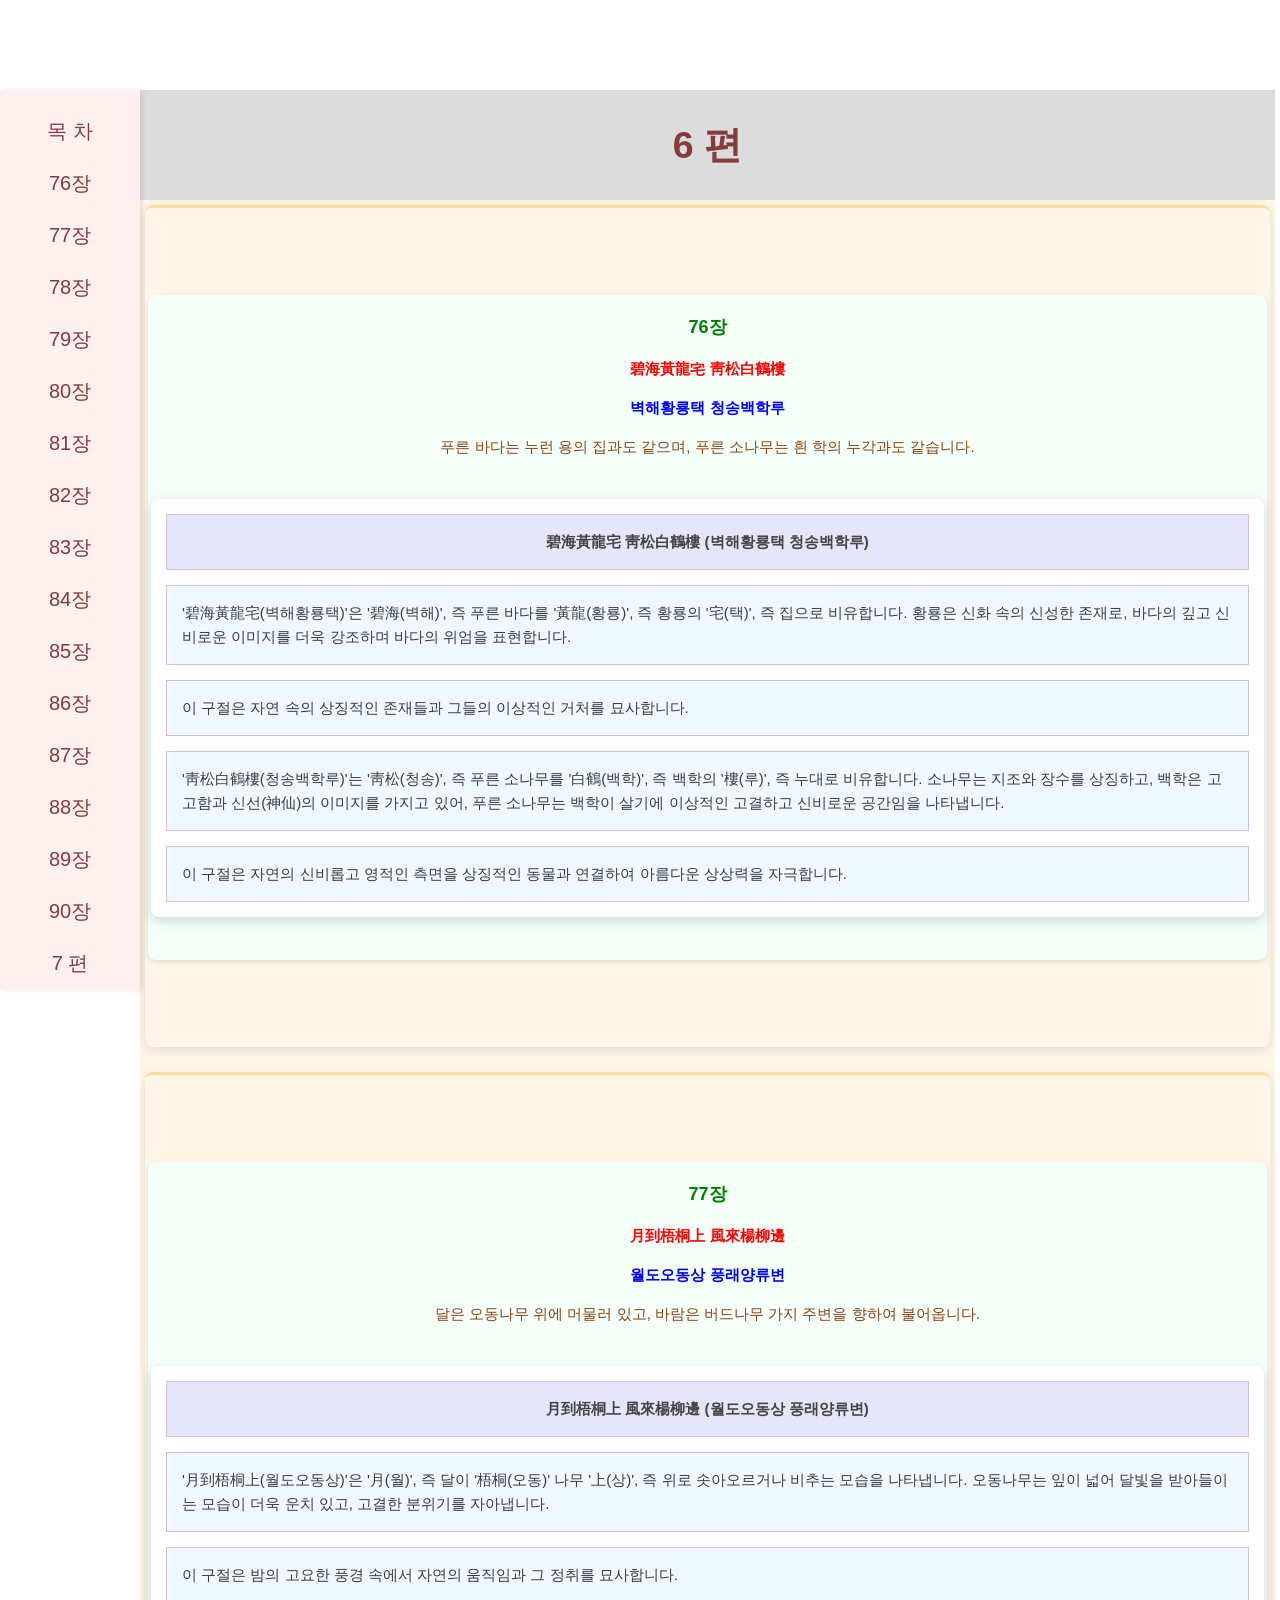
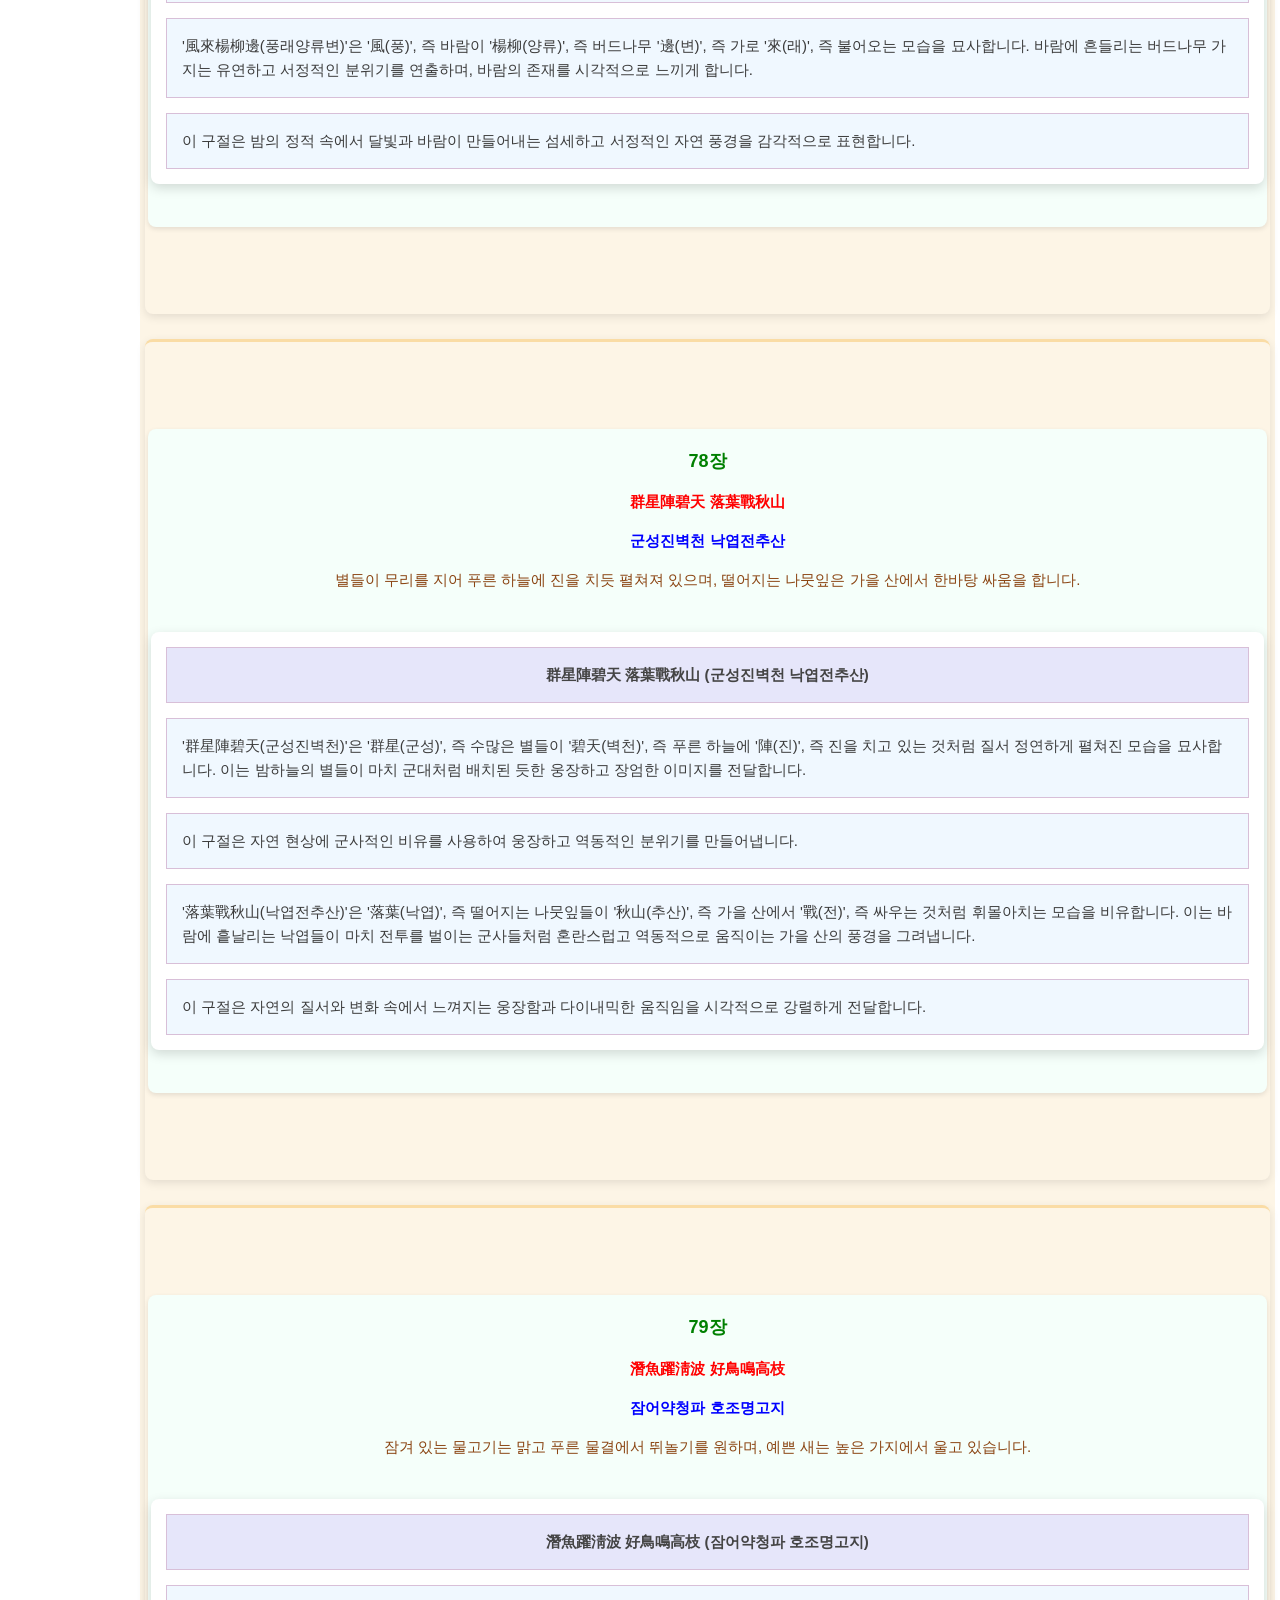
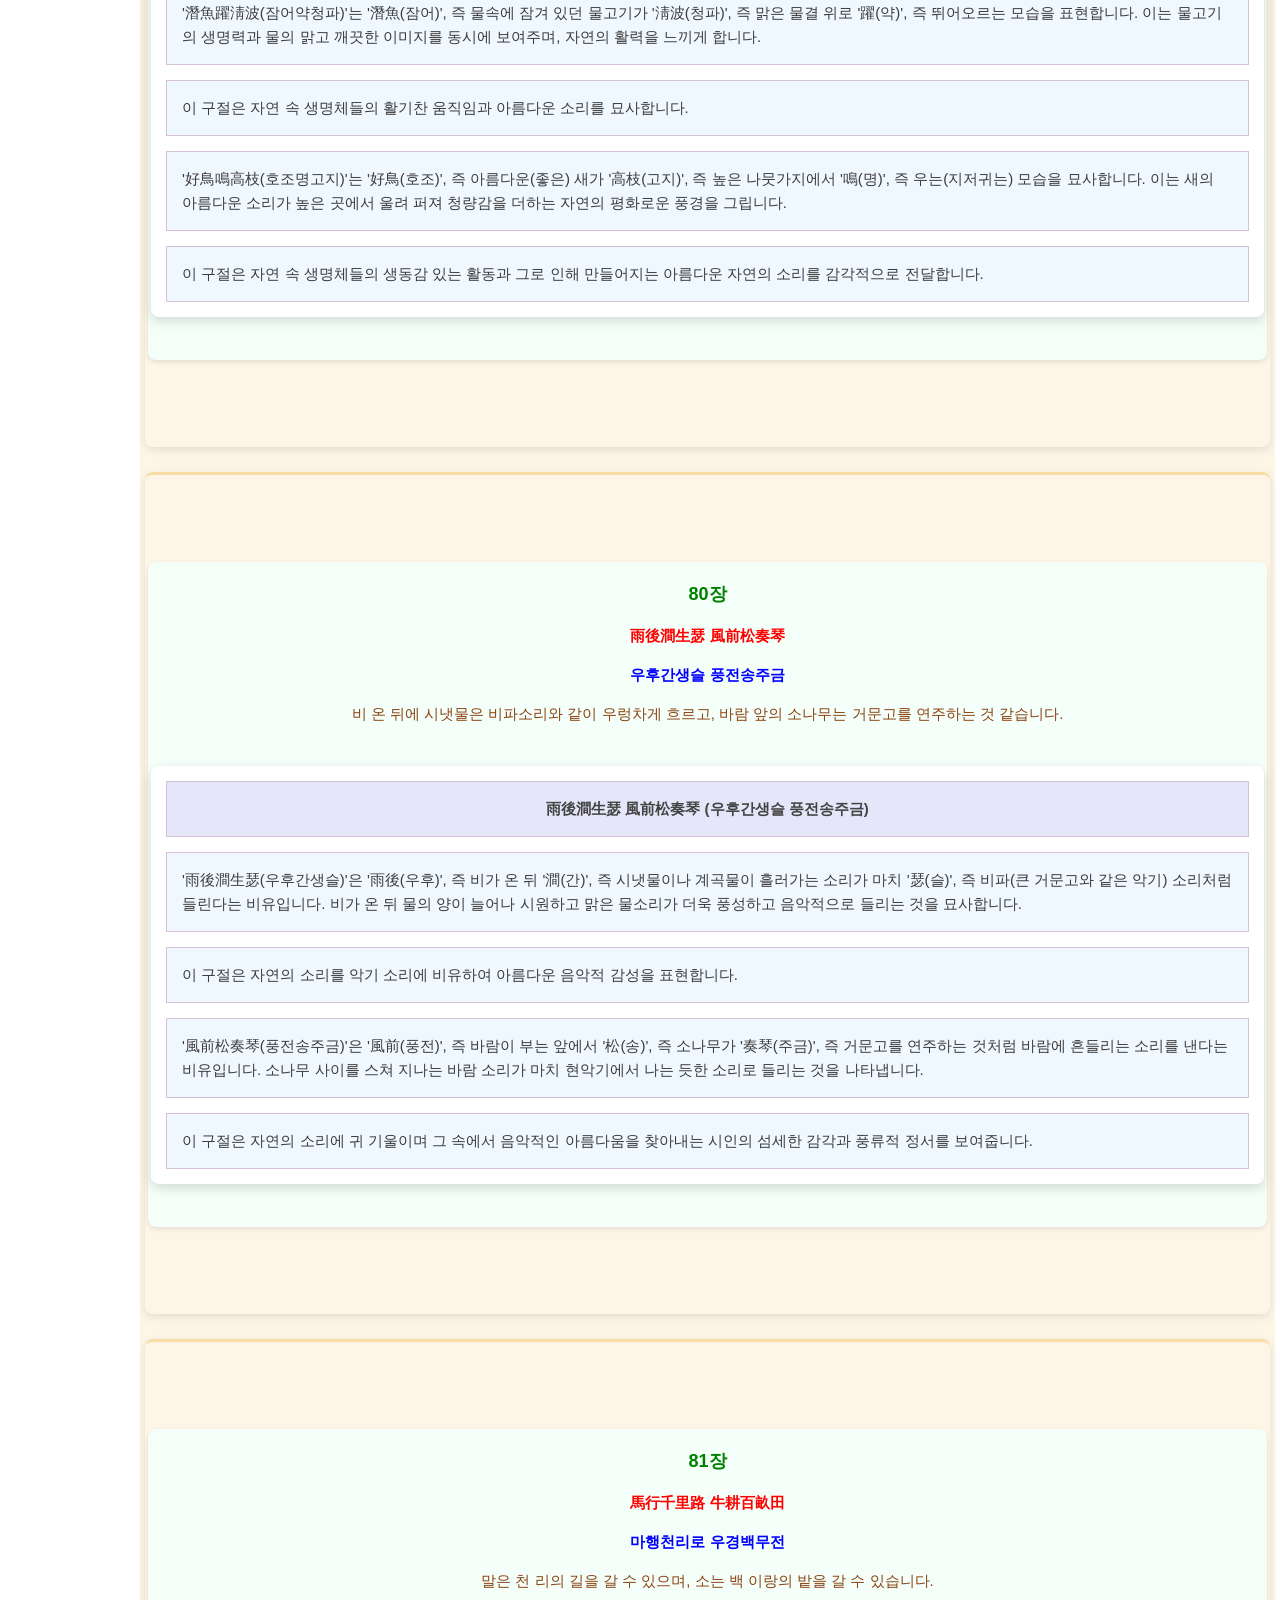
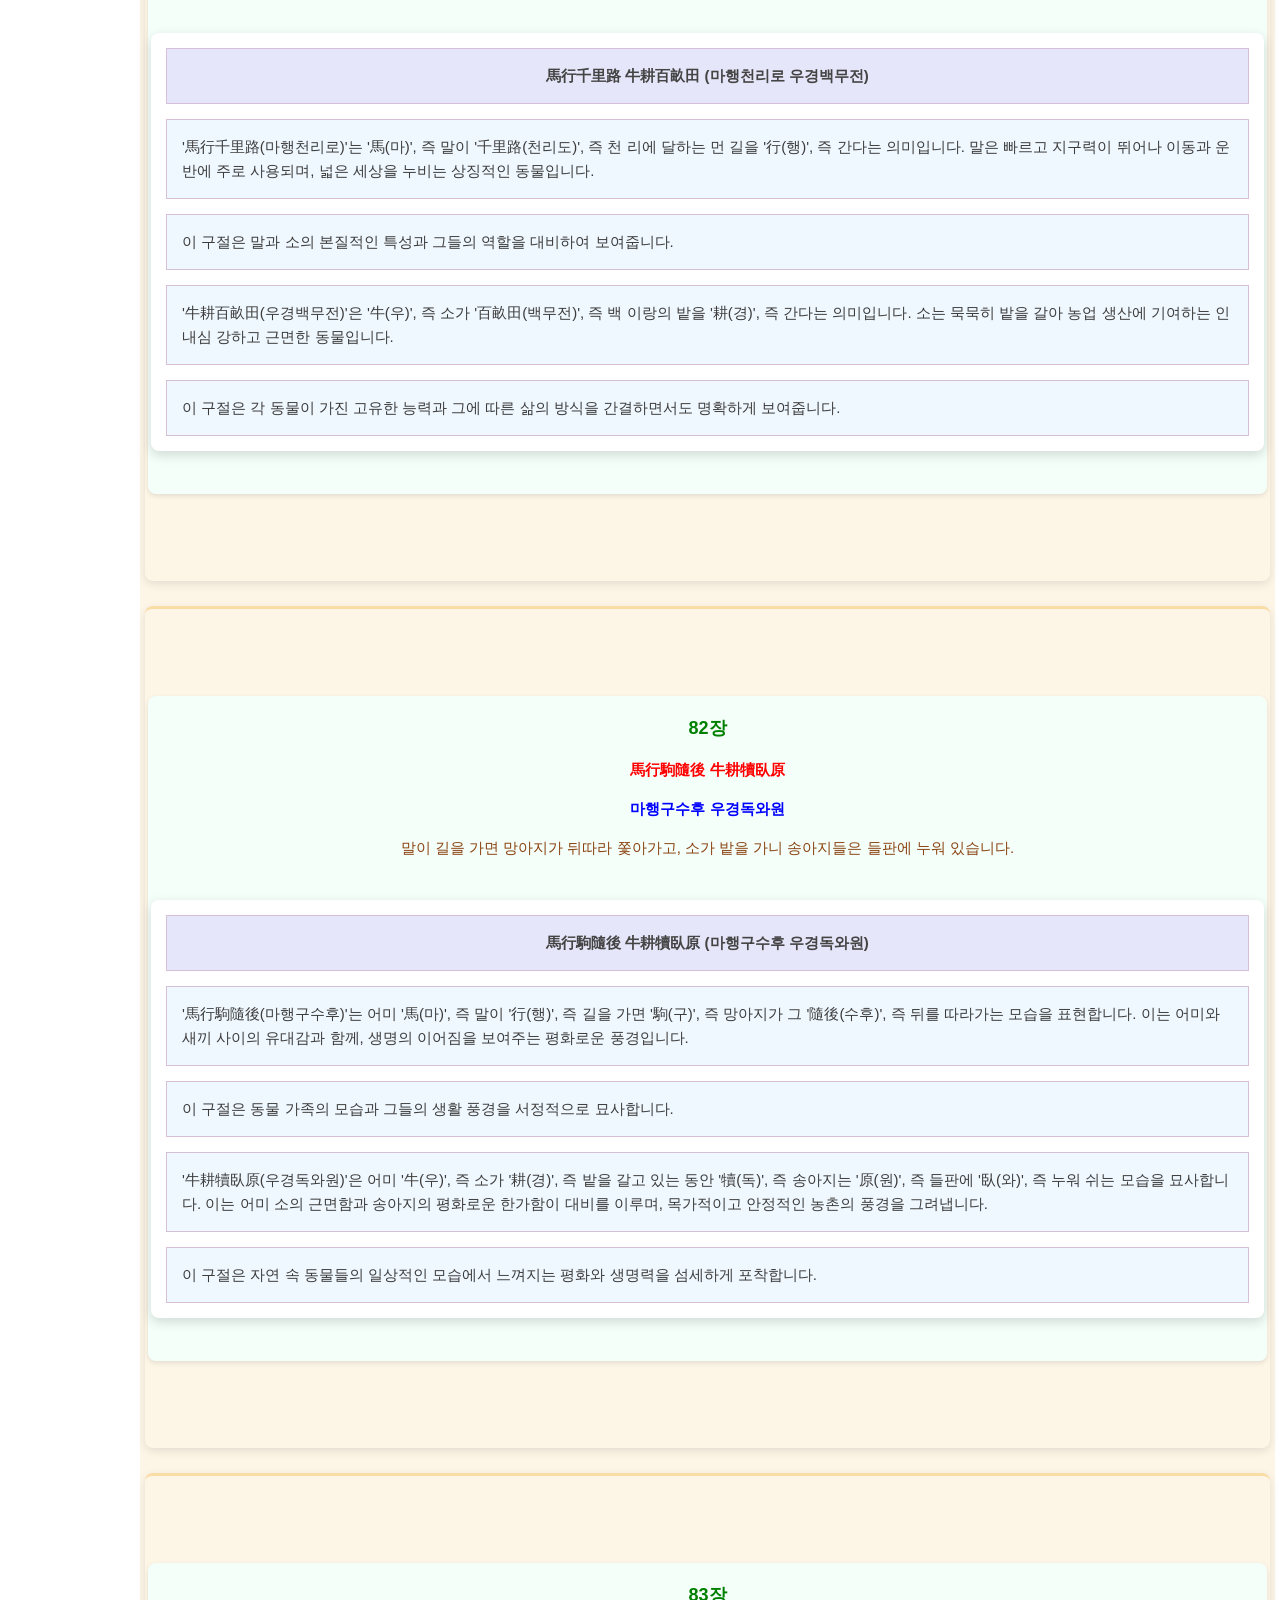
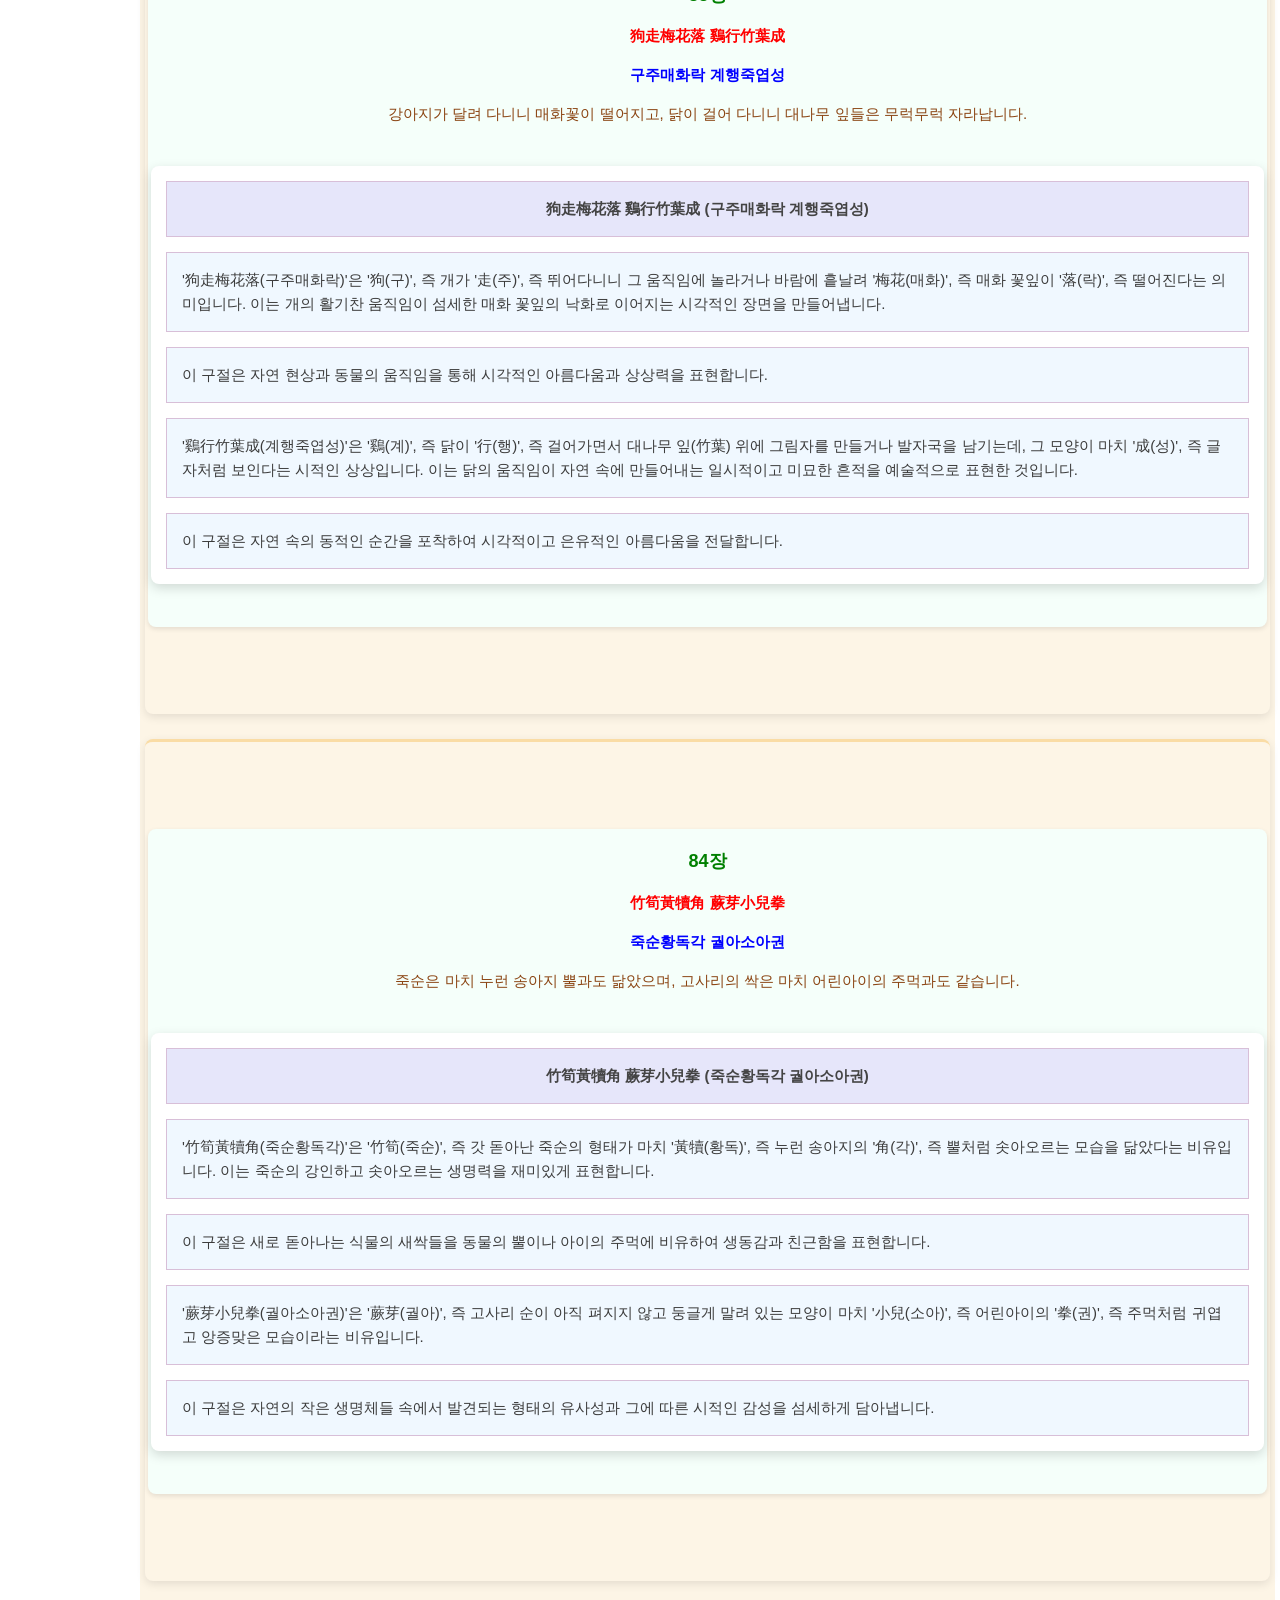
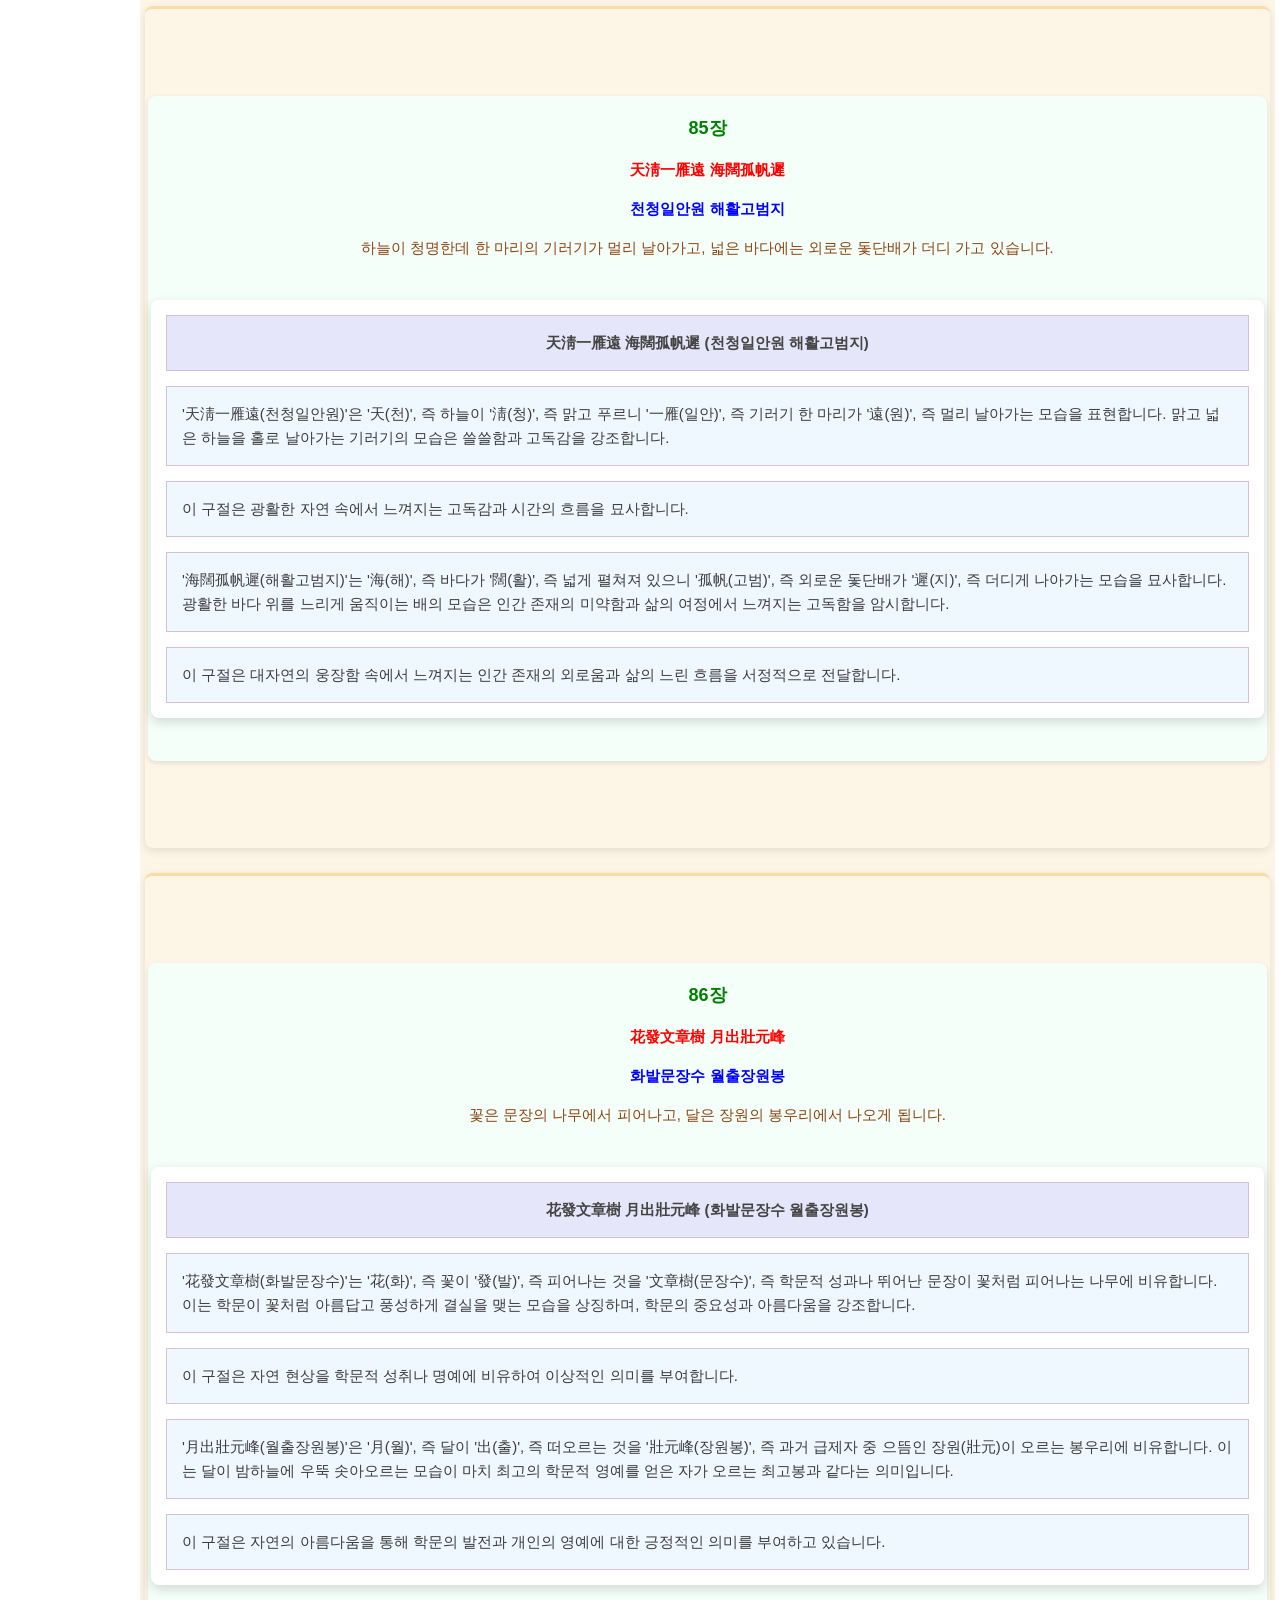
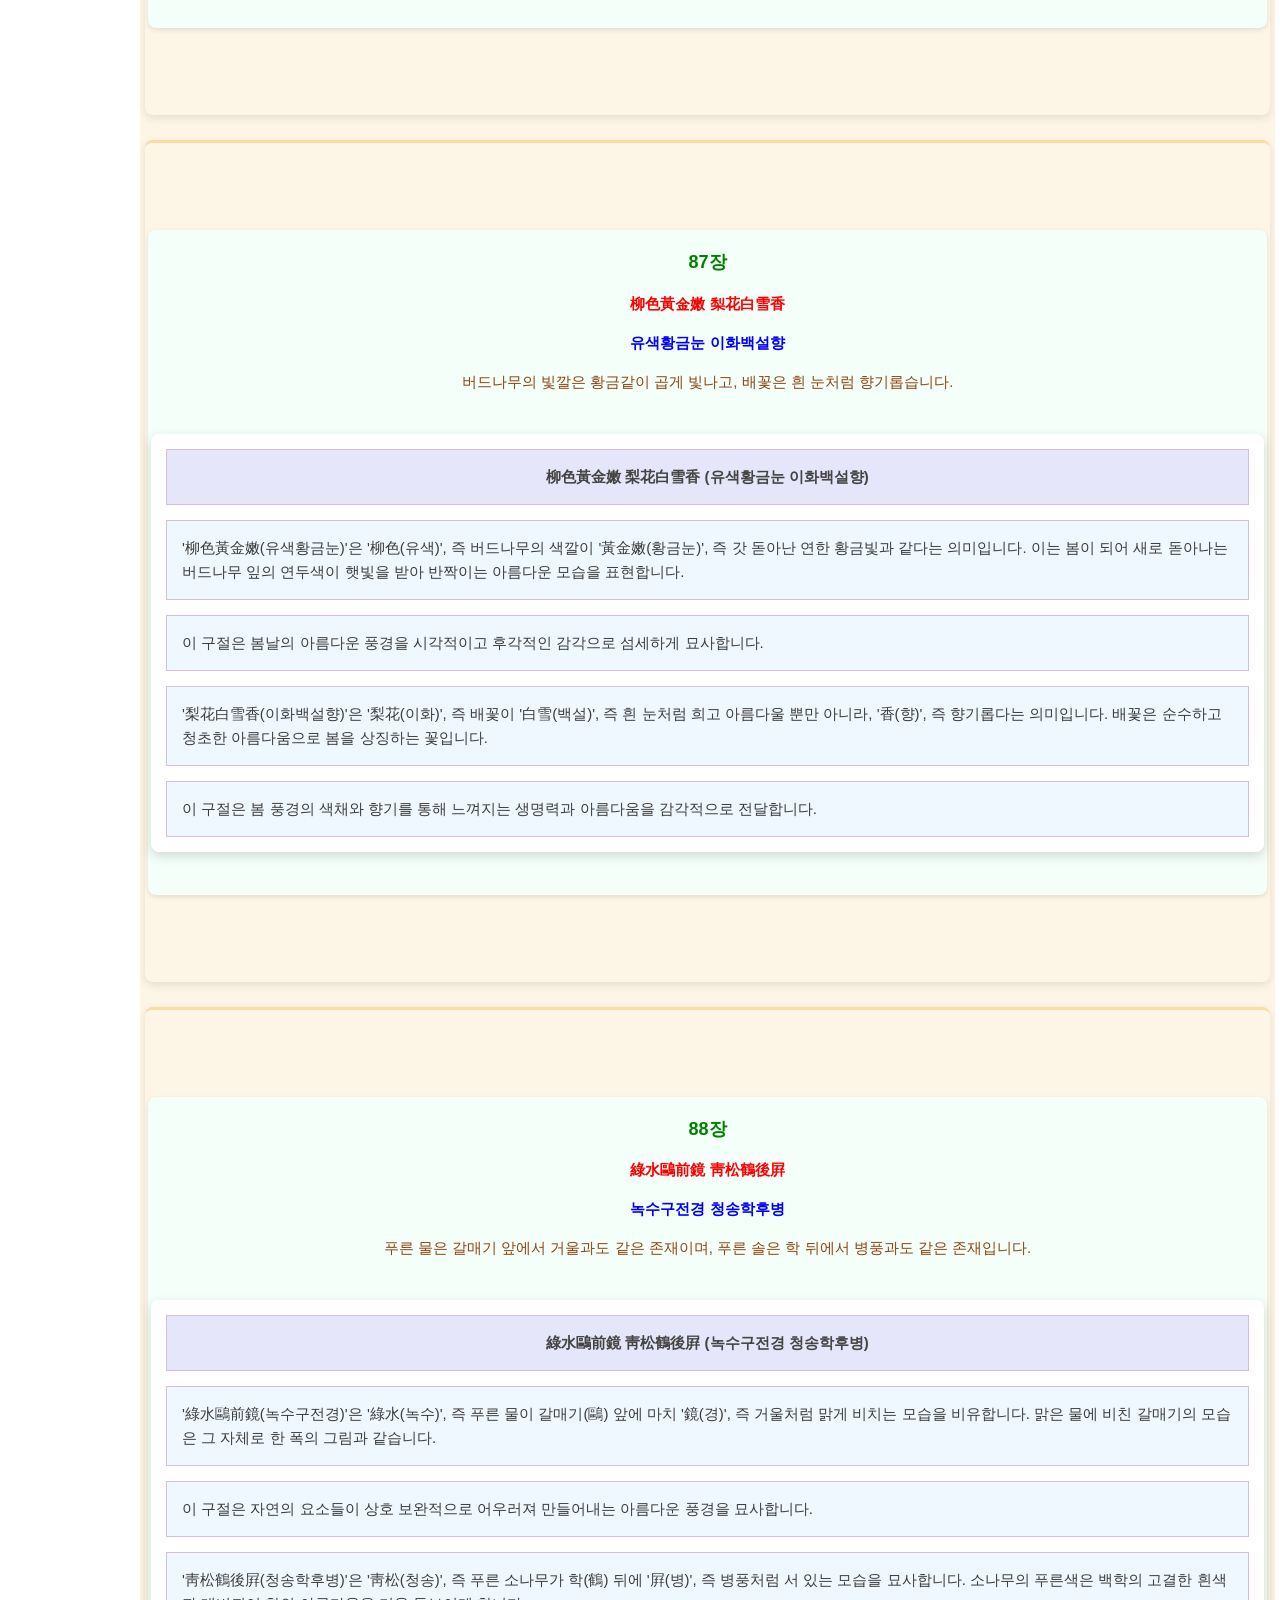
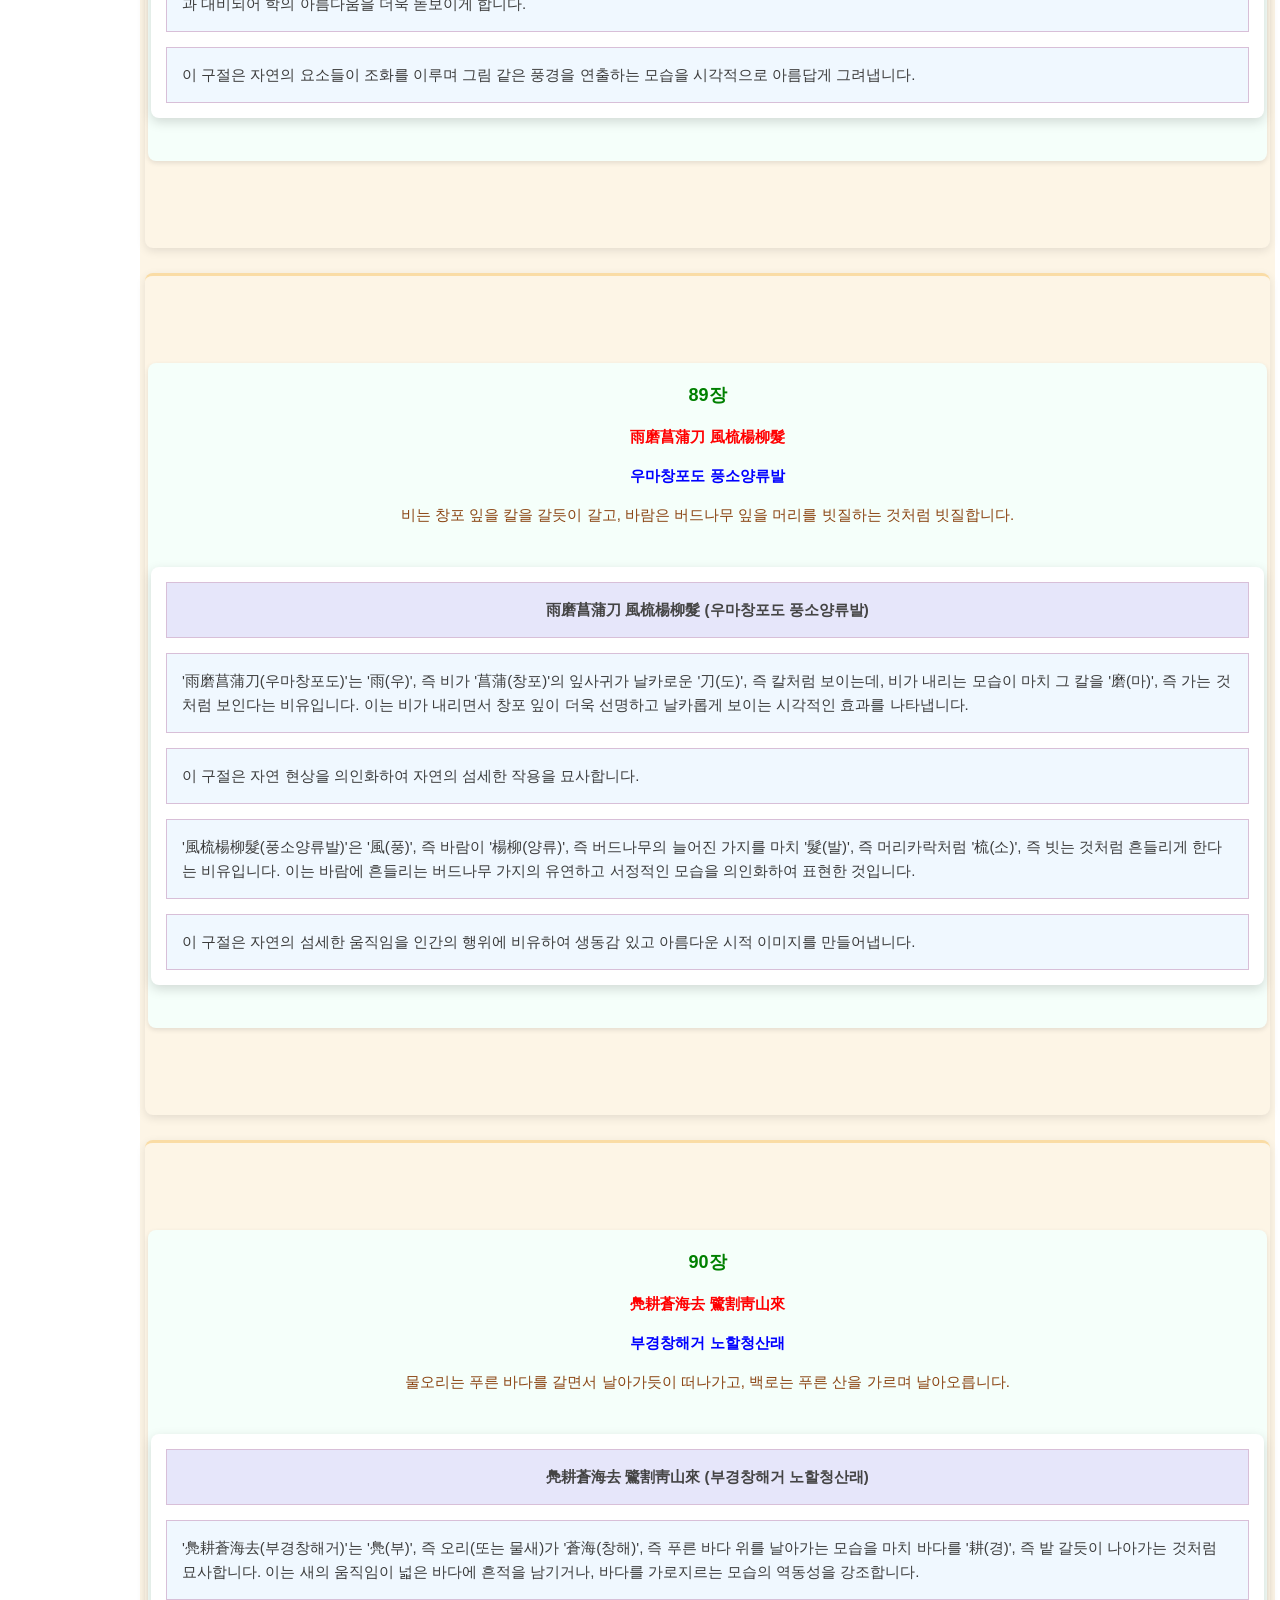
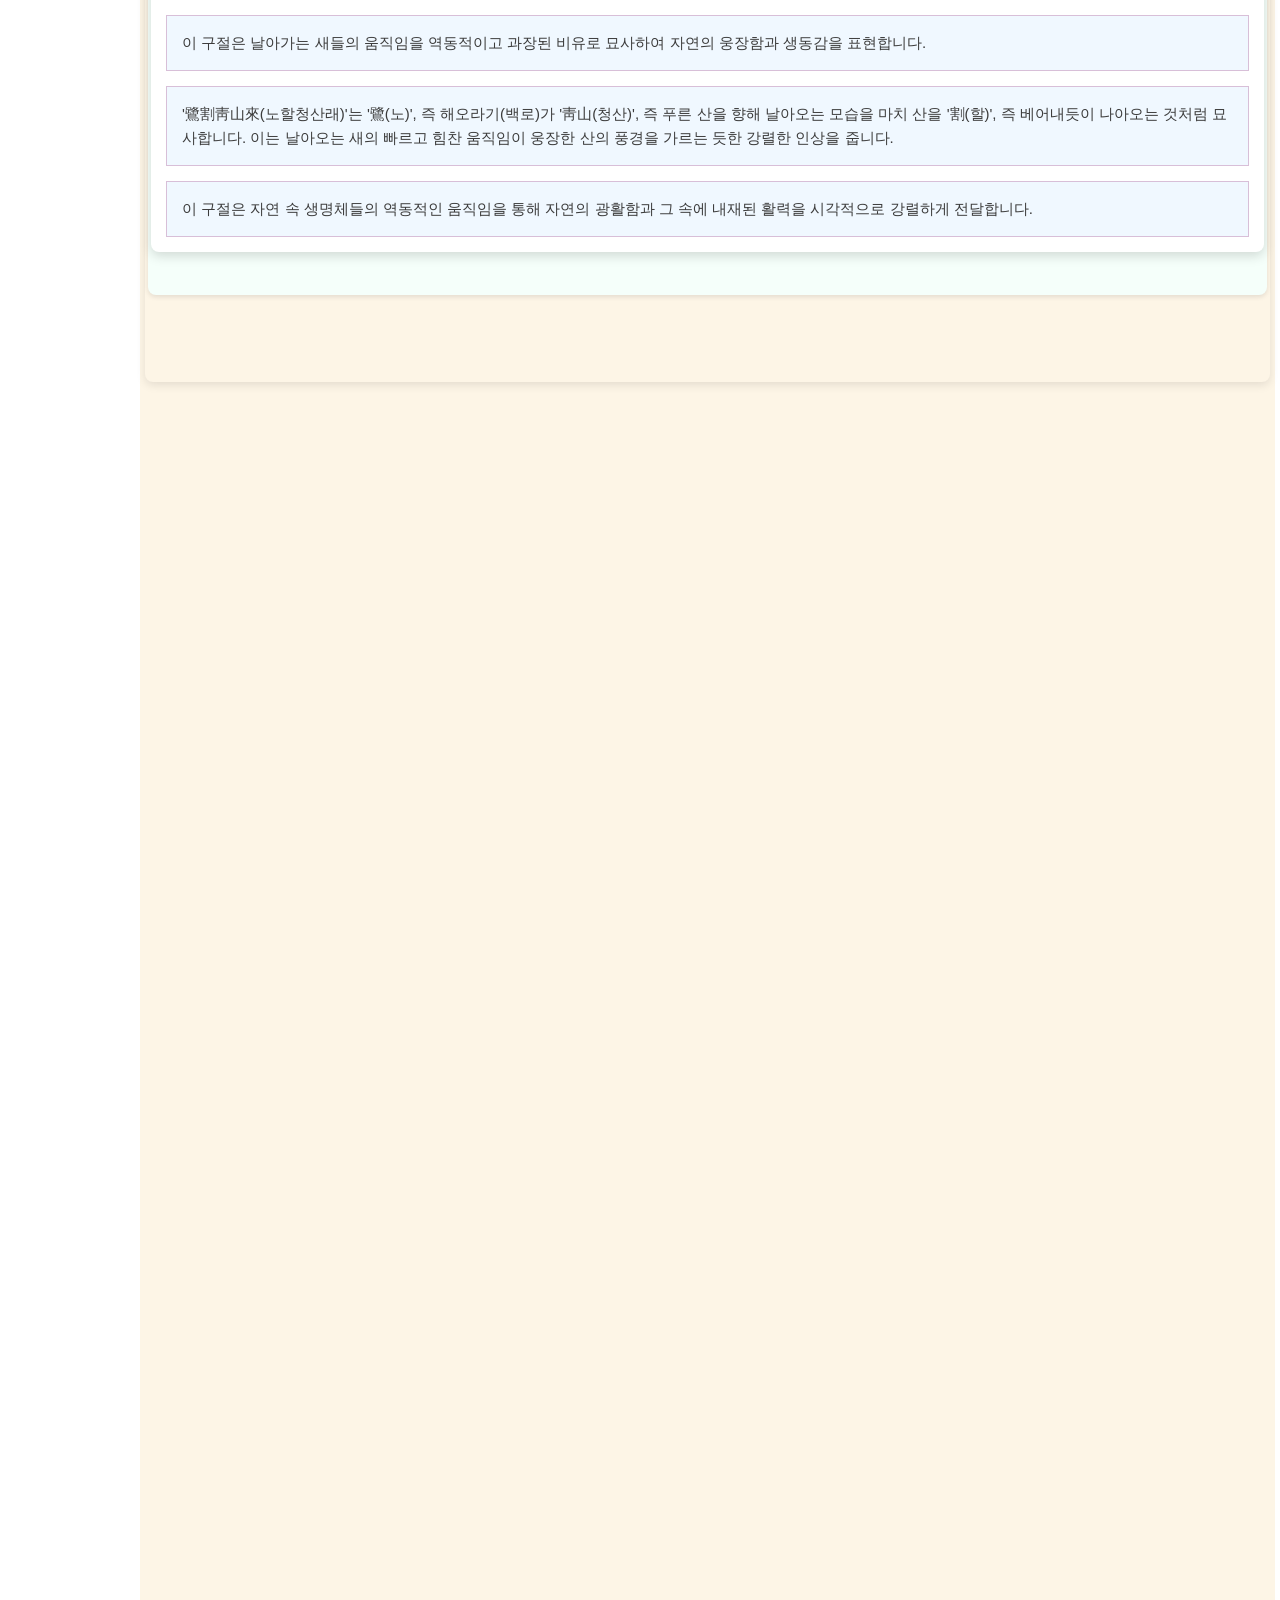
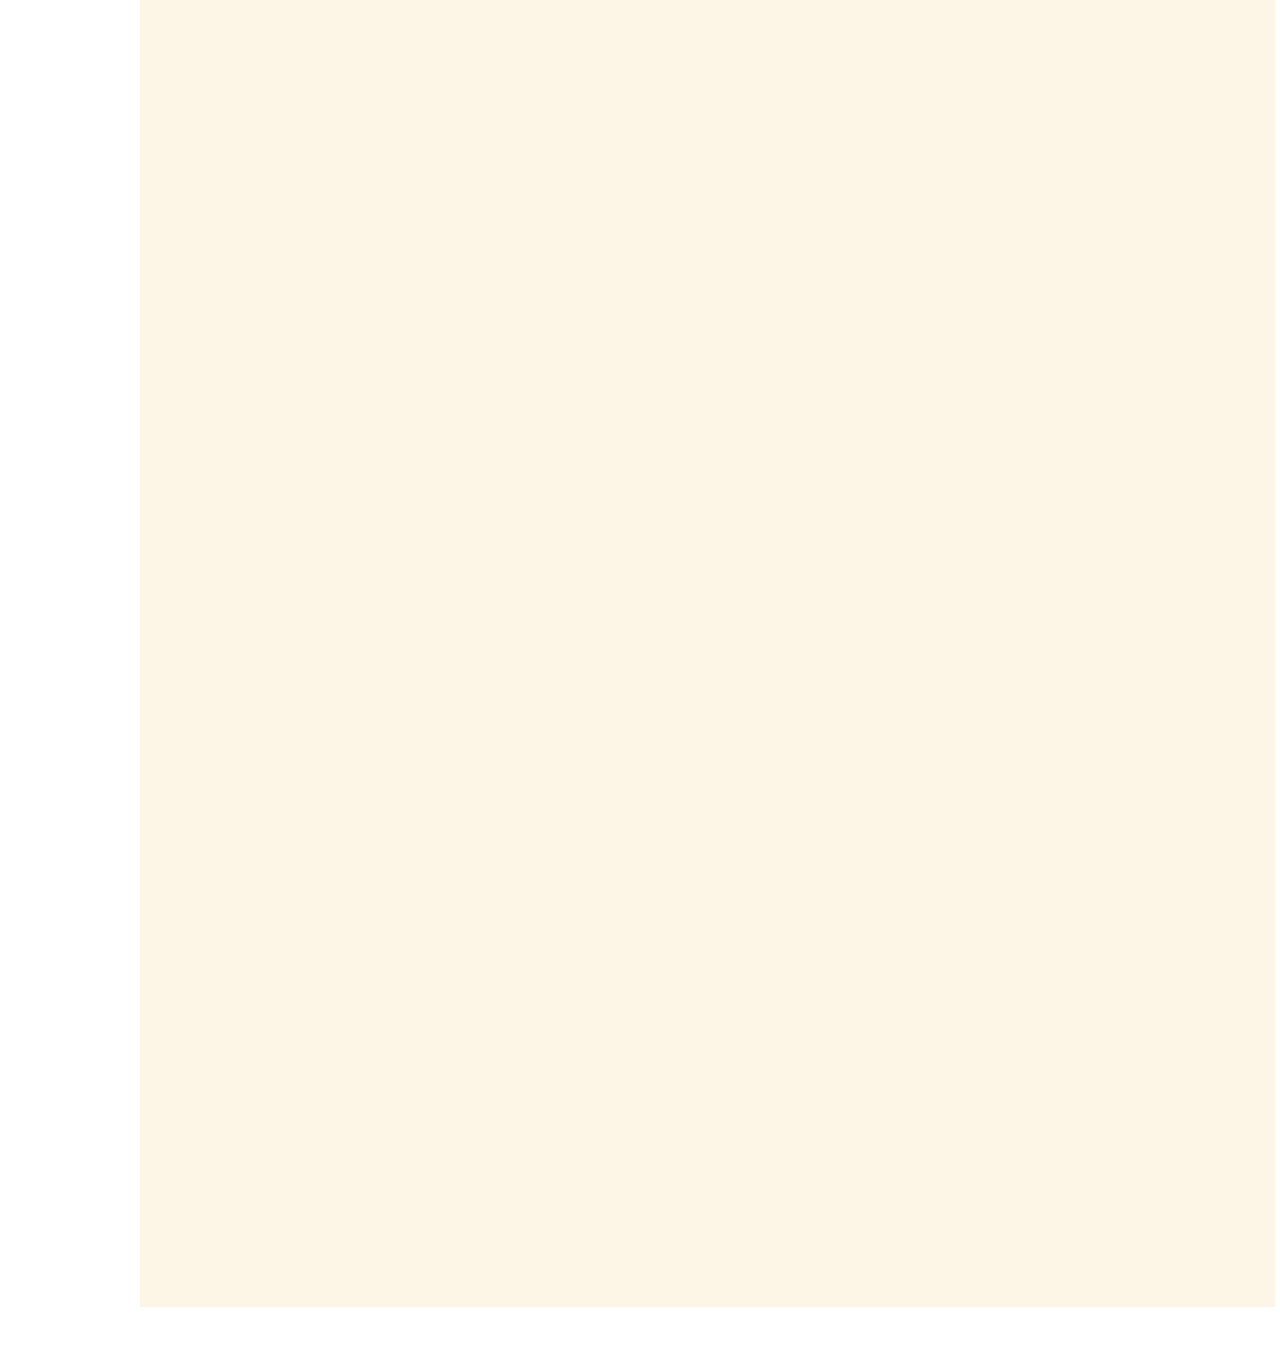
<file: contents-6.html>
<!DOCTYPE html>
<html lang="ko">
<head>
    <meta charset="UTF-8">
    <meta name="viewport" content="width=device-width, initial-scale=1.0">
    <meta name="description" content="옛날 시인들이 쓴 유명한 시 가운데서 학생들이 본받을 만한 좋은 구절만을 뽑아놓은 작자 미상의 한자교재">
    <!-- Google tag (gtag.js) -->
    <script async src="https://www.googletagmanager.com/gtag/js?id=G-24K3BL5ZW8"></script>
    <script>
        window.dataLayer = window.dataLayer || [];
        function gtag(){dataLayer.push(arguments);}
        gtag('js', new Date());

        gtag('config', 'G-24K3BL5ZW8');
    </script>
    <title>추구집 6편 - 각 구절이 5언 절구로 이루어진 한자교재(원문ㆍ전문ㆍ해설ㆍ뜻풀이)</title>
    <link rel="stylesheet" href="style.css" />
</head>
<body>
  <div class="sidenav">
    <a href="index.html">목 차</a>
    <nav>
      <a href="#section76">76장</a>
      <a href="#section77">77장</a>
      <a href="#section78">78장</a>
      <a href="#section79">79장</a>
      <a href="#section80">80장</a>
      <a href="#section81">81장</a>
      <a href="#section82">82장</a>
      <a href="#section83">83장</a>
      <a href="#section84">84장</a>
      <a href="#section85">85장</a>
      <a href="#section86">86장</a>
      <a href="#section87">87장</a>
      <a href="#section88">88장</a>
      <a href="#section89">89장</a>
      <a href="#section90">90장</a>
      <a href="contents-7.html">7 편</a>
    </nav>
  </div>
  
  <div class="main">

    <button onclick="topFunction()" id="myBtn" title="Go to top">Top</button>

    <div style="background-color:#dcdcdc;color:#9E5A5A;padding:5px"><h1>6 편</h1></div>
    <div style="background-color:#FDF5E6;color:#3c3c3c;padding:5px 5px 2500px">
      
      <section id="section76">
          <div class="text_box">
            <p><span id="first" class="js">76장</span></p> 
            <div class="js">碧海黃龍宅 靑松白鶴樓</div> 
            <P><span>벽해황룡택 청송백학루</span></p>
            <p>푸른 바다는 누런 용의 집과도 같으며, 푸른 소나무는 흰 학의 누각과도 같습니다.</p>
            <div2>
            <table>
              <thead>
                  <tr>
                    <th>碧海黃龍宅 靑松白鶴樓 (벽해황룡택 청송백학루)</th>
                  </tr>
              </thead>
              <tbody>
                  <tr>
                    <td>'碧海黃龍宅(벽해황룡택)'은 '碧海(벽해)', 즉 푸른 바다를 '黃龍(황룡)', 즉 황룡의 '宅(택)', 즉 집으로 비유합니다. 황룡은 신화 속의 신성한 존재로, 바다의 깊고 신비로운 이미지를 더욱 강조하며 바다의 위엄을 표현합니다.</td>
                  </tr>
                  <tr>
                    <td>이 구절은 자연 속의 상징적인 존재들과 그들의 이상적인 거처를 묘사합니다.</td>
                  </tr>
                  <tr>
                    <td>'靑松白鶴樓(청송백학루)'는 '靑松(청송)', 즉 푸른 소나무를 '白鶴(백학)', 즉 백학의 '樓(루)', 즉 누대로 비유합니다. 소나무는 지조와 장수를 상징하고, 백학은 고고함과 신선(神仙)의 이미지를 가지고 있어, 푸른 소나무는 백학이 살기에 이상적인 고결하고 신비로운 공간임을 나타냅니다.</td>
                  </tr>
                   <tr>
                    <td>이 구절은 자연의 신비롭고 영적인 측면을 상징적인 동물과 연결하여 아름다운 상상력을 자극합니다.</td>
                  </tr>
              </tbody>
            </table>   
            </div2>
          </div>
      </section>

      <section id="section77">
          <div class="text_box">
            <p><span id="first" class="js">77장</span></p> 
            <div class="js">月到梧桐上 風來楊柳邊</div> 
            <P><span>월도오동상 풍래양류변</span></p>
            <p>달은 오동나무 위에 머물러 있고, 바람은 버드나무 가지 주변을 향하여 불어옵니다.</p>
            <div2>
            <table>
              <thead>
                  <tr>
                    <th>月到梧桐上 風來楊柳邊 (월도오동상 풍래양류변)</th>
                  </tr>
              </thead>
              <tbody>
                  <tr>
                    <td>'月到梧桐上(월도오동상)'은 '月(월)', 즉 달이 '梧桐(오동)' 나무 '上(상)', 즉 위로 솟아오르거나 비추는 모습을 나타냅니다. 오동나무는 잎이 넓어 달빛을 받아들이는 모습이 더욱 운치 있고, 고결한 분위기를 자아냅니다.</td>
                  </tr>
                  <tr>
                    <td>이 구절은 밤의 고요한 풍경 속에서 자연의 움직임과 그 정취를 묘사합니다.</td>
                  </tr>
                  <tr>
                    <td>'風來楊柳邊(풍래양류변)'은 '風(풍)', 즉 바람이 '楊柳(양류)', 즉 버드나무 '邊(변)', 즉 가로 '來(래)', 즉 불어오는 모습을 묘사합니다. 바람에 흔들리는 버드나무 가지는 유연하고 서정적인 분위기를 연출하며, 바람의 존재를 시각적으로 느끼게 합니다.</td>
                  </tr>
                   <tr>
                    <td>이 구절은 밤의 정적 속에서 달빛과 바람이 만들어내는 섬세하고 서정적인 자연 풍경을 감각적으로 표현합니다.</td>
                  </tr>
              </tbody>
            </table>   
            </div2>
          </div>
      </section>

      <section id="section78">
          <div class="text_box">
            <p><span id="first" class="js">78장</span></p> 
            <div class="js">群星陣碧天 落葉戰秋山</div> 
            <P><span>군성진벽천 낙엽전추산</span></p>
            <p>별들이 무리를 지어 푸른 하늘에 진을 치듯 펼쳐져 있으며, 떨어지는 나뭇잎은 가을 산에서 한바탕 싸움을 합니다.</p>
            <div2>
            <table>
              <thead>
                  <tr>
                    <th>群星陣碧天 落葉戰秋山 (군성진벽천 낙엽전추산)</th>
                  </tr>
              </thead>
              <tbody>
                  <tr>
                    <td>'群星陣碧天(군성진벽천)'은 '群星(군성)', 즉 수많은 별들이 '碧天(벽천)', 즉 푸른 하늘에 '陣(진)', 즉 진을 치고 있는 것처럼 질서 정연하게 펼쳐진 모습을 묘사합니다. 이는 밤하늘의 별들이 마치 군대처럼 배치된 듯한 웅장하고 장엄한 이미지를 전달합니다.</td>
                  </tr>
                  <tr>
                    <td>이 구절은 자연 현상에 군사적인 비유를 사용하여 웅장하고 역동적인 분위기를 만들어냅니다.</td>
                  </tr>
                  <tr>
                    <td>'落葉戰秋山(낙엽전추산)'은 '落葉(낙엽)', 즉 떨어지는 나뭇잎들이 '秋山(추산)', 즉 가을 산에서 '戰(전)', 즉 싸우는 것처럼 휘몰아치는 모습을 비유합니다. 이는 바람에 흩날리는 낙엽들이 마치 전투를 벌이는 군사들처럼 혼란스럽고 역동적으로 움직이는 가을 산의 풍경을 그려냅니다.</td>
                  </tr>
                   <tr>
                    <td>이 구절은 자연의 질서와 변화 속에서 느껴지는 웅장함과 다이내믹한 움직임을 시각적으로 강렬하게 전달합니다.</td>
                  </tr>
              </tbody>
            </table>   
            </div2>
          </div>
      </section>

      <section id="section79">
          <div class="text_box">
            <p><span id="first" class="js">79장</span></p> 
            <div class="js">潛魚躍淸波 好鳥鳴高枝</div> 
            <P><span>잠어약청파 호조명고지</span></p>
            <p>잠겨 있는 물고기는 맑고 푸른 물결에서 뛰놀기를 원하며, 예쁜 새는 높은 가지에서 울고 있습니다.</p>
            <div2>
            <table>
              <thead>
                  <tr>
                    <th>潛魚躍淸波 好鳥鳴高枝 (잠어약청파 호조명고지)</th>
                  </tr>
              </thead>
              <tbody>
                  <tr>
                    <td>'潛魚躍淸波(잠어약청파)'는 '潛魚(잠어)', 즉 물속에 잠겨 있던 물고기가 '淸波(청파)', 즉 맑은 물결 위로 '躍(약)', 즉 뛰어오르는 모습을 표현합니다. 이는 물고기의 생명력과 물의 맑고 깨끗한 이미지를 동시에 보여주며, 자연의 활력을 느끼게 합니다.</td>
                  </tr>
                  <tr>
                    <td>이 구절은 자연 속 생명체들의 활기찬 움직임과 아름다운 소리를 묘사합니다.</td>
                  </tr>
                  <tr>
                    <td>'好鳥鳴高枝(호조명고지)'는 '好鳥(호조)', 즉 아름다운(좋은) 새가 '高枝(고지)', 즉 높은 나뭇가지에서 '鳴(명)', 즉 우는(지저귀는) 모습을 묘사합니다. 이는 새의 아름다운 소리가 높은 곳에서 울려 퍼져 청량감을 더하는 자연의 평화로운 풍경을 그립니다.</td>
                  </tr>
                   <tr>
                    <td>이 구절은 자연 속 생명체들의 생동감 있는 활동과 그로 인해 만들어지는 아름다운 자연의 소리를 감각적으로 전달합니다.</td>
                  </tr>
              </tbody>
            </table>   
            </div2>
          </div>
      </section>
      
      <section id="section80">
          <div class="text_box">
            <p><span id="first" class="js">80장</span></p> 
           <div class="js">雨後澗生瑟 風前松奏琴</div> 
            <P><span>우후간생슬 풍전송주금</span></p>
            <p>비 온 뒤에 시냇물은 비파소리와 같이 우렁차게 흐르고, 바람 앞의 소나무는 거문고를 연주하는 것 같습니다.</p>
            <div2>
            <table>
              <thead>
                  <tr>
                    <th>雨後澗生瑟 風前松奏琴 (우후간생슬 풍전송주금)</th>
                  </tr>
              </thead>
              <tbody>
                  <tr>
                    <td>'雨後澗生瑟(우후간생슬)'은 '雨後(우후)', 즉 비가 온 뒤 '澗(간)', 즉 시냇물이나 계곡물이 흘러가는 소리가 마치 '瑟(슬)', 즉 비파(큰 거문고와 같은 악기) 소리처럼 들린다는 비유입니다. 비가 온 뒤 물의 양이 늘어나 시원하고 맑은 물소리가 더욱 풍성하고 음악적으로 들리는 것을 묘사합니다.</td>
                  </tr>
                  <tr>
                    <td>이 구절은 자연의 소리를 악기 소리에 비유하여 아름다운 음악적 감성을 표현합니다.</td>
                  </tr>
                  <tr>
                    <td>'風前松奏琴(풍전송주금)'은 '風前(풍전)', 즉 바람이 부는 앞에서 '松(송)', 즉 소나무가 '奏琴(주금)', 즉 거문고를 연주하는 것처럼 바람에 흔들리는 소리를 낸다는 비유입니다. 소나무 사이를 스쳐 지나는 바람 소리가 마치 현악기에서 나는 듯한 소리로 들리는 것을 나타냅니다.</td>
                  </tr>
                   <tr>
                    <td>이 구절은 자연의 소리에 귀 기울이며 그 속에서 음악적인 아름다움을 찾아내는 시인의 섬세한 감각과 풍류적 정서를 보여줍니다.</td>
                  </tr>
              </tbody>
            </table>   
            </div2>
          </div>
      </section>

      <section id="section81">
          <div class="text_box">
            <p><span id="first" class="js">81장</span></p> 
            <div class="js">馬行千里路 牛耕百畝田</div> 
            <P><span>마행천리로 우경백무전</span></p>
            <p>말은 천 리의 길을 갈 수 있으며, 소는 백 이랑의 밭을 갈 수 있습니다.</p>
            <div2>
            <table>
              <thead>
                  <tr>
                    <th>馬行千里路 牛耕百畝田 (마행천리로 우경백무전)</th>
                  </tr>
              </thead>
              <tbody>
                  <tr>
                    <td>'馬行千里路(마행천리로)'는 '馬(마)', 즉 말이 '千里路(천리도)', 즉 천 리에 달하는 먼 길을 '行(행)', 즉 간다는 의미입니다. 말은 빠르고 지구력이 뛰어나 이동과 운반에 주로 사용되며, 넓은 세상을 누비는 상징적인 동물입니다.</td>
                  </tr>
                  <tr>
                    <td>이 구절은 말과 소의 본질적인 특성과 그들의 역할을 대비하여 보여줍니다.</td>
                  </tr>
                  <tr>
                    <td>'牛耕百畝田(우경백무전)'은 '牛(우)', 즉 소가 '百畝田(백무전)', 즉 백 이랑의 밭을 '耕(경)', 즉 간다는 의미입니다. 소는 묵묵히 밭을 갈아 농업 생산에 기여하는 인내심 강하고 근면한 동물입니다.</td>
                  </tr>
                   <tr>
                    <td>이 구절은 각 동물이 가진 고유한 능력과 그에 따른 삶의 방식을 간결하면서도 명확하게 보여줍니다.</td>
                  </tr>
              </tbody>
            </table>   
            </div2>
          </div>
      </section>

      <section id="section82">
          <div class="text_box">
            <p><span id="first" class="js">82장</span></p> 
            <div class="js">馬行駒隨後 牛耕犢臥原</div> 
            <P><span>마행구수후 우경독와원</span></p>
            <p>말이 길을 가면 망아지가 뒤따라 쫓아가고, 소가 밭을 가니 송아지들은 들판에 누워 있습니다.</p>
            <div2>
            <table>
              <thead>
                  <tr>
                    <th>馬行駒隨後 牛耕犢臥原 (마행구수후 우경독와원)</th>
                  </tr>
              </thead>
              <tbody>
                  <tr>
                    <td>'馬行駒隨後(마행구수후)'는 어미 '馬(마)', 즉 말이 '行(행)', 즉 길을 가면 '駒(구)', 즉 망아지가 그 '隨後(수후)', 즉 뒤를 따라가는 모습을 표현합니다. 이는 어미와 새끼 사이의 유대감과 함께, 생명의 이어짐을 보여주는 평화로운 풍경입니다.</td>
                  </tr>
                  <tr>
                    <td>이 구절은 동물 가족의 모습과 그들의 생활 풍경을 서정적으로 묘사합니다.</td>
                  </tr>
                  <tr>
                    <td>'牛耕犢臥原(우경독와원)'은 어미 '牛(우)', 즉 소가 '耕(경)', 즉 밭을 갈고 있는 동안 '犢(독)', 즉 송아지는 '原(원)', 즉 들판에 '臥(와)', 즉 누워 쉬는 모습을 묘사합니다. 이는 어미 소의 근면함과 송아지의 평화로운 한가함이 대비를 이루며, 목가적이고 안정적인 농촌의 풍경을 그려냅니다.</td>
                  </tr>
                   <tr>
                    <td>이 구절은 자연 속 동물들의 일상적인 모습에서 느껴지는 평화와 생명력을 섬세하게 포착합니다.</td>
                  </tr>
              </tbody>
            </table>   
            </div2>
          </div>
      </section>

      <section id="section83">
          <div class="text_box">
            <p><span id="first" class="js">83장</span></p> 
            <div class="js">狗走梅花落 鷄行竹葉成</div> 
            <P><span>구주매화락 계행죽엽성</span></p>
            <p>강아지가 달려 다니니 매화꽃이 떨어지고, 닭이 걸어 다니니 대나무 잎들은 무럭무럭 자라납니다.</p>
            <div2>
            <table>
              <thead>
                  <tr>
                    <th>狗走梅花落 鷄行竹葉成 (구주매화락 계행죽엽성)</th>
                  </tr>
              </thead>
              <tbody>
                  <tr>
                    <td>'狗走梅花落(구주매화락)'은 '狗(구)', 즉 개가 '走(주)', 즉 뛰어다니니 그 움직임에 놀라거나 바람에 흩날려 '梅花(매화)', 즉 매화 꽃잎이 '落(락)', 즉 떨어진다는 의미입니다. 이는 개의 활기찬 움직임이 섬세한 매화 꽃잎의 낙화로 이어지는 시각적인 장면을 만들어냅니다.</td>
                  </tr>
                  <tr>
                    <td>이 구절은 자연 현상과 동물의 움직임을 통해 시각적인 아름다움과 상상력을 표현합니다.</td>
                  </tr>
                  <tr>
                    <td>'鷄行竹葉成(계행죽엽성)'은 '鷄(계)', 즉 닭이 '行(행)', 즉 걸어가면서 대나무 잎(竹葉) 위에 그림자를 만들거나 발자국을 남기는데, 그 모양이 마치 '成(성)', 즉 글자처럼 보인다는 시적인 상상입니다. 이는 닭의 움직임이 자연 속에 만들어내는 일시적이고 미묘한 흔적을 예술적으로 표현한 것입니다.</td>
                  </tr>
                   <tr>
                    <td>이 구절은 자연 속의 동적인 순간을 포착하여 시각적이고 은유적인 아름다움을 전달합니다.</td>
                  </tr>
              </tbody>
            </table>   
            </div2>
          </div>
      </section>

      <section id="section84">
          <div class="text_box">
            <p><span id="first" class="js">84장</span></p> 
            <div class="js">竹筍黃犢角 蕨芽小兒拳</div> 
            <P><span>죽순황독각 궐아소아권</span></p>
            <p>죽순은 마치 누런 송아지 뿔과도 닮았으며, 고사리의 싹은 마치 어린아이의 주먹과도 같습니다.</p>
            <div2>
            <table>
              <thead>
                  <tr>
                    <th>竹筍黃犢角 蕨芽小兒拳 (죽순황독각 궐아소아권)</th>
                  </tr>
              </thead>
              <tbody>
                  <tr>
                    <td>'竹筍黃犢角(죽순황독각)'은 '竹筍(죽순)', 즉 갓 돋아난 죽순의 형태가 마치 '黃犢(황독)', 즉 누런 송아지의 '角(각)', 즉 뿔처럼 솟아오르는 모습을 닮았다는 비유입니다. 이는 죽순의 강인하고 솟아오르는 생명력을 재미있게 표현합니다.</td>
                  </tr>
                  <tr>
                    <td>이 구절은 새로 돋아나는 식물의 새싹들을 동물의 뿔이나 아이의 주먹에 비유하여 생동감과 친근함을 표현합니다.</td>
                  </tr>
                  <tr>
                    <td>'蕨芽小兒拳(궐아소아권)'은 '蕨芽(궐아)', 즉 고사리 순이 아직 펴지지 않고 둥글게 말려 있는 모양이 마치 '小兒(소아)', 즉 어린아이의 '拳(권)', 즉 주먹처럼 귀엽고 앙증맞은 모습이라는 비유입니다.</td>
                  </tr>
                   <tr>
                    <td>이 구절은 자연의 작은 생명체들 속에서 발견되는 형태의 유사성과 그에 따른 시적인 감성을 섬세하게 담아냅니다.</td>
                  </tr>
              </tbody>
            </table>   
            </div2>
          </div>
      </section>

      <section id="section85">
          <div class="text_box">
            <p><span id="first" class="js">85장</span></p> 
            <div class="js">天淸一雁遠 海闊孤帆遲</div> 
            <P><span>천청일안원 해활고범지</span></p>
            <p>하늘이 청명한데 한 마리의 기러기가 멀리 날아가고, 넓은 바다에는 외로운 돛단배가 더디 가고 있습니다.</p>
            <div2>
            <table>
              <thead>
                  <tr>
                    <th>天淸一雁遠 海闊孤帆遲 (천청일안원 해활고범지)</th>
                  </tr>
              </thead>
              <tbody>
                  <tr>
                    <td>'天淸一雁遠(천청일안원)'은 '天(천)', 즉 하늘이 '淸(청)', 즉 맑고 푸르니 '一雁(일안)', 즉 기러기 한 마리가 '遠(원)', 즉 멀리 날아가는 모습을 표현합니다. 맑고 넓은 하늘을 홀로 날아가는 기러기의 모습은 쓸쓸함과 고독감을 강조합니다.</td>
                  </tr>
                  <tr>
                    <td>이 구절은 광활한 자연 속에서 느껴지는 고독감과 시간의 흐름을 묘사합니다.</td>
                  </tr>
                  <tr>
                    <td>'海闊孤帆遲(해활고범지)'는 '海(해)', 즉 바다가 '闊(활)', 즉 넓게 펼쳐져 있으니 '孤帆(고범)', 즉 외로운 돛단배가 '遲(지)', 즉 더디게 나아가는 모습을 묘사합니다. 광활한 바다 위를 느리게 움직이는 배의 모습은 인간 존재의 미약함과 삶의 여정에서 느껴지는 고독함을 암시합니다.</td>
                  </tr>
                   <tr>
                    <td>이 구절은 대자연의 웅장함 속에서 느껴지는 인간 존재의 외로움과 삶의 느린 흐름을 서정적으로 전달합니다.</td>
                  </tr>
              </tbody>
            </table>   
            </div2>
          </div>
      </section>

      <section id="section86">
          <div class="text_box">
            <p><span id="first" class="js">86장</span></p> 
            <div class="js">花發文章樹 月出壯元峰</div> 
            <P><span>화발문장수 월출장원봉</span></p>
            <p>꽃은 문장의 나무에서 피어나고, 달은 장원의 봉우리에서 나오게 됩니다.</p>
            <div2>
            <table>
              <thead>
                  <tr>
                    <th>花發文章樹 月出壯元峰 (화발문장수 월출장원봉)</th>
                  </tr>
              </thead>
              <tbody>
                  <tr>
                    <td>'花發文章樹(화발문장수)'는 '花(화)', 즉 꽃이 '發(발)', 즉 피어나는 것을 '文章樹(문장수)', 즉 학문적 성과나 뛰어난 문장이 꽃처럼 피어나는 나무에 비유합니다. 이는 학문이 꽃처럼 아름답고 풍성하게 결실을 맺는 모습을 상징하며, 학문의 중요성과 아름다움을 강조합니다.</td>
                  </tr>
                  <tr>
                    <td>이 구절은 자연 현상을 학문적 성취나 명예에 비유하여 이상적인 의미를 부여합니다.</td>
                  </tr>
                  <tr>
                    <td>'月出壯元峰(월출장원봉)'은 '月(월)', 즉 달이 '出(출)', 즉 떠오르는 것을 '壯元峰(장원봉)', 즉 과거 급제자 중 으뜸인 장원(壯元)이 오르는 봉우리에 비유합니다. 이는 달이 밤하늘에 우뚝 솟아오르는 모습이 마치 최고의 학문적 영예를 얻은 자가 오르는 최고봉과 같다는 의미입니다.</td>
                  </tr>
                   <tr>
                    <td>이 구절은 자연의 아름다움을 통해 학문의 발전과 개인의 영예에 대한 긍정적인 의미를 부여하고 있습니다.</td>
                  </tr>
              </tbody>
            </table>   
            </div2>
          </div>
      </section>

      <section id="section87">
          <div class="text_box">
            <p><span id="first" class="js">87장</span></p> 
            <div class="js">柳色黃金嫩 梨花白雪香</div> 
            <P><span>유색황금눈 이화백설향</span></p>
            <p>버드나무의 빛깔은 황금같이 곱게 빛나고, 배꽃은 흰 눈처럼 향기롭습니다.</p>
            <div2>
            <table>
              <thead>
                  <tr>
                    <th>柳色黃金嫩 梨花白雪香 (유색황금눈 이화백설향)</th>
                  </tr>
              </thead>
              <tbody>
                  <tr>
                    <td>'柳色黃金嫩(유색황금눈)'은 '柳色(유색)', 즉 버드나무의 색깔이 '黃金嫩(황금눈)', 즉 갓 돋아난 연한 황금빛과 같다는 의미입니다. 이는 봄이 되어 새로 돋아나는 버드나무 잎의 연두색이 햇빛을 받아 반짝이는 아름다운 모습을 표현합니다.</td>
                  </tr>
                  <tr>
                    <td>이 구절은 봄날의 아름다운 풍경을 시각적이고 후각적인 감각으로 섬세하게 묘사합니다.</td>
                  </tr>
                  <tr>
                    <td>'梨花白雪香(이화백설향)'은 '梨花(이화)', 즉 배꽃이 '白雪(백설)', 즉 흰 눈처럼 희고 아름다울 뿐만 아니라, '香(향)', 즉 향기롭다는 의미입니다. 배꽃은 순수하고 청초한 아름다움으로 봄을 상징하는 꽃입니다.</td>
                  </tr>
                   <tr>
                    <td>이 구절은 봄 풍경의 색채와 향기를 통해 느껴지는 생명력과 아름다움을 감각적으로 전달합니다.</td>
                  </tr>
              </tbody>
            </table>   
            </div2>
          </div>
      </section>

      <section id="section88">
          <div class="text_box">
            <p><span id="first" class="js">88장</span></p> 
            <div class="js">綠水鷗前鏡 靑松鶴後屛</div> 
            <P><span>녹수구전경 청송학후병</span></p>
            <p>푸른 물은 갈매기 앞에서 거울과도 같은 존재이며, 푸른 솔은 학 뒤에서 병풍과도 같은 존재입니다.</p>
            <div2>
            <table>
              <thead>
                  <tr>
                    <th>綠水鷗前鏡 靑松鶴後屛 (녹수구전경 청송학후병)</th>
                  </tr>
              </thead>
              <tbody>
                  <tr>
                    <td>'綠水鷗前鏡(녹수구전경)'은 '綠水(녹수)', 즉 푸른 물이 갈매기(鷗) 앞에 마치 '鏡(경)', 즉 거울처럼 맑게 비치는 모습을 비유합니다. 맑은 물에 비친 갈매기의 모습은 그 자체로 한 폭의 그림과 같습니다.</td>
                  </tr>
                  <tr>
                    <td>이 구절은 자연의 요소들이 상호 보완적으로 어우러져 만들어내는 아름다운 풍경을 묘사합니다.</td>
                  </tr>
                  <tr>
                    <td>'靑松鶴後屛(청송학후병)'은 '靑松(청송)', 즉 푸른 소나무가 학(鶴) 뒤에 '屛(병)', 즉 병풍처럼 서 있는 모습을 묘사합니다. 소나무의 푸른색은 백학의 고결한 흰색과 대비되어 학의 아름다움을 더욱 돋보이게 합니다.</td>
                  </tr>
                   <tr>
                    <td>이 구절은 자연의 요소들이 조화를 이루며 그림 같은 풍경을 연출하는 모습을 시각적으로 아름답게 그려냅니다.</td>
                  </tr>
              </tbody>
            </table>   
            </div2>
          </div>
      </section>

      <section id="section89">
          <div class="text_box">
            <p><span id="first" class="js">89장</span></p> 
            <div class="js">雨磨菖蒲刀 風梳楊柳髮</div> 
            <P><span>우마창포도 풍소양류발</span></p>
            <p>비는 창포 잎을 칼을 갈듯이 갈고, 바람은 버드나무 잎을 머리를 빗질하는 것처럼 빗질합니다.</p>
            <div2>
            <table>
              <thead>
                  <tr>
                    <th>雨磨菖蒲刀 風梳楊柳髮 (우마창포도 풍소양류발)</th>
                  </tr>
              </thead>
              <tbody>
                  <tr>
                    <td>'雨磨菖蒲刀(우마창포도)'는 '雨(우)', 즉 비가 '菖蒲(창포)'의 잎사귀가 날카로운 '刀(도)', 즉 칼처럼 보이는데, 비가 내리는 모습이 마치 그 칼을 '磨(마)', 즉 가는 것처럼 보인다는 비유입니다. 이는 비가 내리면서 창포 잎이 더욱 선명하고 날카롭게 보이는 시각적인 효과를 나타냅니다.</td>
                  </tr>
                  <tr>
                    <td>이 구절은 자연 현상을 의인화하여 자연의 섬세한 작용을 묘사합니다.</td>
                  </tr>
                  <tr>
                    <td>'風梳楊柳髮(풍소양류발)'은 '風(풍)', 즉 바람이 '楊柳(양류)', 즉 버드나무의 늘어진 가지를 마치 '髮(발)', 즉 머리카락처럼 '梳(소)', 즉 빗는 것처럼 흔들리게 한다는 비유입니다. 이는 바람에 흔들리는 버드나무 가지의 유연하고 서정적인 모습을 의인화하여 표현한 것입니다.</td>
                  </tr>
                   <tr>
                    <td>이 구절은 자연의 섬세한 움직임을 인간의 행위에 비유하여 생동감 있고 아름다운 시적 이미지를 만들어냅니다.</td>
                  </tr>
              </tbody>
            </table>   
            </div2>
          </div>
      </section>

      <section id="section90">
          <div class="text_box">
            <p><span id="first" class="js">90장</span></p> 
            <div class="js">鳧耕蒼海去 鷺割靑山來</div> 
            <P><span>부경창해거 노할청산래</span></p>
            <p>물오리는 푸른 바다를 갈면서 날아가듯이 떠나가고, 백로는 푸른 산을 가르며 날아오릅니다.</p>
            <div2>
            <table>
              <thead>
                  <tr>
                    <th>鳧耕蒼海去 鷺割靑山來 (부경창해거 노할청산래)</th>
                  </tr>
              </thead>
              <tbody>
                  <tr>
                    <td>'鳧耕蒼海去(부경창해거)'는 '鳧(부)', 즉 오리(또는 물새)가 '蒼海(창해)', 즉 푸른 바다 위를 날아가는 모습을 마치 바다를 '耕(경)', 즉 밭 갈듯이 나아가는 것처럼 묘사합니다. 이는 새의 움직임이 넓은 바다에 흔적을 남기거나, 바다를 가로지르는 모습의 역동성을 강조합니다.</td>
                  </tr>
                  <tr>
                    <td>이 구절은 날아가는 새들의 움직임을 역동적이고 과장된 비유로 묘사하여 자연의 웅장함과 생동감을 표현합니다.</td>
                  </tr>
                  <tr>
                    <td>'鷺割靑山來(노할청산래)'는 '鷺(노)', 즉 해오라기(백로)가 '靑山(청산)', 즉 푸른 산을 향해 날아오는 모습을 마치 산을 '割(할)', 즉 베어내듯이 나아오는 것처럼 묘사합니다. 이는 날아오는 새의 빠르고 힘찬 움직임이 웅장한 산의 풍경을 가르는 듯한 강렬한 인상을 줍니다.</td>
                  </tr>
                   <tr>
                    <td>이 구절은 자연 속 생명체들의 역동적인 움직임을 통해 자연의 광활함과 그 속에 내재된 활력을 시각적으로 강렬하게 전달합니다.</td>
                  </tr>
              </tbody>
            </table>   
            </div2>
          </div>
      </section>
      
      <!-- <h2 style="text-align:center">훈 음 과 부 수</h2>
        
        <div class="slideshow-container">  
          <div class="mySlides1">
            <img src="Coding1.jpg" style="width:100%">
          </div>

          <div class="mySlides1">
            <img src="Coding2.jpg" style="width:100%">
          </div>

          <div class="mySlides1">
            <img src="Coding3.jpg" style="width:100%">
          </div>

          <div class="mySlides1">
            <img src="Coding4.jpg" style="width:100%">
          </div>

          <div class="mySlides1">
            <img src="Coding5.jpg" style="width:100%">
          </div>

          <a class="prev" onclick="plusSlides(-1, 0)">&#10094;</a>
          <a class="next" onclick="plusSlides(1, 0)">&#10095;</a>
          
          <p style="text-align:center;">훈 음</p>
        </div>
        <br><br>
        
        <div class="slideshow-container">
          <div class="mySlides2">
            <img src="Coding1.jpg" style="width:100%">
          </div>

          <div class="mySlides2">
            <img src="Coding2.jpg" style="width:100%">
          </div>

          <div class="mySlides2">
            <img src="Coding3.jpg" style="width:100%">
          </div>
          
          <div class="mySlides2">
            <img src="Coding4.jpg" style="width:100%">
          </div>

          <div class="mySlides2">
            <img src="Coding5.jpg" style="width:100%">
          </div>

          <a class="prev" onclick="plusSlides(-1, 1)">&#10094;</a>
          <a class="next" onclick="plusSlides(1, 1)">&#10095;</a>
          
          <p style="text-align:center;">부 수</p>
        </div>
        <br><br>
      </div> -->
    </div>
    <ins class="kakao_ad_area" style="display:none; position: fixed; top: 0px; left: 0%;"
      data-ad-unit = "DAN-3IcNEfhV9sHQ9hcU"
      data-ad-width = "728"
      data-ad-height = "90"
    >
    </ins>

  </div> 
    
    <script type="text/javascript" charset="utf-8" src="https://t1.daumcdn.net/kas/static/ba.min.js" async></script>
    <script src="JavaScript.js"></script> 
</body>
</html>
</file>
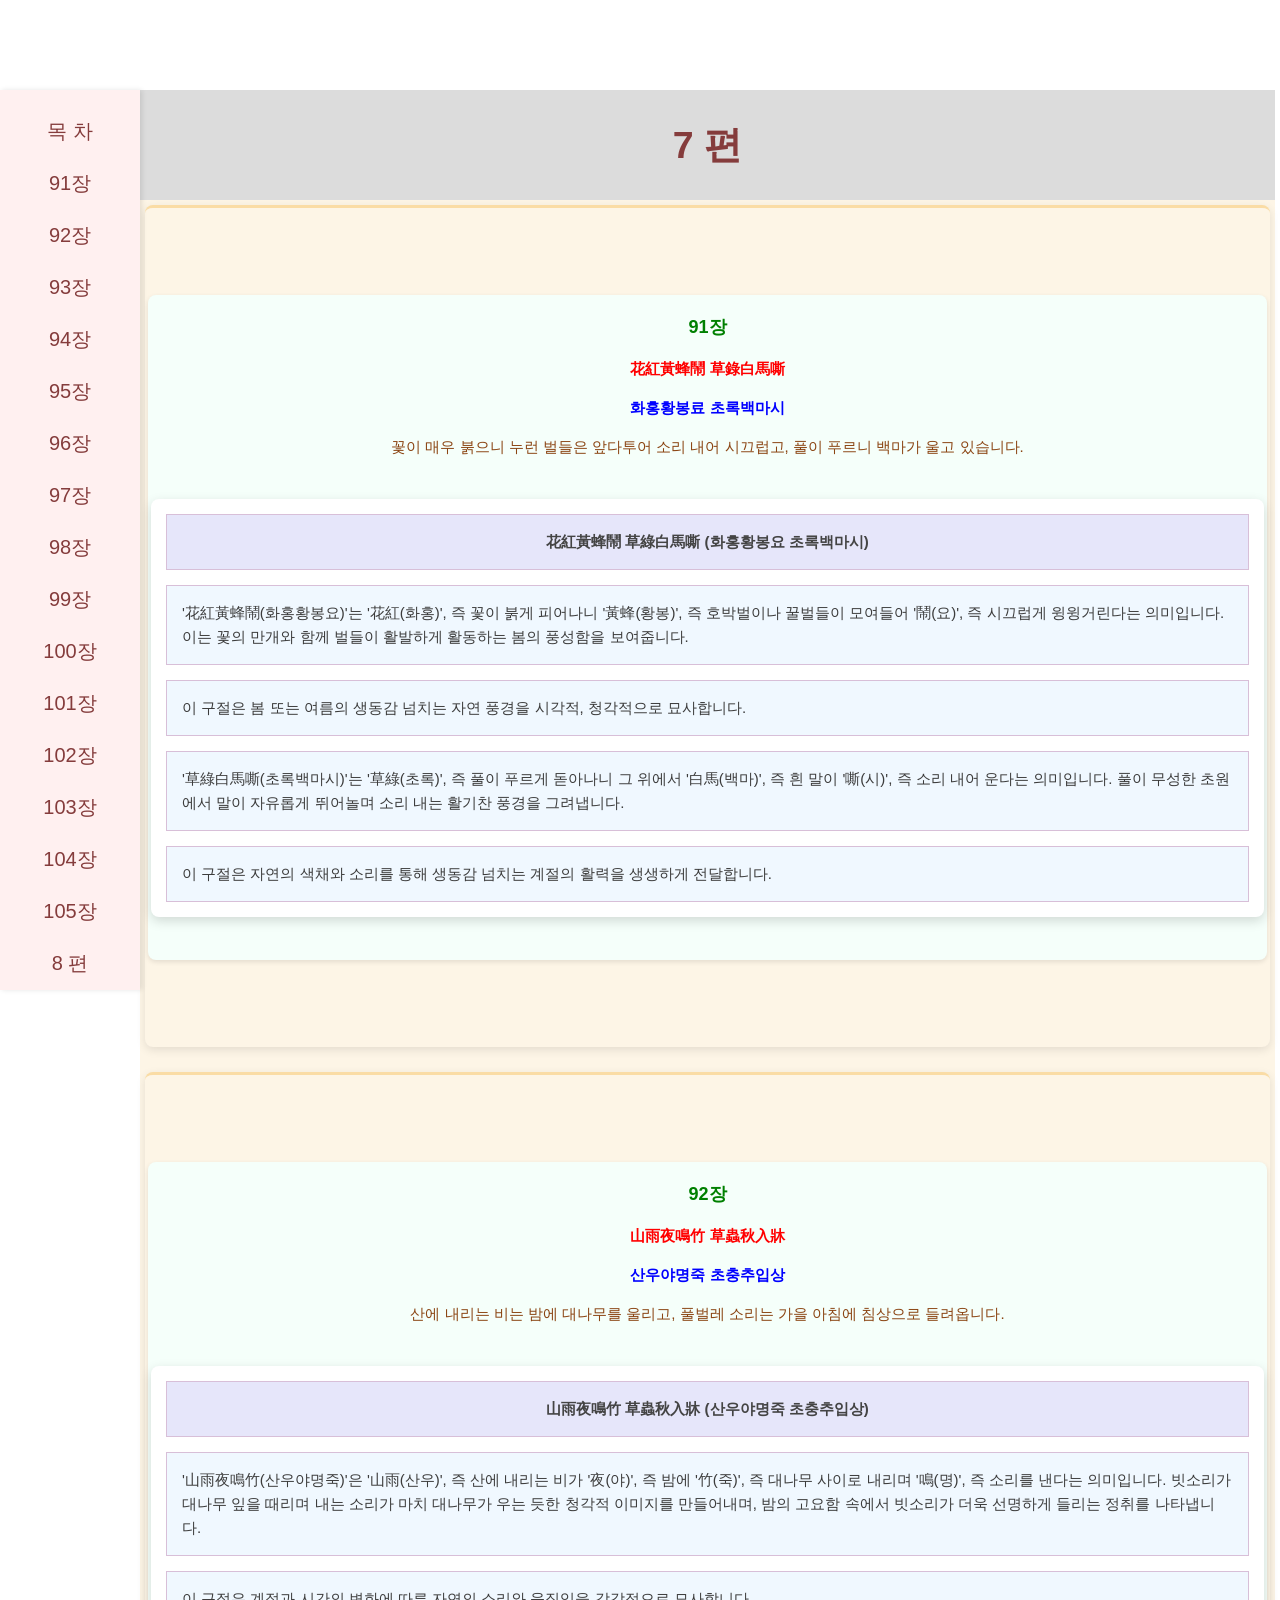
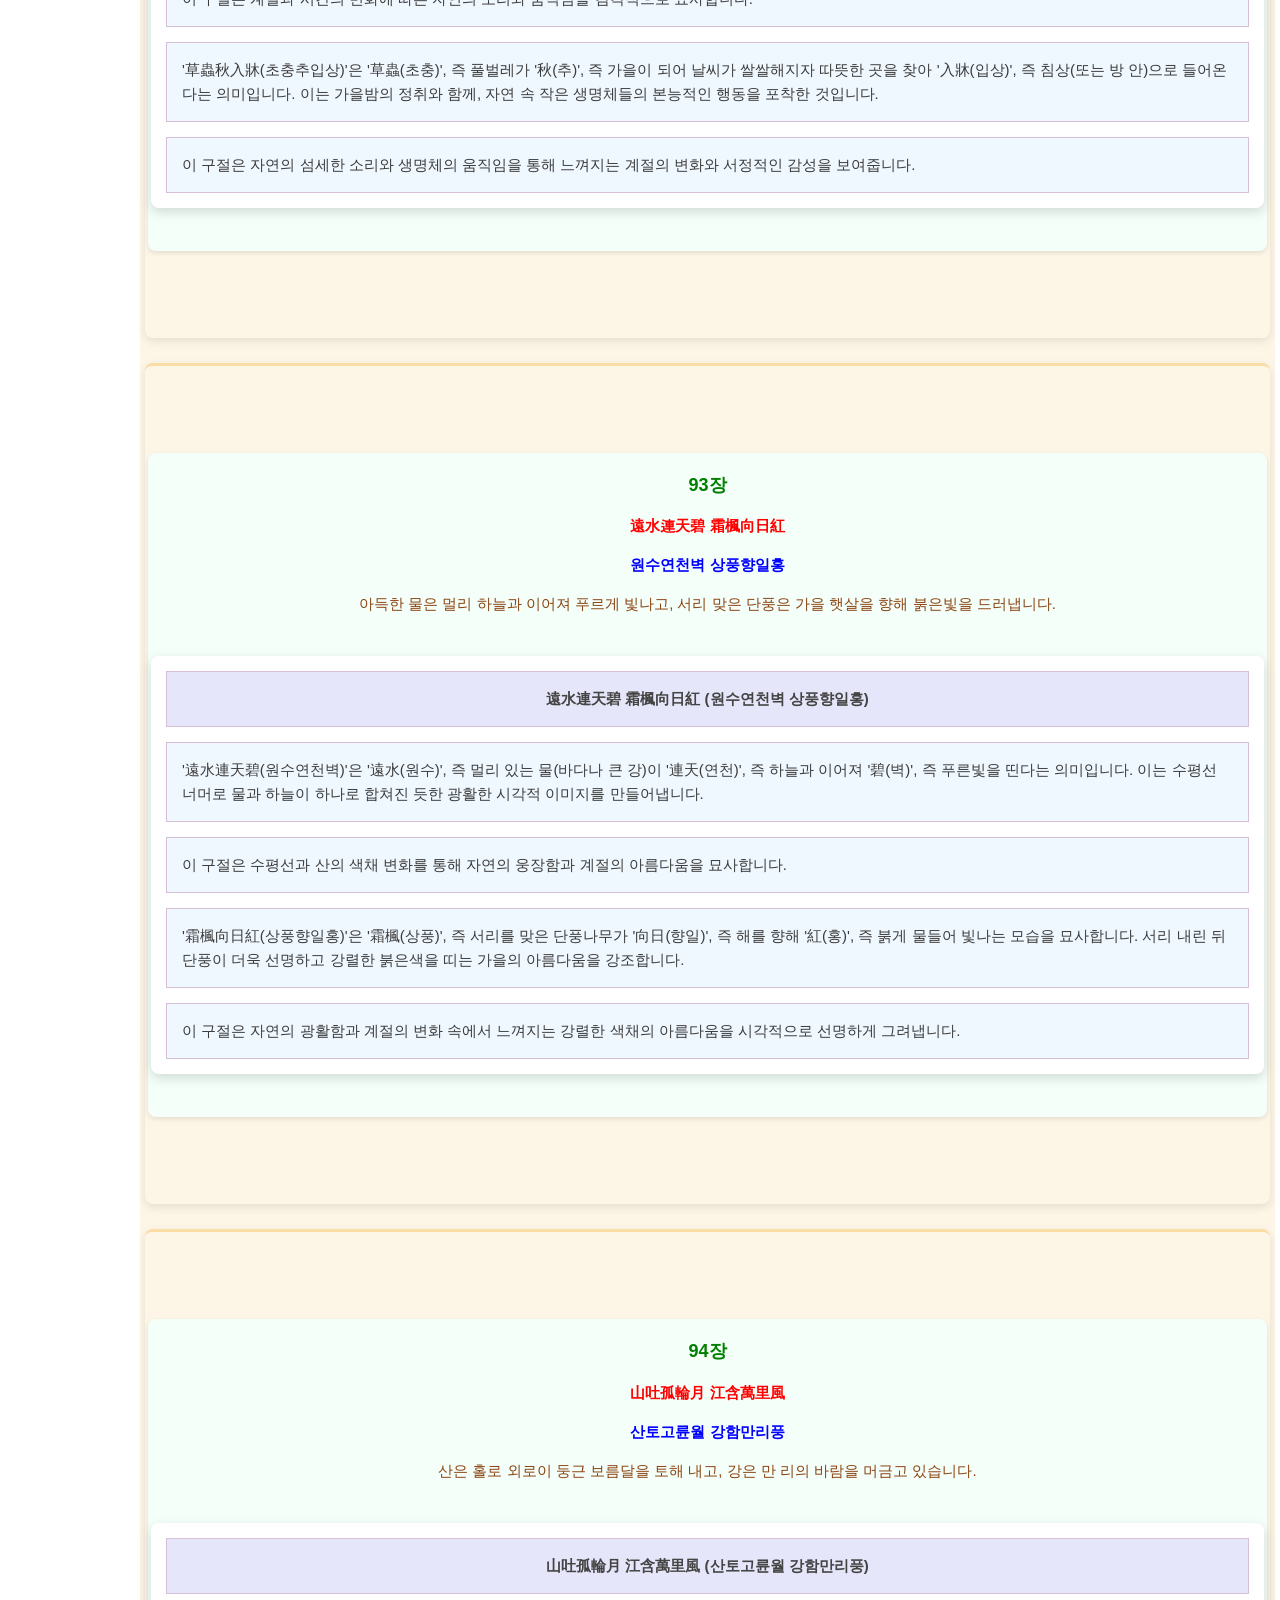
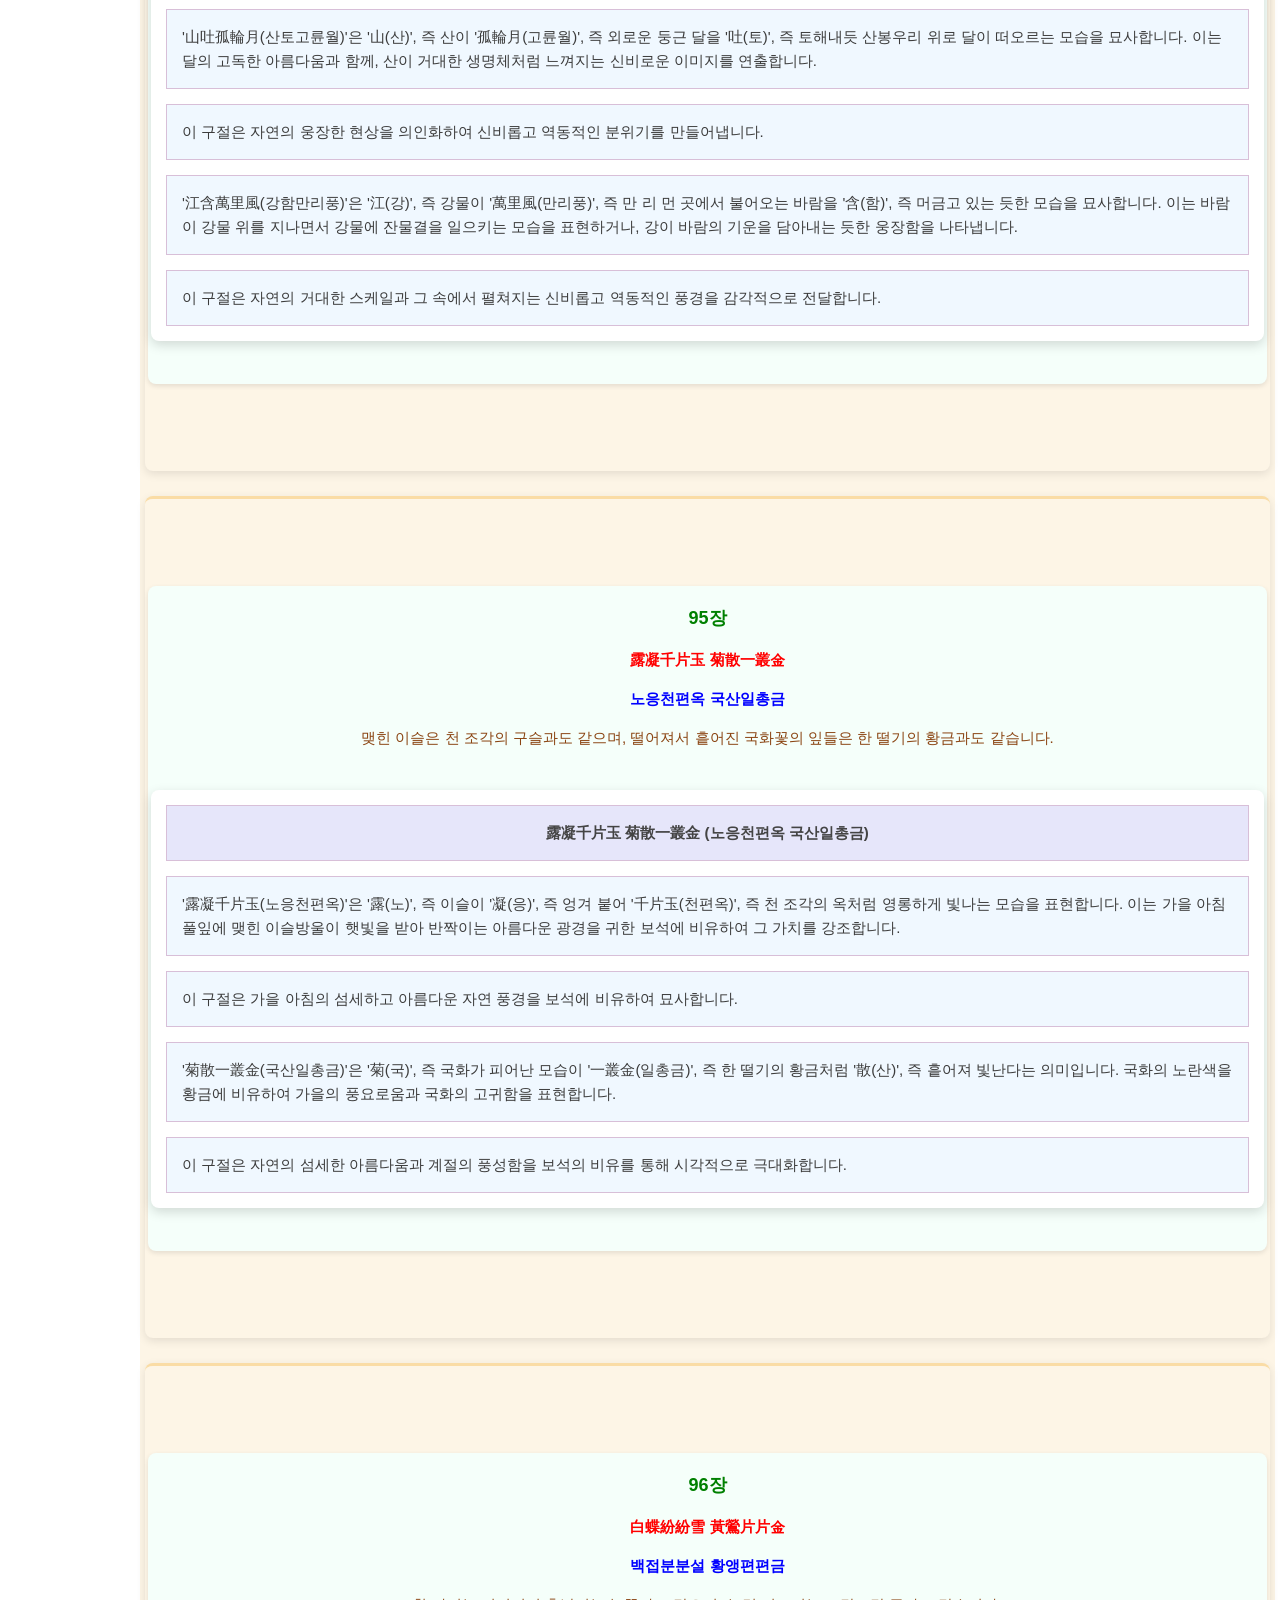
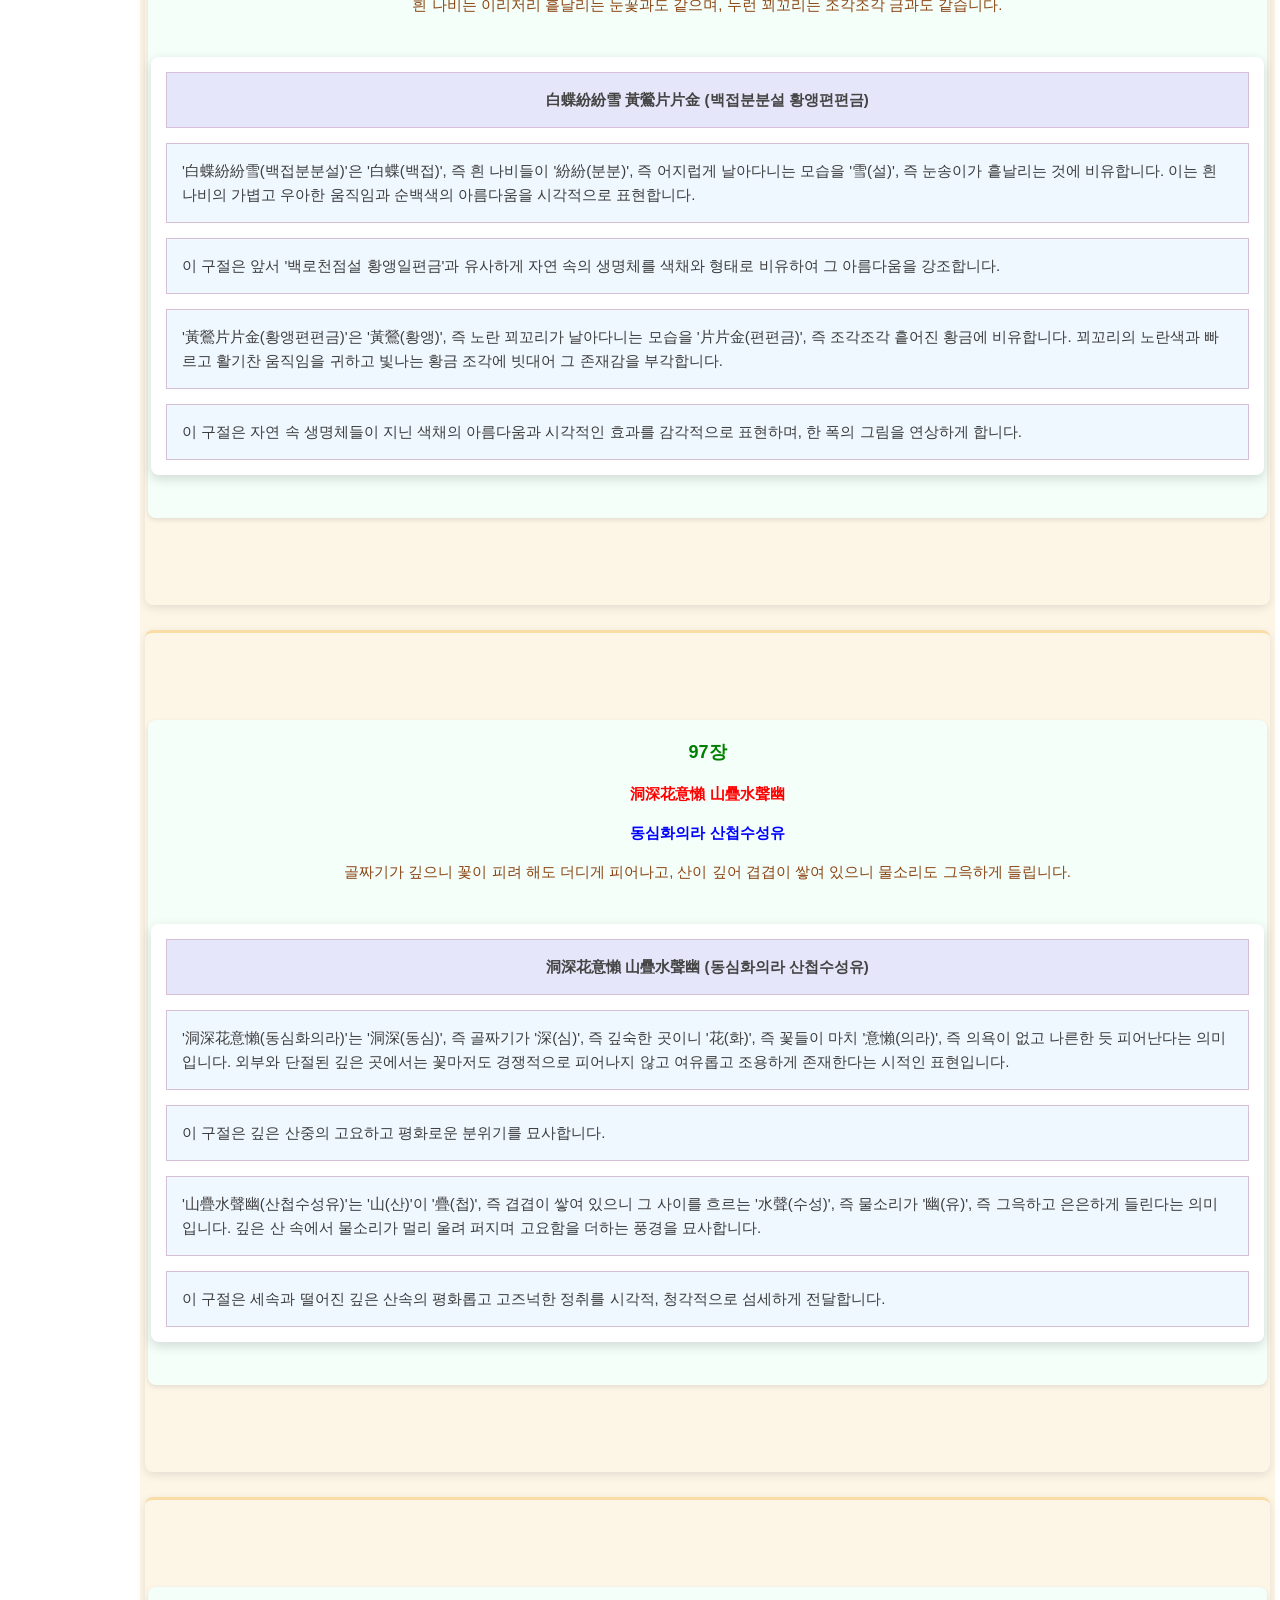
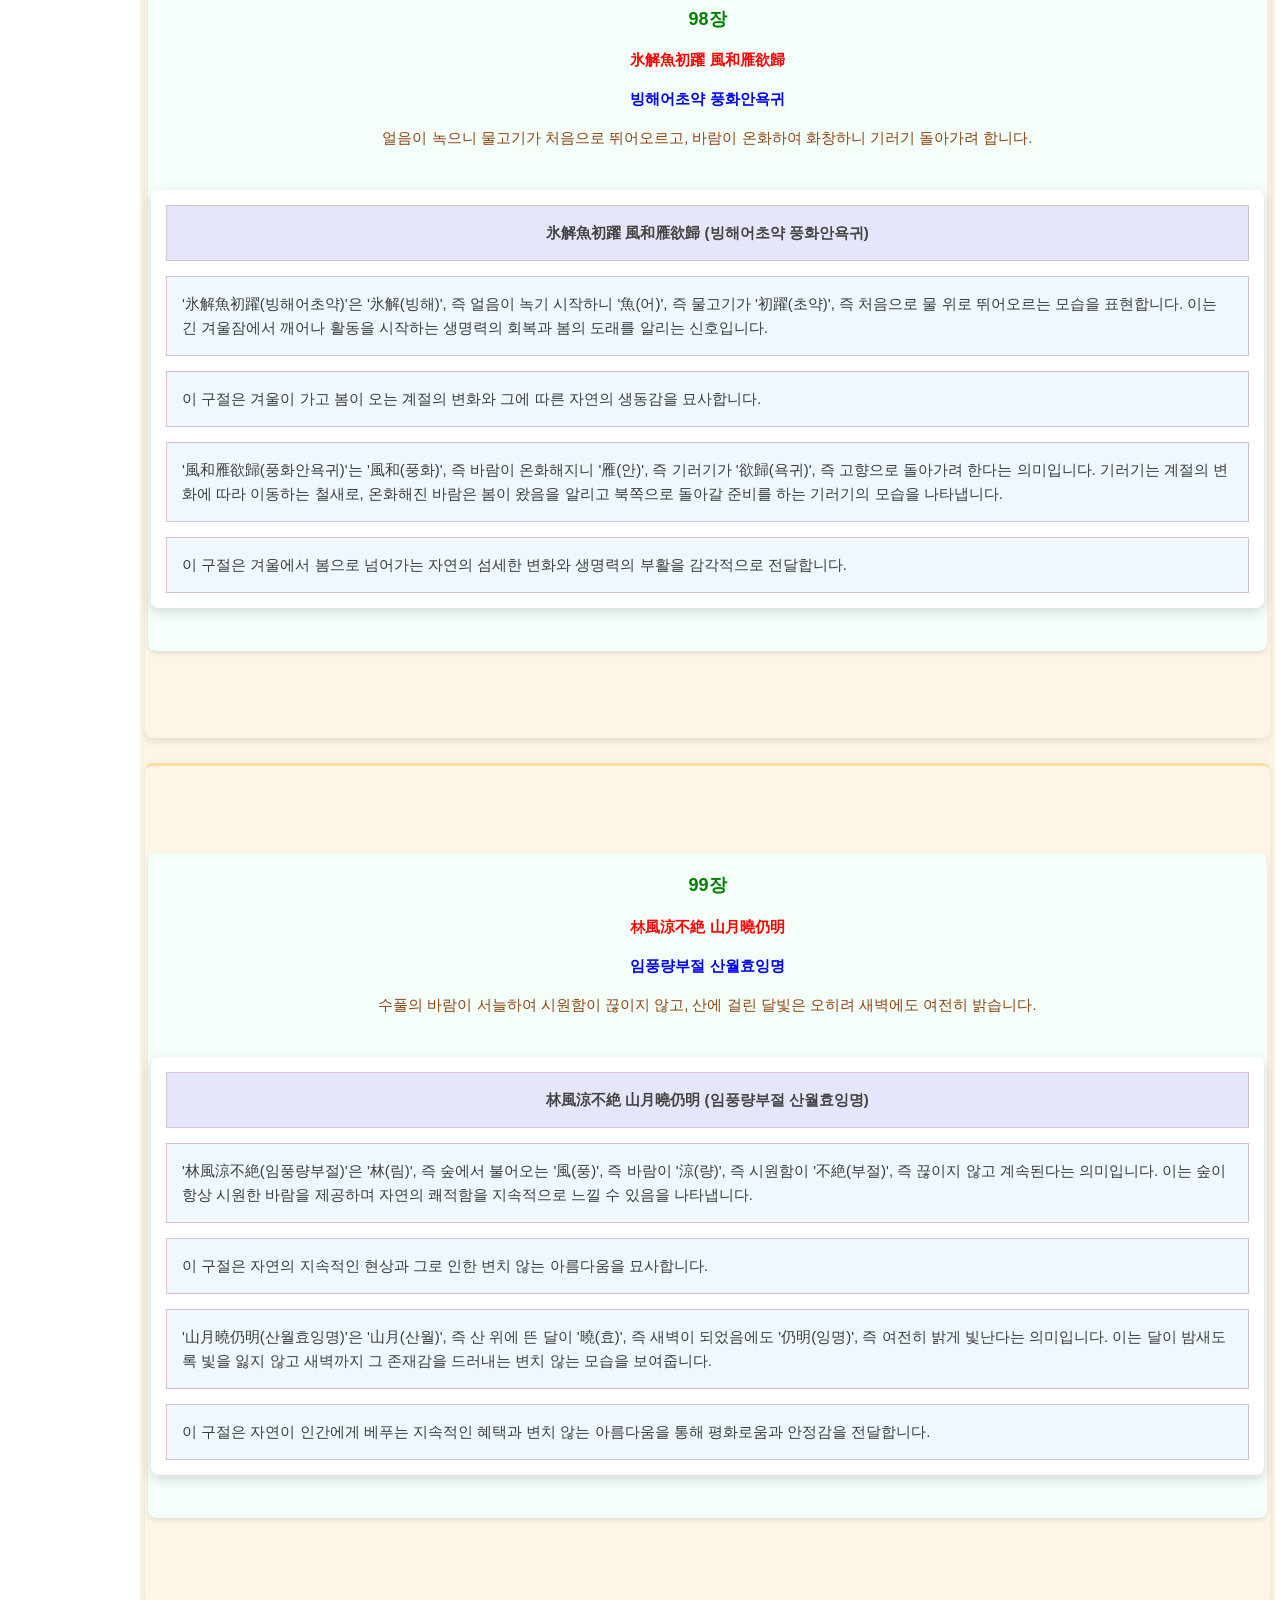
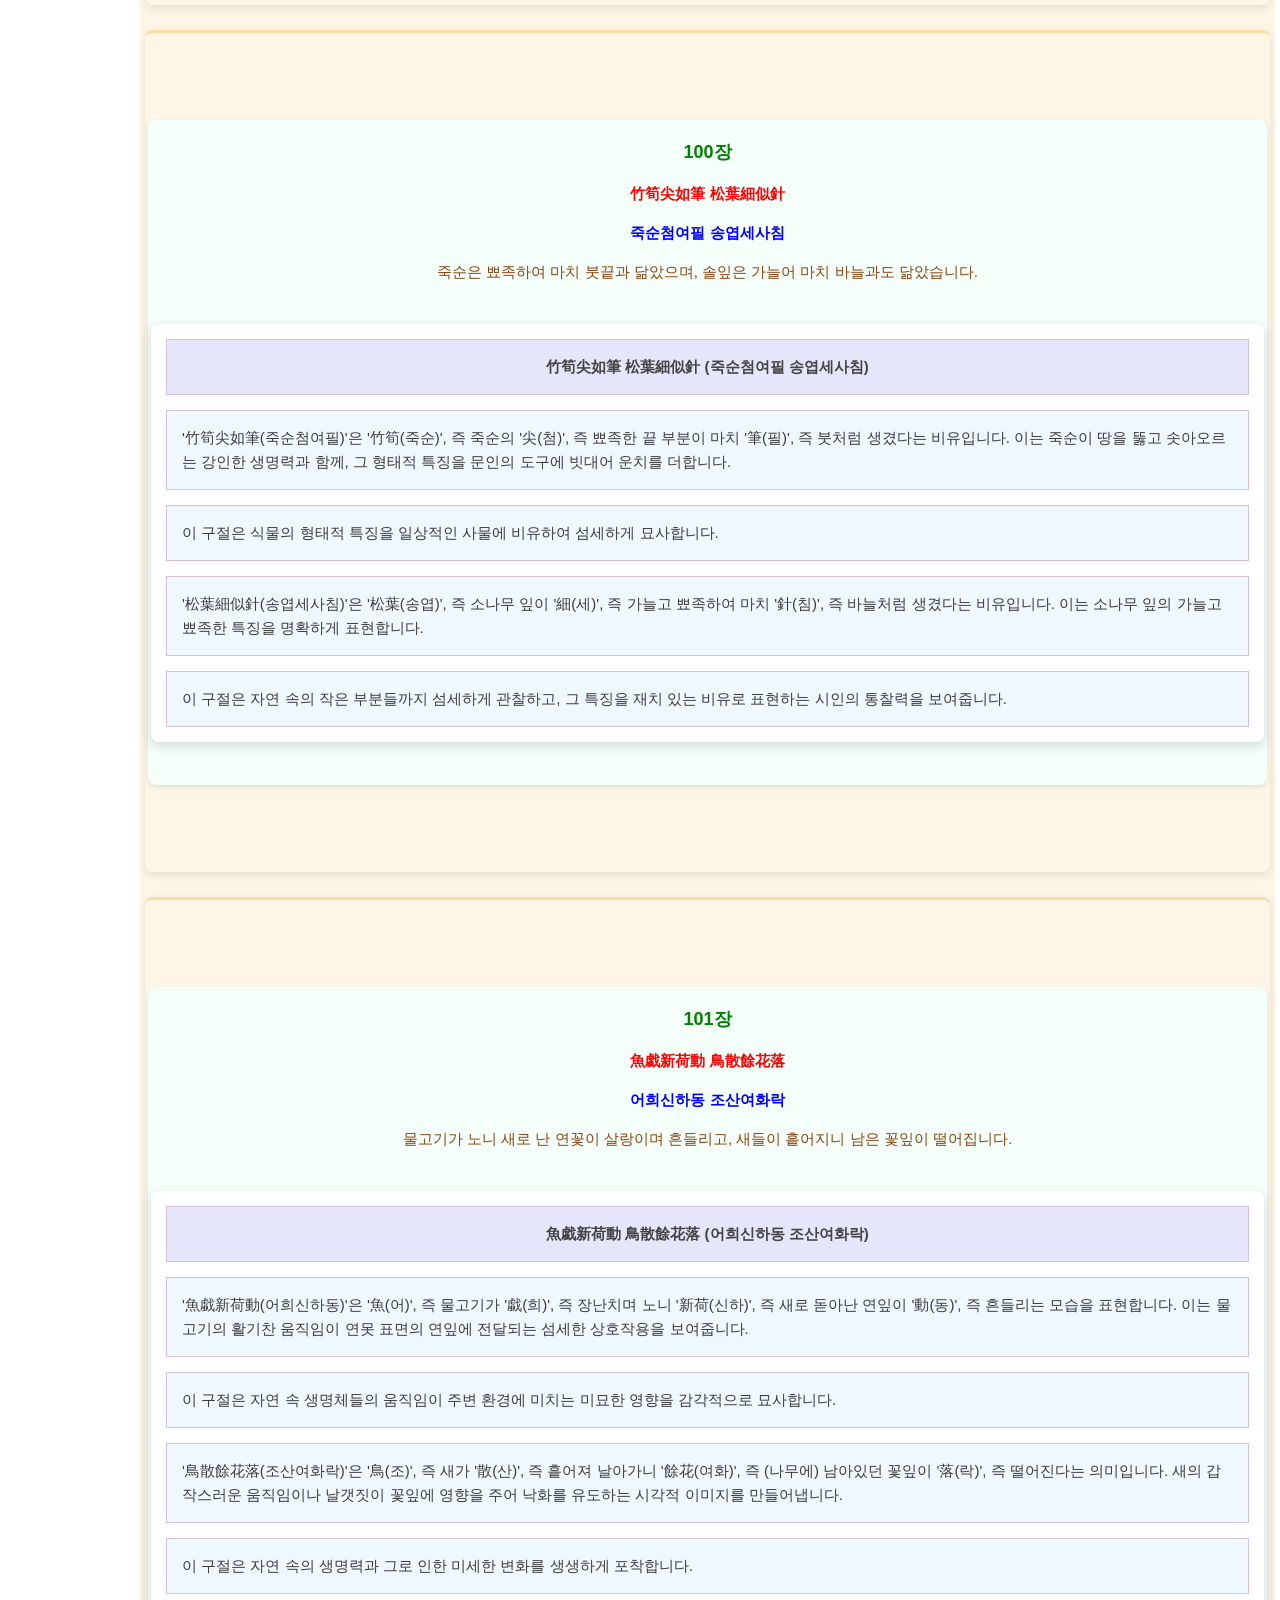
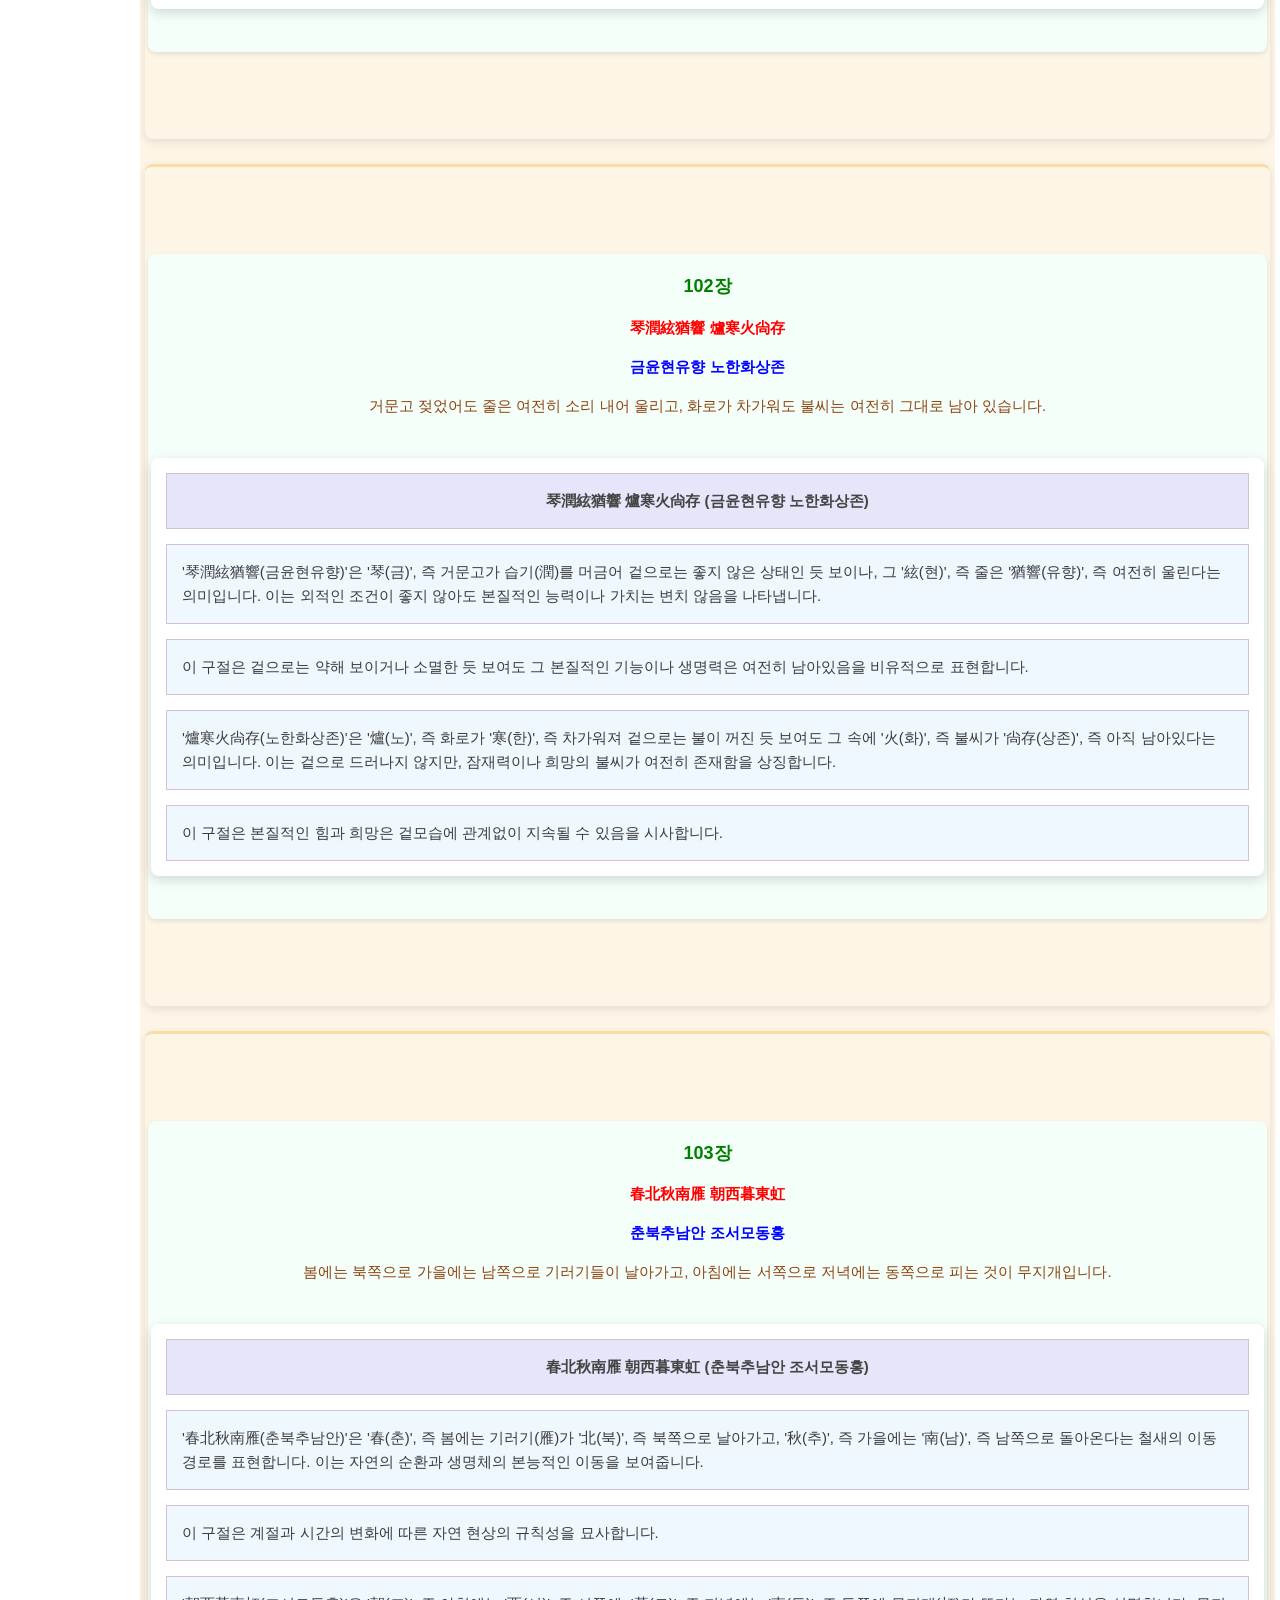
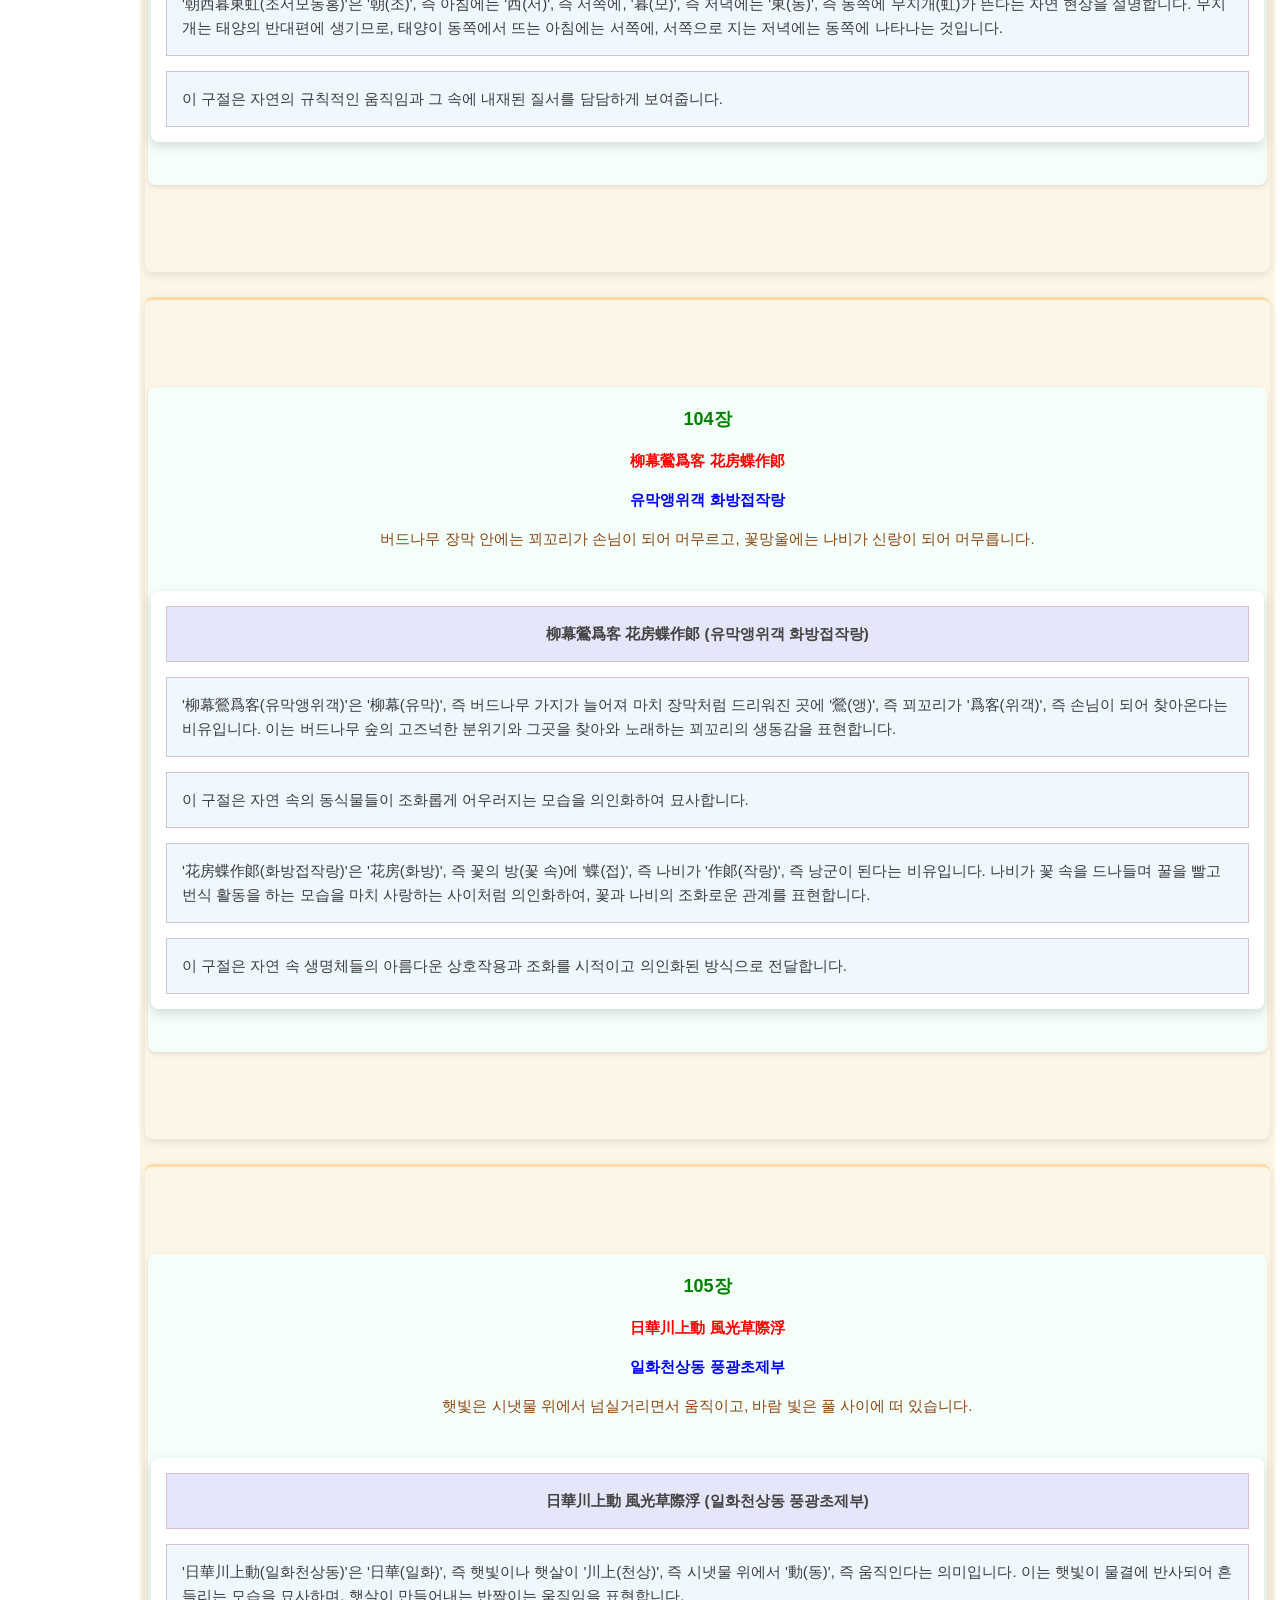
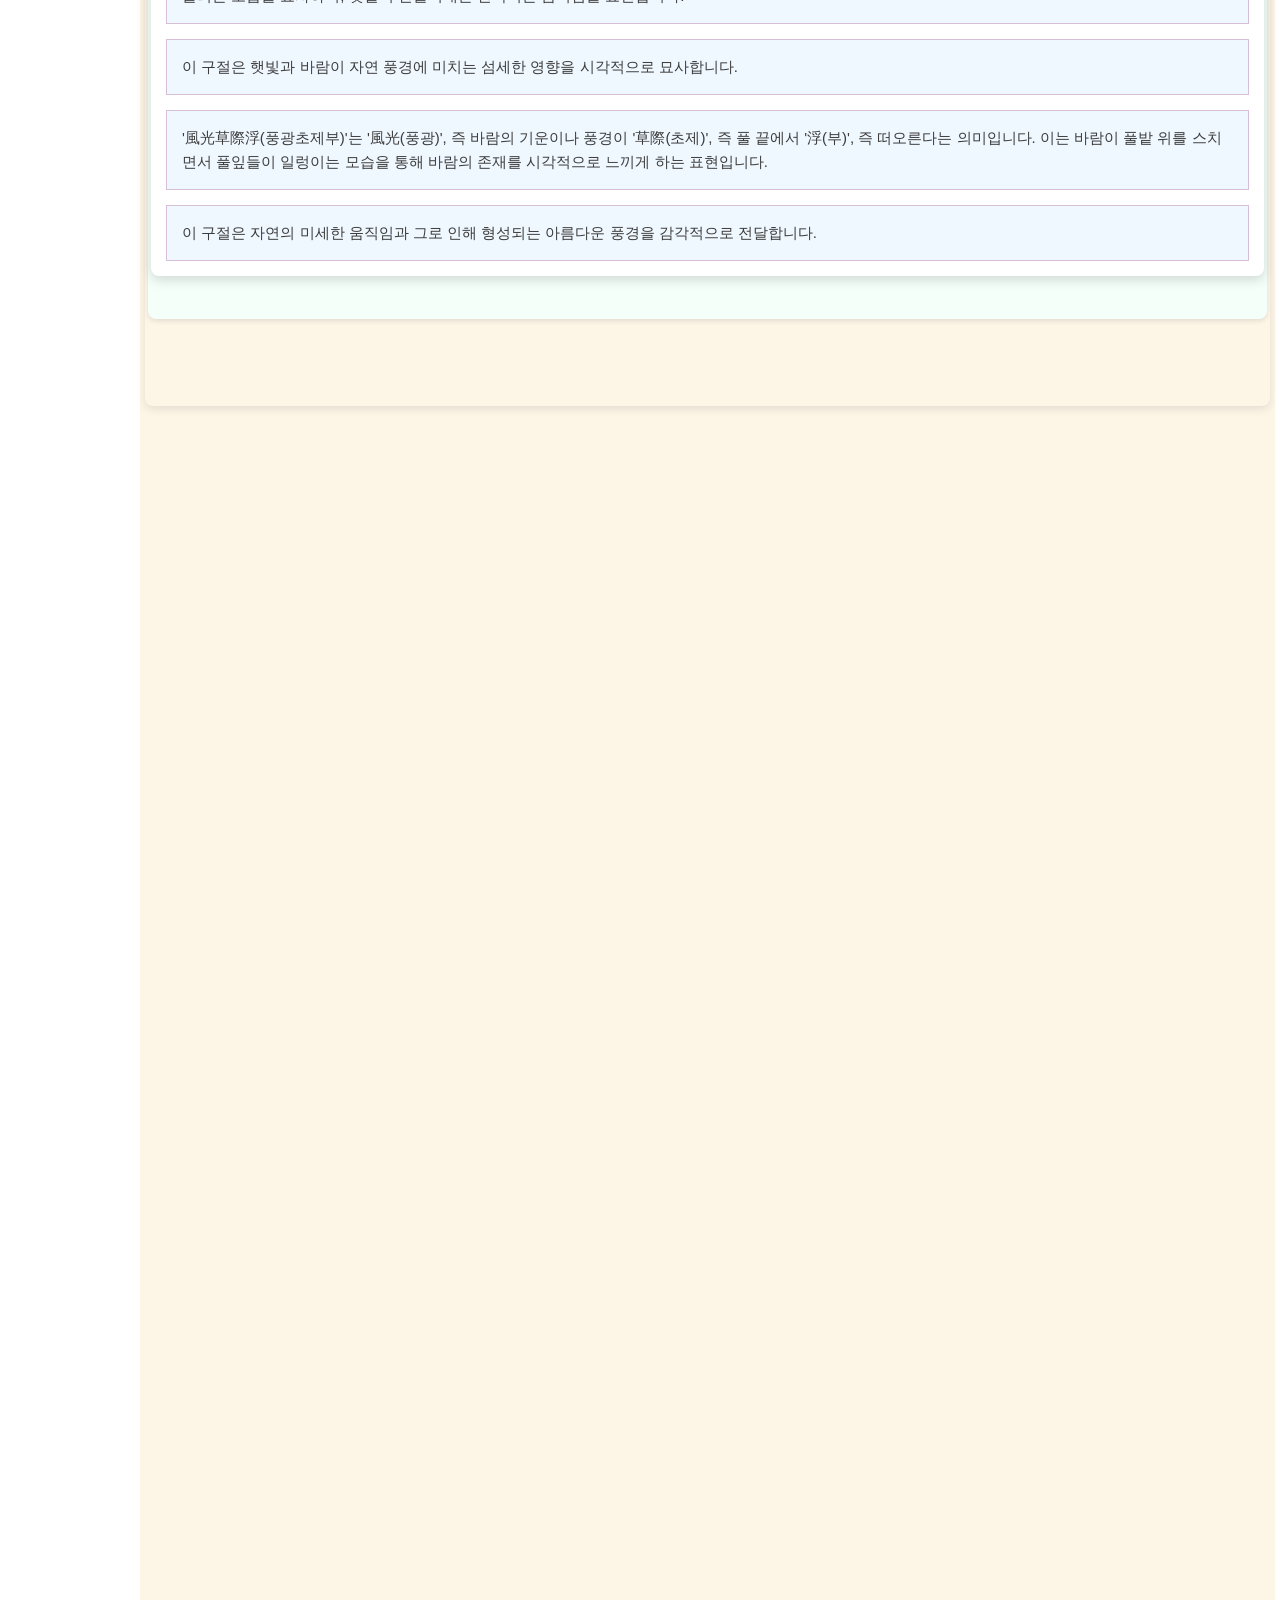
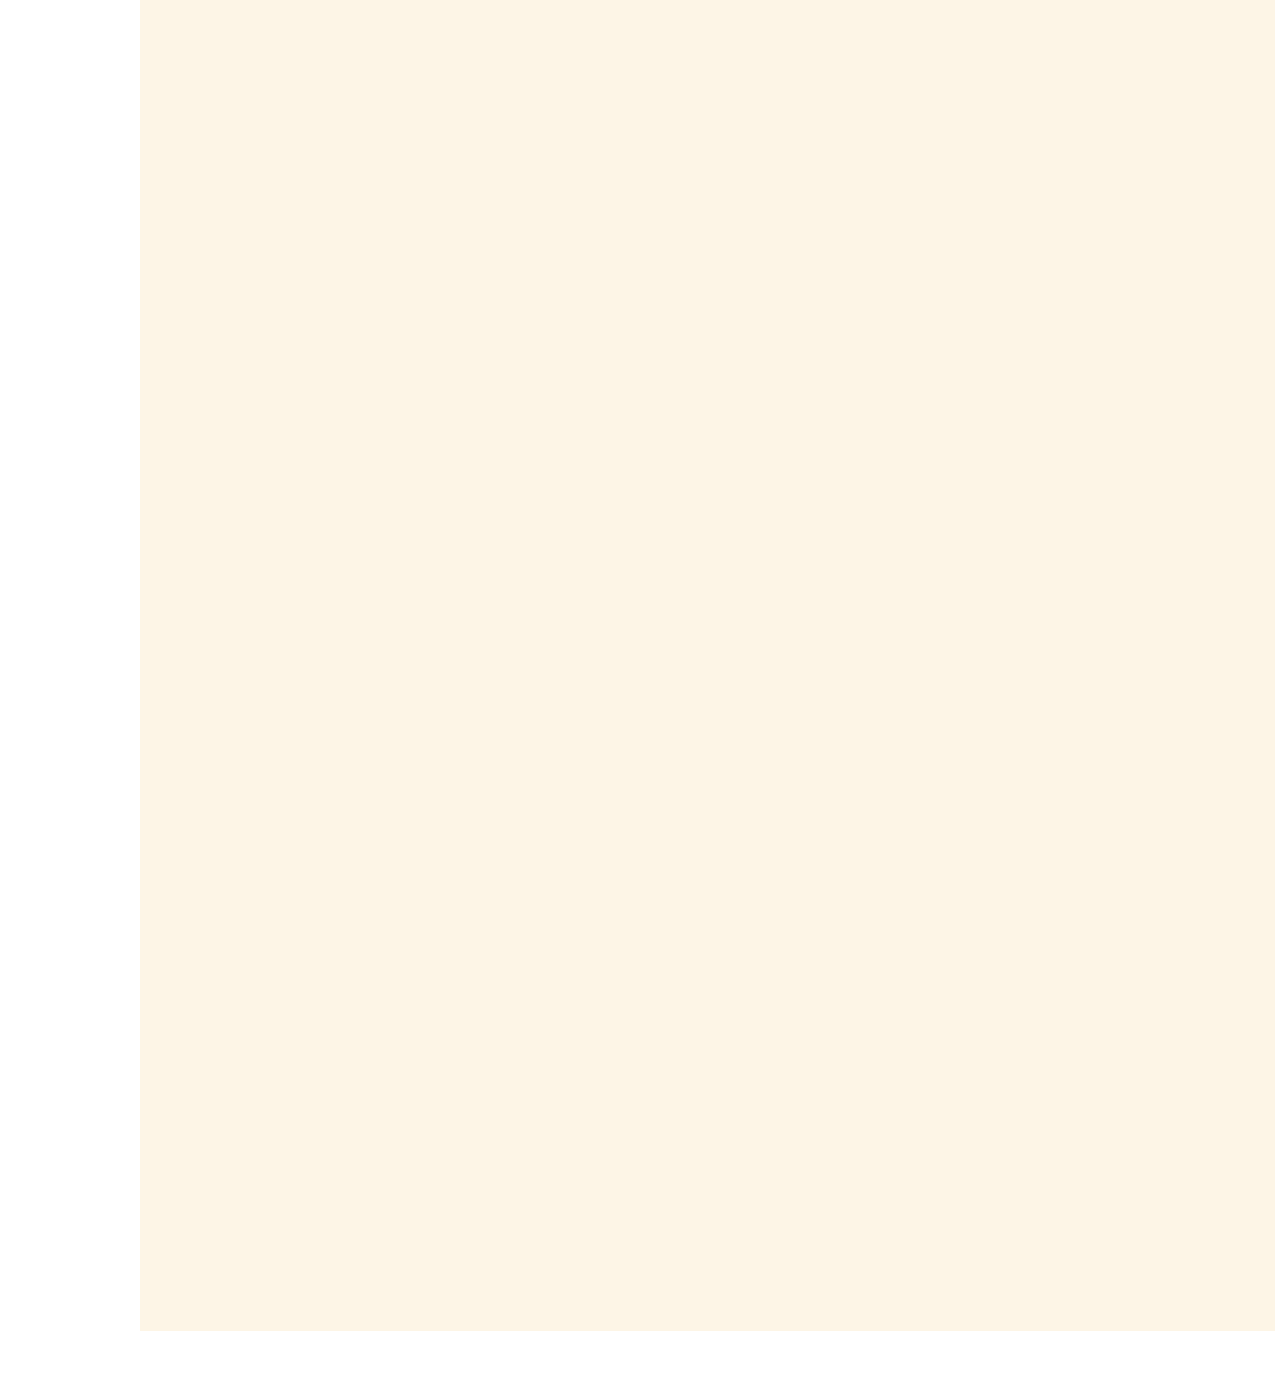
<file: contents-7.html>
<!DOCTYPE html>
<html lang="ko">
<head>
    <meta charset="UTF-8">
    <meta name="viewport" content="width=device-width, initial-scale=1.0">
    <meta name="description" content="옛날 시인들이 쓴 유명한 시 가운데서 학생들이 본받을 만한 좋은 구절만을 뽑아놓은 작자 미상의 한자교재">
    <!-- Google tag (gtag.js) -->
    <script async src="https://www.googletagmanager.com/gtag/js?id=G-24K3BL5ZW8"></script>
    <script>
        window.dataLayer = window.dataLayer || [];
        function gtag(){dataLayer.push(arguments);}
        gtag('js', new Date());

        gtag('config', 'G-24K3BL5ZW8');
    </script>
    <title>추구집 7편 - 각 구절이 5언 절구로 이루어진 한자교재(원문ㆍ전문ㆍ해설ㆍ뜻풀이)</title>
    <link rel="stylesheet" href="style.css" />
</head>
<body>
  <div class="sidenav">
    <a href="index.html">목 차</a>
    <nav>
      <a href="#section91">91장</a>
      <a href="#section92">92장</a>
      <a href="#section93">93장</a>
      <a href="#section94">94장</a>
      <a href="#section95">95장</a>
      <a href="#section96">96장</a>
      <a href="#section97">97장</a>
      <a href="#section98">98장</a>
      <a href="#section99">99장</a>
      <a href="#section100">100장</a>
      <a href="#section101">101장</a>
      <a href="#section102">102장</a>
      <a href="#section103">103장</a>
      <a href="#section104">104장</a>
      <a href="#section105">105장</a>
      <a href="contents-8.html">8 편</a>
    </nav>
  </div>
  
  <div class="main">

    <button onclick="topFunction()" id="myBtn" title="Go to top">Top</button>

    <div style="background-color:#dcdcdc;color:#9E5A5A;padding:5px"><h1>7 편</h1></div>
    <div style="background-color:#FDF5E6;color:#3c3c3c;padding:5px 5px 2500px">
      
      <section id="section91">
          <div class="text_box">
            <p><span id="first" class="js">91장</span></p> 
            <div class="js">花紅黃蜂鬧 草錄白馬嘶</div> 
            <P><span>화홍황봉료 초록백마시</span></p>
            <p>꽃이 매우 붉으니 누런 벌들은 앞다투어 소리 내어 시끄럽고, 풀이 푸르니 백마가 울고 있습니다.</p>
            <div2>
            <table>
              <thead>
                  <tr>
                    <th>花紅黃蜂鬧 草綠白馬嘶 (화홍황봉요 초록백마시)</th>
                  </tr>
              </thead>
              <tbody>
                  <tr>
                    <td>'花紅黃蜂鬧(화홍황봉요)'는 '花紅(화홍)', 즉 꽃이 붉게 피어나니 '黃蜂(황봉)', 즉 호박벌이나 꿀벌들이 모여들어 '鬧(요)', 즉 시끄럽게 윙윙거린다는 의미입니다. 이는 꽃의 만개와 함께 벌들이 활발하게 활동하는 봄의 풍성함을 보여줍니다.</td>
                  </tr>
                  <tr>
                    <td>이 구절은 봄 또는 여름의 생동감 넘치는 자연 풍경을 시각적, 청각적으로 묘사합니다.</td>
                  </tr>
                  <tr>
                    <td>'草綠白馬嘶(초록백마시)'는 '草綠(초록)', 즉 풀이 푸르게 돋아나니 그 위에서 '白馬(백마)', 즉 흰 말이 '嘶(시)', 즉 소리 내어 운다는 의미입니다. 풀이 무성한 초원에서 말이 자유롭게 뛰어놀며 소리 내는 활기찬 풍경을 그려냅니다.</td>
                  </tr>
                   <tr>
                    <td>이 구절은 자연의 색채와 소리를 통해 생동감 넘치는 계절의 활력을 생생하게 전달합니다.</td>
                  </tr>
              </tbody>
            </table>   
            </div2>
          </div>
      </section>

      <section id="section92">
          <div class="text_box">
            <p><span id="first" class="js">92장</span></p> 
            <div class="js">山雨夜鳴竹 草蟲秋入牀</div> 
            <P><span>산우야명죽 초충추입상</span></p>
            <p>산에 내리는 비는 밤에 대나무를 울리고, 풀벌레 소리는 가을 아침에 침상으로 들려옵니다.</p>
            <div2>
            <table>
              <thead>
                  <tr>
                    <th>山雨夜鳴竹 草蟲秋入牀 (산우야명죽 초충추입상)</th>
                  </tr>
              </thead>
              <tbody>
                  <tr>
                    <td>'山雨夜鳴竹(산우야명죽)'은 '山雨(산우)', 즉 산에 내리는 비가 '夜(야)', 즉 밤에 '竹(죽)', 즉 대나무 사이로 내리며 '鳴(명)', 즉 소리를 낸다는 의미입니다. 빗소리가 대나무 잎을 때리며 내는 소리가 마치 대나무가 우는 듯한 청각적 이미지를 만들어내며, 밤의 고요함 속에서 빗소리가 더욱 선명하게 들리는 정취를 나타냅니다.</td>
                  </tr>
                  <tr>
                    <td>이 구절은 계절과 시간의 변화에 따른 자연의 소리와 움직임을 감각적으로 묘사합니다.</td>
                  </tr>
                  <tr>
                    <td>'草蟲秋入牀(초충추입상)'은 '草蟲(초충)', 즉 풀벌레가 '秋(추)', 즉 가을이 되어 날씨가 쌀쌀해지자 따뜻한 곳을 찾아 '入牀(입상)', 즉 침상(또는 방 안)으로 들어온다는 의미입니다. 이는 가을밤의 정취와 함께, 자연 속 작은 생명체들의 본능적인 행동을 포착한 것입니다.</td>
                  </tr>
                   <tr>
                    <td>이 구절은 자연의 섬세한 소리와 생명체의 움직임을 통해 느껴지는 계절의 변화와 서정적인 감성을 보여줍니다.</td>
                  </tr>
              </tbody>
            </table>   
            </div2>
          </div>
      </section>

      <section id="section93">
          <div class="text_box">
            <p><span id="first" class="js">93장</span></p> 
            <div class="js">遠水連天碧 霜楓向日紅</div> 
            <P><span>원수연천벽 상풍향일홍</span></p>
            <p>아득한 물은 멀리 하늘과 이어져 푸르게 빛나고, 서리 맞은 단풍은 가을 햇살을 향해 붉은빛을 드러냅니다.</p>
            <div2>
            <table>
              <thead>
                  <tr>
                    <th>遠水連天碧 霜楓向日紅 (원수연천벽 상풍향일홍)</th>
                  </tr>
              </thead>
              <tbody>
                  <tr>
                    <td>'遠水連天碧(원수연천벽)'은 '遠水(원수)', 즉 멀리 있는 물(바다나 큰 강)이 '連天(연천)', 즉 하늘과 이어져 '碧(벽)', 즉 푸른빛을 띤다는 의미입니다. 이는 수평선 너머로 물과 하늘이 하나로 합쳐진 듯한 광활한 시각적 이미지를 만들어냅니다.</td>
                  </tr>
                  <tr>
                    <td>이 구절은 수평선과 산의 색채 변화를 통해 자연의 웅장함과 계절의 아름다움을 묘사합니다.</td>
                  </tr>
                  <tr>
                    <td>'霜楓向日紅(상풍향일홍)'은 '霜楓(상풍)', 즉 서리를 맞은 단풍나무가 '向日(향일)', 즉 해를 향해 '紅(홍)', 즉 붉게 물들어 빛나는 모습을 묘사합니다. 서리 내린 뒤 단풍이 더욱 선명하고 강렬한 붉은색을 띠는 가을의 아름다움을 강조합니다.</td>
                  </tr>
                   <tr>
                    <td>이 구절은 자연의 광활함과 계절의 변화 속에서 느껴지는 강렬한 색채의 아름다움을 시각적으로 선명하게 그려냅니다.</td>
                  </tr>
              </tbody>
            </table>   
            </div2>
          </div>
      </section>

      <section id="section94">
          <div class="text_box">
            <p><span id="first" class="js">94장</span></p> 
            <div class="js">山吐孤輪月 江含萬里風</div> 
            <P><span>산토고륜월 강함만리풍</span></p>
            <p>산은 홀로 외로이 둥근 보름달을 토해 내고, 강은 만 리의 바람을 머금고 있습니다.</p>
            <div2>
            <table>
              <thead>
                  <tr>
                    <th>山吐孤輪月 江含萬里風 (산토고륜월 강함만리풍)</th>
                  </tr>
              </thead>
              <tbody>
                  <tr>
                    <td>'山吐孤輪月(산토고륜월)'은 '山(산)', 즉 산이 '孤輪月(고륜월)', 즉 외로운 둥근 달을 '吐(토)', 즉 토해내듯 산봉우리 위로 달이 떠오르는 모습을 묘사합니다. 이는 달의 고독한 아름다움과 함께, 산이 거대한 생명체처럼 느껴지는 신비로운 이미지를 연출합니다.</td>
                  </tr>
                  <tr>
                    <td>이 구절은 자연의 웅장한 현상을 의인화하여 신비롭고 역동적인 분위기를 만들어냅니다.</td>
                  </tr>
                  <tr>
                    <td>'江含萬里風(강함만리풍)'은 '江(강)', 즉 강물이 '萬里風(만리풍)', 즉 만 리 먼 곳에서 불어오는 바람을 '含(함)', 즉 머금고 있는 듯한 모습을 묘사합니다. 이는 바람이 강물 위를 지나면서 강물에 잔물결을 일으키는 모습을 표현하거나, 강이 바람의 기운을 담아내는 듯한 웅장함을 나타냅니다.</td>
                  </tr>
                   <tr>
                    <td>이 구절은 자연의 거대한 스케일과 그 속에서 펼쳐지는 신비롭고 역동적인 풍경을 감각적으로 전달합니다.</td>
                  </tr>
              </tbody>
            </table>   
            </div2>
          </div>
      </section>
      
      <section id="section95">
          <div class="text_box">
            <p><span id="first" class="js">95장</span></p> 
            <div class="js">露凝千片玉 菊散一叢金</div> 
            <P><span>노응천편옥 국산일총금</span></p>
            <p>맺힌 이슬은 천 조각의 구슬과도 같으며, 떨어져서 흩어진 국화꽃의 잎들은 한 떨기의 황금과도 같습니다.</p>
            <div2>
            <table>
              <thead>
                  <tr>
                    <th>露凝千片玉 菊散一叢金 (노응천편옥 국산일총금)</th>
                  </tr>
              </thead>
              <tbody>
                  <tr>
                    <td>'露凝千片玉(노응천편옥)'은 '露(노)', 즉 이슬이 '凝(응)', 즉 엉겨 붙어 '千片玉(천편옥)', 즉 천 조각의 옥처럼 영롱하게 빛나는 모습을 표현합니다. 이는 가을 아침 풀잎에 맺힌 이슬방울이 햇빛을 받아 반짝이는 아름다운 광경을 귀한 보석에 비유하여 그 가치를 강조합니다.</td>
                  </tr>
                  <tr>
                    <td>이 구절은 가을 아침의 섬세하고 아름다운 자연 풍경을 보석에 비유하여 묘사합니다.</td>
                  </tr>
                  <tr>
                    <td>'菊散一叢金(국산일총금)'은 '菊(국)', 즉 국화가 피어난 모습이 '一叢金(일총금)', 즉 한 떨기의 황금처럼 '散(산)', 즉 흩어져 빛난다는 의미입니다. 국화의 노란색을 황금에 비유하여 가을의 풍요로움과 국화의 고귀함을 표현합니다.</td>
                  </tr>
                   <tr>
                    <td>이 구절은 자연의 섬세한 아름다움과 계절의 풍성함을 보석의 비유를 통해 시각적으로 극대화합니다.</td>
                  </tr>
              </tbody>
            </table>   
            </div2>
          </div>
      </section>

      <section id="section96">
          <div class="text_box">
            <p><span id="first" class="js">96장</span></p> 
            <div class="js">白蝶紛紛雪 黃鶯片片金</div> 
            <P><span>백접분분설 황앵편편금</span></p>
            <p>흰 나비는 이리저리 흩날리는 눈꽃과도 같으며, 누런 꾀꼬리는 조각조각 금과도 같습니다.</p>
            <div2>
            <table>
              <thead>
                  <tr>
                    <th>白蝶紛紛雪 黃鶯片片金 (백접분분설 황앵편편금)</th>
                  </tr>
              </thead>
              <tbody>
                  <tr>
                    <td>'白蝶紛紛雪(백접분분설)'은 '白蝶(백접)', 즉 흰 나비들이 '紛紛(분분)', 즉 어지럽게 날아다니는 모습을 '雪(설)', 즉 눈송이가 흩날리는 것에 비유합니다. 이는 흰 나비의 가볍고 우아한 움직임과 순백색의 아름다움을 시각적으로 표현합니다.</td>
                  </tr>
                  <tr>
                    <td>이 구절은 앞서 '백로천점설 황앵일편금'과 유사하게 자연 속의 생명체를 색채와 형태로 비유하여 그 아름다움을 강조합니다.</td>
                  </tr>
                  <tr>
                    <td>'黃鶯片片金(황앵편편금)'은 '黃鶯(황앵)', 즉 노란 꾀꼬리가 날아다니는 모습을 '片片金(편편금)', 즉 조각조각 흩어진 황금에 비유합니다. 꾀꼬리의 노란색과 빠르고 활기찬 움직임을 귀하고 빛나는 황금 조각에 빗대어 그 존재감을 부각합니다.</td>
                  </tr>
                   <tr>
                    <td>이 구절은 자연 속 생명체들이 지닌 색채의 아름다움과 시각적인 효과를 감각적으로 표현하며, 한 폭의 그림을 연상하게 합니다.</td>
                  </tr>
              </tbody>
            </table>   
            </div2>
          </div>
      </section>

      <section id="section97">
          <div class="text_box">
            <p><span id="first" class="js">97장</span></p>
            <div class="js">洞深花意懶 山疊水聲幽</div> 
            <P><span>동심화의라 산첩수성유</span></p>
            <p>골짜기가 깊으니 꽃이 피려 해도 더디게 피어나고, 산이 깊어 겹겹이 쌓여 있으니 물소리도 그윽하게 들립니다.</p>
            <div2>
            <table>
              <thead>
                  <tr>
                    <th>洞深花意懶 山疊水聲幽 (동심화의라 산첩수성유)</th>
                  </tr>
              </thead>
              <tbody>
                  <tr>
                    <td>'洞深花意懶(동심화의라)'는 '洞深(동심)', 즉 골짜기가 '深(심)', 즉 깊숙한 곳이니 '花(화)', 즉 꽃들이 마치 '意懶(의라)', 즉 의욕이 없고 나른한 듯 피어난다는 의미입니다. 외부와 단절된 깊은 곳에서는 꽃마저도 경쟁적으로 피어나지 않고 여유롭고 조용하게 존재한다는 시적인 표현입니다.</td>
                  </tr>
                  <tr>
                    <td>이 구절은 깊은 산중의 고요하고 평화로운 분위기를 묘사합니다.</td>
                  </tr>
                  <tr>
                    <td>'山疊水聲幽(산첩수성유)'는 '山(산)'이 '疊(첩)', 즉 겹겹이 쌓여 있으니 그 사이를 흐르는 '水聲(수성)', 즉 물소리가 '幽(유)', 즉 그윽하고 은은하게 들린다는 의미입니다. 깊은 산 속에서 물소리가 멀리 울려 퍼지며 고요함을 더하는 풍경을 묘사합니다.</td>
                  </tr>
                   <tr>
                    <td>이 구절은 세속과 떨어진 깊은 산속의 평화롭고 고즈넉한 정취를 시각적, 청각적으로 섬세하게 전달합니다.</td>
                  </tr>
              </tbody>
            </table>   
            </div2>
          </div>
      </section>

      <section id="section98">
          <div class="text_box">
            <p><span id="first" class="js">98장</span></p> 
            <div class="js">氷解魚初躍 風和雁欲歸</div> 
            <P><span>빙해어초약 풍화안욕귀</span></p>
            <p>얼음이 녹으니 물고기가 처음으로 뛰어오르고, 바람이 온화하여 화창하니 기러기 돌아가려 합니다.</p>
            <div2>
            <table>
              <thead>
                  <tr>
                    <th>氷解魚初躍 風和雁欲歸 (빙해어초약 풍화안욕귀)</th>
                  </tr>
              </thead>
              <tbody>
                  <tr>
                    <td>'氷解魚初躍(빙해어초약)'은 '氷解(빙해)', 즉 얼음이 녹기 시작하니 '魚(어)', 즉 물고기가 '初躍(초약)', 즉 처음으로 물 위로 뛰어오르는 모습을 표현합니다. 이는 긴 겨울잠에서 깨어나 활동을 시작하는 생명력의 회복과 봄의 도래를 알리는 신호입니다.</td>
                  </tr>
                  <tr>
                    <td>이 구절은 겨울이 가고 봄이 오는 계절의 변화와 그에 따른 자연의 생동감을 묘사합니다.</td>
                  </tr>
                  <tr>
                    <td>'風和雁欲歸(풍화안욕귀)'는 '風和(풍화)', 즉 바람이 온화해지니 '雁(안)', 즉 기러기가 '欲歸(욕귀)', 즉 고향으로 돌아가려 한다는 의미입니다. 기러기는 계절의 변화에 따라 이동하는 철새로, 온화해진 바람은 봄이 왔음을 알리고 북쪽으로 돌아갈 준비를 하는 기러기의 모습을 나타냅니다.</td>
                  </tr>
                   <tr>
                    <td>이 구절은 겨울에서 봄으로 넘어가는 자연의 섬세한 변화와 생명력의 부활을 감각적으로 전달합니다.</td>
                  </tr>
              </tbody>
            </table>   
            </div2>
          </div>
      </section>

      <section id="section99">
          <div class="text_box">
            <p><span id="first" class="js">99장</span></p> 
            <div class="js">林風涼不絶 山月曉仍明</div> 
            <P><span>임풍량부절 산월효잉명</span></p>
            <p>수풀의 바람이 서늘하여 시원함이 끊이지 않고, 산에 걸린 달빛은 오히려 새벽에도 여전히 밝습니다.</p>
            <div2>
            <table>
              <thead>
                  <tr>
                    <th>林風涼不絶 山月曉仍明 (임풍량부절 산월효잉명)</th>
                  </tr>
              </thead>
              <tbody>
                  <tr>
                    <td>'林風涼不絶(임풍량부절)'은 '林(림)', 즉 숲에서 불어오는 '風(풍)', 즉 바람이 '涼(량)', 즉 시원함이 '不絶(부절)', 즉 끊이지 않고 계속된다는 의미입니다. 이는 숲이 항상 시원한 바람을 제공하며 자연의 쾌적함을 지속적으로 느낄 수 있음을 나타냅니다.</td>
                  </tr>
                  <tr>
                    <td>이 구절은 자연의 지속적인 현상과 그로 인한 변치 않는 아름다움을 묘사합니다.</td>
                  </tr>
                  <tr>
                    <td>'山月曉仍明(산월효잉명)'은 '山月(산월)', 즉 산 위에 뜬 달이 '曉(효)', 즉 새벽이 되었음에도 '仍明(잉명)', 즉 여전히 밝게 빛난다는 의미입니다. 이는 달이 밤새도록 빛을 잃지 않고 새벽까지 그 존재감을 드러내는 변치 않는 모습을 보여줍니다.</td>
                  </tr>
                   <tr>
                    <td>이 구절은 자연이 인간에게 베푸는 지속적인 혜택과 변치 않는 아름다움을 통해 평화로움과 안정감을 전달합니다.</td>
                  </tr>
              </tbody>
            </table>   
            </div2>
          </div>
      </section>

      <section id="section100">
          <div class="text_box">
            <p><span id="first" class="js">100장</span></p> 
            <div class="js">竹筍尖如筆 松葉細似針</div> 
            <P><span>죽순첨여필 송엽세사침</span></p>
            <p>죽순은 뾰족하여 마치 붓끝과 닮았으며, 솔잎은 가늘어 마치 바늘과도 닮았습니다.</p>
            <div2>
            <table>
              <thead>
                  <tr>
                    <th>竹筍尖如筆 松葉細似針 (죽순첨여필 송엽세사침)</th>
                  </tr>
              </thead>
              <tbody>
                  <tr>
                    <td>'竹筍尖如筆(죽순첨여필)'은 '竹筍(죽순)', 즉 죽순의 '尖(첨)', 즉 뾰족한 끝 부분이 마치 '筆(필)', 즉 붓처럼 생겼다는 비유입니다. 이는 죽순이 땅을 뚫고 솟아오르는 강인한 생명력과 함께, 그 형태적 특징을 문인의 도구에 빗대어 운치를 더합니다.</td>
                  </tr>
                  <tr>
                    <td>이 구절은 식물의 형태적 특징을 일상적인 사물에 비유하여 섬세하게 묘사합니다.</td>
                  </tr>
                  <tr>
                    <td>'松葉細似針(송엽세사침)'은 '松葉(송엽)', 즉 소나무 잎이 '細(세)', 즉 가늘고 뾰족하여 마치 '針(침)', 즉 바늘처럼 생겼다는 비유입니다. 이는 소나무 잎의 가늘고 뾰족한 특징을 명확하게 표현합니다.</td>
                  </tr>
                   <tr>
                    <td>이 구절은 자연 속의 작은 부분들까지 섬세하게 관찰하고, 그 특징을 재치 있는 비유로 표현하는 시인의 통찰력을 보여줍니다.</td>
                  </tr>
              </tbody>
            </table>   
            </div2>
          </div>
      </section>

      <section id="section101">
          <div class="text_box">
            <p><span id="first" class="js">101장</span></p> 
            <div class="js">魚戱新荷動 鳥散餘花落</div> 
            <P><span>어희신하동 조산여화락</span></p>
            <p>물고기가 노니 새로 난 연꽃이 살랑이며 흔들리고, 새들이 흩어지니 남은 꽃잎이 떨어집니다.</p>
            <div2>
            <table>
              <thead>
                  <tr>
                    <th>魚戱新荷動 鳥散餘花落 (어희신하동 조산여화락)</th>
                  </tr>
              </thead>
              <tbody>
                  <tr>
                    <td>'魚戱新荷動(어희신하동)'은 '魚(어)', 즉 물고기가 '戱(희)', 즉 장난치며 노니 '新荷(신하)', 즉 새로 돋아난 연잎이 '動(동)', 즉 흔들리는 모습을 표현합니다. 이는 물고기의 활기찬 움직임이 연못 표면의 연잎에 전달되는 섬세한 상호작용을 보여줍니다.</td>
                  </tr>
                  <tr>
                    <td>이 구절은 자연 속 생명체들의 움직임이 주변 환경에 미치는 미묘한 영향을 감각적으로 묘사합니다.</td>
                  </tr>
                  <tr>
                    <td>'鳥散餘花落(조산여화락)'은 '鳥(조)', 즉 새가 '散(산)', 즉 흩어져 날아가니 '餘花(여화)', 즉 (나무에) 남아있던 꽃잎이 '落(락)', 즉 떨어진다는 의미입니다. 새의 갑작스러운 움직임이나 날갯짓이 꽃잎에 영향을 주어 낙화를 유도하는 시각적 이미지를 만들어냅니다.</td>
                  </tr>
                   <tr>
                    <td>이 구절은 자연 속의 생명력과 그로 인한 미세한 변화를 생생하게 포착합니다.</td>
                  </tr>
              </tbody>
            </table>   
            </div2>
          </div>
      </section>

      <section id="section102">
          <div class="text_box">
            <p><span id="first" class="js">102장</span></p> 
            <div class="js">琴潤絃猶響 爐寒火尙存</div> 
            <P><span>금윤현유향 노한화상존</span></p>
            <p>거문고 젖었어도 줄은 여전히 소리 내어 울리고, 화로가 차가워도 불씨는 여전히 그대로 남아 있습니다.</p>
            <div2>
            <table>
              <thead>
                  <tr>
                    <th>琴潤絃猶響 爐寒火尙存 (금윤현유향 노한화상존)</th>
                  </tr>
              </thead>
              <tbody>
                  <tr>
                    <td>'琴潤絃猶響(금윤현유향)'은 '琴(금)', 즉 거문고가 습기(潤)를 머금어 겉으로는 좋지 않은 상태인 듯 보이나, 그 '絃(현)', 즉 줄은 '猶響(유향)', 즉 여전히 울린다는 의미입니다. 이는 외적인 조건이 좋지 않아도 본질적인 능력이나 가치는 변치 않음을 나타냅니다.</td>
                  </tr>
                  <tr>
                    <td>이 구절은 겉으로는 약해 보이거나 소멸한 듯 보여도 그 본질적인 기능이나 생명력은 여전히 남아있음을 비유적으로 표현합니다.</td>
                  </tr>
                  <tr>
                    <td>'爐寒火尙存(노한화상존)'은 '爐(노)', 즉 화로가 '寒(한)', 즉 차가워져 겉으로는 불이 꺼진 듯 보여도 그 속에 '火(화)', 즉 불씨가 '尙存(상존)', 즉 아직 남아있다는 의미입니다. 이는 겉으로 드러나지 않지만, 잠재력이나 희망의 불씨가 여전히 존재함을 상징합니다.</td>
                  </tr>
                   <tr>
                    <td>이 구절은 본질적인 힘과 희망은 겉모습에 관계없이 지속될 수 있음을 시사합니다.</td>
                  </tr>
              </tbody>
            </table>   
            </div2>
          </div>
      </section>

      <section id="section103">
          <div class="text_box">
            <p><span id="first" class="js">103장</span></p> 
            <div class="js">春北秋南雁 朝西暮東虹</div> 
            <P><span>춘북추남안 조서모동홍</span></p>
            <p>봄에는 북쪽으로 가을에는 남쪽으로 기러기들이 날아가고, 아침에는 서쪽으로 저녁에는 동쪽으로 피는 것이 무지개입니다.</p>
            <div2>
            <table>
              <thead>
                  <tr>
                    <th>春北秋南雁 朝西暮東虹 (춘북추남안 조서모동홍)</th>
                  </tr>
              </thead>
              <tbody>
                  <tr>
                    <td>'春北秋南雁(춘북추남안)'은 '春(춘)', 즉 봄에는 기러기(雁)가 '北(북)', 즉 북쪽으로 날아가고, '秋(추)', 즉 가을에는 '南(남)', 즉 남쪽으로 돌아온다는 철새의 이동 경로를 표현합니다. 이는 자연의 순환과 생명체의 본능적인 이동을 보여줍니다.</td>
                  </tr>
                  <tr>
                    <td>이 구절은 계절과 시간의 변화에 따른 자연 현상의 규칙성을 묘사합니다.</td>
                  </tr>
                  <tr>
                    <td>'朝西暮東虹(조서모동홍)'은 '朝(조)', 즉 아침에는 '西(서)', 즉 서쪽에, '暮(모)', 즉 저녁에는 '東(동)', 즉 동쪽에 무지개(虹)가 뜬다는 자연 현상을 설명합니다. 무지개는 태양의 반대편에 생기므로, 태양이 동쪽에서 뜨는 아침에는 서쪽에, 서쪽으로 지는 저녁에는 동쪽에 나타나는 것입니다.</td>
                  </tr>
                   <tr>
                    <td>이 구절은 자연의 규칙적인 움직임과 그 속에 내재된 질서를 담담하게 보여줍니다.</td>
                  </tr>
              </tbody>
            </table>   
            </div2>
          </div>
      </section>

      <section id="section104">
          <div class="text_box">
            <p><span id="first" class="js">104장</span></p> 
            <div class="js">柳幕鶯爲客 花房蝶作郞</div> 
            <P><span>유막앵위객 화방접작랑</span></p>
            <p>버드나무 장막 안에는 꾀꼬리가 손님이 되어 머무르고, 꽃망울에는 나비가 신랑이 되어 머무릅니다.</p>
            <div2>
            <table>
              <thead>
                  <tr>
                    <th>柳幕鶯爲客 花房蝶作郞 (유막앵위객 화방접작랑)</th>
                  </tr>
              </thead>
              <tbody>
                  <tr>
                    <td>'柳幕鶯爲客(유막앵위객)'은 '柳幕(유막)', 즉 버드나무 가지가 늘어져 마치 장막처럼 드리워진 곳에 '鶯(앵)', 즉 꾀꼬리가 '爲客(위객)', 즉 손님이 되어 찾아온다는 비유입니다. 이는 버드나무 숲의 고즈넉한 분위기와 그곳을 찾아와 노래하는 꾀꼬리의 생동감을 표현합니다.</td>
                  </tr>
                  <tr>
                    <td>이 구절은 자연 속의 동식물들이 조화롭게 어우러지는 모습을 의인화하여 묘사합니다.</td>
                  </tr>
                  <tr>
                    <td>'花房蝶作郞(화방접작랑)'은 '花房(화방)', 즉 꽃의 방(꽃 속)에 '蝶(접)', 즉 나비가 '作郞(작랑)', 즉 낭군이 된다는 비유입니다. 나비가 꽃 속을 드나들며 꿀을 빨고 번식 활동을 하는 모습을 마치 사랑하는 사이처럼 의인화하여, 꽃과 나비의 조화로운 관계를 표현합니다.</td>
                  </tr>
                   <tr>
                    <td>이 구절은 자연 속 생명체들의 아름다운 상호작용과 조화를 시적이고 의인화된 방식으로 전달합니다.</td>
                  </tr>
              </tbody>
            </table>   
            </div2>
          </div>
      </section>

      <section id="section105">
          <div class="text_box">
            <p><span id="first" class="js">105장</span></p> 
            <div class="js">日華川上動 風光草際浮</div> 
            <P><span>일화천상동 풍광초제부</span></p>
            <p>햇빛은 시냇물 위에서 넘실거리면서 움직이고, 바람 빛은 풀 사이에 떠 있습니다.</p>
            <div2>
            <table>
              <thead>
                  <tr>
                    <th>日華川上動 風光草際浮 (일화천상동 풍광초제부)</th>
                  </tr>
              </thead>
              <tbody>
                  <tr>
                    <td>'日華川上動(일화천상동)'은 '日華(일화)', 즉 햇빛이나 햇살이 '川上(천상)', 즉 시냇물 위에서 '動(동)', 즉 움직인다는 의미입니다. 이는 햇빛이 물결에 반사되어 흔들리는 모습을 묘사하며, 햇살이 만들어내는 반짝이는 움직임을 표현합니다.</td>
                  </tr>
                  <tr>
                    <td>이 구절은 햇빛과 바람이 자연 풍경에 미치는 섬세한 영향을 시각적으로 묘사합니다.</td>
                  </tr>
                  <tr>
                    <td>'風光草際浮(풍광초제부)'는 '風光(풍광)', 즉 바람의 기운이나 풍경이 '草際(초제)', 즉 풀 끝에서 '浮(부)', 즉 떠오른다는 의미입니다. 이는 바람이 풀밭 위를 스치면서 풀잎들이 일렁이는 모습을 통해 바람의 존재를 시각적으로 느끼게 하는 표현입니다.</td>
                  </tr>
                   <tr>
                    <td>이 구절은 자연의 미세한 움직임과 그로 인해 형성되는 아름다운 풍경을 감각적으로 전달합니다.</td>
                  </tr>
              </tbody>
            </table>   
            </div2>
          </div>
      </section>
      
      <!-- <h2 style="text-align:center">훈 음 과 부 수</h2>
        
        <div class="slideshow-container">  
          <div class="mySlides1">
            <img src="Coding1.jpg" style="width:100%">
          </div>

          <div class="mySlides1">
            <img src="Coding2.jpg" style="width:100%">
          </div>

          <div class="mySlides1">
            <img src="Coding3.jpg" style="width:100%">
          </div>

          <div class="mySlides1">
            <img src="Coding4.jpg" style="width:100%">
          </div>

          <div class="mySlides1">
            <img src="Coding5.jpg" style="width:100%">
          </div>

          <a class="prev" onclick="plusSlides(-1, 0)">&#10094;</a>
          <a class="next" onclick="plusSlides(1, 0)">&#10095;</a>
          
          <p style="text-align:center;">훈 음</p>
        </div>
        <br><br>
        
        <div class="slideshow-container">
          <div class="mySlides2">
            <img src="Coding1.jpg" style="width:100%">
          </div>

          <div class="mySlides2">
            <img src="Coding2.jpg" style="width:100%">
          </div>

          <div class="mySlides2">
            <img src="Coding3.jpg" style="width:100%">
          </div>
          
          <div class="mySlides2">
            <img src="Coding4.jpg" style="width:100%">
          </div>

          <div class="mySlides2">
            <img src="Coding5.jpg" style="width:100%">
          </div>

          <a class="prev" onclick="plusSlides(-1, 1)">&#10094;</a>
          <a class="next" onclick="plusSlides(1, 1)">&#10095;</a>
          
          <p style="text-align:center;">부 수</p>
        </div>
        <br><br>
      </div> -->
    </div>
    <ins class="kakao_ad_area" style="display:none; position: fixed; top: 0px; left: 0%;"
      data-ad-unit = "DAN-iV1YotHX7kVM6frH"
      data-ad-width = "728"
      data-ad-height = "90"
    >
    </ins>

  </div> 
  
    <script type="text/javascript" charset="utf-8" src="https://t1.daumcdn.net/kas/static/ba.min.js" async></script>
    <script src="JavaScript.js"></script> 
</body>
</html>
</file>
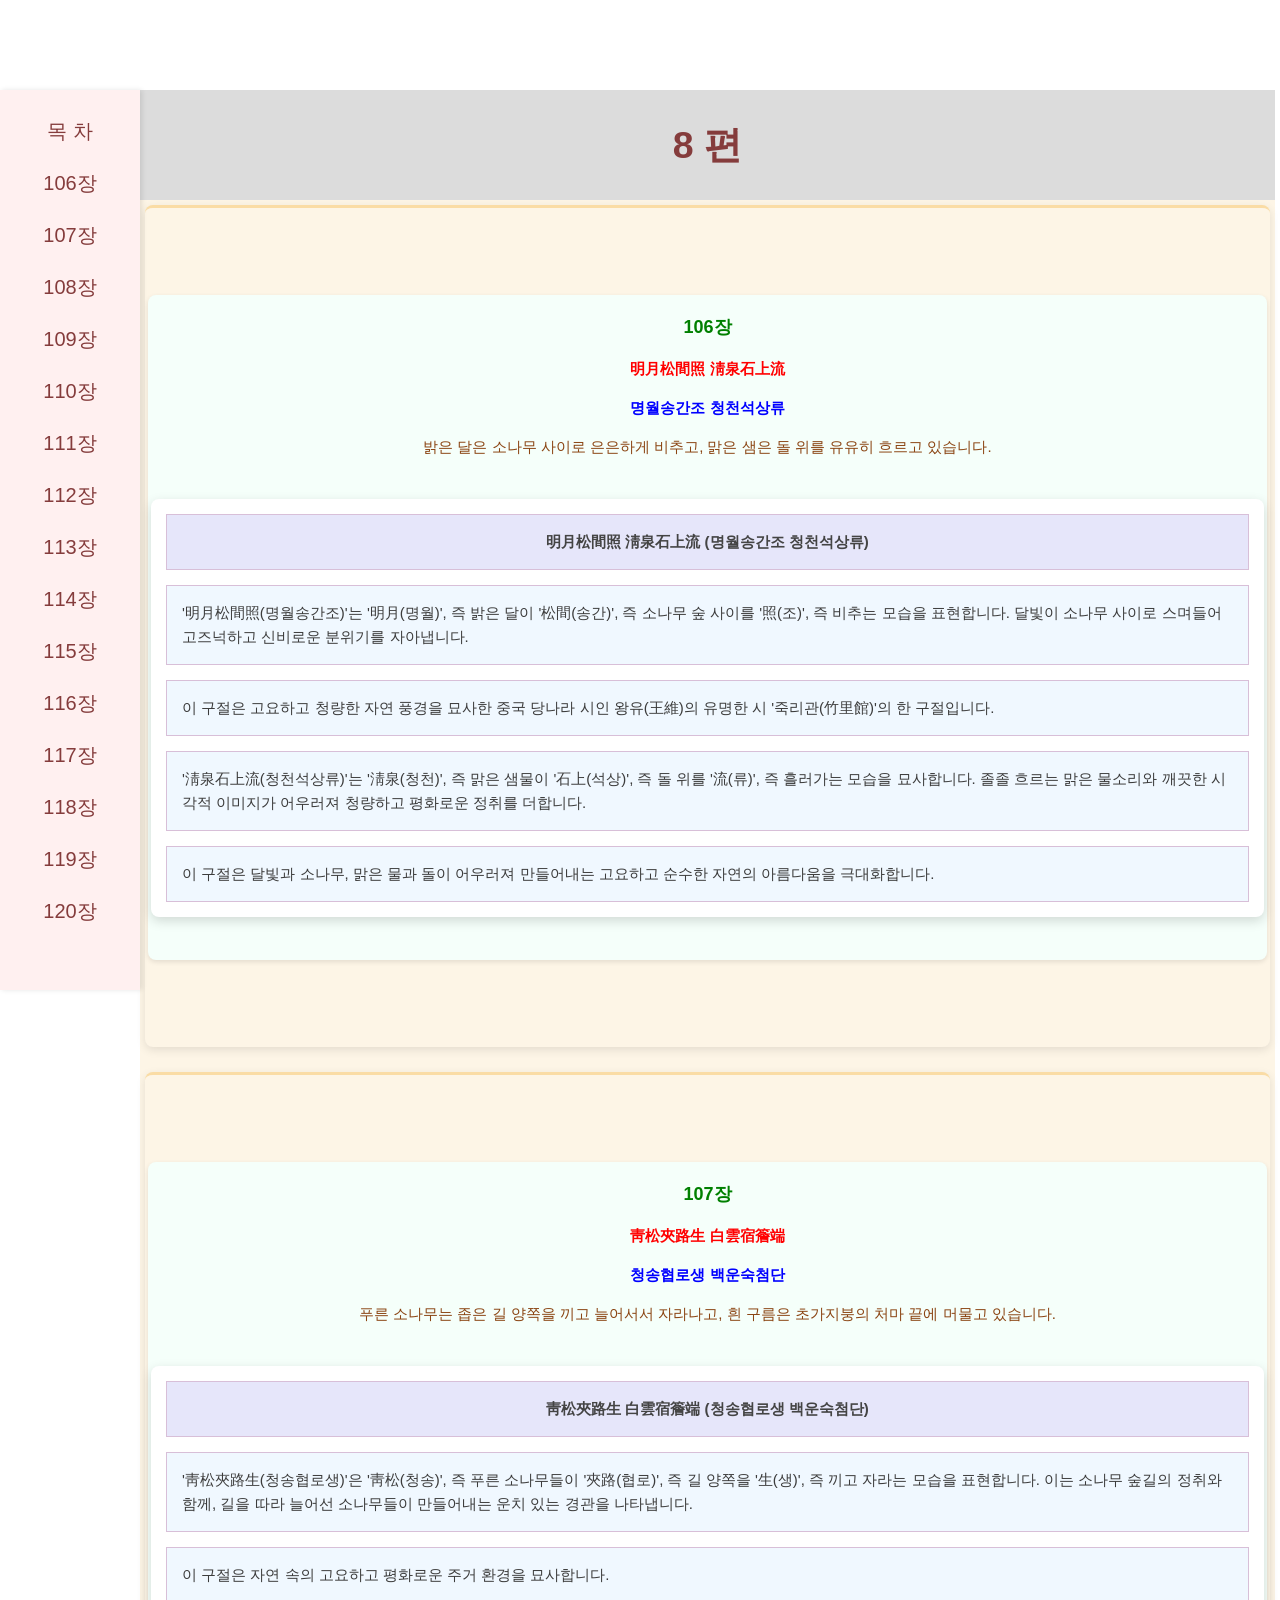
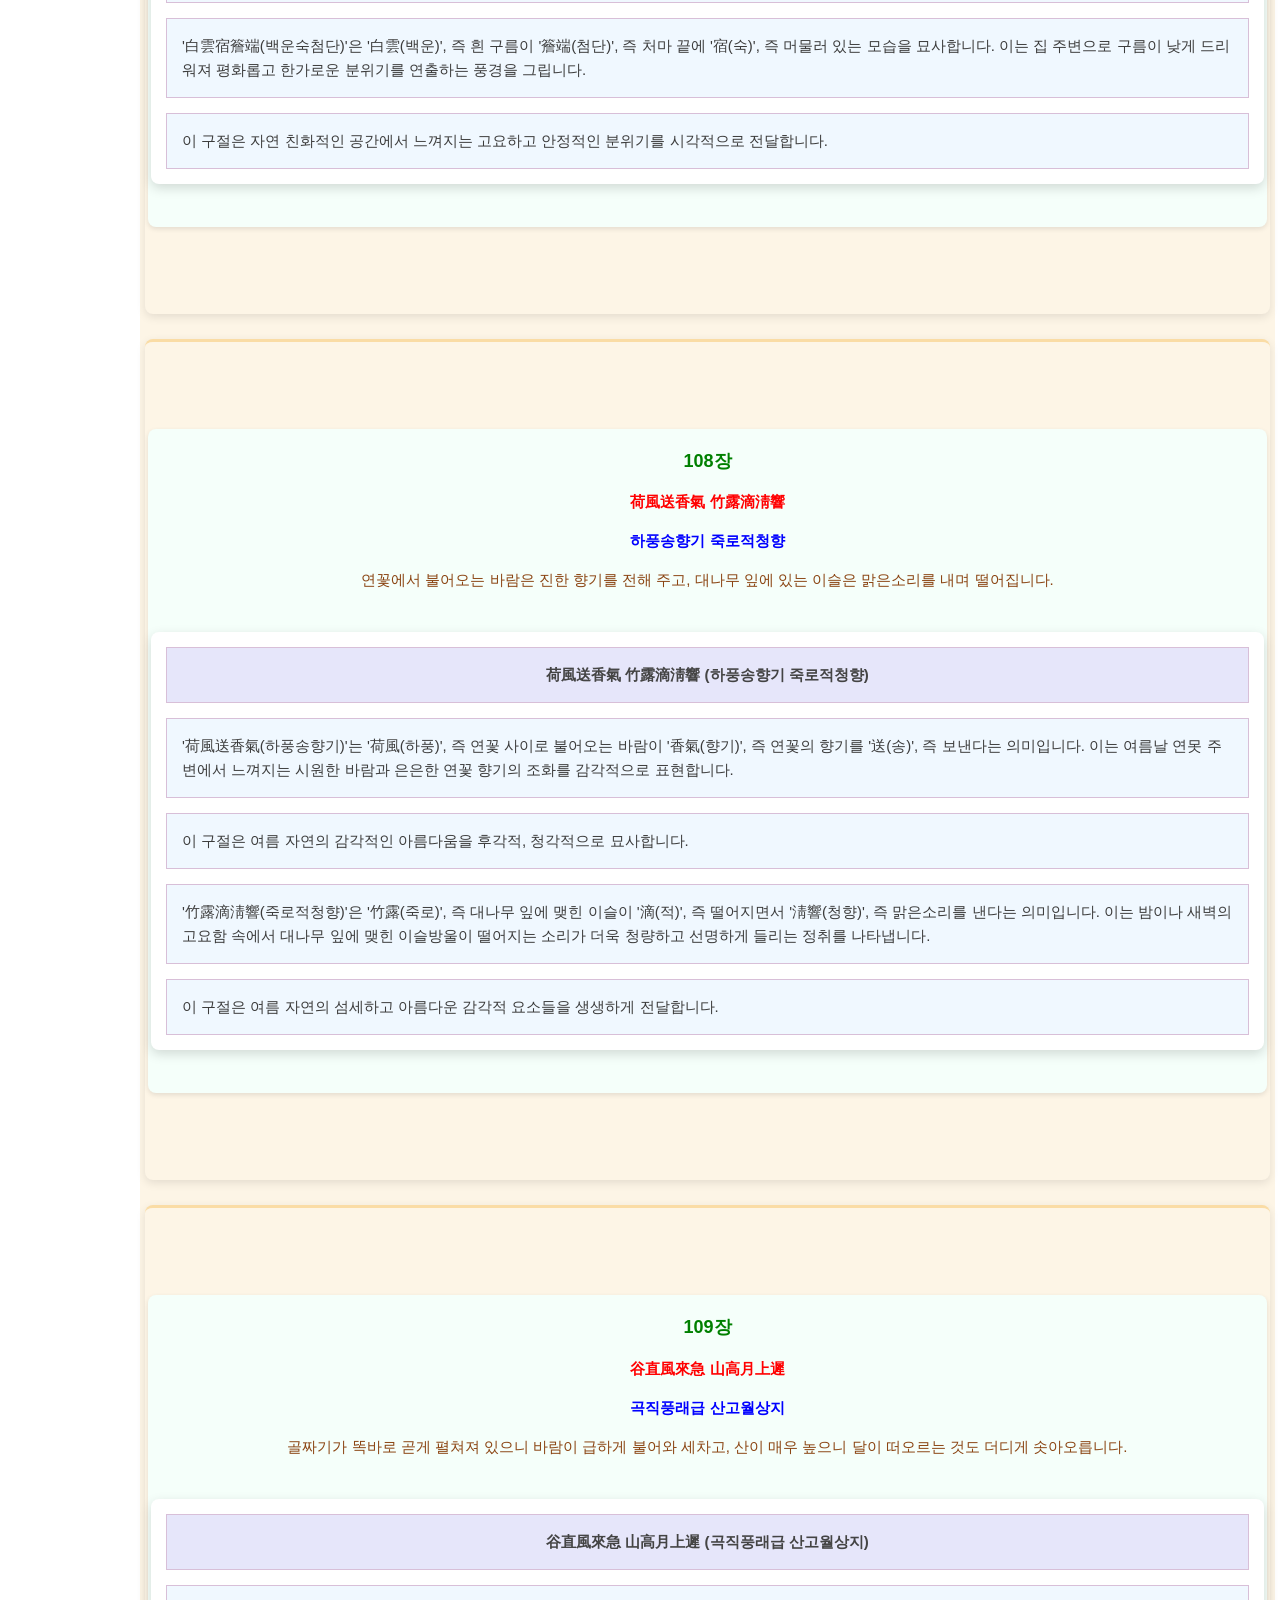
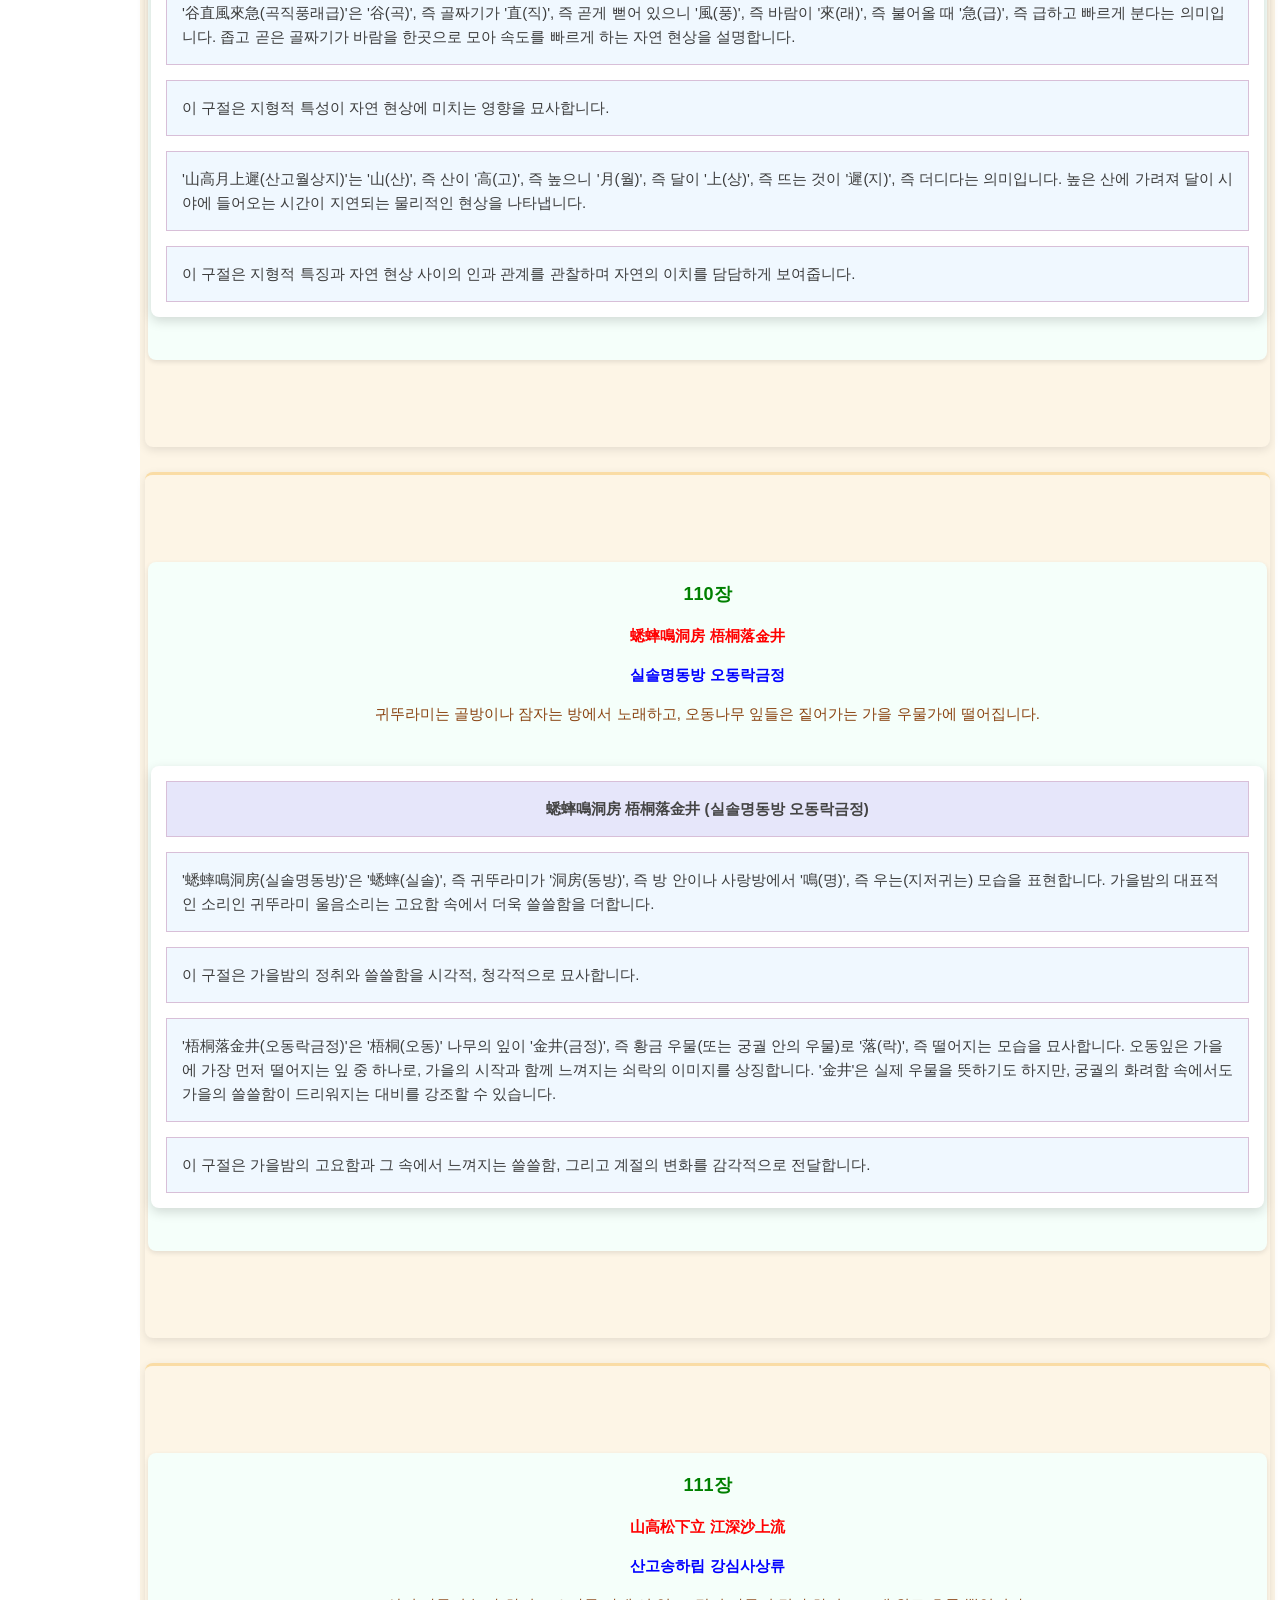
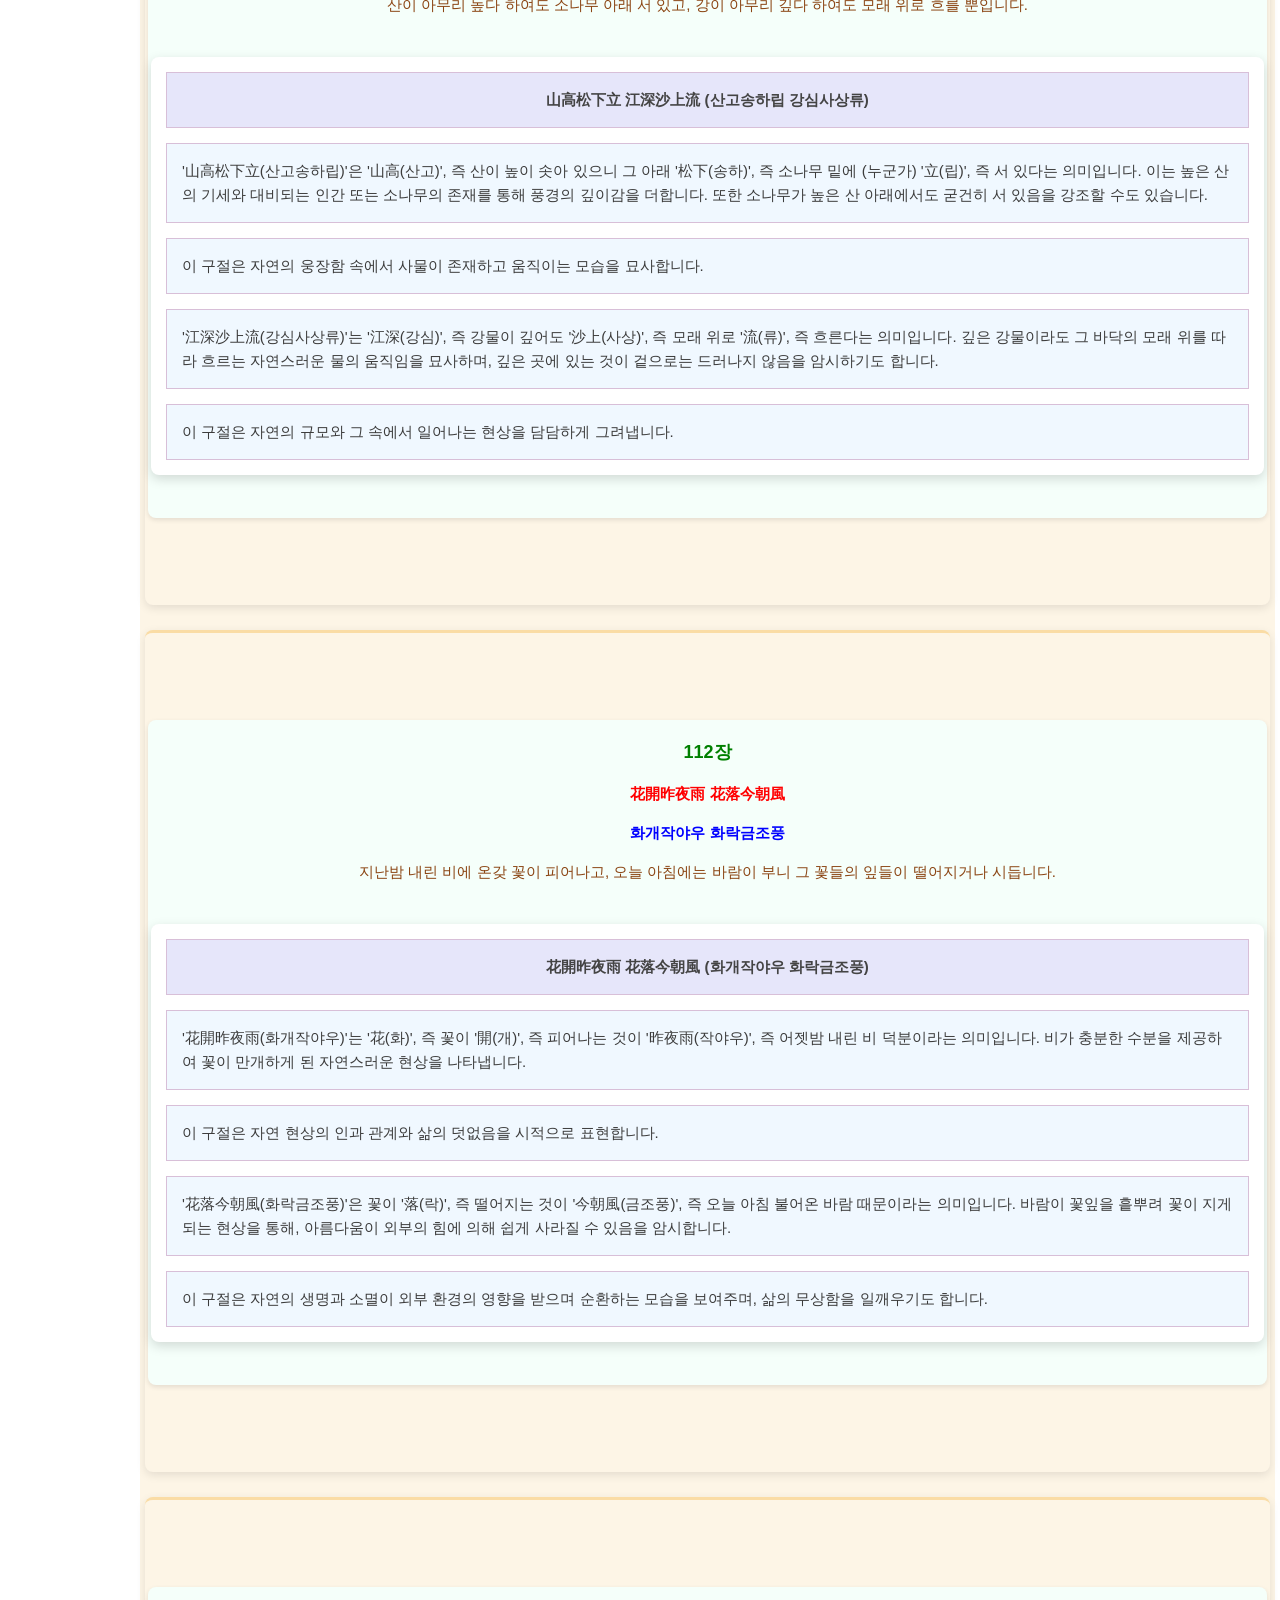
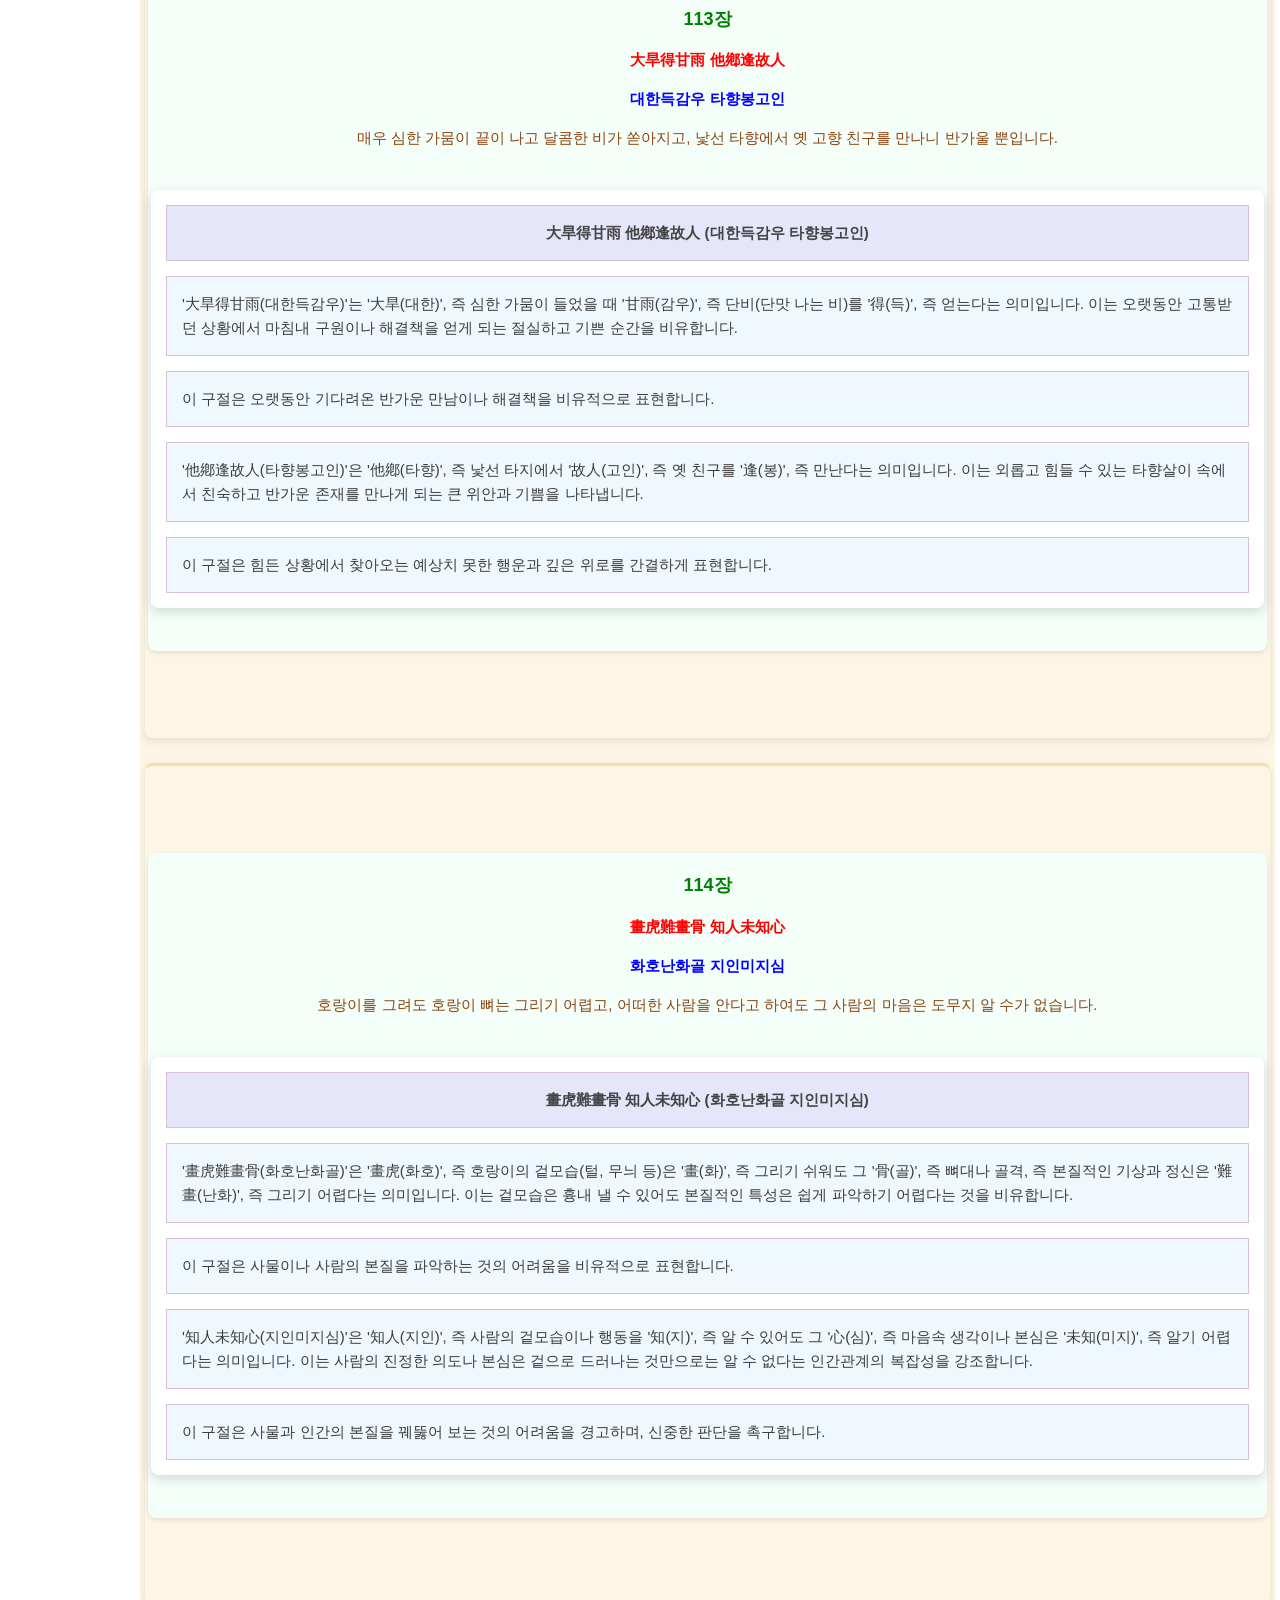
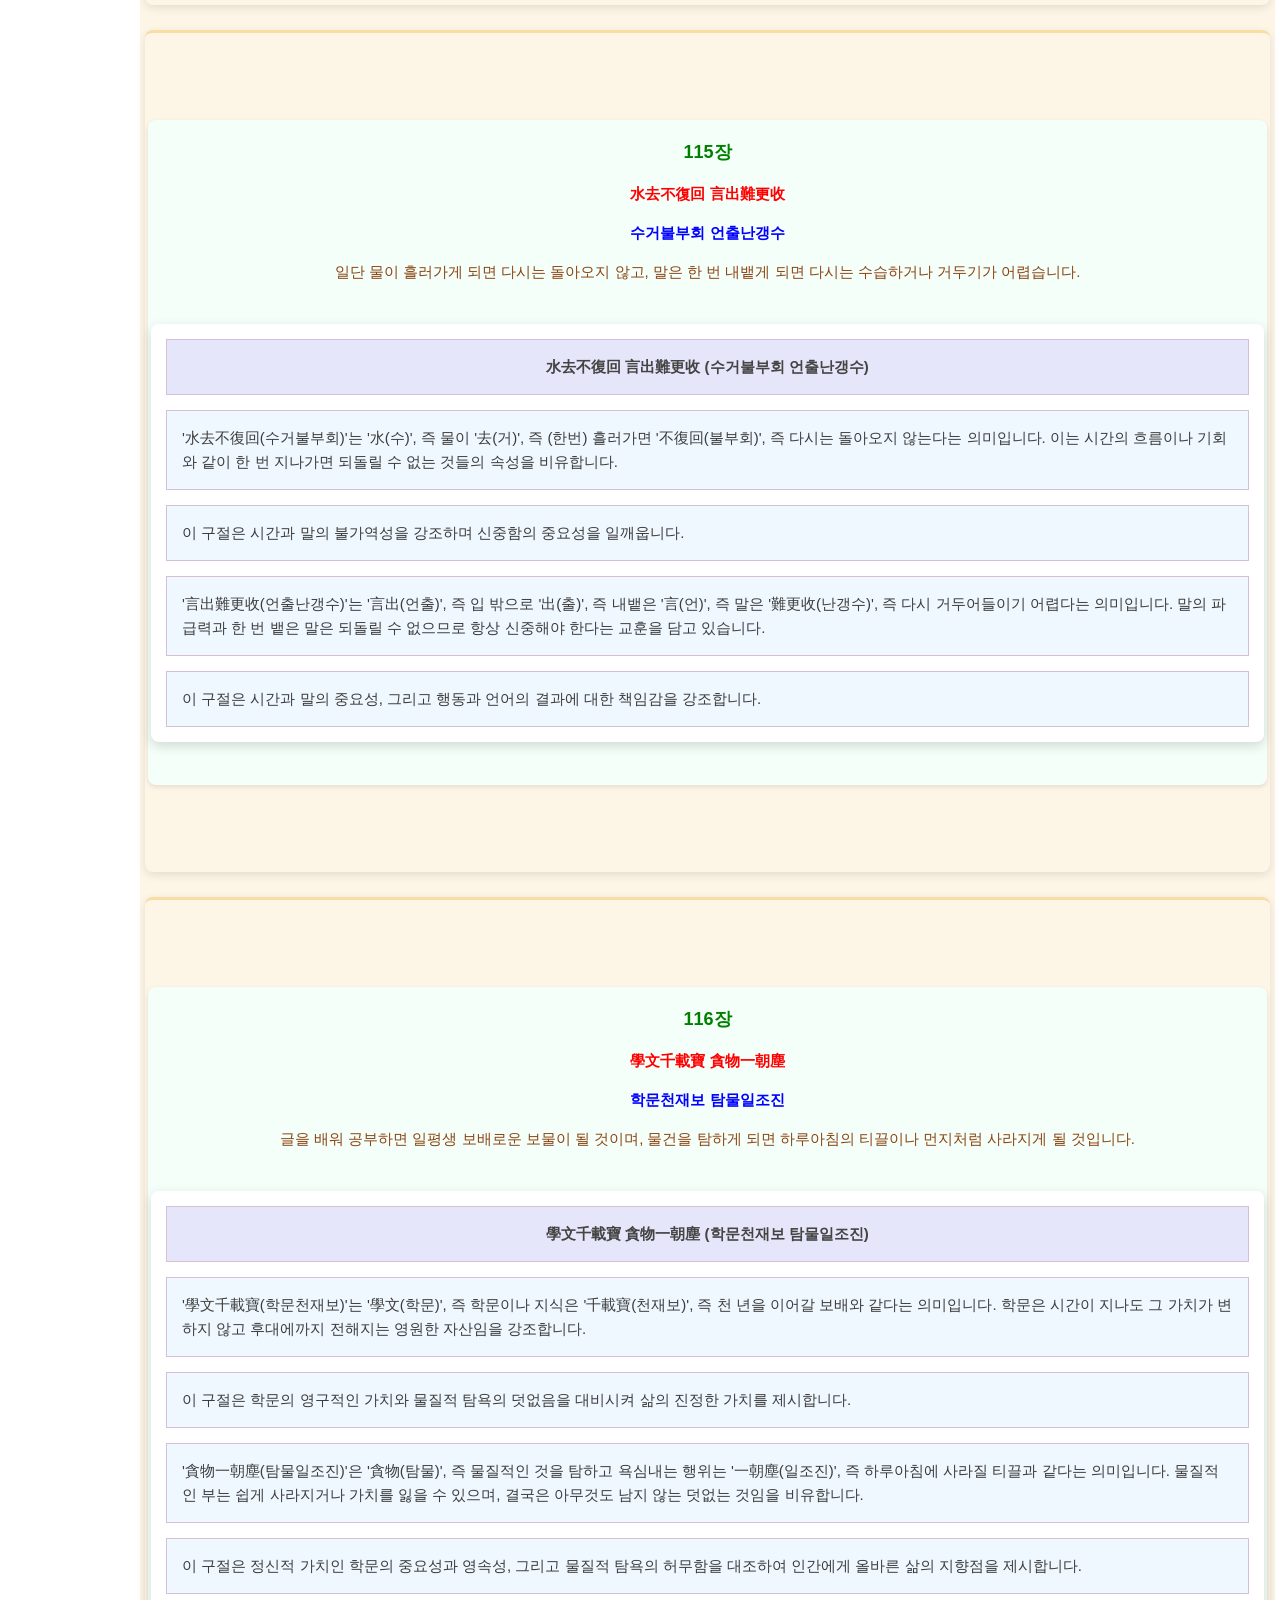
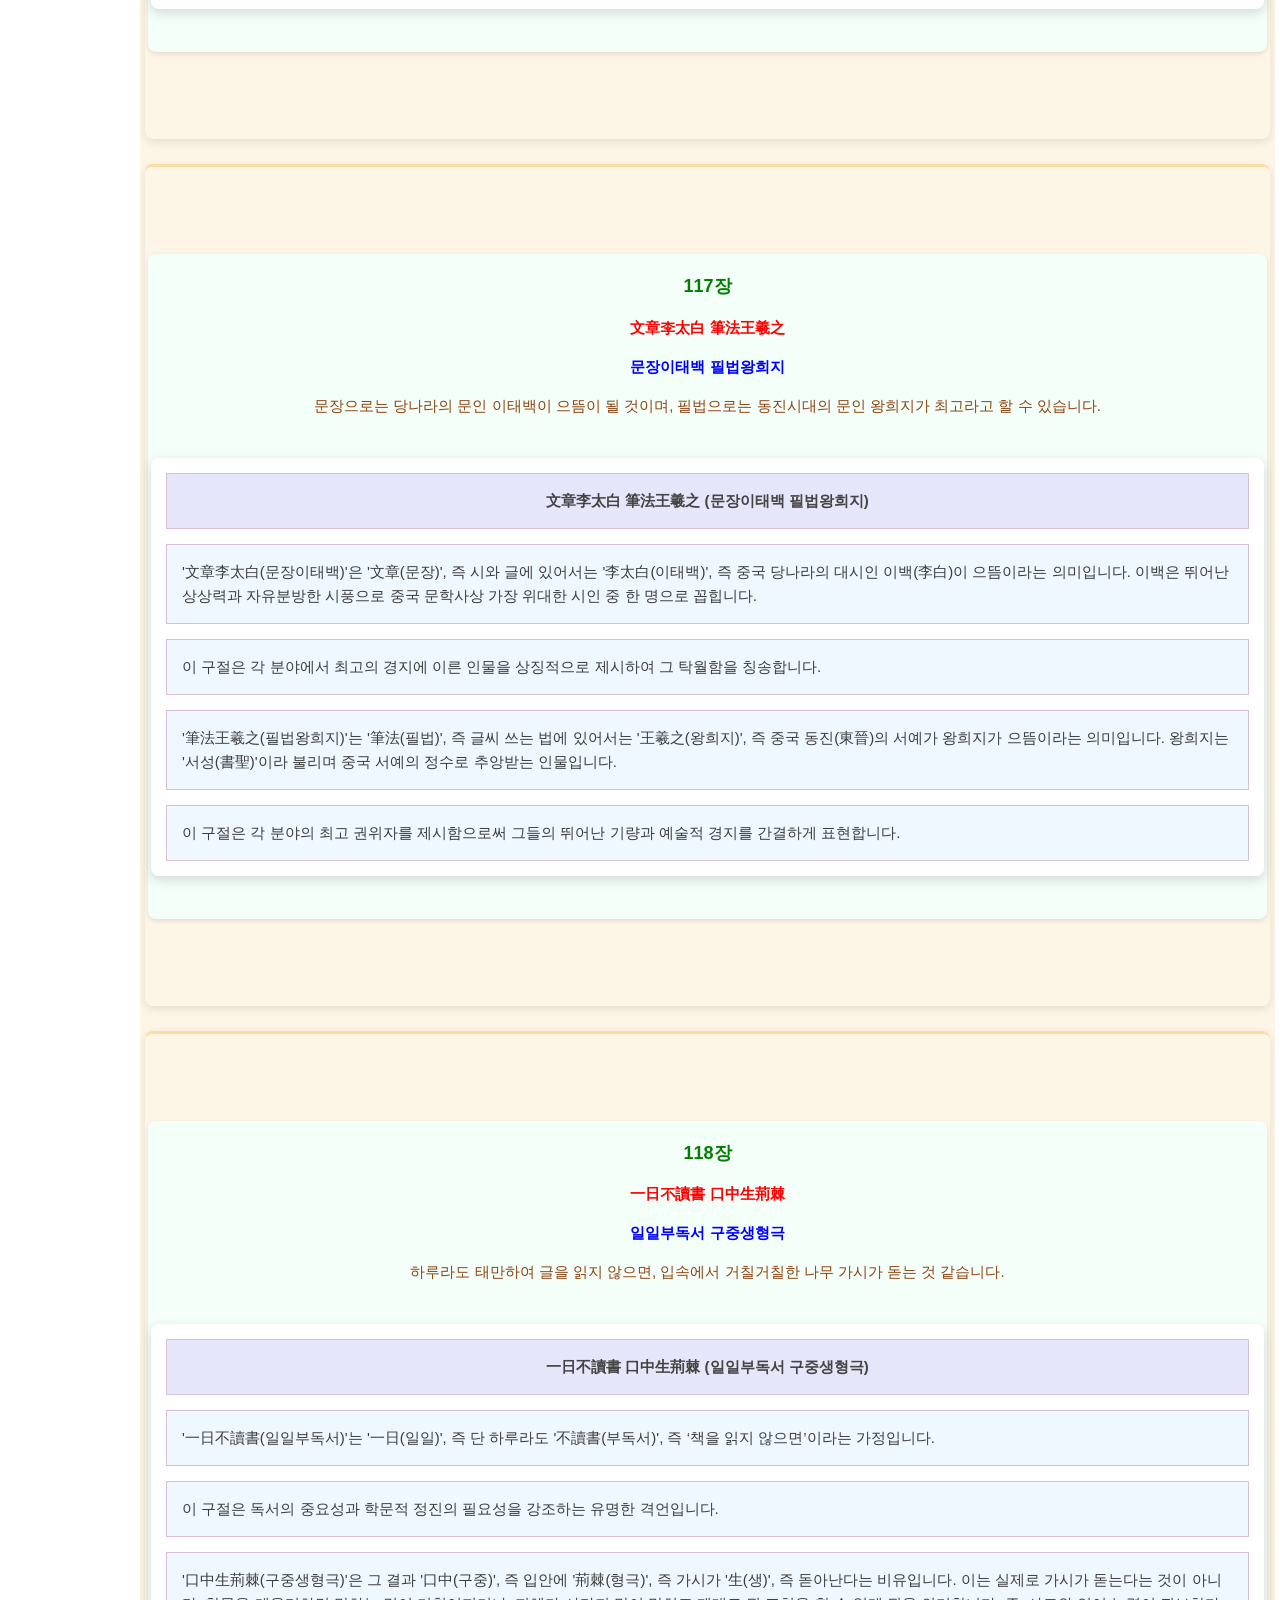
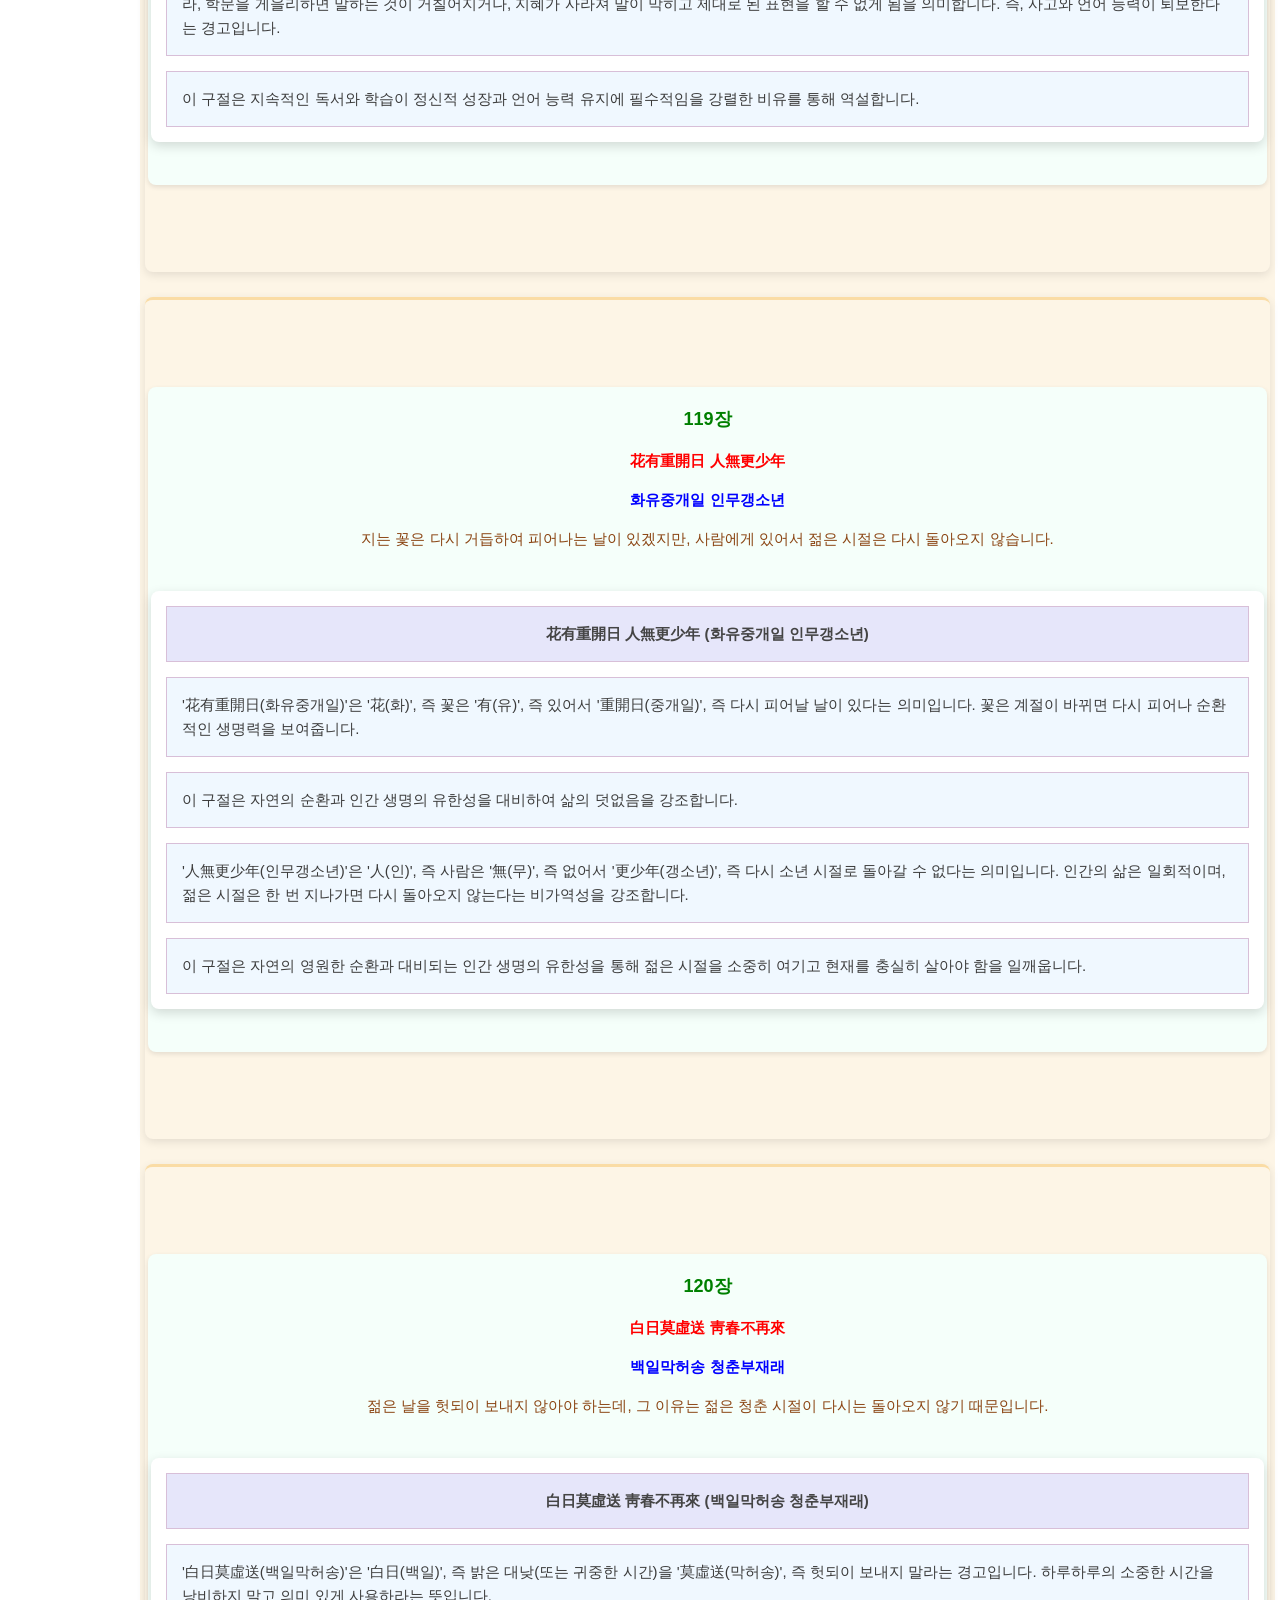
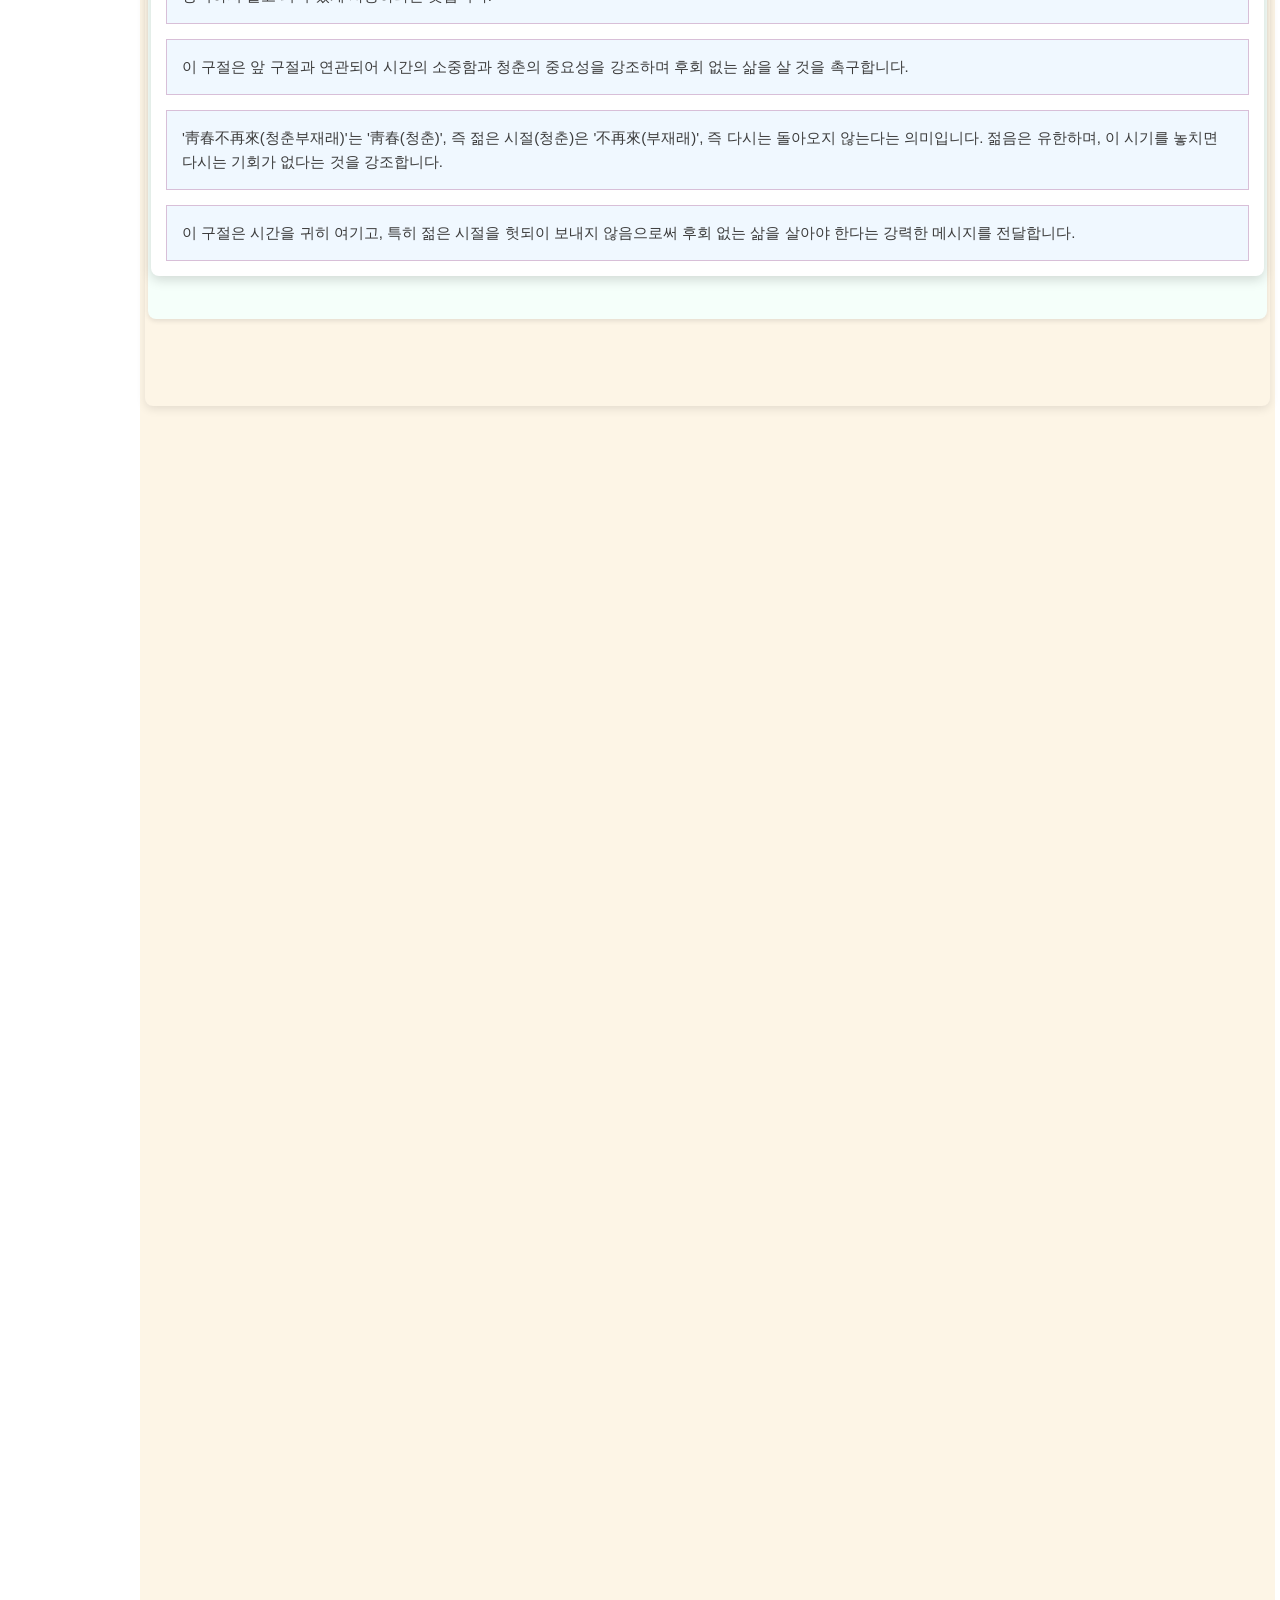
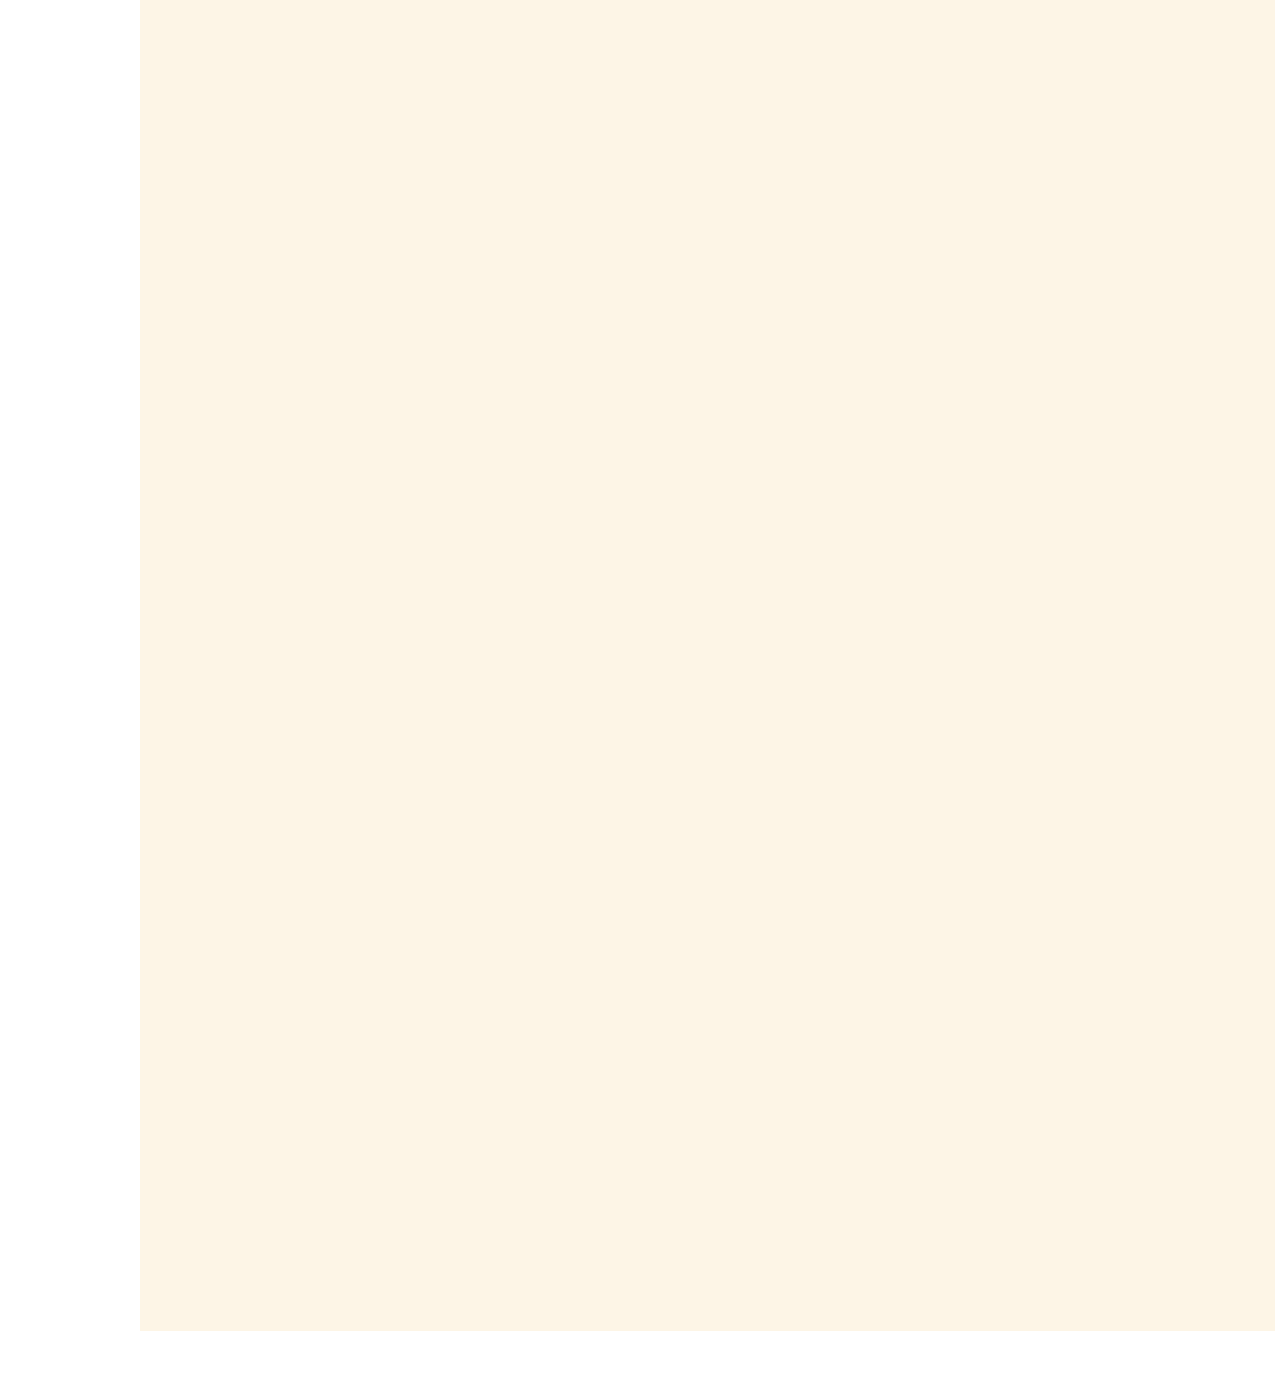
<file: contents-8.html>
<!DOCTYPE html>
<html lang="ko">
<head>
    <meta charset="UTF-8">
    <meta name="viewport" content="width=device-width, initial-scale=1.0">
    <meta name="description" content="옛날 시인들이 쓴 유명한 시 가운데서 학생들이 본받을 만한 좋은 구절만을 뽑아놓은 작자 미상의 한자교재">
    <!-- Google tag (gtag.js) -->
    <script async src="https://www.googletagmanager.com/gtag/js?id=G-24K3BL5ZW8"></script>
    <script>
        window.dataLayer = window.dataLayer || [];
        function gtag(){dataLayer.push(arguments);}
        gtag('js', new Date());

        gtag('config', 'G-24K3BL5ZW8');
    </script>
    <title>추구집 8편 - 각 구절이 5언 절구로 이루어진 한자교재(원문ㆍ전문ㆍ해설ㆍ뜻풀이)</title>
    <link rel="stylesheet" href="style.css" />
</head>
<body>
  <div class="sidenav">
    <a href="index.html">목 차</a>
    <nav>
      <a href="#section106">106장</a>
      <a href="#section107">107장</a>
      <a href="#section108">108장</a>
      <a href="#section109">109장</a>
      <a href="#section110">110장</a>
      <a href="#section111">111장</a>
      <a href="#section112">112장</a>
      <a href="#section113">113장</a>
      <a href="#section114">114장</a>
      <a href="#section115">115장</a>
      <a href="#section116">116장</a>
      <a href="#section117">117장</a>
      <a href="#section118">118장</a>
      <a href="#section119">119장</a>
      <a href="#section120">120장</a>
    </nav>
  </div>
  
  <div class="main">

    <button onclick="topFunction()" id="myBtn" title="Go to top">Top</button>

    <div style="background-color:#dcdcdc;color:#9E5A5A;padding:5px"><h1>8 편</h1></div>
    <div style="background-color:#FDF5E6;color:#3c3c3c;padding:5px 5px 2500px">
      
      <section id="section106">
          <div class="text_box">
            <p><span id="first" class="js">106장</span></p> 
            <div class="js">明月松間照 淸泉石上流</div> 
            <P><span>명월송간조 청천석상류</span></p>
            <p>밝은 달은 소나무 사이로 은은하게 비추고, 맑은 샘은 돌 위를 유유히 흐르고 있습니다.</p>
            <div2>
            <table>
              <thead>
                  <tr>
                    <th>明月松間照 淸泉石上流 (명월송간조 청천석상류)</th>
                  </tr>
              </thead>
              <tbody>
                  <tr>
                    <td>'明月松間照(명월송간조)'는 '明月(명월)', 즉 밝은 달이 '松間(송간)', 즉 소나무 숲 사이를 '照(조)', 즉 비추는 모습을 표현합니다. 달빛이 소나무 사이로 스며들어 고즈넉하고 신비로운 분위기를 자아냅니다.</td>
                  </tr>
                  <tr>
                    <td>이 구절은 고요하고 청량한 자연 풍경을 묘사한 중국 당나라 시인 왕유(王維)의 유명한 시 '죽리관(竹里館)'의 한 구절입니다.</td>
                  </tr>
                  <tr>
                    <td>'淸泉石上流(청천석상류)'는 '淸泉(청천)', 즉 맑은 샘물이 '石上(석상)', 즉 돌 위를 '流(류)', 즉 흘러가는 모습을 묘사합니다. 졸졸 흐르는 맑은 물소리와 깨끗한 시각적 이미지가 어우러져 청량하고 평화로운 정취를 더합니다.</td>
                  </tr>
                   <tr>
                    <td>이 구절은 달빛과 소나무, 맑은 물과 돌이 어우러져 만들어내는 고요하고 순수한 자연의 아름다움을 극대화합니다.</td>
                  </tr>
              </tbody>
            </table>   
            </div2>
          </div>
      </section>

      <section id="section107">
          <div class="text_box">
            <p><span id="first" class="js">107장</span></p> 
            <div class="js">靑松夾路生 白雲宿簷端</div> 
            <P><span>청송협로생 백운숙첨단</span></p>
            <p>푸른 소나무는 좁은 길 양쪽을 끼고 늘어서서 자라나고, 흰 구름은 초가지붕의 처마 끝에 머물고 있습니다.</p>
            <div2>
            <table>
              <thead>
                  <tr>
                    <th>靑松夾路生 白雲宿簷端 (청송협로생 백운숙첨단)</th>
                  </tr>
              </thead>
              <tbody>
                  <tr>
                    <td>'靑松夾路生(청송협로생)'은 '靑松(청송)', 즉 푸른 소나무들이 '夾路(협로)', 즉 길 양쪽을 '生(생)', 즉 끼고 자라는 모습을 표현합니다. 이는 소나무 숲길의 정취와 함께, 길을 따라 늘어선 소나무들이 만들어내는 운치 있는 경관을 나타냅니다.</td>
                  </tr>
                  <tr>
                    <td>이 구절은 자연 속의 고요하고 평화로운 주거 환경을 묘사합니다.</td>
                  </tr>
                  <tr>
                    <td>'白雲宿簷端(백운숙첨단)'은 '白雲(백운)', 즉 흰 구름이 '簷端(첨단)', 즉 처마 끝에 '宿(숙)', 즉 머물러 있는 모습을 묘사합니다. 이는 집 주변으로 구름이 낮게 드리워져 평화롭고 한가로운 분위기를 연출하는 풍경을 그립니다.</td>
                  </tr>
                   <tr>
                    <td>이 구절은 자연 친화적인 공간에서 느껴지는 고요하고 안정적인 분위기를 시각적으로 전달합니다.</td>
                  </tr>
              </tbody>
            </table>   
            </div2>
          </div>
      </section>

      <section id="section108">
          <div class="text_box">
            <p><span id="first" class="js">108장</span></p> 
            <div class="js">荷風送香氣 竹露滴淸響</div> 
            <P><span>하풍송향기 죽로적청향</span></p>
            <p>연꽃에서 불어오는 바람은 진한 향기를 전해 주고, 대나무 잎에 있는 이슬은 맑은소리를 내며 떨어집니다.</p>
            <div2>
            <table>
              <thead>
                  <tr>
                    <th>荷風送香氣 竹露滴淸響 (하풍송향기 죽로적청향)</th>
                  </tr>
              </thead>
              <tbody>
                  <tr>
                    <td>'荷風送香氣(하풍송향기)'는 '荷風(하풍)', 즉 연꽃 사이로 불어오는 바람이 '香氣(향기)', 즉 연꽃의 향기를 '送(송)', 즉 보낸다는 의미입니다. 이는 여름날 연못 주변에서 느껴지는 시원한 바람과 은은한 연꽃 향기의 조화를 감각적으로 표현합니다.</td>
                  </tr>
                  <tr>
                    <td>이 구절은 여름 자연의 감각적인 아름다움을 후각적, 청각적으로 묘사합니다.</td>
                  </tr>
                  <tr>
                    <td>'竹露滴淸響(죽로적청향)'은 '竹露(죽로)', 즉 대나무 잎에 맺힌 이슬이 '滴(적)', 즉 떨어지면서 '淸響(청향)', 즉 맑은소리를 낸다는 의미입니다. 이는 밤이나 새벽의 고요함 속에서 대나무 잎에 맺힌 이슬방울이 떨어지는 소리가 더욱 청량하고 선명하게 들리는 정취를 나타냅니다.</td>
                  </tr>
                   <tr>
                    <td>이 구절은 여름 자연의 섬세하고 아름다운 감각적 요소들을 생생하게 전달합니다.</td>
                  </tr>
              </tbody>
            </table>   
            </div2>
          </div>
      </section>

      <section id="section109">
          <div class="text_box">
            <p><span id="first" class="js">109장</span></p> 
            <div class="js">谷直風來急 山高月上遲</div> 
            <P><span>곡직풍래급 산고월상지</span></p>
            <p>골짜기가 똑바로 곧게 펼쳐져 있으니 바람이 급하게 불어와 세차고, 산이 매우 높으니 달이 떠오르는 것도 더디게 솟아오릅니다.</p>
            <div2>
            <table>
              <thead>
                  <tr>
                    <th>谷直風來急 山高月上遲 (곡직풍래급 산고월상지)</th>
                  </tr>
              </thead>
              <tbody>
                  <tr>
                    <td>'谷直風來急(곡직풍래급)'은 '谷(곡)', 즉 골짜기가 '直(직)', 즉 곧게 뻗어 있으니 '風(풍)', 즉 바람이 '來(래)', 즉 불어올 때 '急(급)', 즉 급하고 빠르게 분다는 의미입니다. 좁고 곧은 골짜기가 바람을 한곳으로 모아 속도를 빠르게 하는 자연 현상을 설명합니다.</td>
                  </tr>
                  <tr>
                    <td>이 구절은 지형적 특성이 자연 현상에 미치는 영향을 묘사합니다.</td>
                  </tr>
                  <tr>
                    <td>'山高月上遲(산고월상지)'는 '山(산)', 즉 산이 '高(고)', 즉 높으니 '月(월)', 즉 달이 '上(상)', 즉 뜨는 것이 '遲(지)', 즉 더디다는 의미입니다. 높은 산에 가려져 달이 시야에 들어오는 시간이 지연되는 물리적인 현상을 나타냅니다.</td>
                  </tr>
                   <tr>
                    <td>이 구절은 지형적 특징과 자연 현상 사이의 인과 관계를 관찰하며 자연의 이치를 담담하게 보여줍니다.</td>
                  </tr>
              </tbody>
            </table>   
            </div2>
          </div>
      </section>
      
      <section id="section110">
          <div class="text_box">
            <p><span id="first" class="js">110장</span></p> 
            <div class="js">蟋蟀鳴洞房 梧桐落金井</div> 
            <P><span>실솔명동방 오동락금정</span></p>
            <p>귀뚜라미는 골방이나 잠자는 방에서 노래하고, 오동나무 잎들은 짙어가는 가을 우물가에 떨어집니다.</p>
            <div2>
            <table>
              <thead>
                  <tr>
                    <th>蟋蟀鳴洞房 梧桐落金井 (실솔명동방 오동락금정)</th>
                  </tr>
              </thead>
              <tbody>
                  <tr>
                    <td>'蟋蟀鳴洞房(실솔명동방)'은 '蟋蟀(실솔)', 즉 귀뚜라미가 '洞房(동방)', 즉 방 안이나 사랑방에서 '鳴(명)', 즉 우는(지저귀는) 모습을 표현합니다. 가을밤의 대표적인 소리인 귀뚜라미 울음소리는 고요함 속에서 더욱 쓸쓸함을 더합니다.</td>
                  </tr>
                  <tr>
                    <td>이 구절은 가을밤의 정취와 쓸쓸함을 시각적, 청각적으로 묘사합니다.</td>
                  </tr>
                  <tr>
                    <td>'梧桐落金井(오동락금정)'은 '梧桐(오동)' 나무의 잎이 '金井(금정)', 즉 황금 우물(또는 궁궐 안의 우물)로 '落(락)', 즉 떨어지는 모습을 묘사합니다. 오동잎은 가을에 가장 먼저 떨어지는 잎 중 하나로, 가을의 시작과 함께 느껴지는 쇠락의 이미지를 상징합니다. '金井'은 실제 우물을 뜻하기도 하지만, 궁궐의 화려함 속에서도 가을의 쓸쓸함이 드리워지는 대비를 강조할 수 있습니다.</td>
                  </tr>
                   <tr>
                    <td>이 구절은 가을밤의 고요함과 그 속에서 느껴지는 쓸쓸함, 그리고 계절의 변화를 감각적으로 전달합니다.</td>
                  </tr>
              </tbody>
            </table>   
            </div2>
          </div>
      </section>

      <section id="section111">
          <div class="text_box">
            <p><span id="first" class="js">111장</span></p> 
            <div class="js">山高松下立 江深沙上流</div> 
            <P><span>산고송하립 강심사상류</span></p>
            <p>산이 아무리 높다 하여도 소나무 아래 서 있고, 강이 아무리 깊다 하여도 모래 위로 흐를 뿐입니다.</p>
            <div2>
            <table>
              <thead>
                  <tr>
                    <th>山高松下立 江深沙上流 (산고송하립 강심사상류)</th>
                  </tr>
              </thead>
              <tbody>
                  <tr>
                    <td>'山高松下立(산고송하립)'은 '山高(산고)', 즉 산이 높이 솟아 있으니 그 아래 '松下(송하)', 즉 소나무 밑에 (누군가) '立(립)', 즉 서 있다는 의미입니다. 이는 높은 산의 기세와 대비되는 인간 또는 소나무의 존재를 통해 풍경의 깊이감을 더합니다. 또한 소나무가 높은 산 아래에서도 굳건히 서 있음을 강조할 수도 있습니다.</td>
                  </tr>
                  <tr>
                    <td>이 구절은 자연의 웅장함 속에서 사물이 존재하고 움직이는 모습을 묘사합니다.</td>
                  </tr>
                  <tr>
                    <td>'江深沙上流(강심사상류)'는 '江深(강심)', 즉 강물이 깊어도 '沙上(사상)', 즉 모래 위로 '流(류)', 즉 흐른다는 의미입니다. 깊은 강물이라도 그 바닥의 모래 위를 따라 흐르는 자연스러운 물의 움직임을 묘사하며, 깊은 곳에 있는 것이 겉으로는 드러나지 않음을 암시하기도 합니다.</td>
                  </tr>
                   <tr>
                    <td>이 구절은 자연의 규모와 그 속에서 일어나는 현상을 담담하게 그려냅니다.</td>
                  </tr>
              </tbody>
            </table>   
            </div2>
          </div>
      </section>

      <section id="section112">
          <div class="text_box">
            <p><span id="first" class="js">112장</span></p> 
            <div class="js">花開昨夜雨 花落今朝風</div> 
            <P><span>화개작야우 화락금조풍</span></p>
            <p>지난밤 내린 비에 온갖 꽃이 피어나고, 오늘 아침에는 바람이 부니 그 꽃들의 잎들이 떨어지거나 시듭니다.</p>
            <div2>
            <table>
              <thead>
                  <tr>
                    <th>花開昨夜雨 花落今朝風 (화개작야우 화락금조풍)</th>
                  </tr>
              </thead>
              <tbody>
                  <tr>
                    <td>'花開昨夜雨(화개작야우)'는 '花(화)', 즉 꽃이 '開(개)', 즉 피어나는 것이 '昨夜雨(작야우)', 즉 어젯밤 내린 비 덕분이라는 의미입니다. 비가 충분한 수분을 제공하여 꽃이 만개하게 된 자연스러운 현상을 나타냅니다.</td>
                  </tr>
                  <tr>
                    <td>이 구절은 자연 현상의 인과 관계와 삶의 덧없음을 시적으로 표현합니다.</td>
                  </tr>
                  <tr>
                    <td>'花落今朝風(화락금조풍)'은 꽃이 '落(락)', 즉 떨어지는 것이 '今朝風(금조풍)', 즉 오늘 아침 불어온 바람 때문이라는 의미입니다. 바람이 꽃잎을 흩뿌려 꽃이 지게 되는 현상을 통해, 아름다움이 외부의 힘에 의해 쉽게 사라질 수 있음을 암시합니다.</td>
                  </tr>
                   <tr>
                    <td>이 구절은 자연의 생명과 소멸이 외부 환경의 영향을 받으며 순환하는 모습을 보여주며, 삶의 무상함을 일깨우기도 합니다.</td>
                  </tr>
              </tbody>
            </table>   
            </div2>
          </div>
      </section>

      <section id="section113">
          <div class="text_box">
            <p><span id="first" class="js">113장</span></p> 
            <div class="js">大旱得甘雨 他鄕逢故人</div> 
            <P><span>대한득감우 타향봉고인</span></p>
            <p>매우 심한 가뭄이 끝이 나고 달콤한 비가 쏟아지고, 낯선 타향에서 옛 고향 친구를 만나니 반가울 뿐입니다.</p>
            <div2>
            <table>
              <thead>
                  <tr>
                    <th>大旱得甘雨 他鄕逢故人 (대한득감우 타향봉고인)</th>
                  </tr>
              </thead>
              <tbody>
                  <tr>
                    <td>'大旱得甘雨(대한득감우)'는 '大旱(대한)', 즉 심한 가뭄이 들었을 때 '甘雨(감우)', 즉 단비(단맛 나는 비)를 '得(득)', 즉 얻는다는 의미입니다. 이는 오랫동안 고통받던 상황에서 마침내 구원이나 해결책을 얻게 되는 절실하고 기쁜 순간을 비유합니다.</td>
                  </tr>
                  <tr>
                    <td>이 구절은 오랫동안 기다려온 반가운 만남이나 해결책을 비유적으로 표현합니다.</td>
                  </tr>
                  <tr>
                    <td>'他鄕逢故人(타향봉고인)'은 '他鄕(타향)', 즉 낯선 타지에서 '故人(고인)', 즉 옛 친구를 '逢(봉)', 즉 만난다는 의미입니다. 이는 외롭고 힘들 수 있는 타향살이 속에서 친숙하고 반가운 존재를 만나게 되는 큰 위안과 기쁨을 나타냅니다.</td>
                  </tr>
                   <tr>
                    <td>이 구절은 힘든 상황에서 찾아오는 예상치 못한 행운과 깊은 위로를 간결하게 표현합니다.</td>
                  </tr>
              </tbody>
            </table>   
            </div2>
          </div>
      </section>

      <section id="section114">
          <div class="text_box">
            <p><span id="first" class="js">114장</span></p> 
            <div class="js">畫虎難畫骨 知人未知心</div> 
            <P><span>화호난화골 지인미지심</span></p>
            <p>호랑이를 그려도 호랑이 뼈는 그리기 어렵고, 어떠한 사람을 안다고 하여도 그 사람의 마음은 도무지 알 수가 없습니다.</p>
            <div2>
            <table>
              <thead>
                  <tr>
                    <th>畫虎難畫骨 知人未知心 (화호난화골 지인미지심)</th>
                  </tr>
              </thead>
              <tbody>
                  <tr>
                    <td>'畫虎難畫骨(화호난화골)'은 '畫虎(화호)', 즉 호랑이의 겉모습(털, 무늬 등)은 '畫(화)', 즉 그리기 쉬워도 그 '骨(골)', 즉 뼈대나 골격, 즉 본질적인 기상과 정신은 '難畫(난화)', 즉 그리기 어렵다는 의미입니다. 이는 겉모습은 흉내 낼 수 있어도 본질적인 특성은 쉽게 파악하기 어렵다는 것을 비유합니다.</td>
                  </tr>
                  <tr>
                    <td>이 구절은 사물이나 사람의 본질을 파악하는 것의 어려움을 비유적으로 표현합니다.</td>
                  </tr>
                  <tr>
                    <td>'知人未知心(지인미지심)'은 '知人(지인)', 즉 사람의 겉모습이나 행동을 '知(지)', 즉 알 수 있어도 그 '心(심)', 즉 마음속 생각이나 본심은 '未知(미지)', 즉 알기 어렵다는 의미입니다. 이는 사람의 진정한 의도나 본심은 겉으로 드러나는 것만으로는 알 수 없다는 인간관계의 복잡성을 강조합니다.</td>
                  </tr>
                   <tr>
                    <td>이 구절은 사물과 인간의 본질을 꿰뚫어 보는 것의 어려움을 경고하며, 신중한 판단을 촉구합니다.</td>
                  </tr>
              </tbody>
            </table>   
            </div2>
          </div>
      </section>

      <section id="section115">
          <div class="text_box">
            <p><span id="first" class="js">115장</span></p> 
            <div class="js">水去不復回 言出難更收</div> 
            <P><span>수거불부회 언출난갱수</span></p>
            <p>일단 물이 흘러가게 되면 다시는 돌아오지 않고, 말은 한 번 내뱉게 되면 다시는 수습하거나 거두기가 어렵습니다.</p>
            <div2>
            <table>
              <thead>
                  <tr>
                    <th>水去不復回 言出難更收 (수거불부회 언출난갱수)</th>
                  </tr>
              </thead>
              <tbody>
                  <tr>
                    <td>'水去不復回(수거불부회)'는 '水(수)', 즉 물이 '去(거)', 즉 (한번) 흘러가면 '不復回(불부회)', 즉 다시는 돌아오지 않는다는 의미입니다. 이는 시간의 흐름이나 기회와 같이 한 번 지나가면 되돌릴 수 없는 것들의 속성을 비유합니다.</td>
                  </tr>
                  <tr>
                    <td>이 구절은 시간과 말의 불가역성을 강조하며 신중함의 중요성을 일깨웁니다.</td>
                  </tr>
                  <tr>
                    <td>'言出難更收(언출난갱수)'는 '言出(언출)', 즉 입 밖으로 '出(출)', 즉 내뱉은 '言(언)', 즉 말은 '難更收(난갱수)', 즉 다시 거두어들이기 어렵다는 의미입니다. 말의 파급력과 한 번 뱉은 말은 되돌릴 수 없으므로 항상 신중해야 한다는 교훈을 담고 있습니다.</td>
                  </tr>
                   <tr>
                    <td>이 구절은 시간과 말의 중요성, 그리고 행동과 언어의 결과에 대한 책임감을 강조합니다.</td>
                  </tr>
              </tbody>
            </table>   
            </div2>
          </div>
      </section>

      <section id="section116">
          <div class="text_box">
            <p><span id="first" class="js">116장</span></p> 
            <div class="js">學文千載寶 貪物一朝塵</div> 
            <P><span>학문천재보 탐물일조진</span></p>
            <p>글을 배워 공부하면 일평생 보배로운 보물이 될 것이며, 물건을 탐하게 되면 하루아침의 티끌이나 먼지처럼 사라지게 될 것입니다.</p>
            <div2>
            <table>
              <thead>
                  <tr>
                    <th>學文千載寶 貪物一朝塵 (학문천재보 탐물일조진)</th>
                  </tr>
              </thead>
              <tbody>
                  <tr>
                    <td>'學文千載寶(학문천재보)'는 '學文(학문)', 즉 학문이나 지식은 '千載寶(천재보)', 즉 천 년을 이어갈 보배와 같다는 의미입니다. 학문은 시간이 지나도 그 가치가 변하지 않고 후대에까지 전해지는 영원한 자산임을 강조합니다.</td>
                  </tr>
                  <tr>
                    <td>이 구절은 학문의 영구적인 가치와 물질적 탐욕의 덧없음을 대비시켜 삶의 진정한 가치를 제시합니다.</td>
                  </tr>
                  <tr>
                    <td>'貪物一朝塵(탐물일조진)'은 '貪物(탐물)', 즉 물질적인 것을 탐하고 욕심내는 행위는 '一朝塵(일조진)', 즉 하루아침에 사라질 티끌과 같다는 의미입니다. 물질적인 부는 쉽게 사라지거나 가치를 잃을 수 있으며, 결국은 아무것도 남지 않는 덧없는 것임을 비유합니다.</td>
                  </tr>
                   <tr>
                    <td>이 구절은 정신적 가치인 학문의 중요성과 영속성, 그리고 물질적 탐욕의 허무함을 대조하여 인간에게 올바른 삶의 지향점을 제시합니다.</td>
                  </tr>
              </tbody>
            </table>   
            </div2>
          </div>
      </section>

      <section id="section117">
          <div class="text_box">
            <p><span id="first" class="js">117장</span></p> 
            <div class="js">文章李太白 筆法王羲之</div> 
            <P><span>문장이태백 필법왕희지</span></p>
            <p>문장으로는 당나라의 문인 이태백이 으뜸이 될 것이며, 필법으로는 동진시대의 문인 왕희지가 최고라고 할 수 있습니다.</p>
            <div2>
            <table>
              <thead>
                  <tr>
                    <th>文章李太白 筆法王羲之 (문장이태백 필법왕희지)</th>
                  </tr>
              </thead>
              <tbody>
                  <tr>
                    <td>'文章李太白(문장이태백)'은 '文章(문장)', 즉 시와 글에 있어서는 '李太白(이태백)', 즉 중국 당나라의 대시인 이백(李白)이 으뜸이라는 의미입니다. 이백은 뛰어난 상상력과 자유분방한 시풍으로 중국 문학사상 가장 위대한 시인 중 한 명으로 꼽힙니다.</td>
                  </tr>
                  <tr>
                    <td>이 구절은 각 분야에서 최고의 경지에 이른 인물을 상징적으로 제시하여 그 탁월함을 칭송합니다.</td>
                  </tr>
                  <tr>
                    <td>'筆法王羲之(필법왕희지)'는 '筆法(필법)', 즉 글씨 쓰는 법에 있어서는 '王羲之(왕희지)', 즉 중국 동진(東晉)의 서예가 왕희지가 으뜸이라는 의미입니다. 왕희지는 '서성(書聖)'이라 불리며 중국 서예의 정수로 추앙받는 인물입니다.</td>
                  </tr>
                   <tr>
                    <td>이 구절은 각 분야의 최고 권위자를 제시함으로써 그들의 뛰어난 기량과 예술적 경지를 간결하게 표현합니다.</td>
                  </tr>
              </tbody>
            </table>   
            </div2>
          </div>
      </section>

      <section id="section118">
          <div class="text_box">
            <p><span id="first" class="js">118장</span></p> 
            <div class="js">一日不讀書 口中生荊棘</div> 
            <P><span>일일부독서 구중생형극</span></p>
            <p>하루라도 태만하여 글을 읽지 않으면, 입속에서 거칠거칠한 나무 가시가 돋는 것 같습니다.</p>
            <div2>
            <table>
              <thead>
                  <tr>
                    <th>一日不讀書 口中生荊棘 (일일부독서 구중생형극)</th>
                  </tr>
              </thead>
              <tbody>
                  <tr>
                    <td>'一日不讀書(일일부독서)'는 '一日(일일)', 즉 단 하루라도 '不讀書(부독서)', 즉 ‘책을 읽지 않으면’이라는 가정입니다. </td>
                  </tr>
                  <tr>
                    <td>이 구절은 독서의 중요성과 학문적 정진의 필요성을 강조하는 유명한 격언입니다.</td>
                  </tr>
                  <tr>
                    <td>'口中生荊棘(구중생형극)'은 그 결과 '口中(구중)', 즉 입안에 '荊棘(형극)', 즉 가시가 '生(생)', 즉 돋아난다는 비유입니다. 이는 실제로 가시가 돋는다는 것이 아니라, 학문을 게을리하면 말하는 것이 거칠어지거나, 지혜가 사라져 말이 막히고 제대로 된 표현을 할 수 없게 됨을 의미합니다. 즉, 사고와 언어 능력이 퇴보한다는 경고입니다.</td>
                  </tr>
                   <tr>
                    <td>이 구절은 지속적인 독서와 학습이 정신적 성장과 언어 능력 유지에 필수적임을 강렬한 비유를 통해 역설합니다.</td>
                  </tr>
              </tbody>
            </table>   
            </div2>
          </div>
      </section>

      <section id="section119">
          <div class="text_box">
            <p><span id="first" class="js">119장</span></p> 
            <div class="js">花有重開日 人無更少年</div> 
            <P><span>화유중개일 인무갱소년</span></p>
            <p>지는 꽃은 다시 거듭하여 피어나는 날이 있겠지만, 사람에게 있어서 젊은 시절은 다시 돌아오지 않습니다.</p>
            <div2>
            <table>
              <thead>
                  <tr>
                    <th>花有重開日 人無更少年 (화유중개일 인무갱소년)</th>
                  </tr>
              </thead>
              <tbody>
                  <tr>
                    <td>'花有重開日(화유중개일)'은 '花(화)', 즉 꽃은 '有(유)', 즉 있어서 '重開日(중개일)', 즉 다시 피어날 날이 있다는 의미입니다. 꽃은 계절이 바뀌면 다시 피어나 순환적인 생명력을 보여줍니다.</td>
                  </tr>
                  <tr>
                    <td>이 구절은 자연의 순환과 인간 생명의 유한성을 대비하여 삶의 덧없음을 강조합니다.</td>
                  </tr>
                  <tr>
                    <td>'人無更少年(인무갱소년)'은 '人(인)', 즉 사람은 '無(무)', 즉 없어서 '更少年(갱소년)', 즉 다시 소년 시절로 돌아갈 수 없다는 의미입니다. 인간의 삶은 일회적이며, 젊은 시절은 한 번 지나가면 다시 돌아오지 않는다는 비가역성을 강조합니다.</td>
                  </tr>
                   <tr>
                    <td>이 구절은 자연의 영원한 순환과 대비되는 인간 생명의 유한성을 통해 젊은 시절을 소중히 여기고 현재를 충실히 살아야 함을 일깨웁니다.</td>
                  </tr>
              </tbody>
            </table>   
            </div2>
          </div>
      </section>

      <section id="section120">
          <div class="text_box">
            <p><span id="first" class="js">120장</span></p> 
            <div class="js">白日莫虛送 靑春不再來</div> 
            <P><span>백일막허송 청춘부재래</span></p>
            <p>젊은 날을 헛되이 보내지 않아야 하는데, 그 이유는 젊은 청춘 시절이 다시는 돌아오지 않기 때문입니다.</p>
            <div2>
            <table>
              <thead>
                  <tr>
                    <th>白日莫虛送 靑春不再來 (백일막허송 청춘부재래)</th>
                  </tr>
              </thead>
              <tbody>
                  <tr>
                    <td>'白日莫虛送(백일막허송)'은 '白日(백일)', 즉 밝은 대낮(또는 귀중한 시간)을 '莫虛送(막허송)', 즉 헛되이 보내지 말라는 경고입니다. 하루하루의 소중한 시간을 낭비하지 말고 의미 있게 사용하라는 뜻입니다.</td>
                  </tr>
                  <tr>
                    <td>이 구절은 앞 구절과 연관되어 시간의 소중함과 청춘의 중요성을 강조하며 후회 없는 삶을 살 것을 촉구합니다.</td>
                  </tr>
                  <tr>
                    <td>'靑春不再來(청춘부재래)'는 '靑春(청춘)', 즉 젊은 시절(청춘)은 '不再來(부재래)', 즉 다시는 돌아오지 않는다는 의미입니다. 젊음은 유한하며, 이 시기를 놓치면 다시는 기회가 없다는 것을 강조합니다.</td>
                  </tr>
                   <tr>
                    <td>이 구절은 시간을 귀히 여기고, 특히 젊은 시절을 헛되이 보내지 않음으로써 후회 없는 삶을 살아야 한다는 강력한 메시지를 전달합니다.</td>
                  </tr>
              </tbody>
            </table>   
            </div2>
          </div>
      </section>
      
      <!-- <h2 style="text-align:center">훈 음 과 부 수</h2>
        
        <div class="slideshow-container">  
          <div class="mySlides1">
            <img src="Coding1.jpg" style="width:100%">
          </div>

          <div class="mySlides1">
            <img src="Coding2.jpg" style="width:100%">
          </div>

          <div class="mySlides1">
            <img src="Coding3.jpg" style="width:100%">
          </div>

          <div class="mySlides1">
            <img src="Coding4.jpg" style="width:100%">
          </div>

          <div class="mySlides1">
            <img src="Coding5.jpg" style="width:100%">
          </div>

          <a class="prev" onclick="plusSlides(-1, 0)">&#10094;</a>
          <a class="next" onclick="plusSlides(1, 0)">&#10095;</a>
          
          <p style="text-align:center;">훈 음</p>
        </div>
        <br><br>
        
        <div class="slideshow-container">
          <div class="mySlides2">
            <img src="Coding1.jpg" style="width:100%">
          </div>

          <div class="mySlides2">
            <img src="Coding2.jpg" style="width:100%">
          </div>

          <div class="mySlides2">
            <img src="Coding3.jpg" style="width:100%">
          </div>
          
          <div class="mySlides2">
            <img src="Coding4.jpg" style="width:100%">
          </div>

          <div class="mySlides2">
            <img src="Coding5.jpg" style="width:100%">
          </div>

          <a class="prev" onclick="plusSlides(-1, 1)">&#10094;</a>
          <a class="next" onclick="plusSlides(1, 1)">&#10095;</a>
          
          <p style="text-align:center;">부 수</p>
        </div>
        <br><br>
      </div> -->
    </div>
    <ins class="kakao_ad_area" style="display:none; position: fixed; top: 0px; left: 0%;"
      data-ad-unit = "DAN-TdB5oyo8t44il99J"
      data-ad-width = "728"
      data-ad-height = "90"
    >
    </ins>

  </div> 
  
    <script type="text/javascript" charset="utf-8" src="https://t1.daumcdn.net/kas/static/ba.min.js" async></script>
    <script src="JavaScript.js"></script> 
</body>
</html>
</file>
<file: style.css>
/* 글로벌 스타일 및 기본 설정 */
body {
    font-family: "Arial", "Helvetica", sans-serif; /* 기본 폰트 설정 */
    font-size: 15px; /* 기본 폰트 크기 */
    margin: 0px; /* body의 기본 마진 제거 */
    padding: 0px; /* 전체 콘텐츠에 대한 패딩 */
    line-height: 1.6; /* 텍스트 가독성을 위한 줄 간격 */
    color: #333; /* 기본 텍스트 색상 */
    -webkit-font-smoothing: antialiased; /* 폰트 안티앨리어싱 (렌더링 부드럽게) */
    -moz-osx-font-smoothing: grayscale;
}

h1 {
    color: #853C3C; /* 제목 색상 */
    text-align: center; /* 가운데 정렬 */
    margin-top: 20px; /* 상단 여백 */
    margin-bottom: 20px; /* 하단 여백 */
    font-size: 2.5em; /* 반응형을 고려한 상대적 크기 */
}

/* 사이드 네비게이션 바 */
.sidenav {
    height: 100%; /* 전체 높이 차지 */
    width: 140px; /* 너비 고정 */
    position: fixed; /* 고정 위치 */
    z-index: 100; /* 다른 요소 위에 오도록 z-index 설정 (기존 1에서 변경) */
    top: 90px;
    left: 0px;
    background-color: #FFF0F0; /* 배경색 (라벤더 블러쉬 계열) */
    overflow-x: hidden; /* 가로 스크롤 방지 */
    padding-top: 15px;
    padding-bottom: 50px;
    box-shadow: 2px 0 5px rgba(0, 0, 0, 0.1); /* 그림자 추가 */
}

.sidenav a {
    padding: 10px 8px; /* 상하 패딩 늘림, 좌우 패딩 고정 (기존 6px 8px 6px 0px에서 변경) */
    text-align: center; /* 텍스트 가운데 정렬 */
    text-decoration: none; /* 밑줄 제거 */
    font-size: 20px; /* 링크 폰트 크기 조정 (기존 30px에서 변경) */
    color: #853C3C; /* 링크 색상 */
    display: block; /* 블록 요소로 만들어 전체 영역 클릭 가능하게 */
    transition: background-color 0.3s, color 0.3s; /* 호버 시 부드러운 전환 효과 */
}

.sidenav a:hover {
    background-color: #F08080; /* 호버 시 배경색 변경 (연한 산호) */
    color: white; /* 호버 시 글자색 흰색으로 변경 */
}

/* 메인 콘텐츠 영역 */
.main {
    margin-left: 135px; /* 사이드바 너비만큼 왼쪽 여백 */
    margin-top: 42px;
    padding: 48px 5px; /* 내부 여백 조정 (기존 0px 10px에서 변경) */
    font-size: 1em; /* 기본 폰트 크기 대비 상대적 크기 (기존 28px에서 변경) */
}

/* 스크롤 투 탑 버튼 */
#myBtn {
    display: none; /* 기본 숨김 */
    position: fixed; /* 고정 위치 */
    bottom: 30px; /* 하단에서 띄움 (기존 20px에서 변경) */
    right: 30px; /* 우측에서 띄움 */
    z-index: 99; /* 다른 요소 위에 오도록 */
    font-size: 16px; /* 폰트 크기 (기존 18px에서 변경) */
    border: none;
    outline: none;
    background-color: #f44336; /* 배경색 (Red, 기존 색상 유지) */
    color: white;
    cursor: pointer;
    padding: 12px 18px; /* 패딩 조정 (기존 15px에서 변경) */
    border-radius: 50px; /* 원형 버튼 (기존 10px에서 변경) */
    box-shadow: 0 4px 8px rgba(0, 0, 0, 0.2); /* 그림자 */
    transition: background-color 0.3s, transform 0.3s; /* 호버 전환 효과 */
}

#myBtn:hover {
    background-color: #d32f2f; /* 호버 시 더 진한 빨강 (기존 #555에서 변경) */
    transform: translateY(-2px); /* 살짝 위로 뜨는 효과 */
}

/* 리셋 스타일 */
* {
    box-sizing: border-box; /* 모든 요소에 border-box 모델 적용 */
}

/* 슬라이드쇼 (이미지 갤러리) */
.mySlides1, .mySlides2 {
    display: none; /* 기본 숨김 */
}

/* 이미지는 .main 내부의 이미지에만 적용하도록 변경하거나, 필요시 특정 클래스를 부여하세요. */
/* 광고 충돌을 피하기 위해 img 태그에 직접 적용하는 대신, 아래와 같이 .main img 처럼 범위를 제한하는 것이 좋습니다. */
.main img { /* 메인 콘텐츠 영역 안의 이미지에만 적용 */
    vertical-align: middle; /* 이미지 수직 정렬 */
    max-width: 100%; /* 이미지가 부모 너비를 넘지 않도록 */
    height: auto; /* 비율 유지 */
    display: block; /* 이미지 아래 불필요한 여백 제거 */
}

.slideshow-container {
    max-width: 900px; /* 슬라이드쇼 최대 너비 (기존 1000px에서 변경) */
    position: relative;
    margin: 40px auto; /* 상하 여백, 좌우 자동 (가운데 정렬) (기존 auto에서 변경) */
    border-radius: 8px; /* 부드러운 모서리 */
    overflow: hidden; /* 이미지 오버플로우 숨김 */
    box-shadow: 0 5px 15px rgba(0, 0, 0, 0.2); /* 슬라이드쇼 컨테이너 그림자 */
}

/* 이전/다음 버튼 */
.prev, .next {
    cursor: pointer;
    position: absolute;
    top: 50%;
    transform: translateY(-50%); /* 정확한 수직 중앙 정렬 (기존 margin-top: -22px;에서 변경) */
    width: auto;
    padding: 18px 12px; /* 패딩 조정 (기존 16px에서 변경) */
    color: white;
    font-weight: bold;
    font-size: 20px; /* 폰트 크기 조정 (기존 18px에서 변경) */
    transition: background-color 0.6s ease, color 0.6s ease;
    border-radius: 0 4px 4px 0;
    user-select: none;
    background-color: rgba(0, 0, 0, 0.5); /* 반투명 배경 */
}

.next {
    right: 0;
    border-radius: 4px 0 0 4px;
}

.prev:hover, .next:hover {
    background-color: rgba(0, 0, 0, 0.8); /* 호버 시 배경색 더 진하게 (기존 #f1f1f1에서 변경) */
    color: white; /* 호버 시에도 글자색 유지 (기존 black에서 변경) */
}

/* 특정 텍스트 스타일 */
#first {
    font-weight: bold;
    color: green;
    font-size: 1.2em; /* 상대적 크기 조정 (기존 고정 값에서 변경) */
}

.js {
    color: red;
    font-weight: bold; /* 중요성 강조 */
}

span {
    color: blue;
    font-weight: bold; /* 중요성 강조 */
}

p {
    color: #8B4513;
    font-weight: normal; /* 중요성 강조 */
}

/* !!! 중요 변경 사항: span, div 태그에 직접 적용하던 스타일을 클래스 선택자로 변경 !!! */
/* 이제 이 스타일들은 .my-span-text, .my-div-content 클래스를 가진 요소에만 적용됩니다. */
/* HTML에서 당신이 스타일을 적용하고 싶은 span, div 태그에 이 클래스들을 추가해야 합니다. */
.my-span-text { /* 텍스트의 특정 부분 강조 */
    font-size: 2em; /* body font-size에 대한 상대적 크기 (기존 32px에서 변경) */
    color: blue;
    display: inline-block; /* 마진/패딩 적용을 위해 */
    margin-right: 5px; /* 단어 간 간격 */
}

.my-div-content { /* div 태그에 일괄 적용되던 스타일을 클래스로 변경 */
    font-size: 1.5em; /* body font-size에 대한 상대적 크기 (기존 30px에서 변경) */
    color: #800080; /* 보라색 */
    margin-bottom: 10px; /* div 요소 간 간격 */
}

/* 'div2'는 HTML에 div2 태그가 존재하지 않으므로, 클래스나 data-* 속성으로 변경하는 것이 좋습니다. */
/* 여기서는 예시로 .my-div2-content 클래스를 사용합니다. HTML에 <div class="my-div2-content"> 처럼 사용하세요. */
.my-div2-content {
    font-size: 1em; /* 기존 20px에서 상대적 크기 */
    color: #000069;
}


.text_box {
    text-align: center;
    margin-top: 84px; /* 상단 여백 추가 (기존 margin-top 없음) */
    margin-bottom: 84px;
    padding: 3px; /* 내부 여백 */
    background-color: #F5FFFA; /* 민트 크림 */
    border-radius: 8px;
    box-shadow: 0 2px 5px rgba(0, 0, 0, 0.1);
}

section {
    margin-bottom: 25px; /* 각 섹션 간의 간격 조정 (기존 5px에서 변경) */
    padding: 3px; /* 내부 여백 늘림 (기존 20px에서 변경) */
    border-top: 3px solid #FADCA5; /* 상단 테두리 */
    border-radius: 8px; /* 곡률 크게 (기존 2px에서 변경) */
    background-color: #FDF5E6; /* 오래된 레이스 */
    box-shadow: 0 3px 10px rgba(0, 0, 0, 0.1); /* 그림자 추가 */
}

/* 테이블 스타일 */
table {
    border-collapse: separate; /* 셀 테두리 분리 유지 (기존 border-collapse: separate; 유지) */
    border-spacing: 15px; /* 셀 간 간격 늘림 (기존 10px에서 변경) */
    width: 100%; /* 테이블 너비를 부모 요소에 맞게 조정 (기존 80%에서 변경) */
    max-width: 1500px; /* 최대 너비 설정 */
    table-layout: auto; /* 내용에 따라 열 너비 자동 조절 (기존 fixed에서 변경) */
    margin: 40px auto; /* 상하 여백, 좌우 자동 (가운데 정렬) */
    background-color: white; /* 테이블 배경색 */
    border-radius: 8px; /* 테이블 모서리 둥글게 */
    overflow: hidden; /* 테두리 안쪽으로 그림자 및 둥근 모서리 적용 */
    box-shadow: 0 4px 12px rgba(0, 0, 0, 0.15); /* 그림자 */
}

th, td {
    border: 1px solid #D8BFD8; /* 셀 테두리 색상 (엉겅퀴 훈장, 기존 #BECDFF에서 변경) */
    padding: 15px; /* 셀 안쪽 여백 늘림 (기존 10px에서 변경) */
    text-align: left; /* 텍스트 왼쪽 정렬 (가독성 향상, 기존 center에서 변경) */
    background-color: #F0F8FF; /* 앨리스 블루 (기존 #f1f1f1에서 변경) */
    vertical-align: top; /* 셀 내용 상단 정렬 */
}

th {
    background-color: #E6E6FA; /* 머리글 배경색 (라벤더, 기존 #f1f1f1에서 변경) */
    font-weight: bold;
    color: #444; /* 머리글 텍스트 색상 */
    text-align: center; /* 머리글 텍스트는 가운데 정렬 유지 */
}

/* 반응형 미디어 쿼리 */
@media screen and (max-height: 450px) {
    .sidenav {padding-top: 15px;}
    .sidenav a {font-size: 18px;}
}

/* 노트북 & 태블릿 가로 (해상도 1024px ~ 1279px)*/
@media all and (min-width: 1024px) and (max-width: 1279px) {
    .my-span-text {
        font-size: 1.5em; /* body font-size에 대한 상대적 크기 */
    }
    .my-div-content {
        font-size: 1.2em;
    }
    .my-div2-content {
        font-size: 0.8em;
    }
}

/* 태블릿 가로 (해상도 768px ~ 1023px)*/
@media all and (min-width: 768px) and (max-width: 1023px) {
    .my-span-text {
        font-size: 1.3em;
    }
    .my-div-content {
        font-size: 1em;
    }
    .my-div2-content {
        font-size: 0.7em;
    }
}

/* 모바일 가로 & 태블릿 세로 (해상도 480px ~ 767px)*/
@media all and (min-width: 480px) and (max-width: 767px) {
    .my-span-text {
        font-size: 1.2em;
    }
    .my-div-content {
        font-size: 0.9em;
    }
    .my-div2-content {
        font-size: 0.6em;
    }
    /* 사이드바는 모바일에서 다르게 처리하는 것이 일반적입니다. */
    /* 예를 들어, 모바일에서는 사이드바를 숨기고 햄버거 메뉴를 사용하거나, 위로 배치하는 등입니다. */
    /* 현재 fixed 된 사이드바는 모바일에서 콘텐츠를 가릴 수 있습니다. */
    .sidenav {
        width: 100%;
        height: auto;
        position: relative; /* 고정 대신 상대 위치로 변경하여 콘텐츠 흐름을 방해하지 않음 */
        padding-top: 20px;
        padding-bottom: 20px;
        box-shadow: none;
    }
    .sidenav a {
        float: left; /* 메뉴 항목을 가로로 배열 */
        font-size: 18px;
        padding: 8px 10px;
    }
    .main {
        margin-left: 0; /* 사이드바가 위로 올라가므로 왼쪽 마진 제거 */
    }
}

/* 모바일 세로 (해상도 ~ 479px)*/
@media all and (max-width: 479px) {
    .my-span-text {
        font-size: 1.1em;
    }
    .my-div-content {
        font-size: 0.8em;
    }
    .my-div2-content {
        font-size: 0.5em;
    }
    /* 모바일 가로와 동일하게 사이드바 처리 */
    .sidenav {
        width: 100%;
        height: auto;
        position: relative; /* 고정 대신 상대 위치로 변경하여 콘텐츠 흐름을 방해하지 않음 */
        padding-top: 20px;
        padding-bottom: 20px;
        box-shadow: none;
    }
    .sidenav a {
        float: left; /* 메뉴 항목을 가로로 배열 */
        font-size: 18px;
        padding: 8px 10px;
    }
    .main {
        margin-left: 0; /* 사이드바가 위로 올라가므로 왼쪽 마진 제거 */
    }
    /* 작은 화면에서 테이블 스크롤 가능하게 */
    table {
        display: block;
        white-space: normal; /* 셀 내용이 줄바꿈되지 않도록 */
    }
    th, td {
        min-width: 120px; /* 작은 화면에서 셀 최소 너비 설정 */
    }
}
</file>
